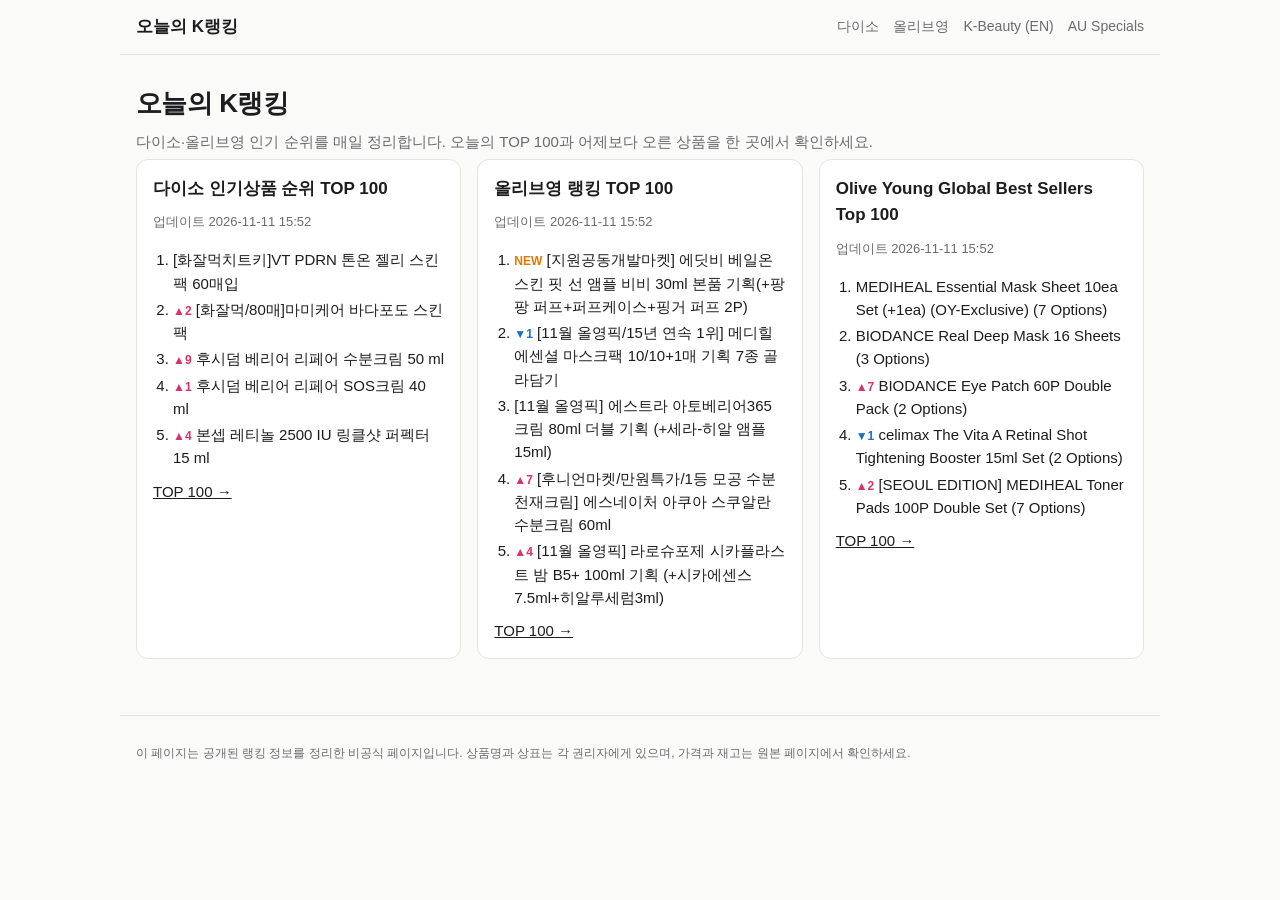
<file: docs/index.html>
<!doctype html>
<html lang="ko"><head><meta charset="utf-8">
<meta name="viewport" content="width=device-width,initial-scale=1">
<meta name="google-site-verification" content="ddOe3T7hgUrxZfu9wyzTWHohFLFt5zm6lUy1jZbl9IA">
<title>오늘의 K랭킹 | 다이소·올리브영 인기 순위 매일 업데이트</title><meta name="description" content="다이소·올리브영 인기 순위를 매일 정리합니다. 오늘의 TOP 100과 어제보다 오른 상품을 한 곳에서 확인하세요.">
<link rel="canonical" href="https://experimory-crypto.github.io/k-ranking/">
<meta property="og:title" content="오늘의 K랭킹 | 다이소·올리브영 인기 순위 매일 업데이트"><meta property="og:description" content="다이소·올리브영 인기 순위를 매일 정리합니다. 오늘의 TOP 100과 어제보다 오른 상품을 한 곳에서 확인하세요.">
<meta property="og:type" content="website"><meta property="og:url" content="https://experimory-crypto.github.io/k-ranking/">
<link rel="stylesheet" href="style.css"><script data-goatcounter="https://k-ranking.goatcounter.com/count" async src="//gc.zgo.at/count.js"></script></head><body>
<header class="top"><a class="logo" href="index.html">오늘의 K랭킹</a>
<nav><a href="daiso.html">다이소</a><a href="oliveyoung.html">올리브영</a><a href="en/k-beauty-best-sellers.html">K-Beauty (EN)</a><a href="au/index.html">AU Specials</a></nav></header>
<main>
<h1>오늘의 K랭킹</h1><p class="lead">다이소·올리브영 인기 순위를 매일 정리합니다. 오늘의 TOP 100과 어제보다 오른 상품을 한 곳에서 확인하세요.</p><div class="grid">
<section class="card"><h2><a href="daiso.html">다이소 인기상품 순위 TOP 100</a></h2><p class="meta">업데이트 2026-11-11 15:52</p><ol><li>[화잘먹치트키]VT PDRN 톤온 젤리 스킨팩 60매입</li><li><span class="chg up">▲2</span> [화잘먹/80매]마미케어 바다포도 스킨팩</li><li><span class="chg up">▲9</span> 후시덤 베리어 리페어 수분크림 50 ml</li><li><span class="chg up">▲1</span> 후시덤 베리어 리페어 SOS크림 40 ml</li><li><span class="chg up">▲4</span> 본셉 레티놀 2500 IU 링클샷 퍼펙터 15 ml</li></ol><a href="daiso.html">TOP 100 →</a></section>
<section class="card"><h2><a href="oliveyoung.html">올리브영 랭킹 TOP 100</a></h2><p class="meta">업데이트 2026-11-11 15:52</p><ol><li><span class="chg new">NEW</span> [지원공동개발마켓] 에딧비 베일온 스킨 핏 선 앰플 비비 30ml 본품 기획(+팡팡 퍼프+퍼프케이스+핑거 퍼프 2P)</li><li><span class="chg down">▼1</span> [11월 올영픽/15년 연속 1위] 메디힐 에센셜 마스크팩 10/10+1매 기획 7종 골라담기</li><li>[11월 올영픽] 에스트라 아토베리어365 크림 80ml 더블 기획 (+세라-히알 앰플 15ml)</li><li><span class="chg up">▲7</span> [후니언마켓/만원특가/1등 모공 수분천재크림] 에스네이처 아쿠아 스쿠알란 수분크림 60ml</li><li><span class="chg up">▲4</span> [11월 올영픽] 라로슈포제 시카플라스트 밤 B5+ 100ml 기획 (+시카에센스7.5ml+히알루세럼3ml)</li></ol><a href="oliveyoung.html">TOP 100 →</a></section>
<section class="card"><h2><a href="en/k-beauty-best-sellers.html">Olive Young Global Best Sellers Top 100</a></h2><p class="meta">업데이트 2026-11-11 15:52</p><ol><li>MEDIHEAL Essential Mask Sheet 10ea Set (+1ea) (OY-Exclusive) (7 Options)</li><li>BIODANCE Real Deep Mask 16 Sheets (3 Options)</li><li><span class="chg up">▲7</span> BIODANCE Eye Patch 60P Double Pack (2 Options)</li><li><span class="chg down">▼1</span> celimax The Vita A Retinal Shot Tightening Booster 15ml Set (2 Options)</li><li><span class="chg up">▲2</span> [SEOUL EDITION] MEDIHEAL Toner Pads 100P Double Set (7 Options)</li></ol><a href="en/k-beauty-best-sellers.html">TOP 100 →</a></section>
</div>
</main><footer><p>이 페이지는 공개된 랭킹 정보를 정리한 비공식 페이지입니다. 상품명과 상표는 각 권리자에게 있으며, 가격과 재고는 원본 페이지에서 확인하세요.</p></footer>
<script>
const q=document.getElementById('q');if(q){q.addEventListener('input',()=>{const v=q.value.trim().toLowerCase();
document.querySelectorAll('tbody tr').forEach(r=>{r.style.display=!v||r.dataset.q.includes(v)?'':'none'})})}
</script></body></html>
</file>
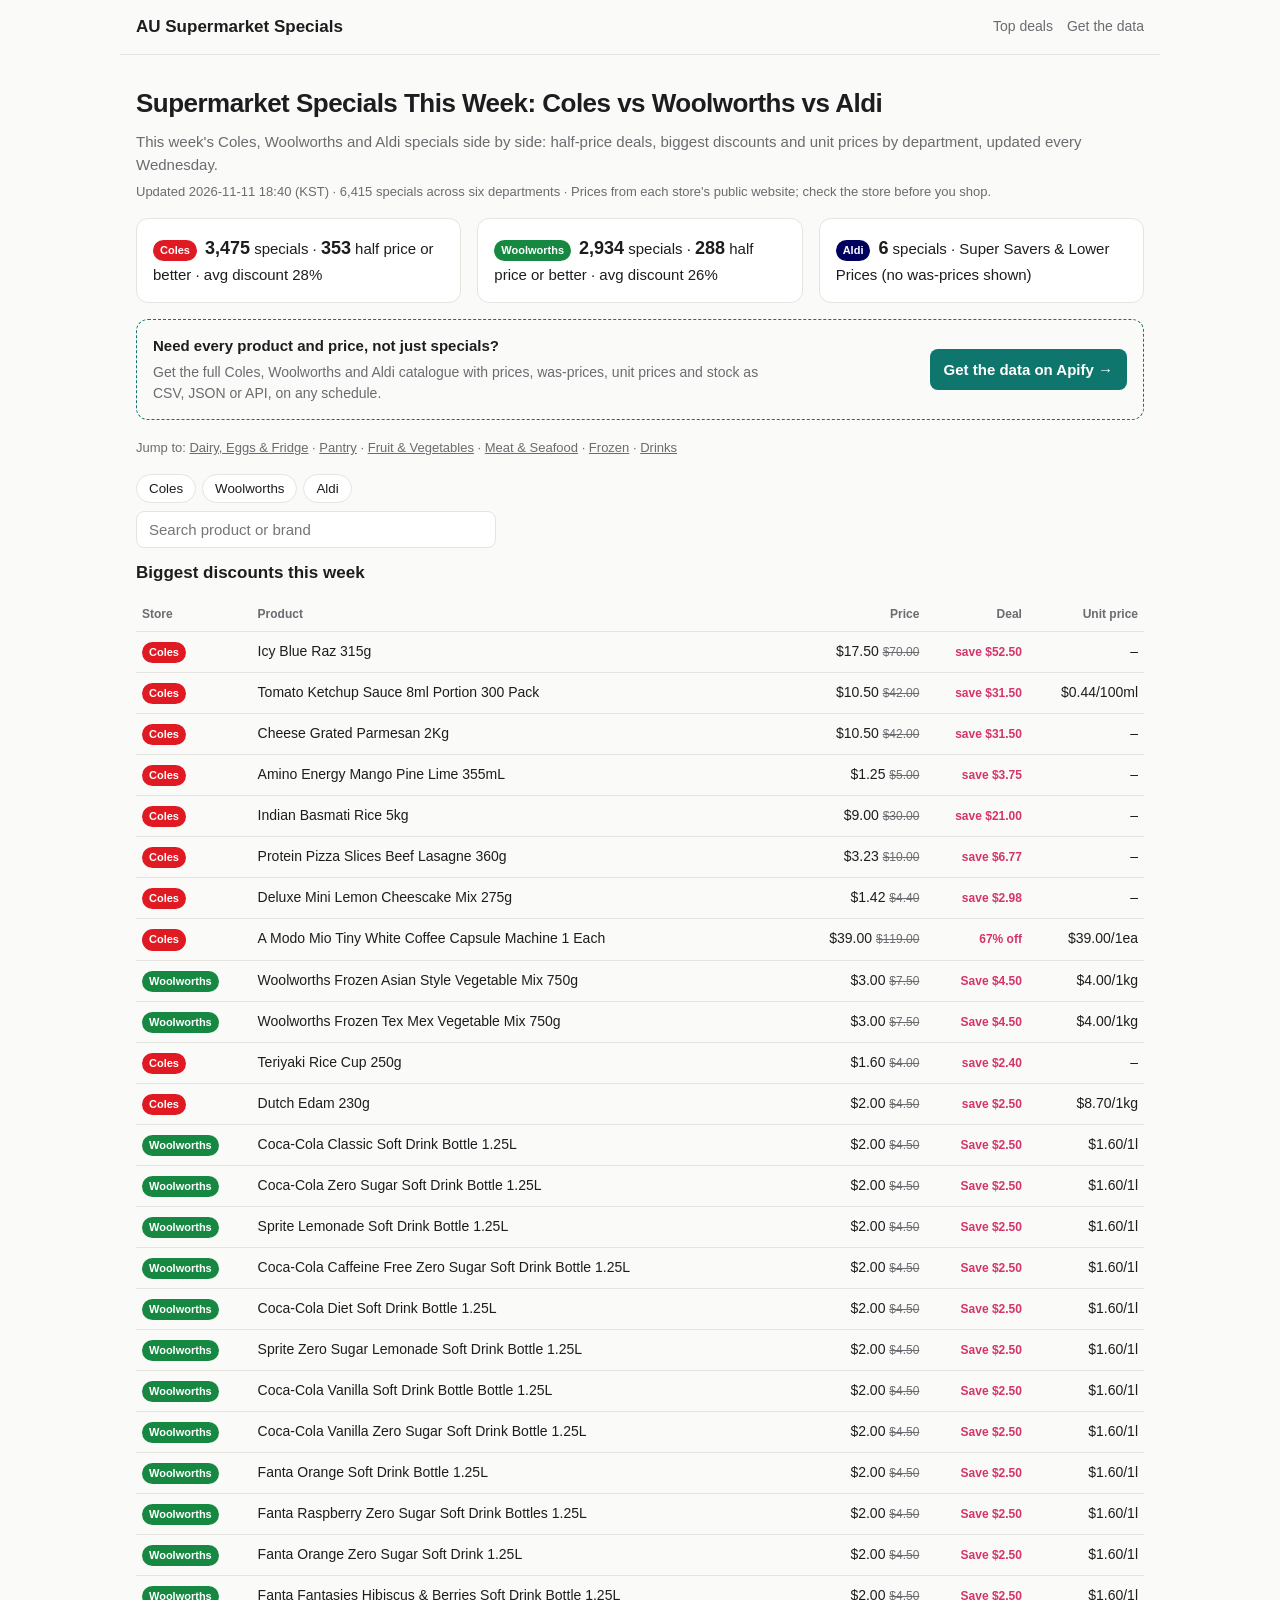
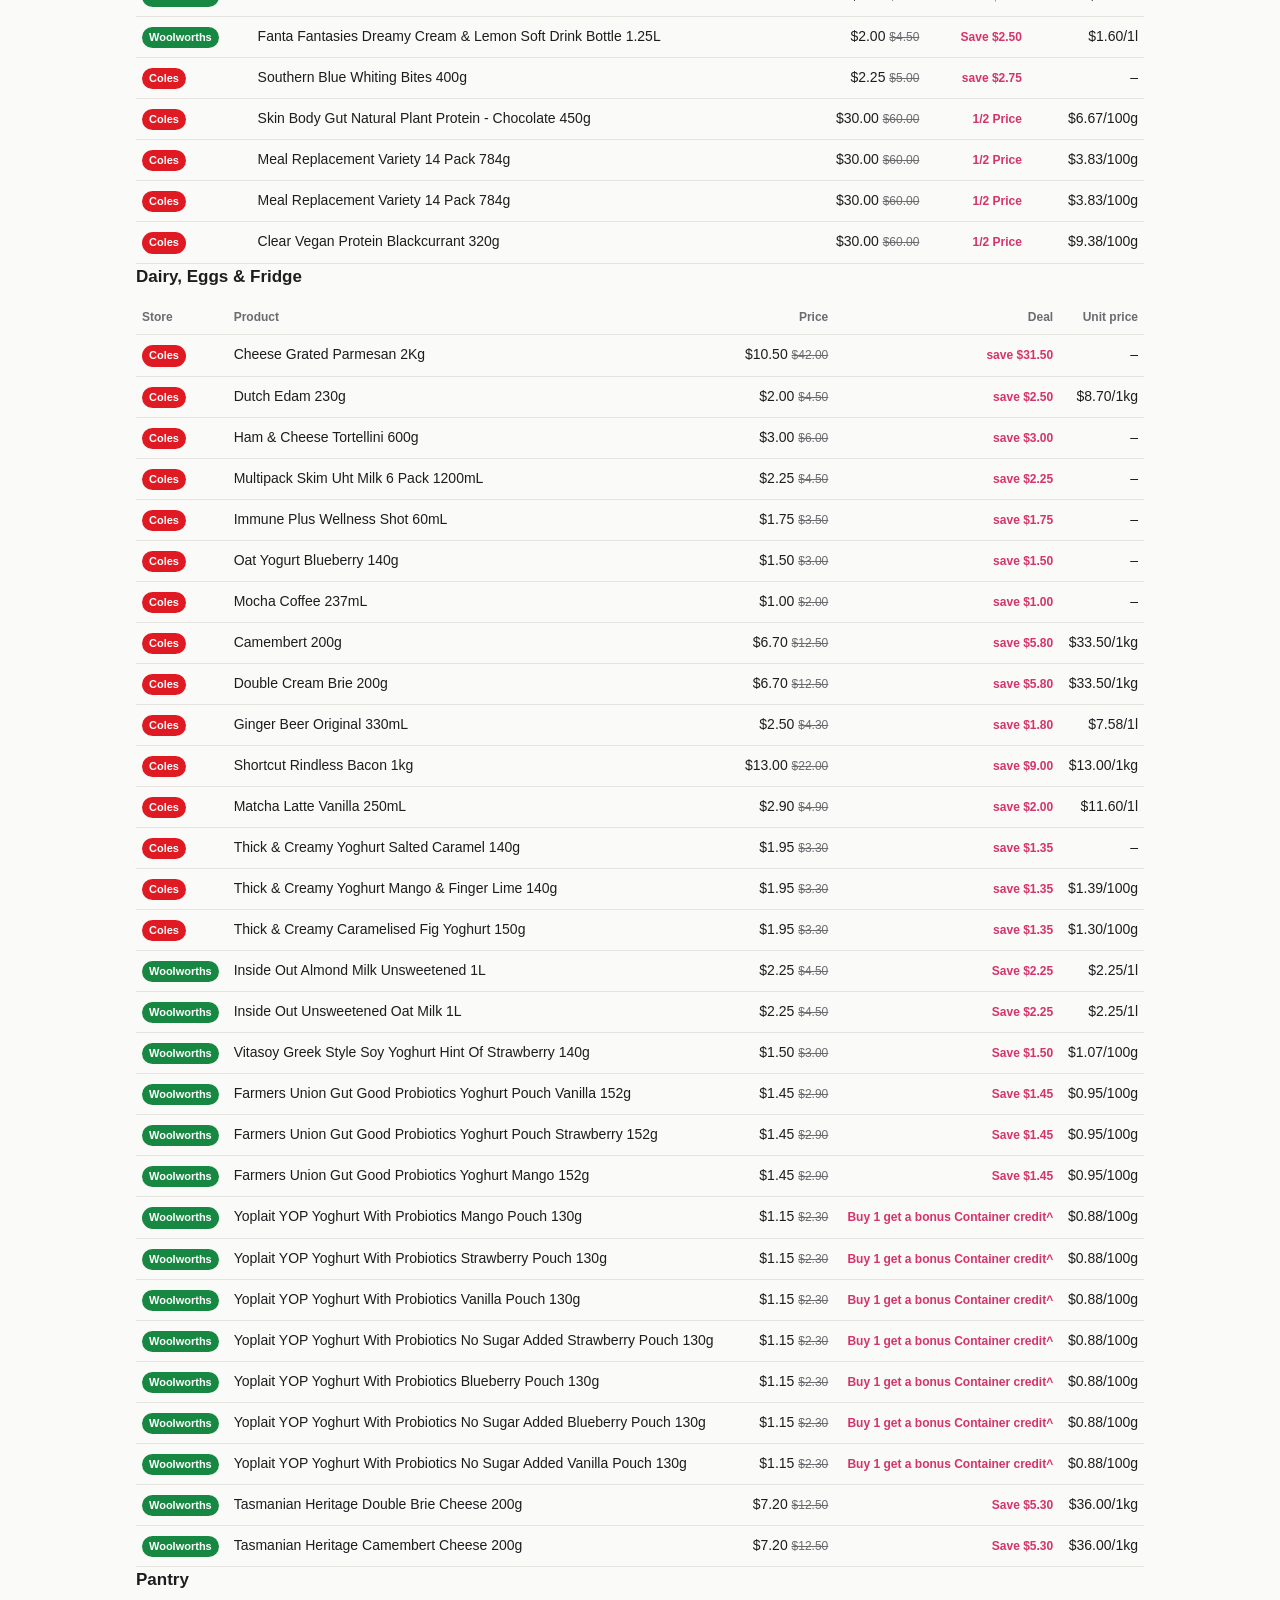
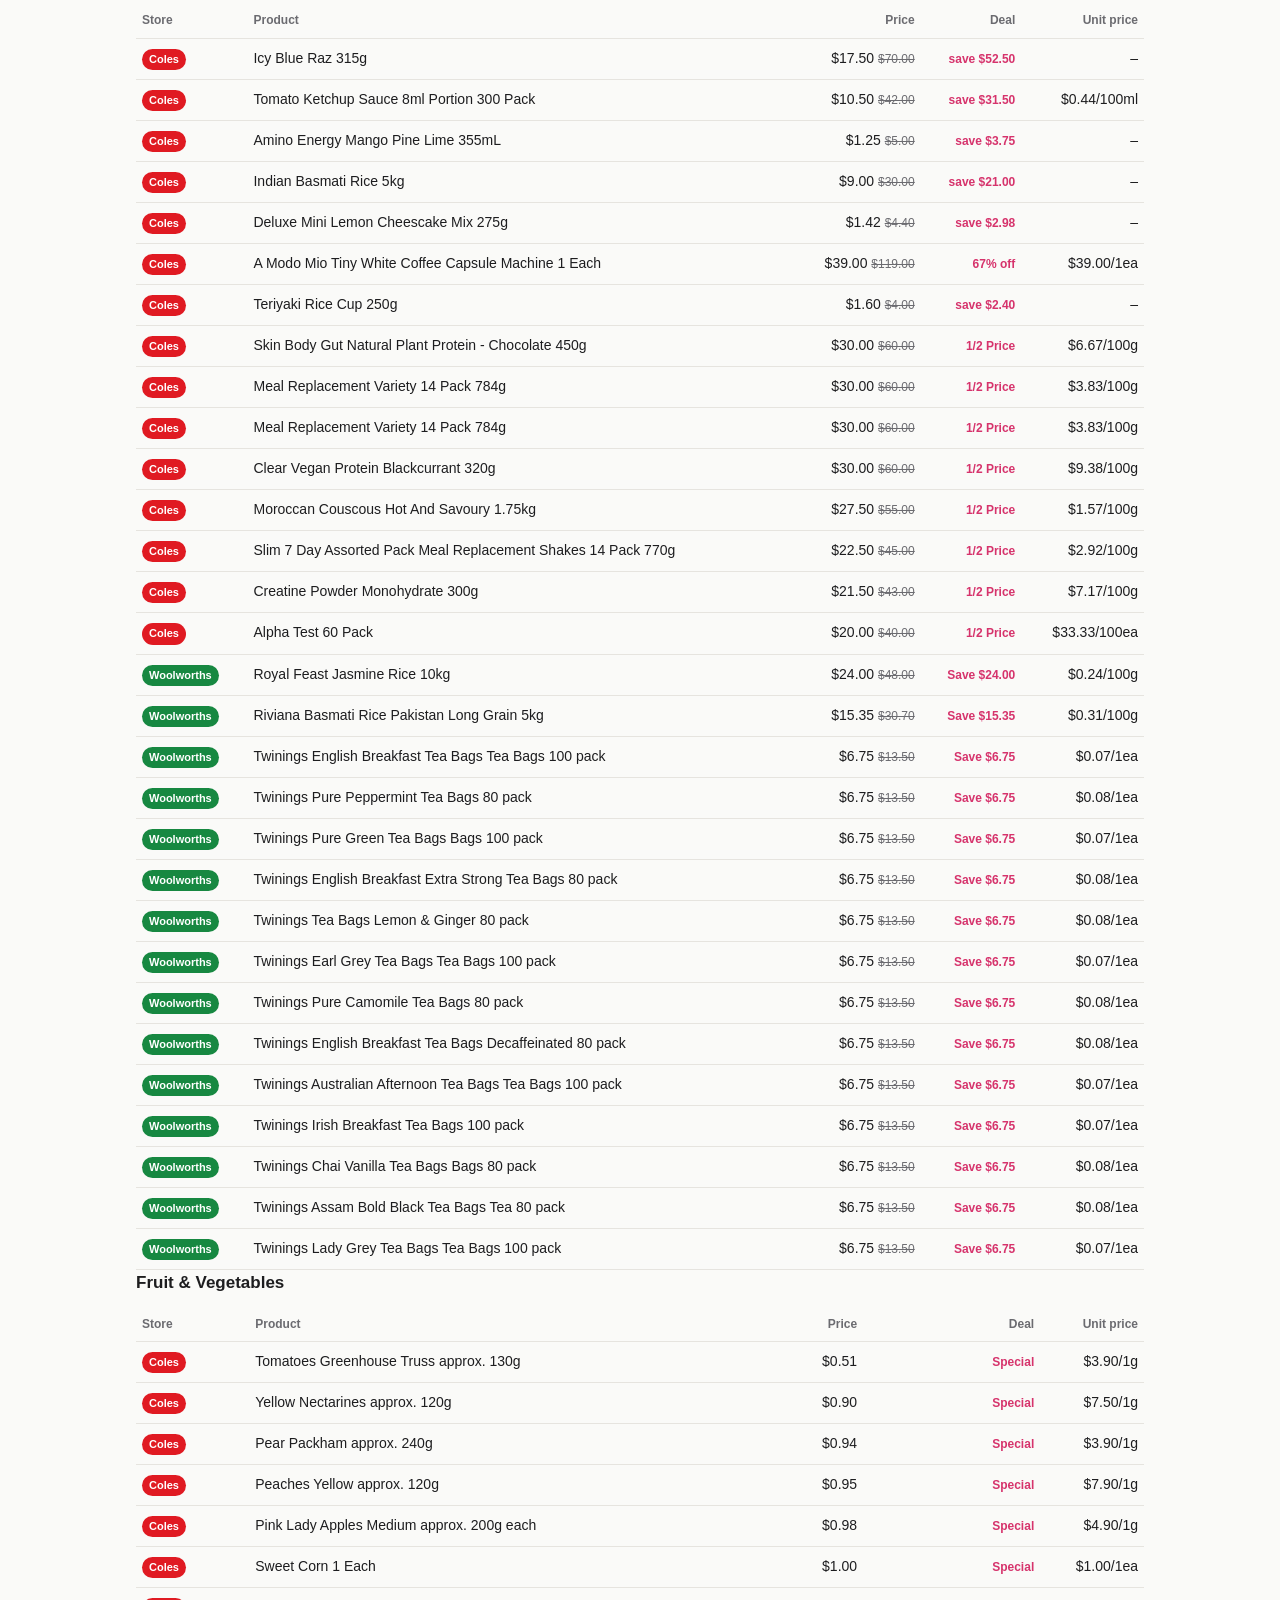
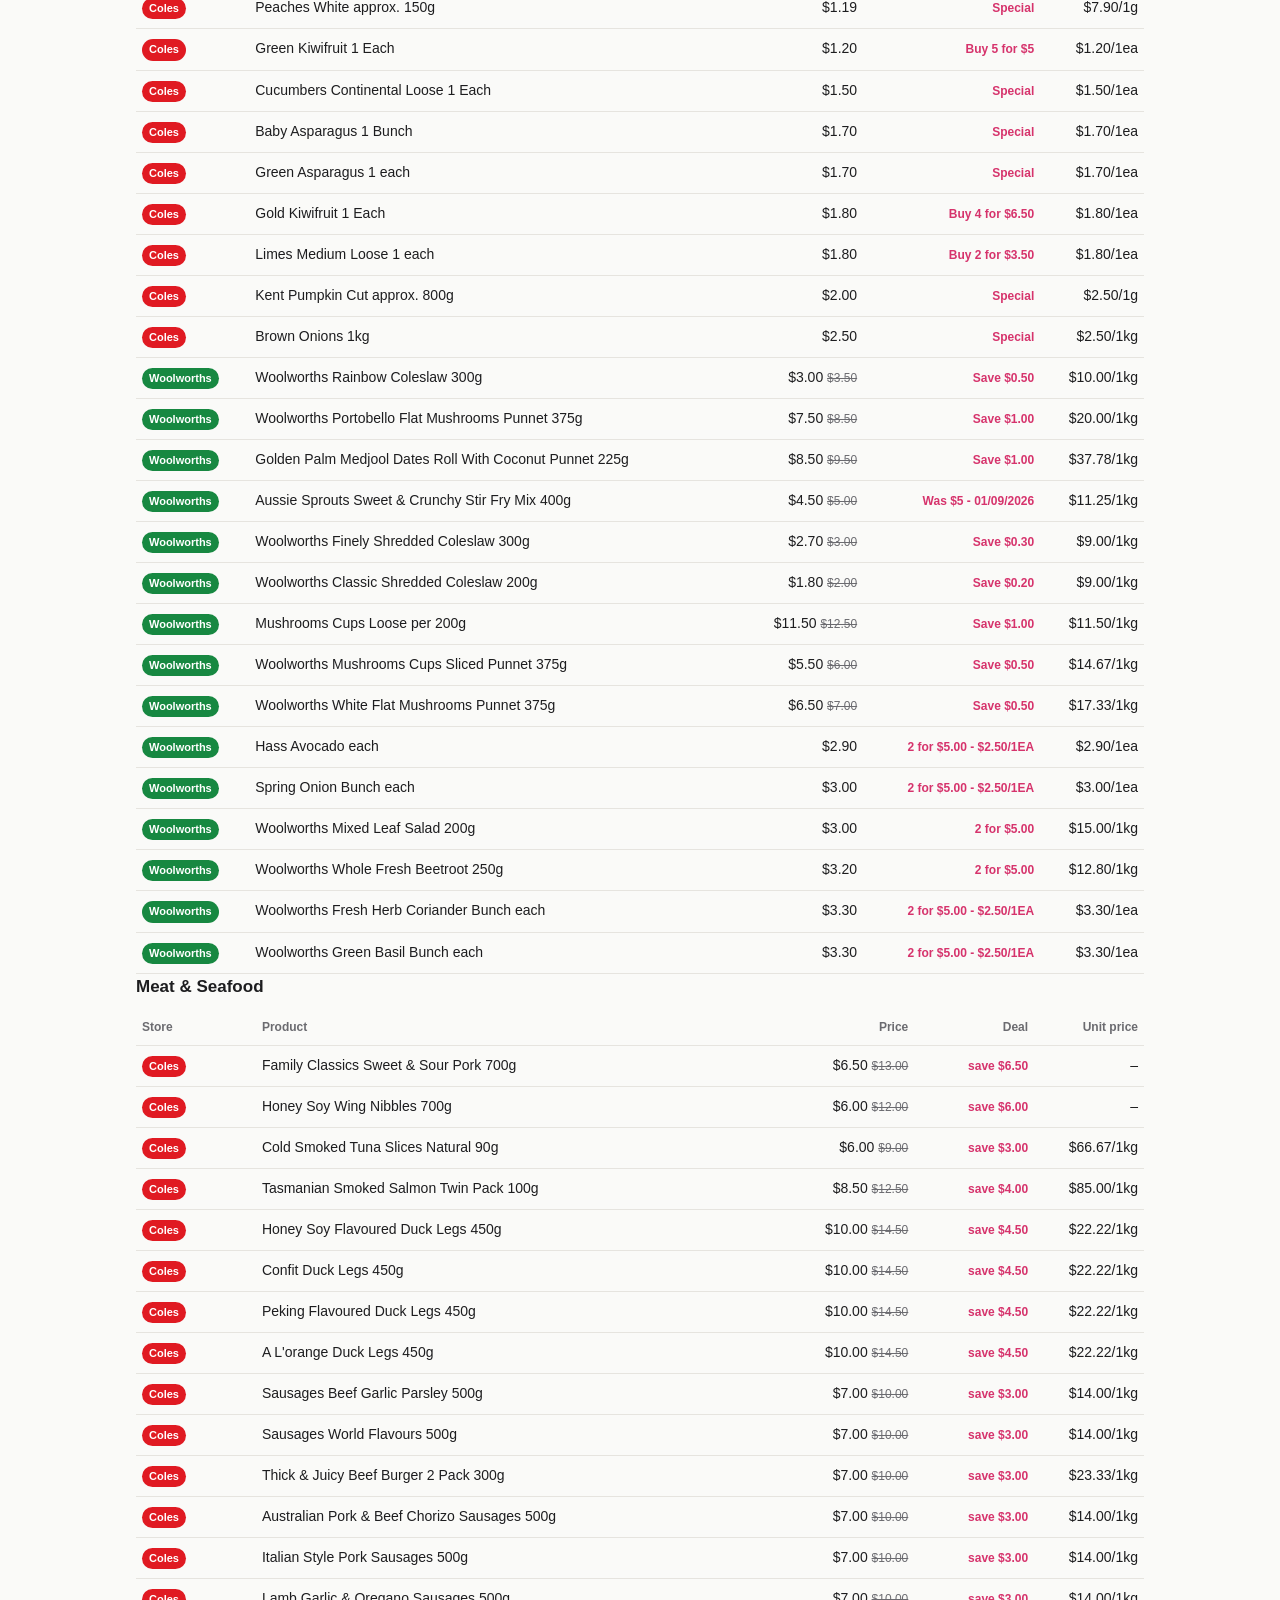
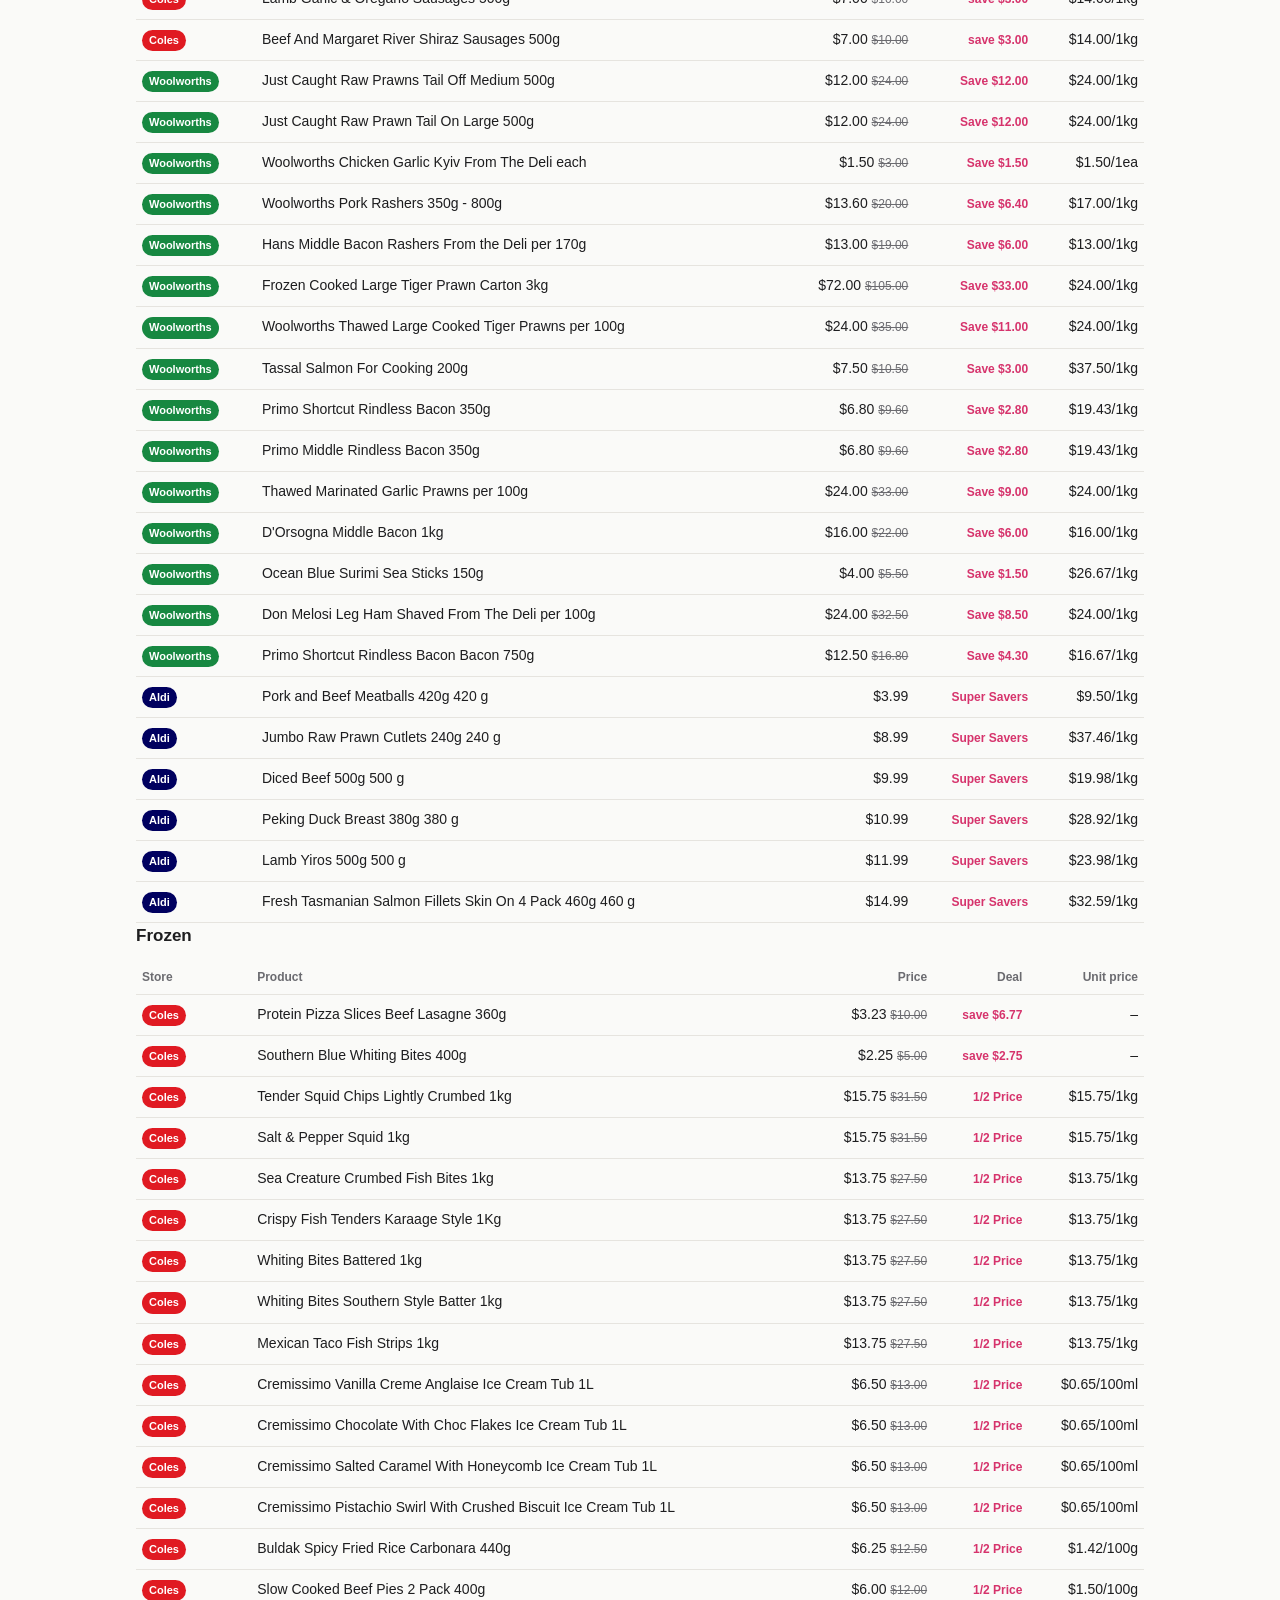
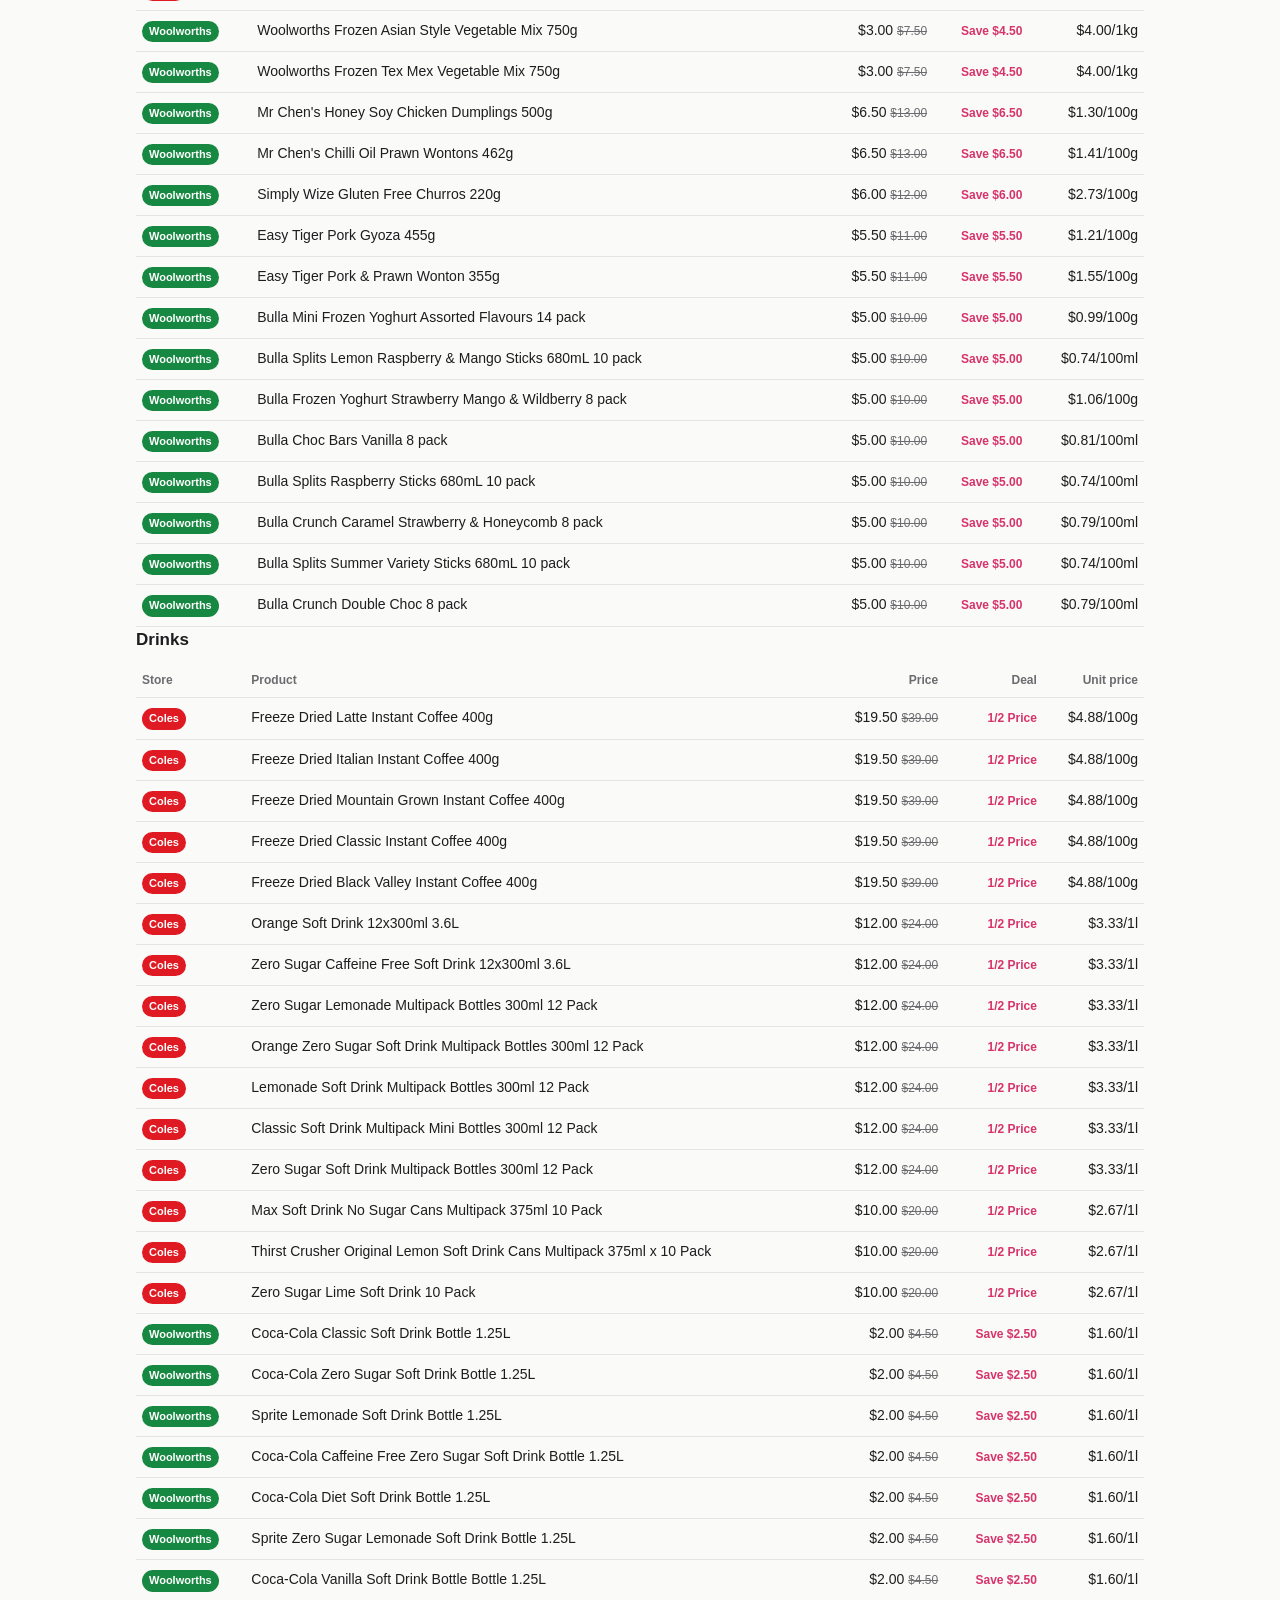
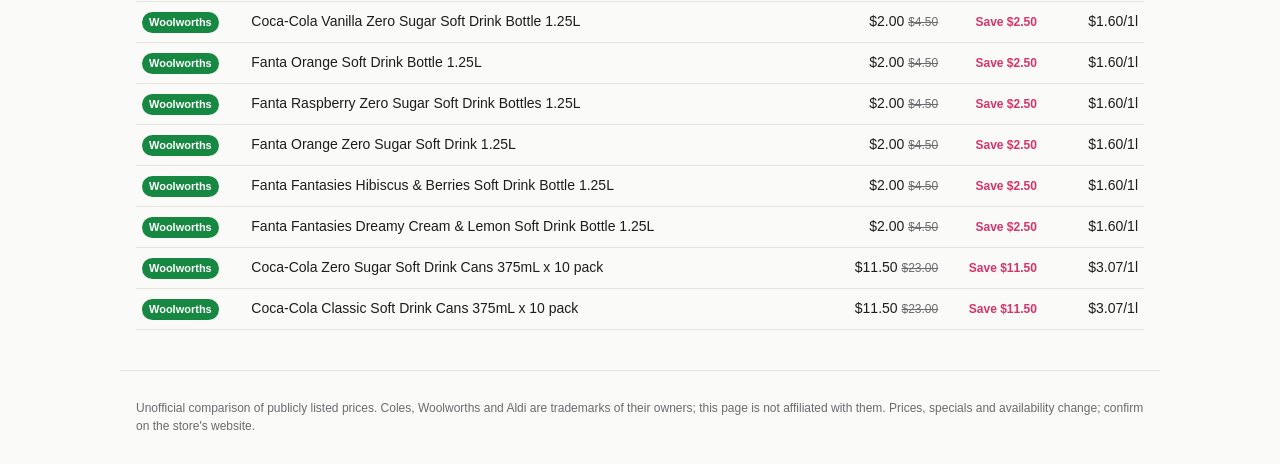
<file: docs/au/index.html>
<!doctype html>
<html lang="en-AU"><head><meta charset="utf-8">
<meta name="viewport" content="width=device-width,initial-scale=1">
<title>Supermarket Specials This Week: Coles vs Woolworths vs Aldi</title><meta name="description" content="This week&#x27;s Coles, Woolworths and Aldi specials side by side: half-price deals, biggest discounts and unit prices by department, updated every Wednesday.">
<meta property="og:title" content="Supermarket Specials This Week: Coles vs Woolworths vs Aldi"><meta property="og:description" content="This week&#x27;s Coles, Woolworths and Aldi specials side by side: half-price deals, biggest discounts and unit prices by department, updated every Wednesday.">
<link rel="stylesheet" href="../style.css"><meta name="google-site-verification" content="ddOe3T7hgUrxZfu9wyzTWHohFLFt5zm6lUy1jZbl9IA"><script data-goatcounter="https://k-ranking.goatcounter.com/count" async src="//gc.zgo.at/count.js"></script>
<script type="application/ld+json">{"@context": "https://schema.org", "@type": "ItemList", "name": "Supermarket Specials This Week: Coles vs Woolworths vs Aldi", "itemListElement": [{"@type": "ListItem", "position": 1, "name": "Icy Blue Raz", "url": "https://www.coles.com.au/product/a-b-e-all-black-everything-icy-blue-raz-315g-8564848"}, {"@type": "ListItem", "position": 2, "name": "Tomato Ketchup Sauce 8ml Portion", "url": "https://www.coles.com.au/product/heinz-tomato-ketchup-sauce-8ml-portion-300-pack-1138681"}, {"@type": "ListItem", "position": 3, "name": "Cheese Grated Parmesan", "url": "https://www.coles.com.au/product/universal-cheese-grated-parmesan-2kg-1518842"}, {"@type": "ListItem", "position": 4, "name": "Amino Energy Mango Pine Lime", "url": "https://www.coles.com.au/product/optimum-nutrition-amino-energy-mango-pine-lime-355ml-8956983"}, {"@type": "ListItem", "position": 5, "name": "Indian Basmati Rice", "url": "https://www.coles.com.au/product/sungold-indian-basmati-rice-5kg-1083717"}, {"@type": "ListItem", "position": 6, "name": "Protein Pizza Slices Beef Lasagne", "url": "https://www.coles.com.au/product/fropro-protein-pizza-slices-beef-lasagne-360g-1142022"}, {"@type": "ListItem", "position": 7, "name": "Deluxe Mini Lemon Cheescake Mix", "url": "https://www.coles.com.au/product/greens-deluxe-mini-lemon-cheescake-mix-275g-5554407"}, {"@type": "ListItem", "position": 8, "name": "A Modo Mio Tiny White Coffee Capsule Machine", "url": "https://www.coles.com.au/product/lavazza-a-modo-mio-tiny-white-coffee-capsule-machine-1-each-1003261"}, {"@type": "ListItem", "position": 9, "name": "Woolworths Frozen Asian Style Vegetable Mix", "url": "https://www.woolworths.com.au/shop/productdetails/6000579/woolworths-frozen-asian-style-vegetable-mix"}, {"@type": "ListItem", "position": 10, "name": "Woolworths Frozen Tex Mex Vegetable Mix", "url": "https://www.woolworths.com.au/shop/productdetails/6000578/woolworths-frozen-tex-mex-vegetable-mix"}]}</script>
<style>.st{display:inline-block;font-size:11px;font-weight:700;padding:2px 7px;border-radius:999px;color:#fff;white-space:nowrap}
.st-coles{background:#e01a22}.st-woolworths{background:#178841}.st-aldi{background:#00005f}
.stat b{font-size:18px}.stat .st{margin-right:8px}s{color:var(--mut);font-size:12px}
.filters button{border:1px solid var(--line);background:var(--card);color:var(--fg);border-radius:999px;padding:6px 12px;margin:0 6px 8px 0;cursor:pointer}
.filters button.on{background:var(--acc);color:#fff;border-color:var(--acc)}</style>
</head><body>
<header class="top"><a class="logo" href="index.html">AU Supermarket Specials</a><nav><a href="#top-deals">Top deals</a><a href="https://apify.com/magenta_courser/australia-supermarket-prices" target="_blank" rel="noopener">Get the data</a></nav></header>
<main>
<h1>Supermarket Specials This Week: Coles vs Woolworths vs Aldi</h1><p class="lead">This week&#x27;s Coles, Woolworths and Aldi specials side by side: half-price deals, biggest discounts and unit prices by department, updated every Wednesday.</p>
<p class="meta">Updated 2026-11-11 18:40 (KST) · 6,415 specials across six departments · Prices from each store's public website; check the store before you shop.</p>
<div class="grid"><div class="card stat"><span class="st st-coles">Coles</span><b>3,475</b> specials · <b>353</b> half price or better · avg discount 28%</div><div class="card stat"><span class="st st-woolworths">Woolworths</span><b>2,934</b> specials · <b>288</b> half price or better · avg discount 26%</div><div class="card stat"><span class="st st-aldi">Aldi</span><b>6</b> specials · Super Savers &amp; Lower Prices (no was-prices shown)</div></div>
<section class="cta"><div><strong>Need every product and price, not just specials?</strong><p>Get the full Coles, Woolworths and Aldi catalogue with prices, was-prices, unit prices and stock as CSV, JSON or API, on any schedule.</p></div><a class="btn" href="https://apify.com/magenta_courser/australia-supermarket-prices" target="_blank" rel="noopener">Get the data on Apify →</a></section>
<p class="meta">Jump to: <a href="#dairy-eggs-fridge">Dairy, Eggs & Fridge</a> · <a href="#pantry">Pantry</a> · <a href="#fruit-vegetables">Fruit & Vegetables</a> · <a href="#meat-seafood">Meat & Seafood</a> · <a href="#frozen">Frozen</a> · <a href="#drinks">Drinks</a></p>
<div class="filters"><button data-f="coles">Coles</button><button data-f="woolworths">Woolworths</button><button data-f="aldi">Aldi</button></div>
<input id="q" type="search" placeholder="Search product or brand" aria-label="Search product or brand">
<section id="top-deals"><h2>Biggest discounts this week</h2><div class="tbl"><table><thead><tr><th>Store</th><th>Product</th><th class="num">Price</th><th class="num">Deal</th><th class="num hide-s">Unit price</th></tr></thead><tbody><tr data-s="coles" data-q="a.b.e all black everything icy blue raz"><td><span class="st st-coles">Coles</span></td><td class="it"><a href="https://www.coles.com.au/product/a-b-e-all-black-everything-icy-blue-raz-315g-8564848" rel="nofollow noopener" target="_blank">Icy Blue Raz 315g</a></td><td class="num">$17.50 <s>$70.00</s></td><td class="num"><span class="disc">save $52.50</span></td><td class="num hide-s">–</td></tr><tr data-s="coles" data-q="heinz tomato ketchup sauce 8ml portion"><td><span class="st st-coles">Coles</span></td><td class="it"><a href="https://www.coles.com.au/product/heinz-tomato-ketchup-sauce-8ml-portion-300-pack-1138681" rel="nofollow noopener" target="_blank">Tomato Ketchup Sauce 8ml Portion 300 Pack</a></td><td class="num">$10.50 <s>$42.00</s></td><td class="num"><span class="disc">save $31.50</span></td><td class="num hide-s">$0.44/100ml</td></tr><tr data-s="coles" data-q="universal cheese grated parmesan"><td><span class="st st-coles">Coles</span></td><td class="it"><a href="https://www.coles.com.au/product/universal-cheese-grated-parmesan-2kg-1518842" rel="nofollow noopener" target="_blank">Cheese Grated Parmesan 2Kg</a></td><td class="num">$10.50 <s>$42.00</s></td><td class="num"><span class="disc">save $31.50</span></td><td class="num hide-s">–</td></tr><tr data-s="coles" data-q="optimum nutrition amino energy mango pine lime"><td><span class="st st-coles">Coles</span></td><td class="it"><a href="https://www.coles.com.au/product/optimum-nutrition-amino-energy-mango-pine-lime-355ml-8956983" rel="nofollow noopener" target="_blank">Amino Energy Mango Pine Lime 355mL</a></td><td class="num">$1.25 <s>$5.00</s></td><td class="num"><span class="disc">save $3.75</span></td><td class="num hide-s">–</td></tr><tr data-s="coles" data-q="sungold indian basmati rice"><td><span class="st st-coles">Coles</span></td><td class="it"><a href="https://www.coles.com.au/product/sungold-indian-basmati-rice-5kg-1083717" rel="nofollow noopener" target="_blank">Indian Basmati Rice 5kg</a></td><td class="num">$9.00 <s>$30.00</s></td><td class="num"><span class="disc">save $21.00</span></td><td class="num hide-s">–</td></tr><tr data-s="coles" data-q="fropro protein pizza slices beef lasagne"><td><span class="st st-coles">Coles</span></td><td class="it"><a href="https://www.coles.com.au/product/fropro-protein-pizza-slices-beef-lasagne-360g-1142022" rel="nofollow noopener" target="_blank">Protein Pizza Slices Beef Lasagne 360g</a></td><td class="num">$3.23 <s>$10.00</s></td><td class="num"><span class="disc">save $6.77</span></td><td class="num hide-s">–</td></tr><tr data-s="coles" data-q="greens deluxe mini lemon cheescake mix"><td><span class="st st-coles">Coles</span></td><td class="it"><a href="https://www.coles.com.au/product/greens-deluxe-mini-lemon-cheescake-mix-275g-5554407" rel="nofollow noopener" target="_blank">Deluxe Mini Lemon Cheescake Mix 275g</a></td><td class="num">$1.42 <s>$4.40</s></td><td class="num"><span class="disc">save $2.98</span></td><td class="num hide-s">–</td></tr><tr data-s="coles" data-q="lavazza a modo mio tiny white coffee capsule machine"><td><span class="st st-coles">Coles</span></td><td class="it"><a href="https://www.coles.com.au/product/lavazza-a-modo-mio-tiny-white-coffee-capsule-machine-1-each-1003261" rel="nofollow noopener" target="_blank">A Modo Mio Tiny White Coffee Capsule Machine 1 Each</a></td><td class="num">$39.00 <s>$119.00</s></td><td class="num"><span class="disc">67% off</span></td><td class="num hide-s">$39.00/1ea</td></tr><tr data-s="woolworths" data-q="woolworths woolworths frozen asian style vegetable mix"><td><span class="st st-woolworths">Woolworths</span></td><td class="it"><a href="https://www.woolworths.com.au/shop/productdetails/6000579/woolworths-frozen-asian-style-vegetable-mix" rel="nofollow noopener" target="_blank">Woolworths Frozen Asian Style Vegetable Mix 750g</a></td><td class="num">$3.00 <s>$7.50</s></td><td class="num"><span class="disc">Save $4.50</span></td><td class="num hide-s">$4.00/1kg</td></tr><tr data-s="woolworths" data-q="woolworths woolworths frozen tex mex vegetable mix"><td><span class="st st-woolworths">Woolworths</span></td><td class="it"><a href="https://www.woolworths.com.au/shop/productdetails/6000578/woolworths-frozen-tex-mex-vegetable-mix" rel="nofollow noopener" target="_blank">Woolworths Frozen Tex Mex Vegetable Mix 750g</a></td><td class="num">$3.00 <s>$7.50</s></td><td class="num"><span class="disc">Save $4.50</span></td><td class="num hide-s">$4.00/1kg</td></tr><tr data-s="coles" data-q="sunrice microwave teriyaki rice cup"><td><span class="st st-coles">Coles</span></td><td class="it"><a href="https://www.coles.com.au/product/sunrice-microwave-teriyaki-rice-cup-250g-1083659" rel="nofollow noopener" target="_blank">Teriyaki Rice Cup 250g</a></td><td class="num">$1.60 <s>$4.00</s></td><td class="num"><span class="disc">save $2.40</span></td><td class="num hide-s">–</td></tr><tr data-s="coles" data-q="coles dutch edam"><td><span class="st st-coles">Coles</span></td><td class="it"><a href="https://www.coles.com.au/product/coles-dutch-edam-230g-3796380" rel="nofollow noopener" target="_blank">Dutch Edam 230g</a></td><td class="num">$2.00 <s>$4.50</s></td><td class="num"><span class="disc">save $2.50</span></td><td class="num hide-s">$8.70/1kg</td></tr><tr data-s="woolworths" data-q="coca-cola coca-cola classic  soft drink bottle"><td><span class="st st-woolworths">Woolworths</span></td><td class="it"><a href="https://www.woolworths.com.au/shop/productdetails/32731/coca-cola-classic-soft-drink-bottle" rel="nofollow noopener" target="_blank">Coca-Cola Classic  Soft Drink Bottle 1.25L</a></td><td class="num">$2.00 <s>$4.50</s></td><td class="num"><span class="disc">Save $2.50</span></td><td class="num hide-s">$1.60/1l</td></tr><tr data-s="woolworths" data-q="coca-cola coca-cola zero sugar soft drink bottle"><td><span class="st st-woolworths">Woolworths</span></td><td class="it"><a href="https://www.woolworths.com.au/shop/productdetails/623034/coca-cola-zero-sugar-soft-drink-bottle" rel="nofollow noopener" target="_blank">Coca-Cola Zero Sugar Soft Drink Bottle 1.25L</a></td><td class="num">$2.00 <s>$4.50</s></td><td class="num"><span class="disc">Save $2.50</span></td><td class="num hide-s">$1.60/1l</td></tr><tr data-s="woolworths" data-q="sprite sprite lemonade soft drink bottle"><td><span class="st st-woolworths">Woolworths</span></td><td class="it"><a href="https://www.woolworths.com.au/shop/productdetails/95325/sprite-lemonade-soft-drink-bottle" rel="nofollow noopener" target="_blank">Sprite Lemonade Soft Drink Bottle 1.25L</a></td><td class="num">$2.00 <s>$4.50</s></td><td class="num"><span class="disc">Save $2.50</span></td><td class="num hide-s">$1.60/1l</td></tr><tr data-s="woolworths" data-q="coca-cola coca-cola caffeine free zero sugar soft drink bottle"><td><span class="st st-woolworths">Woolworths</span></td><td class="it"><a href="https://www.woolworths.com.au/shop/productdetails/137848/coca-cola-caffeine-free-zero-sugar-soft-drink-bottle" rel="nofollow noopener" target="_blank">Coca-Cola Caffeine Free Zero Sugar Soft Drink Bottle 1.25L</a></td><td class="num">$2.00 <s>$4.50</s></td><td class="num"><span class="disc">Save $2.50</span></td><td class="num hide-s">$1.60/1l</td></tr><tr data-s="woolworths" data-q="coca-cola coca-cola diet soft drink bottle"><td><span class="st st-woolworths">Woolworths</span></td><td class="it"><a href="https://www.woolworths.com.au/shop/productdetails/94493/coca-cola-diet-soft-drink-bottle" rel="nofollow noopener" target="_blank">Coca-Cola Diet Soft Drink Bottle 1.25L</a></td><td class="num">$2.00 <s>$4.50</s></td><td class="num"><span class="disc">Save $2.50</span></td><td class="num hide-s">$1.60/1l</td></tr><tr data-s="woolworths" data-q="sprite sprite zero sugar lemonade soft drink bottle"><td><span class="st st-woolworths">Woolworths</span></td><td class="it"><a href="https://www.woolworths.com.au/shop/productdetails/62170/sprite-zero-sugar-lemonade-soft-drink-bottle" rel="nofollow noopener" target="_blank">Sprite Zero Sugar Lemonade Soft Drink Bottle 1.25L</a></td><td class="num">$2.00 <s>$4.50</s></td><td class="num"><span class="disc">Save $2.50</span></td><td class="num hide-s">$1.60/1l</td></tr><tr data-s="woolworths" data-q="coca-cola coca-cola vanilla  soft drink bottle bottle"><td><span class="st st-woolworths">Woolworths</span></td><td class="it"><a href="https://www.woolworths.com.au/shop/productdetails/180941/coca-cola-vanilla-soft-drink-bottle-bottle" rel="nofollow noopener" target="_blank">Coca-Cola Vanilla  Soft Drink Bottle Bottle 1.25L</a></td><td class="num">$2.00 <s>$4.50</s></td><td class="num"><span class="disc">Save $2.50</span></td><td class="num hide-s">$1.60/1l</td></tr><tr data-s="woolworths" data-q="coca-cola coca-cola vanilla zero sugar soft drink bottle"><td><span class="st st-woolworths">Woolworths</span></td><td class="it"><a href="https://www.woolworths.com.au/shop/productdetails/803078/coca-cola-vanilla-zero-sugar-soft-drink-bottle" rel="nofollow noopener" target="_blank">Coca-Cola Vanilla Zero Sugar Soft Drink Bottle 1.25L</a></td><td class="num">$2.00 <s>$4.50</s></td><td class="num"><span class="disc">Save $2.50</span></td><td class="num hide-s">$1.60/1l</td></tr><tr data-s="woolworths" data-q="fanta fanta orange soft drink bottle"><td><span class="st st-woolworths">Woolworths</span></td><td class="it"><a href="https://www.woolworths.com.au/shop/productdetails/32812/fanta-orange-soft-drink-bottle" rel="nofollow noopener" target="_blank">Fanta Orange Soft Drink Bottle 1.25L</a></td><td class="num">$2.00 <s>$4.50</s></td><td class="num"><span class="disc">Save $2.50</span></td><td class="num hide-s">$1.60/1l</td></tr><tr data-s="woolworths" data-q="fanta fanta raspberry zero sugar soft drink bottles"><td><span class="st st-woolworths">Woolworths</span></td><td class="it"><a href="https://www.woolworths.com.au/shop/productdetails/221678/fanta-raspberry-zero-sugar-soft-drink-bottles" rel="nofollow noopener" target="_blank">Fanta Raspberry Zero Sugar Soft Drink Bottles 1.25L</a></td><td class="num">$2.00 <s>$4.50</s></td><td class="num"><span class="disc">Save $2.50</span></td><td class="num hide-s">$1.60/1l</td></tr><tr data-s="woolworths" data-q="fanta fanta orange zero sugar soft drink"><td><span class="st st-woolworths">Woolworths</span></td><td class="it"><a href="https://www.woolworths.com.au/shop/productdetails/6049732/fanta-orange-zero-sugar-soft-drink" rel="nofollow noopener" target="_blank">Fanta Orange Zero Sugar Soft Drink 1.25L</a></td><td class="num">$2.00 <s>$4.50</s></td><td class="num"><span class="disc">Save $2.50</span></td><td class="num hide-s">$1.60/1l</td></tr><tr data-s="woolworths" data-q="fanta fanta fantasies hibiscus &amp; berries soft drink bottle"><td><span class="st st-woolworths">Woolworths</span></td><td class="it"><a href="https://www.woolworths.com.au/shop/productdetails/6081872/fanta-fantasies-hibiscus-berries-soft-drink-bottle" rel="nofollow noopener" target="_blank">Fanta Fantasies Hibiscus &amp; Berries Soft Drink Bottle 1.25L</a></td><td class="num">$2.00 <s>$4.50</s></td><td class="num"><span class="disc">Save $2.50</span></td><td class="num hide-s">$1.60/1l</td></tr><tr data-s="woolworths" data-q="fanta fanta fantasies dreamy cream &amp; lemon soft drink bottle"><td><span class="st st-woolworths">Woolworths</span></td><td class="it"><a href="https://www.woolworths.com.au/shop/productdetails/6081781/fanta-fantasies-dreamy-cream-lemon-soft-drink-bottle" rel="nofollow noopener" target="_blank">Fanta Fantasies Dreamy Cream &amp; Lemon Soft Drink Bottle 1.25L</a></td><td class="num">$2.00 <s>$4.50</s></td><td class="num"><span class="disc">Save $2.50</span></td><td class="num hide-s">$1.60/1l</td></tr><tr data-s="coles" data-q="sealord southern blue whiting bites"><td><span class="st st-coles">Coles</span></td><td class="it"><a href="https://www.coles.com.au/product/sealord-southern-blue-whiting-bites-400g-7173776" rel="nofollow noopener" target="_blank">Southern Blue Whiting Bites 400g</a></td><td class="num">$2.25 <s>$5.00</s></td><td class="num"><span class="disc">save $2.75</span></td><td class="num hide-s">–</td></tr><tr data-s="coles" data-q="inca organics skin body gut natural plant protein - chocolate"><td><span class="st st-coles">Coles</span></td><td class="it"><a href="https://www.coles.com.au/product/inca-organics-skin-body-gut-natural-plant-protein-chocolate-450g-8096331" rel="nofollow noopener" target="_blank">Skin Body Gut Natural Plant Protein - Chocolate 450g</a></td><td class="num">$30.00 <s>$60.00</s></td><td class="num"><span class="disc">1/2 Price</span></td><td class="num hide-s">$6.67/100g</td></tr><tr data-s="coles" data-q="the man shake meal replacement variety 14 pack"><td><span class="st st-coles">Coles</span></td><td class="it"><a href="https://www.coles.com.au/product/the-man-shake-meal-replacement-variety-14-pack-784g-4791214" rel="nofollow noopener" target="_blank">Meal Replacement Variety 14 Pack 784g</a></td><td class="num">$30.00 <s>$60.00</s></td><td class="num"><span class="disc">1/2 Price</span></td><td class="num hide-s">$3.83/100g</td></tr><tr data-s="coles" data-q="the lady shake meal replacement variety 14 pack"><td><span class="st st-coles">Coles</span></td><td class="it"><a href="https://www.coles.com.au/product/the-lady-shake-meal-replacement-variety-14-pack-784g-4791225" rel="nofollow noopener" target="_blank">Meal Replacement Variety 14 Pack 784g</a></td><td class="num">$30.00 <s>$60.00</s></td><td class="num"><span class="disc">1/2 Price</span></td><td class="num hide-s">$3.83/100g</td></tr><tr data-s="coles" data-q="myvegan clear vegan protein blackcurrant"><td><span class="st st-coles">Coles</span></td><td class="it"><a href="https://www.coles.com.au/product/myvegan-clear-vegan-protein-blackcurrant-320g-8914611" rel="nofollow noopener" target="_blank">Clear Vegan Protein Blackcurrant 320g</a></td><td class="num">$30.00 <s>$60.00</s></td><td class="num"><span class="disc">1/2 Price</span></td><td class="num hide-s">$9.38/100g</td></tr></tbody></table></div></section>
<section id="dairy-eggs-fridge"><h2>Dairy, Eggs & Fridge</h2><div class="tbl"><table><thead><tr><th>Store</th><th>Product</th><th class="num">Price</th><th class="num">Deal</th><th class="num hide-s">Unit price</th></tr></thead><tbody><tr data-s="coles" data-q="universal cheese grated parmesan"><td><span class="st st-coles">Coles</span></td><td class="it"><a href="https://www.coles.com.au/product/universal-cheese-grated-parmesan-2kg-1518842" rel="nofollow noopener" target="_blank">Cheese Grated Parmesan 2Kg</a></td><td class="num">$10.50 <s>$42.00</s></td><td class="num"><span class="disc">save $31.50</span></td><td class="num hide-s">–</td></tr><tr data-s="coles" data-q="coles dutch edam"><td><span class="st st-coles">Coles</span></td><td class="it"><a href="https://www.coles.com.au/product/coles-dutch-edam-230g-3796380" rel="nofollow noopener" target="_blank">Dutch Edam 230g</a></td><td class="num">$2.00 <s>$4.50</s></td><td class="num"><span class="disc">save $2.50</span></td><td class="num hide-s">$8.70/1kg</td></tr><tr data-s="coles" data-q="coles kitchen ham &amp; cheese tortellini"><td><span class="st st-coles">Coles</span></td><td class="it"><a href="https://www.coles.com.au/product/coles-kitchen-ham-cheese-tortellini-600g-4690319" rel="nofollow noopener" target="_blank">Ham &amp; Cheese Tortellini 600g</a></td><td class="num">$3.00 <s>$6.00</s></td><td class="num"><span class="disc">save $3.00</span></td><td class="num hide-s">–</td></tr><tr data-s="coles" data-q="coles multipack skim uht milk 6 pack"><td><span class="st st-coles">Coles</span></td><td class="it"><a href="https://www.coles.com.au/product/coles-multipack-skim-uht-milk-6-pack-1200ml-8011598" rel="nofollow noopener" target="_blank">Multipack Skim Uht Milk 6 Pack 1200mL</a></td><td class="num">$2.25 <s>$4.50</s></td><td class="num"><span class="disc">save $2.25</span></td><td class="num hide-s">–</td></tr><tr data-s="coles" data-q="remedy immune plus wellness shot"><td><span class="st st-coles">Coles</span></td><td class="it"><a href="https://www.coles.com.au/product/remedy-immune-plus-wellness-shot-60ml-4471440" rel="nofollow noopener" target="_blank">Immune Plus Wellness Shot 60mL</a></td><td class="num">$1.75 <s>$3.50</s></td><td class="num"><span class="disc">save $1.75</span></td><td class="num hide-s">–</td></tr><tr data-s="coles" data-q="vitasoy oat yogurt blueberry"><td><span class="st st-coles">Coles</span></td><td class="it"><a href="https://www.coles.com.au/product/vitasoy-oat-yogurt-blueberry-140g-6614639" rel="nofollow noopener" target="_blank">Oat Yogurt Blueberry 140g</a></td><td class="num">$1.50 <s>$3.00</s></td><td class="num"><span class="disc">save $1.50</span></td><td class="num hide-s">–</td></tr><tr data-s="coles" data-q="boss mocha coffee"><td><span class="st st-coles">Coles</span></td><td class="it"><a href="https://www.coles.com.au/product/boss-mocha-coffee-237ml-6269177" rel="nofollow noopener" target="_blank">Mocha Coffee 237mL</a></td><td class="num">$1.00 <s>$2.00</s></td><td class="num"><span class="disc">save $1.00</span></td><td class="num hide-s">–</td></tr><tr data-s="coles" data-q="tasmanian heritage camembert"><td><span class="st st-coles">Coles</span></td><td class="it"><a href="https://www.coles.com.au/product/tasmanian-heritage-camembert-200g-7670410" rel="nofollow noopener" target="_blank">Camembert 200g</a></td><td class="num">$6.70 <s>$12.50</s></td><td class="num"><span class="disc">save $5.80</span></td><td class="num hide-s">$33.50/1kg</td></tr><tr data-s="coles" data-q="tasmanian heritage double cream brie"><td><span class="st st-coles">Coles</span></td><td class="it"><a href="https://www.coles.com.au/product/tasmanian-heritage-double-cream-brie-200g-7670395" rel="nofollow noopener" target="_blank">Double Cream Brie 200g</a></td><td class="num">$6.70 <s>$12.50</s></td><td class="num"><span class="disc">save $5.80</span></td><td class="num hide-s">$33.50/1kg</td></tr><tr data-s="coles" data-q="remedy ginger beer original"><td><span class="st st-coles">Coles</span></td><td class="it"><a href="https://www.coles.com.au/product/remedy-ginger-beer-original-330ml-1298065" rel="nofollow noopener" target="_blank">Ginger Beer Original 330mL</a></td><td class="num">$2.50 <s>$4.30</s></td><td class="num"><span class="disc">save $1.80</span></td><td class="num hide-s">$7.58/1l</td></tr><tr data-s="coles" data-q="primo shortcut rindless bacon"><td><span class="st st-coles">Coles</span></td><td class="it"><a href="https://www.coles.com.au/product/primo-shortcut-rindless-bacon-1kg-3055519" rel="nofollow noopener" target="_blank">Shortcut Rindless Bacon 1kg</a></td><td class="num">$13.00 <s>$22.00</s></td><td class="num"><span class="disc">save $9.00</span></td><td class="num hide-s">$13.00/1kg</td></tr><tr data-s="coles" data-q="perfect ted matcha latte vanilla"><td><span class="st st-coles">Coles</span></td><td class="it"><a href="https://www.coles.com.au/product/perfect-ted-matcha-latte-vanilla-250ml-1602610" rel="nofollow noopener" target="_blank">Matcha Latte Vanilla 250mL</a></td><td class="num">$2.90 <s>$4.90</s></td><td class="num"><span class="disc">save $2.00</span></td><td class="num hide-s">$11.60/1l</td></tr><tr data-s="coles" data-q="dairy farmers thick &amp; creamy yoghurt salted caramel"><td><span class="st st-coles">Coles</span></td><td class="it"><a href="https://www.coles.com.au/product/dairy-farmers-thick-creamy-yoghurt-salted-caramel-140g-1155567" rel="nofollow noopener" target="_blank">Thick &amp; Creamy Yoghurt Salted Caramel 140g</a></td><td class="num">$1.95 <s>$3.30</s></td><td class="num"><span class="disc">save $1.35</span></td><td class="num hide-s">–</td></tr><tr data-s="coles" data-q="dairy farmers thick &amp; creamy yoghurt mango &amp; finger lime"><td><span class="st st-coles">Coles</span></td><td class="it"><a href="https://www.coles.com.au/product/dairy-farmers-thick-creamy-yoghurt-mango-finger-lime-140g-6601896" rel="nofollow noopener" target="_blank">Thick &amp; Creamy Yoghurt Mango &amp; Finger Lime 140g</a></td><td class="num">$1.95 <s>$3.30</s></td><td class="num"><span class="disc">save $1.35</span></td><td class="num hide-s">$1.39/100g</td></tr><tr data-s="coles" data-q="dairy farmers thick &amp; creamy caramelised fig yoghurt"><td><span class="st st-coles">Coles</span></td><td class="it"><a href="https://www.coles.com.au/product/dairy-farmers-thick-creamy-caramelised-fig-yoghurt-150g-1198118" rel="nofollow noopener" target="_blank">Thick &amp; Creamy Caramelised Fig Yoghurt 150g</a></td><td class="num">$1.95 <s>$3.30</s></td><td class="num"><span class="disc">save $1.35</span></td><td class="num hide-s">$1.30/100g</td></tr><tr data-s="woolworths" data-q="inside out inside out almond milk unsweetened"><td><span class="st st-woolworths">Woolworths</span></td><td class="it"><a href="https://www.woolworths.com.au/shop/productdetails/797060/inside-out-almond-milk-unsweetened" rel="nofollow noopener" target="_blank">Inside Out Almond Milk Unsweetened 1L</a></td><td class="num">$2.25 <s>$4.50</s></td><td class="num"><span class="disc">Save $2.25</span></td><td class="num hide-s">$2.25/1l</td></tr><tr data-s="woolworths" data-q="inside out inside out unsweetened oat milk"><td><span class="st st-woolworths">Woolworths</span></td><td class="it"><a href="https://www.woolworths.com.au/shop/productdetails/206055/inside-out-unsweetened-oat-milk" rel="nofollow noopener" target="_blank">Inside Out Unsweetened Oat Milk 1L</a></td><td class="num">$2.25 <s>$4.50</s></td><td class="num"><span class="disc">Save $2.25</span></td><td class="num hide-s">$2.25/1l</td></tr><tr data-s="woolworths" data-q="vitasoy vitasoy greek style soy yoghurt hint of strawberry"><td><span class="st st-woolworths">Woolworths</span></td><td class="it"><a href="https://www.woolworths.com.au/shop/productdetails/230157/vitasoy-greek-style-soy-yoghurt-hint-of-strawberry" rel="nofollow noopener" target="_blank">Vitasoy Greek Style Soy Yoghurt Hint Of Strawberry 140g</a></td><td class="num">$1.50 <s>$3.00</s></td><td class="num"><span class="disc">Save $1.50</span></td><td class="num hide-s">$1.07/100g</td></tr><tr data-s="woolworths" data-q="farmers union farmers union gut good probiotics yoghurt pouch vanilla"><td><span class="st st-woolworths">Woolworths</span></td><td class="it"><a href="https://www.woolworths.com.au/shop/productdetails/6092671/farmers-union-gut-good-probiotics-yoghurt-pouch-vanilla" rel="nofollow noopener" target="_blank">Farmers Union Gut Good Probiotics Yoghurt Pouch Vanilla 152g</a></td><td class="num">$1.45 <s>$2.90</s></td><td class="num"><span class="disc">Save $1.45</span></td><td class="num hide-s">$0.95/100g</td></tr><tr data-s="woolworths" data-q="farmers union farmers union gut good probiotics yoghurt pouch strawberry"><td><span class="st st-woolworths">Woolworths</span></td><td class="it"><a href="https://www.woolworths.com.au/shop/productdetails/6092810/farmers-union-gut-good-probiotics-yoghurt-pouch-strawberry" rel="nofollow noopener" target="_blank">Farmers Union Gut Good Probiotics Yoghurt Pouch Strawberry 152g</a></td><td class="num">$1.45 <s>$2.90</s></td><td class="num"><span class="disc">Save $1.45</span></td><td class="num hide-s">$0.95/100g</td></tr><tr data-s="woolworths" data-q="farmers union farmers union gut good probiotics yoghurt mango"><td><span class="st st-woolworths">Woolworths</span></td><td class="it"><a href="https://www.woolworths.com.au/shop/productdetails/6092821/farmers-union-gut-good-probiotics-yoghurt-mango" rel="nofollow noopener" target="_blank">Farmers Union Gut Good Probiotics Yoghurt Mango 152g</a></td><td class="num">$1.45 <s>$2.90</s></td><td class="num"><span class="disc">Save $1.45</span></td><td class="num hide-s">$0.95/100g</td></tr><tr data-s="woolworths" data-q="yoplait yoplait yop yoghurt with probiotics mango pouch"><td><span class="st st-woolworths">Woolworths</span></td><td class="it"><a href="https://www.woolworths.com.au/shop/productdetails/388249/yoplait-yop-yoghurt-with-probiotics-mango-pouch" rel="nofollow noopener" target="_blank">Yoplait YOP Yoghurt With Probiotics Mango Pouch 130g</a></td><td class="num">$1.15 <s>$2.30</s></td><td class="num"><span class="disc">Buy 1 get a bonus Container credit^</span></td><td class="num hide-s">$0.88/100g</td></tr><tr data-s="woolworths" data-q="yoplait yoplait yop yoghurt with probiotics strawberry pouch"><td><span class="st st-woolworths">Woolworths</span></td><td class="it"><a href="https://www.woolworths.com.au/shop/productdetails/387461/yoplait-yop-yoghurt-with-probiotics-strawberry-pouch" rel="nofollow noopener" target="_blank">Yoplait YOP Yoghurt With Probiotics Strawberry Pouch 130g</a></td><td class="num">$1.15 <s>$2.30</s></td><td class="num"><span class="disc">Buy 1 get a bonus Container credit^</span></td><td class="num hide-s">$0.88/100g</td></tr><tr data-s="woolworths" data-q="yoplait yoplait yop yoghurt with probiotics vanilla pouch"><td><span class="st st-woolworths">Woolworths</span></td><td class="it"><a href="https://www.woolworths.com.au/shop/productdetails/388835/yoplait-yop-yoghurt-with-probiotics-vanilla-pouch" rel="nofollow noopener" target="_blank">Yoplait YOP Yoghurt With Probiotics Vanilla Pouch 130g</a></td><td class="num">$1.15 <s>$2.30</s></td><td class="num"><span class="disc">Buy 1 get a bonus Container credit^</span></td><td class="num hide-s">$0.88/100g</td></tr><tr data-s="woolworths" data-q="yoplait yoplait yop yoghurt with probiotics no sugar added strawberry pouch"><td><span class="st st-woolworths">Woolworths</span></td><td class="it"><a href="https://www.woolworths.com.au/shop/productdetails/388037/yoplait-yop-yoghurt-with-probiotics-no-sugar-added-strawberry-pouch" rel="nofollow noopener" target="_blank">Yoplait YOP Yoghurt With Probiotics No Sugar Added Strawberry Pouch 130g</a></td><td class="num">$1.15 <s>$2.30</s></td><td class="num"><span class="disc">Buy 1 get a bonus Container credit^</span></td><td class="num hide-s">$0.88/100g</td></tr><tr data-s="woolworths" data-q="yoplait yoplait yop yoghurt with probiotics blueberry pouch"><td><span class="st st-woolworths">Woolworths</span></td><td class="it"><a href="https://www.woolworths.com.au/shop/productdetails/389168/yoplait-yop-yoghurt-with-probiotics-blueberry-pouch" rel="nofollow noopener" target="_blank">Yoplait YOP Yoghurt With Probiotics Blueberry Pouch 130g</a></td><td class="num">$1.15 <s>$2.30</s></td><td class="num"><span class="disc">Buy 1 get a bonus Container credit^</span></td><td class="num hide-s">$0.88/100g</td></tr><tr data-s="woolworths" data-q="yoplait yoplait yop yoghurt with probiotics no sugar added blueberry pouch"><td><span class="st st-woolworths">Woolworths</span></td><td class="it"><a href="https://www.woolworths.com.au/shop/productdetails/387539/yoplait-yop-yoghurt-with-probiotics-no-sugar-added-blueberry-pouch" rel="nofollow noopener" target="_blank">Yoplait YOP Yoghurt With Probiotics No Sugar Added Blueberry Pouch 130g</a></td><td class="num">$1.15 <s>$2.30</s></td><td class="num"><span class="disc">Buy 1 get a bonus Container credit^</span></td><td class="num hide-s">$0.88/100g</td></tr><tr data-s="woolworths" data-q="yoplait yoplait yop yoghurt with probiotics no sugar added vanilla pouch"><td><span class="st st-woolworths">Woolworths</span></td><td class="it"><a href="https://www.woolworths.com.au/shop/productdetails/389063/yoplait-yop-yoghurt-with-probiotics-no-sugar-added-vanilla-pouch" rel="nofollow noopener" target="_blank">Yoplait YOP Yoghurt With Probiotics No Sugar Added Vanilla Pouch 130g</a></td><td class="num">$1.15 <s>$2.30</s></td><td class="num"><span class="disc">Buy 1 get a bonus Container credit^</span></td><td class="num hide-s">$0.88/100g</td></tr><tr data-s="woolworths" data-q="tasmanian heritage tasmanian heritage double brie cheese"><td><span class="st st-woolworths">Woolworths</span></td><td class="it"><a href="https://www.woolworths.com.au/shop/productdetails/465186/tasmanian-heritage-double-brie-cheese" rel="nofollow noopener" target="_blank">Tasmanian Heritage Double Brie Cheese 200g</a></td><td class="num">$7.20 <s>$12.50</s></td><td class="num"><span class="disc">Save $5.30</span></td><td class="num hide-s">$36.00/1kg</td></tr><tr data-s="woolworths" data-q="tasmanian heritage tasmanian heritage camembert cheese"><td><span class="st st-woolworths">Woolworths</span></td><td class="it"><a href="https://www.woolworths.com.au/shop/productdetails/464673/tasmanian-heritage-camembert-cheese" rel="nofollow noopener" target="_blank">Tasmanian Heritage Camembert Cheese 200g</a></td><td class="num">$7.20 <s>$12.50</s></td><td class="num"><span class="disc">Save $5.30</span></td><td class="num hide-s">$36.00/1kg</td></tr></tbody></table></div></section><section id="pantry"><h2>Pantry</h2><div class="tbl"><table><thead><tr><th>Store</th><th>Product</th><th class="num">Price</th><th class="num">Deal</th><th class="num hide-s">Unit price</th></tr></thead><tbody><tr data-s="coles" data-q="a.b.e all black everything icy blue raz"><td><span class="st st-coles">Coles</span></td><td class="it"><a href="https://www.coles.com.au/product/a-b-e-all-black-everything-icy-blue-raz-315g-8564848" rel="nofollow noopener" target="_blank">Icy Blue Raz 315g</a></td><td class="num">$17.50 <s>$70.00</s></td><td class="num"><span class="disc">save $52.50</span></td><td class="num hide-s">–</td></tr><tr data-s="coles" data-q="heinz tomato ketchup sauce 8ml portion"><td><span class="st st-coles">Coles</span></td><td class="it"><a href="https://www.coles.com.au/product/heinz-tomato-ketchup-sauce-8ml-portion-300-pack-1138681" rel="nofollow noopener" target="_blank">Tomato Ketchup Sauce 8ml Portion 300 Pack</a></td><td class="num">$10.50 <s>$42.00</s></td><td class="num"><span class="disc">save $31.50</span></td><td class="num hide-s">$0.44/100ml</td></tr><tr data-s="coles" data-q="optimum nutrition amino energy mango pine lime"><td><span class="st st-coles">Coles</span></td><td class="it"><a href="https://www.coles.com.au/product/optimum-nutrition-amino-energy-mango-pine-lime-355ml-8956983" rel="nofollow noopener" target="_blank">Amino Energy Mango Pine Lime 355mL</a></td><td class="num">$1.25 <s>$5.00</s></td><td class="num"><span class="disc">save $3.75</span></td><td class="num hide-s">–</td></tr><tr data-s="coles" data-q="sungold indian basmati rice"><td><span class="st st-coles">Coles</span></td><td class="it"><a href="https://www.coles.com.au/product/sungold-indian-basmati-rice-5kg-1083717" rel="nofollow noopener" target="_blank">Indian Basmati Rice 5kg</a></td><td class="num">$9.00 <s>$30.00</s></td><td class="num"><span class="disc">save $21.00</span></td><td class="num hide-s">–</td></tr><tr data-s="coles" data-q="greens deluxe mini lemon cheescake mix"><td><span class="st st-coles">Coles</span></td><td class="it"><a href="https://www.coles.com.au/product/greens-deluxe-mini-lemon-cheescake-mix-275g-5554407" rel="nofollow noopener" target="_blank">Deluxe Mini Lemon Cheescake Mix 275g</a></td><td class="num">$1.42 <s>$4.40</s></td><td class="num"><span class="disc">save $2.98</span></td><td class="num hide-s">–</td></tr><tr data-s="coles" data-q="lavazza a modo mio tiny white coffee capsule machine"><td><span class="st st-coles">Coles</span></td><td class="it"><a href="https://www.coles.com.au/product/lavazza-a-modo-mio-tiny-white-coffee-capsule-machine-1-each-1003261" rel="nofollow noopener" target="_blank">A Modo Mio Tiny White Coffee Capsule Machine 1 Each</a></td><td class="num">$39.00 <s>$119.00</s></td><td class="num"><span class="disc">67% off</span></td><td class="num hide-s">$39.00/1ea</td></tr><tr data-s="coles" data-q="sunrice microwave teriyaki rice cup"><td><span class="st st-coles">Coles</span></td><td class="it"><a href="https://www.coles.com.au/product/sunrice-microwave-teriyaki-rice-cup-250g-1083659" rel="nofollow noopener" target="_blank">Teriyaki Rice Cup 250g</a></td><td class="num">$1.60 <s>$4.00</s></td><td class="num"><span class="disc">save $2.40</span></td><td class="num hide-s">–</td></tr><tr data-s="coles" data-q="inca organics skin body gut natural plant protein - chocolate"><td><span class="st st-coles">Coles</span></td><td class="it"><a href="https://www.coles.com.au/product/inca-organics-skin-body-gut-natural-plant-protein-chocolate-450g-8096331" rel="nofollow noopener" target="_blank">Skin Body Gut Natural Plant Protein - Chocolate 450g</a></td><td class="num">$30.00 <s>$60.00</s></td><td class="num"><span class="disc">1/2 Price</span></td><td class="num hide-s">$6.67/100g</td></tr><tr data-s="coles" data-q="the man shake meal replacement variety 14 pack"><td><span class="st st-coles">Coles</span></td><td class="it"><a href="https://www.coles.com.au/product/the-man-shake-meal-replacement-variety-14-pack-784g-4791214" rel="nofollow noopener" target="_blank">Meal Replacement Variety 14 Pack 784g</a></td><td class="num">$30.00 <s>$60.00</s></td><td class="num"><span class="disc">1/2 Price</span></td><td class="num hide-s">$3.83/100g</td></tr><tr data-s="coles" data-q="the lady shake meal replacement variety 14 pack"><td><span class="st st-coles">Coles</span></td><td class="it"><a href="https://www.coles.com.au/product/the-lady-shake-meal-replacement-variety-14-pack-784g-4791225" rel="nofollow noopener" target="_blank">Meal Replacement Variety 14 Pack 784g</a></td><td class="num">$30.00 <s>$60.00</s></td><td class="num"><span class="disc">1/2 Price</span></td><td class="num hide-s">$3.83/100g</td></tr><tr data-s="coles" data-q="myvegan clear vegan protein blackcurrant"><td><span class="st st-coles">Coles</span></td><td class="it"><a href="https://www.coles.com.au/product/myvegan-clear-vegan-protein-blackcurrant-320g-8914611" rel="nofollow noopener" target="_blank">Clear Vegan Protein Blackcurrant 320g</a></td><td class="num">$30.00 <s>$60.00</s></td><td class="num"><span class="disc">1/2 Price</span></td><td class="num hide-s">$9.38/100g</td></tr><tr data-s="coles" data-q="qota moroccan couscous hot and savoury"><td><span class="st st-coles">Coles</span></td><td class="it"><a href="https://www.coles.com.au/product/qota-moroccan-couscous-hot-and-savoury-1-75kg-8129237" rel="nofollow noopener" target="_blank">Moroccan Couscous Hot And Savoury 1.75kg</a></td><td class="num">$27.50 <s>$55.00</s></td><td class="num"><span class="disc">1/2 Price</span></td><td class="num hide-s">$1.57/100g</td></tr><tr data-s="coles" data-q="celebrity slim 7 day assorted pack meal replacement shakes 14 pack"><td><span class="st st-coles">Coles</span></td><td class="it"><a href="https://www.coles.com.au/product/celebrity-slim-7-day-assorted-pack-meal-replacement-shakes-14-pack-770g-5081564" rel="nofollow noopener" target="_blank">Slim 7 Day Assorted Pack Meal Replacement Shakes 14 Pack 770g</a></td><td class="num">$22.50 <s>$45.00</s></td><td class="num"><span class="disc">1/2 Price</span></td><td class="num hide-s">$2.92/100g</td></tr><tr data-s="coles" data-q="happy way creatine powder monohydrate"><td><span class="st st-coles">Coles</span></td><td class="it"><a href="https://www.coles.com.au/product/happy-way-creatine-powder-monohydrate-300g-8123660" rel="nofollow noopener" target="_blank">Creatine Powder Monohydrate 300g</a></td><td class="num">$21.50 <s>$43.00</s></td><td class="num"><span class="disc">1/2 Price</span></td><td class="num hide-s">$7.17/100g</td></tr><tr data-s="coles" data-q="muscletech alpha test"><td><span class="st st-coles">Coles</span></td><td class="it"><a href="https://www.coles.com.au/product/muscletech-alpha-test-60-pack-8692247" rel="nofollow noopener" target="_blank">Alpha Test 60 Pack</a></td><td class="num">$20.00 <s>$40.00</s></td><td class="num"><span class="disc">1/2 Price</span></td><td class="num hide-s">$33.33/100ea</td></tr><tr data-s="woolworths" data-q="royal feast royal feast jasmine rice"><td><span class="st st-woolworths">Woolworths</span></td><td class="it"><a href="https://www.woolworths.com.au/shop/productdetails/102760/royal-feast-jasmine-rice" rel="nofollow noopener" target="_blank">Royal Feast Jasmine Rice 10kg</a></td><td class="num">$24.00 <s>$48.00</s></td><td class="num"><span class="disc">Save $24.00</span></td><td class="num hide-s">$0.24/100g</td></tr><tr data-s="woolworths" data-q="riviana riviana basmati rice pakistan long grain"><td><span class="st st-woolworths">Woolworths</span></td><td class="it"><a href="https://www.woolworths.com.au/shop/productdetails/16119/riviana-basmati-rice-pakistan-long-grain" rel="nofollow noopener" target="_blank">Riviana Basmati Rice Pakistan Long Grain 5kg</a></td><td class="num">$15.35 <s>$30.70</s></td><td class="num"><span class="disc">Save $15.35</span></td><td class="num hide-s">$0.31/100g</td></tr><tr data-s="woolworths" data-q="twinings twinings english breakfast tea bags tea bags"><td><span class="st st-woolworths">Woolworths</span></td><td class="it"><a href="https://www.woolworths.com.au/shop/productdetails/72618/twinings-english-breakfast-tea-bags-tea-bags" rel="nofollow noopener" target="_blank">Twinings English Breakfast Tea Bags Tea Bags 100 pack</a></td><td class="num">$6.75 <s>$13.50</s></td><td class="num"><span class="disc">Save $6.75</span></td><td class="num hide-s">$0.07/1ea</td></tr><tr data-s="woolworths" data-q="twinings twinings pure peppermint tea bags"><td><span class="st st-woolworths">Woolworths</span></td><td class="it"><a href="https://www.woolworths.com.au/shop/productdetails/888487/twinings-pure-peppermint-tea-bags" rel="nofollow noopener" target="_blank">Twinings Pure Peppermint Tea Bags 80 pack</a></td><td class="num">$6.75 <s>$13.50</s></td><td class="num"><span class="disc">Save $6.75</span></td><td class="num hide-s">$0.08/1ea</td></tr><tr data-s="woolworths" data-q="twinings twinings pure green tea bags bags"><td><span class="st st-woolworths">Woolworths</span></td><td class="it"><a href="https://www.woolworths.com.au/shop/productdetails/318680/twinings-pure-green-tea-bags-bags" rel="nofollow noopener" target="_blank">Twinings Pure Green Tea Bags Bags 100 pack</a></td><td class="num">$6.75 <s>$13.50</s></td><td class="num"><span class="disc">Save $6.75</span></td><td class="num hide-s">$0.07/1ea</td></tr><tr data-s="woolworths" data-q="twinings twinings english breakfast extra strong tea bags"><td><span class="st st-woolworths">Woolworths</span></td><td class="it"><a href="https://www.woolworths.com.au/shop/productdetails/829281/twinings-english-breakfast-extra-strong-tea-bags" rel="nofollow noopener" target="_blank">Twinings English Breakfast Extra Strong Tea Bags 80 pack</a></td><td class="num">$6.75 <s>$13.50</s></td><td class="num"><span class="disc">Save $6.75</span></td><td class="num hide-s">$0.08/1ea</td></tr><tr data-s="woolworths" data-q="twinings twinings tea bags lemon &amp; ginger"><td><span class="st st-woolworths">Woolworths</span></td><td class="it"><a href="https://www.woolworths.com.au/shop/productdetails/931160/twinings-tea-bags-lemon-ginger" rel="nofollow noopener" target="_blank">Twinings Tea Bags Lemon &amp; Ginger 80 pack</a></td><td class="num">$6.75 <s>$13.50</s></td><td class="num"><span class="disc">Save $6.75</span></td><td class="num hide-s">$0.08/1ea</td></tr><tr data-s="woolworths" data-q="twinings twinings earl grey tea bags tea bags"><td><span class="st st-woolworths">Woolworths</span></td><td class="it"><a href="https://www.woolworths.com.au/shop/productdetails/72617/twinings-earl-grey-tea-bags-tea-bags" rel="nofollow noopener" target="_blank">Twinings Earl Grey Tea Bags Tea Bags 100 pack</a></td><td class="num">$6.75 <s>$13.50</s></td><td class="num"><span class="disc">Save $6.75</span></td><td class="num hide-s">$0.07/1ea</td></tr><tr data-s="woolworths" data-q="twinings twinings pure camomile tea bags"><td><span class="st st-woolworths">Woolworths</span></td><td class="it"><a href="https://www.woolworths.com.au/shop/productdetails/888464/twinings-pure-camomile-tea-bags" rel="nofollow noopener" target="_blank">Twinings Pure Camomile Tea Bags 80 pack</a></td><td class="num">$6.75 <s>$13.50</s></td><td class="num"><span class="disc">Save $6.75</span></td><td class="num hide-s">$0.08/1ea</td></tr><tr data-s="woolworths" data-q="twinings twinings english breakfast tea bags decaffeinated"><td><span class="st st-woolworths">Woolworths</span></td><td class="it"><a href="https://www.woolworths.com.au/shop/productdetails/307864/twinings-english-breakfast-tea-bags-decaffeinated" rel="nofollow noopener" target="_blank">Twinings English Breakfast Tea Bags Decaffeinated 80 pack</a></td><td class="num">$6.75 <s>$13.50</s></td><td class="num"><span class="disc">Save $6.75</span></td><td class="num hide-s">$0.08/1ea</td></tr><tr data-s="woolworths" data-q="twinings twinings australian afternoon tea bags tea bags"><td><span class="st st-woolworths">Woolworths</span></td><td class="it"><a href="https://www.woolworths.com.au/shop/productdetails/714457/twinings-australian-afternoon-tea-bags-tea-bags" rel="nofollow noopener" target="_blank">Twinings Australian Afternoon Tea Bags Tea Bags 100 pack</a></td><td class="num">$6.75 <s>$13.50</s></td><td class="num"><span class="disc">Save $6.75</span></td><td class="num hide-s">$0.07/1ea</td></tr><tr data-s="woolworths" data-q="twinings twinings irish breakfast tea bags"><td><span class="st st-woolworths">Woolworths</span></td><td class="it"><a href="https://www.woolworths.com.au/shop/productdetails/8647/twinings-irish-breakfast-tea-bags" rel="nofollow noopener" target="_blank">Twinings Irish Breakfast Tea Bags 100 pack</a></td><td class="num">$6.75 <s>$13.50</s></td><td class="num"><span class="disc">Save $6.75</span></td><td class="num hide-s">$0.07/1ea</td></tr><tr data-s="woolworths" data-q="twinings twinings chai vanilla tea bags bags"><td><span class="st st-woolworths">Woolworths</span></td><td class="it"><a href="https://www.woolworths.com.au/shop/productdetails/94179/twinings-chai-vanilla-tea-bags-bags" rel="nofollow noopener" target="_blank">Twinings Chai Vanilla Tea Bags Bags 80 pack</a></td><td class="num">$6.75 <s>$13.50</s></td><td class="num"><span class="disc">Save $6.75</span></td><td class="num hide-s">$0.08/1ea</td></tr><tr data-s="woolworths" data-q="twinings twinings assam bold black tea bags tea"><td><span class="st st-woolworths">Woolworths</span></td><td class="it"><a href="https://www.woolworths.com.au/shop/productdetails/728313/twinings-assam-bold-black-tea-bags-tea" rel="nofollow noopener" target="_blank">Twinings Assam Bold Black Tea Bags Tea 80 pack</a></td><td class="num">$6.75 <s>$13.50</s></td><td class="num"><span class="disc">Save $6.75</span></td><td class="num hide-s">$0.08/1ea</td></tr><tr data-s="woolworths" data-q="twinings twinings lady grey tea bags tea bags"><td><span class="st st-woolworths">Woolworths</span></td><td class="it"><a href="https://www.woolworths.com.au/shop/productdetails/257224/twinings-lady-grey-tea-bags-tea-bags" rel="nofollow noopener" target="_blank">Twinings Lady Grey Tea Bags Tea Bags 100 pack</a></td><td class="num">$6.75 <s>$13.50</s></td><td class="num"><span class="disc">Save $6.75</span></td><td class="num hide-s">$0.07/1ea</td></tr></tbody></table></div></section><section id="fruit-vegetables"><h2>Fruit & Vegetables</h2><div class="tbl"><table><thead><tr><th>Store</th><th>Product</th><th class="num">Price</th><th class="num">Deal</th><th class="num hide-s">Unit price</th></tr></thead><tbody><tr data-s="coles" data-q="coles tomatoes greenhouse truss"><td><span class="st st-coles">Coles</span></td><td class="it"><a href="https://www.coles.com.au/product/coles-tomatoes-greenhouse-truss-approx-130g-4628676" rel="nofollow noopener" target="_blank">Tomatoes Greenhouse Truss approx. 130g</a></td><td class="num">$0.51 </td><td class="num"><span class="disc">Special</span></td><td class="num hide-s">$3.90/1g</td></tr><tr data-s="coles" data-q="coles yellow nectarines"><td><span class="st st-coles">Coles</span></td><td class="it"><a href="https://www.coles.com.au/product/coles-yellow-nectarines-approx-120g-409808" rel="nofollow noopener" target="_blank">Yellow Nectarines approx. 120g</a></td><td class="num">$0.90 </td><td class="num"><span class="disc">Special</span></td><td class="num hide-s">$7.50/1g</td></tr><tr data-s="coles" data-q="coles pear packham"><td><span class="st st-coles">Coles</span></td><td class="it"><a href="https://www.coles.com.au/product/coles-pear-packham-approx-240g-156258" rel="nofollow noopener" target="_blank">Pear Packham approx. 240g</a></td><td class="num">$0.94 </td><td class="num"><span class="disc">Special</span></td><td class="num hide-s">$3.90/1g</td></tr><tr data-s="coles" data-q="coles peaches yellow"><td><span class="st st-coles">Coles</span></td><td class="it"><a href="https://www.coles.com.au/product/coles-peaches-yellow-approx-120g-156713" rel="nofollow noopener" target="_blank">Peaches Yellow approx. 120g</a></td><td class="num">$0.95 </td><td class="num"><span class="disc">Special</span></td><td class="num hide-s">$7.90/1g</td></tr><tr data-s="coles" data-q="coles pink lady apples medium"><td><span class="st st-coles">Coles</span></td><td class="it"><a href="https://www.coles.com.au/product/coles-pink-lady-apples-medium-approx-200g-each-5111654" rel="nofollow noopener" target="_blank">Pink Lady Apples Medium approx. 200g each</a></td><td class="num">$0.98 </td><td class="num"><span class="disc">Special</span></td><td class="num hide-s">$4.90/1g</td></tr><tr data-s="coles" data-q="coles sweet corn"><td><span class="st st-coles">Coles</span></td><td class="it"><a href="https://www.coles.com.au/product/coles-sweet-corn-1-each-4562603" rel="nofollow noopener" target="_blank">Sweet Corn 1 Each</a></td><td class="num">$1.00 </td><td class="num"><span class="disc">Special</span></td><td class="num hide-s">$1.00/1ea</td></tr><tr data-s="coles" data-q="coles peaches white"><td><span class="st st-coles">Coles</span></td><td class="it"><a href="https://www.coles.com.au/product/coles-peaches-white-approx-150g-4552326" rel="nofollow noopener" target="_blank">Peaches White approx. 150g</a></td><td class="num">$1.19 </td><td class="num"><span class="disc">Special</span></td><td class="num hide-s">$7.90/1g</td></tr><tr data-s="coles" data-q="coles green kiwifruit"><td><span class="st st-coles">Coles</span></td><td class="it"><a href="https://www.coles.com.au/product/coles-green-kiwifruit-1-each-4425883" rel="nofollow noopener" target="_blank">Green Kiwifruit 1 Each</a></td><td class="num">$1.20 </td><td class="num"><span class="disc">Buy 5 for $5</span></td><td class="num hide-s">$1.20/1ea</td></tr><tr data-s="coles" data-q="coles cucumbers continental loose"><td><span class="st st-coles">Coles</span></td><td class="it"><a href="https://www.coles.com.au/product/coles-cucumbers-continental-loose-1-each-4575605" rel="nofollow noopener" target="_blank">Cucumbers Continental Loose 1 Each</a></td><td class="num">$1.50 </td><td class="num"><span class="disc">Special</span></td><td class="num hide-s">$1.50/1ea</td></tr><tr data-s="coles" data-q="coles baby asparagus"><td><span class="st st-coles">Coles</span></td><td class="it"><a href="https://www.coles.com.au/product/coles-baby-asparagus-1-bunch-7124680" rel="nofollow noopener" target="_blank">Baby Asparagus 1 Bunch</a></td><td class="num">$1.70 </td><td class="num"><span class="disc">Special</span></td><td class="num hide-s">$1.70/1ea</td></tr><tr data-s="coles" data-q="coles green asparagus"><td><span class="st st-coles">Coles</span></td><td class="it"><a href="https://www.coles.com.au/product/coles-green-asparagus-1-each-4838737" rel="nofollow noopener" target="_blank">Green Asparagus 1 each</a></td><td class="num">$1.70 </td><td class="num"><span class="disc">Special</span></td><td class="num hide-s">$1.70/1ea</td></tr><tr data-s="coles" data-q="coles gold kiwifruit"><td><span class="st st-coles">Coles</span></td><td class="it"><a href="https://www.coles.com.au/product/coles-gold-kiwifruit-1-each-6979376" rel="nofollow noopener" target="_blank">Gold Kiwifruit 1 Each</a></td><td class="num">$1.80 </td><td class="num"><span class="disc">Buy 4 for $6.50</span></td><td class="num hide-s">$1.80/1ea</td></tr><tr data-s="coles" data-q="coles limes medium loose"><td><span class="st st-coles">Coles</span></td><td class="it"><a href="https://www.coles.com.au/product/coles-limes-medium-loose-1-each-197594" rel="nofollow noopener" target="_blank">Limes Medium Loose 1 each</a></td><td class="num">$1.80 </td><td class="num"><span class="disc">Buy 2 for $3.50</span></td><td class="num hide-s">$1.80/1ea</td></tr><tr data-s="coles" data-q="coles kent pumpkin cut"><td><span class="st st-coles">Coles</span></td><td class="it"><a href="https://www.coles.com.au/product/coles-kent-pumpkin-cut-approx-800g-4202540" rel="nofollow noopener" target="_blank">Kent Pumpkin Cut approx. 800g</a></td><td class="num">$2.00 </td><td class="num"><span class="disc">Special</span></td><td class="num hide-s">$2.50/1g</td></tr><tr data-s="coles" data-q="coles brown onions"><td><span class="st st-coles">Coles</span></td><td class="it"><a href="https://www.coles.com.au/product/coles-brown-onions-1kg-4803991" rel="nofollow noopener" target="_blank">Brown Onions 1kg</a></td><td class="num">$2.50 </td><td class="num"><span class="disc">Special</span></td><td class="num hide-s">$2.50/1kg</td></tr><tr data-s="woolworths" data-q="woolworths woolworths rainbow coleslaw"><td><span class="st st-woolworths">Woolworths</span></td><td class="it"><a href="https://www.woolworths.com.au/shop/productdetails/702156/woolworths-rainbow-coleslaw" rel="nofollow noopener" target="_blank">Woolworths Rainbow Coleslaw 300g</a></td><td class="num">$3.00 <s>$3.50</s></td><td class="num"><span class="disc">Save $0.50</span></td><td class="num hide-s">$10.00/1kg</td></tr><tr data-s="woolworths" data-q="woolworths woolworths portobello flat mushrooms punnet"><td><span class="st st-woolworths">Woolworths</span></td><td class="it"><a href="https://www.woolworths.com.au/shop/productdetails/215609/woolworths-portobello-flat-mushrooms-punnet" rel="nofollow noopener" target="_blank">Woolworths Portobello Flat Mushrooms Punnet 375g</a></td><td class="num">$7.50 <s>$8.50</s></td><td class="num"><span class="disc">Save $1.00</span></td><td class="num hide-s">$20.00/1kg</td></tr><tr data-s="woolworths" data-q="golden palm golden palm medjool dates roll with coconut punnet"><td><span class="st st-woolworths">Woolworths</span></td><td class="it"><a href="https://www.woolworths.com.au/shop/productdetails/774699/golden-palm-medjool-dates-roll-with-coconut-punnet" rel="nofollow noopener" target="_blank">Golden Palm Medjool Dates Roll With Coconut Punnet 225g</a></td><td class="num">$8.50 <s>$9.50</s></td><td class="num"><span class="disc">Save $1.00</span></td><td class="num hide-s">$37.78/1kg</td></tr><tr data-s="woolworths" data-q="aussie sprouts aussie sprouts sweet &amp; crunchy stir fry mix"><td><span class="st st-woolworths">Woolworths</span></td><td class="it"><a href="https://www.woolworths.com.au/shop/productdetails/6063617/aussie-sprouts-sweet-crunchy-stir-fry-mix" rel="nofollow noopener" target="_blank">Aussie Sprouts Sweet &amp; Crunchy Stir Fry Mix 400g</a></td><td class="num">$4.50 <s>$5.00</s></td><td class="num"><span class="disc">Was $5 - 01/09/2026</span></td><td class="num hide-s">$11.25/1kg</td></tr><tr data-s="woolworths" data-q="woolworths woolworths finely shredded coleslaw"><td><span class="st st-woolworths">Woolworths</span></td><td class="it"><a href="https://www.woolworths.com.au/shop/productdetails/315670/woolworths-finely-shredded-coleslaw" rel="nofollow noopener" target="_blank">Woolworths Finely Shredded Coleslaw 300g</a></td><td class="num">$2.70 <s>$3.00</s></td><td class="num"><span class="disc">Save $0.30</span></td><td class="num hide-s">$9.00/1kg</td></tr><tr data-s="woolworths" data-q="woolworths woolworths classic shredded coleslaw"><td><span class="st st-woolworths">Woolworths</span></td><td class="it"><a href="https://www.woolworths.com.au/shop/productdetails/531041/woolworths-classic-shredded-coleslaw" rel="nofollow noopener" target="_blank">Woolworths Classic Shredded Coleslaw 200g</a></td><td class="num">$1.80 <s>$2.00</s></td><td class="num"><span class="disc">Save $0.20</span></td><td class="num hide-s">$9.00/1kg</td></tr><tr data-s="woolworths" data-q=" mushrooms cups loose"><td><span class="st st-woolworths">Woolworths</span></td><td class="it"><a href="https://www.woolworths.com.au/shop/productdetails/143109/mushrooms-cups-loose" rel="nofollow noopener" target="_blank">Mushrooms Cups Loose per 200g</a></td><td class="num">$11.50 <s>$12.50</s></td><td class="num"><span class="disc">Save $1.00</span></td><td class="num hide-s">$11.50/1kg</td></tr><tr data-s="woolworths" data-q="woolworths woolworths mushrooms cups sliced punnet"><td><span class="st st-woolworths">Woolworths</span></td><td class="it"><a href="https://www.woolworths.com.au/shop/productdetails/201685/woolworths-mushrooms-cups-sliced-punnet" rel="nofollow noopener" target="_blank">Woolworths Mushrooms Cups Sliced Punnet 375g</a></td><td class="num">$5.50 <s>$6.00</s></td><td class="num"><span class="disc">Save $0.50</span></td><td class="num hide-s">$14.67/1kg</td></tr><tr data-s="woolworths" data-q="woolworths woolworths white flat mushrooms punnet"><td><span class="st st-woolworths">Woolworths</span></td><td class="it"><a href="https://www.woolworths.com.au/shop/productdetails/215610/woolworths-white-flat-mushrooms-punnet" rel="nofollow noopener" target="_blank">Woolworths White Flat Mushrooms Punnet 375g</a></td><td class="num">$6.50 <s>$7.00</s></td><td class="num"><span class="disc">Save $0.50</span></td><td class="num hide-s">$17.33/1kg</td></tr><tr data-s="woolworths" data-q=" hass avocado"><td><span class="st st-woolworths">Woolworths</span></td><td class="it"><a href="https://www.woolworths.com.au/shop/productdetails/120080/hass-avocado" rel="nofollow noopener" target="_blank">Hass Avocado each</a></td><td class="num">$2.90 </td><td class="num"><span class="disc">2 for $5.00 - $2.50/1EA</span></td><td class="num hide-s">$2.90/1ea</td></tr><tr data-s="woolworths" data-q=" spring onion bunch"><td><span class="st st-woolworths">Woolworths</span></td><td class="it"><a href="https://www.woolworths.com.au/shop/productdetails/147603/spring-onion-bunch" rel="nofollow noopener" target="_blank">Spring Onion Bunch each</a></td><td class="num">$3.00 </td><td class="num"><span class="disc">2 for $5.00 - $2.50/1EA</span></td><td class="num hide-s">$3.00/1ea</td></tr><tr data-s="woolworths" data-q="woolworths woolworths mixed leaf salad"><td><span class="st st-woolworths">Woolworths</span></td><td class="it"><a href="https://www.woolworths.com.au/shop/productdetails/714823/woolworths-mixed-leaf-salad" rel="nofollow noopener" target="_blank">Woolworths Mixed Leaf Salad 200g</a></td><td class="num">$3.00 </td><td class="num"><span class="disc">2 for $5.00</span></td><td class="num hide-s">$15.00/1kg</td></tr><tr data-s="woolworths" data-q="woolworths woolworths whole fresh beetroot"><td><span class="st st-woolworths">Woolworths</span></td><td class="it"><a href="https://www.woolworths.com.au/shop/productdetails/780371/woolworths-whole-fresh-beetroot" rel="nofollow noopener" target="_blank">Woolworths Whole Fresh Beetroot 250g</a></td><td class="num">$3.20 </td><td class="num"><span class="disc">2 for $5.00</span></td><td class="num hide-s">$12.80/1kg</td></tr><tr data-s="woolworths" data-q="woolworths woolworths fresh herb coriander bunch"><td><span class="st st-woolworths">Woolworths</span></td><td class="it"><a href="https://www.woolworths.com.au/shop/productdetails/137091/woolworths-fresh-herb-coriander-bunch" rel="nofollow noopener" target="_blank">Woolworths Fresh Herb Coriander Bunch each</a></td><td class="num">$3.30 </td><td class="num"><span class="disc">2 for $5.00 - $2.50/1EA</span></td><td class="num hide-s">$3.30/1ea</td></tr><tr data-s="woolworths" data-q="woolworths woolworths green basil bunch"><td><span class="st st-woolworths">Woolworths</span></td><td class="it"><a href="https://www.woolworths.com.au/shop/productdetails/133621/woolworths-green-basil-bunch" rel="nofollow noopener" target="_blank">Woolworths Green Basil Bunch each</a></td><td class="num">$3.30 </td><td class="num"><span class="disc">2 for $5.00 - $2.50/1EA</span></td><td class="num hide-s">$3.30/1ea</td></tr></tbody></table></div></section><section id="meat-seafood"><h2>Meat & Seafood</h2><div class="tbl"><table><thead><tr><th>Store</th><th>Product</th><th class="num">Price</th><th class="num">Deal</th><th class="num hide-s">Unit price</th></tr></thead><tbody><tr data-s="coles" data-q="coles made easy family classics sweet &amp; sour pork"><td><span class="st st-coles">Coles</span></td><td class="it"><a href="https://www.coles.com.au/product/coles-made-easy-family-classics-sweet-sour-pork-700g-1436090" rel="nofollow noopener" target="_blank">Family Classics Sweet &amp; Sour Pork 700g</a></td><td class="num">$6.50 <s>$13.00</s></td><td class="num"><span class="disc">save $6.50</span></td><td class="num hide-s">–</td></tr><tr data-s="coles" data-q="coles made easy honey soy wing nibbles"><td><span class="st st-coles">Coles</span></td><td class="it"><a href="https://www.coles.com.au/product/coles-made-easy-honey-soy-wing-nibbles-700g-1451730" rel="nofollow noopener" target="_blank">Honey Soy Wing Nibbles 700g</a></td><td class="num">$6.00 <s>$12.00</s></td><td class="num"><span class="disc">save $6.00</span></td><td class="num hide-s">–</td></tr><tr data-s="coles" data-q="ocean blue cold smoked tuna slices natural"><td><span class="st st-coles">Coles</span></td><td class="it"><a href="https://www.coles.com.au/product/ocean-blue-cold-smoked-tuna-slices-natural-90g-1842352" rel="nofollow noopener" target="_blank">Cold Smoked Tuna Slices Natural 90g</a></td><td class="num">$6.00 <s>$9.00</s></td><td class="num"><span class="disc">save $3.00</span></td><td class="num hide-s">$66.67/1kg</td></tr><tr data-s="coles" data-q="tassal tasmanian smoked salmon twin pack"><td><span class="st st-coles">Coles</span></td><td class="it"><a href="https://www.coles.com.au/product/tassal-tasmanian-smoked-salmon-twin-pack-100g-5579328" rel="nofollow noopener" target="_blank">Tasmanian Smoked Salmon Twin Pack 100g</a></td><td class="num">$8.50 <s>$12.50</s></td><td class="num"><span class="disc">save $4.00</span></td><td class="num hide-s">$85.00/1kg</td></tr><tr data-s="coles" data-q="luv a duck honey soy flavoured duck legs"><td><span class="st st-coles">Coles</span></td><td class="it"><a href="https://www.coles.com.au/product/luv-a-duck-honey-soy-flavoured-duck-legs-450g-2089719" rel="nofollow noopener" target="_blank">Honey Soy Flavoured Duck Legs 450g</a></td><td class="num">$10.00 <s>$14.50</s></td><td class="num"><span class="disc">save $4.50</span></td><td class="num hide-s">$22.22/1kg</td></tr><tr data-s="coles" data-q="luv a duck confit duck legs"><td><span class="st st-coles">Coles</span></td><td class="it"><a href="https://www.coles.com.au/product/luv-a-duck-confit-duck-legs-450g-2089708" rel="nofollow noopener" target="_blank">Confit Duck Legs 450g</a></td><td class="num">$10.00 <s>$14.50</s></td><td class="num"><span class="disc">save $4.50</span></td><td class="num hide-s">$22.22/1kg</td></tr><tr data-s="coles" data-q="luv a duck peking flavoured duck legs"><td><span class="st st-coles">Coles</span></td><td class="it"><a href="https://www.coles.com.au/product/luv-a-duck-peking-flavoured-duck-legs-450g-2089694" rel="nofollow noopener" target="_blank">Peking Flavoured Duck Legs 450g</a></td><td class="num">$10.00 <s>$14.50</s></td><td class="num"><span class="disc">save $4.50</span></td><td class="num hide-s">$22.22/1kg</td></tr><tr data-s="coles" data-q="luv a duck a l&#x27;orange duck legs"><td><span class="st st-coles">Coles</span></td><td class="it"><a href="https://www.coles.com.au/product/luv-a-duck-a-l-orange-duck-legs-450g-3862361" rel="nofollow noopener" target="_blank">A L&#x27;orange Duck Legs 450g</a></td><td class="num">$10.00 <s>$14.50</s></td><td class="num"><span class="disc">save $4.50</span></td><td class="num hide-s">$22.22/1kg</td></tr><tr data-s="coles" data-q="coles finest sausages beef garlic parsley"><td><span class="st st-coles">Coles</span></td><td class="it"><a href="https://www.coles.com.au/product/coles-finest-sausages-beef-garlic-parsley-500g-7346171" rel="nofollow noopener" target="_blank">Sausages Beef Garlic Parsley 500g</a></td><td class="num">$7.00 <s>$10.00</s></td><td class="num"><span class="disc">save $3.00</span></td><td class="num hide-s">$14.00/1kg</td></tr><tr data-s="coles" data-q="coles finest sausages world flavours"><td><span class="st st-coles">Coles</span></td><td class="it"><a href="https://www.coles.com.au/product/coles-finest-sausages-world-flavours-500g-2009695" rel="nofollow noopener" target="_blank">Sausages World Flavours 500g</a></td><td class="num">$7.00 <s>$10.00</s></td><td class="num"><span class="disc">save $3.00</span></td><td class="num hide-s">$14.00/1kg</td></tr><tr data-s="coles" data-q="coles finest thick &amp; juicy beef burger 2 pack"><td><span class="st st-coles">Coles</span></td><td class="it"><a href="https://www.coles.com.au/product/coles-finest-thick-juicy-beef-burger-2-pack-300g-5132676" rel="nofollow noopener" target="_blank">Thick &amp; Juicy Beef Burger 2 Pack 300g</a></td><td class="num">$7.00 <s>$10.00</s></td><td class="num"><span class="disc">save $3.00</span></td><td class="num hide-s">$23.33/1kg</td></tr><tr data-s="coles" data-q="coles finest australian pork &amp; beef chorizo sausages"><td><span class="st st-coles">Coles</span></td><td class="it"><a href="https://www.coles.com.au/product/coles-finest-australian-pork-beef-chorizo-sausages-500g-7645616" rel="nofollow noopener" target="_blank">Australian Pork &amp; Beef Chorizo Sausages 500g</a></td><td class="num">$7.00 <s>$10.00</s></td><td class="num"><span class="disc">save $3.00</span></td><td class="num hide-s">$14.00/1kg</td></tr><tr data-s="coles" data-q="coles finest italian style pork sausages"><td><span class="st st-coles">Coles</span></td><td class="it"><a href="https://www.coles.com.au/product/coles-finest-italian-style-pork-sausages-500g-1502219" rel="nofollow noopener" target="_blank">Italian Style Pork Sausages 500g</a></td><td class="num">$7.00 <s>$10.00</s></td><td class="num"><span class="disc">save $3.00</span></td><td class="num hide-s">$14.00/1kg</td></tr><tr data-s="coles" data-q="coles finest lamb garlic &amp; oregano sausages"><td><span class="st st-coles">Coles</span></td><td class="it"><a href="https://www.coles.com.au/product/coles-finest-lamb-garlic-oregano-sausages-500g-1593564" rel="nofollow noopener" target="_blank">Lamb Garlic &amp; Oregano Sausages 500g</a></td><td class="num">$7.00 <s>$10.00</s></td><td class="num"><span class="disc">save $3.00</span></td><td class="num hide-s">$14.00/1kg</td></tr><tr data-s="coles" data-q="coles finest beef and margaret river shiraz sausages"><td><span class="st st-coles">Coles</span></td><td class="it"><a href="https://www.coles.com.au/product/coles-finest-beef-and-margaret-river-shiraz-sausages-500g-5926669" rel="nofollow noopener" target="_blank">Beef And Margaret River Shiraz Sausages 500g</a></td><td class="num">$7.00 <s>$10.00</s></td><td class="num"><span class="disc">save $3.00</span></td><td class="num hide-s">$14.00/1kg</td></tr><tr data-s="woolworths" data-q="just caught just caught raw prawns tail off medium"><td><span class="st st-woolworths">Woolworths</span></td><td class="it"><a href="https://www.woolworths.com.au/shop/productdetails/6070026/just-caught-raw-prawns-tail-off-medium" rel="nofollow noopener" target="_blank">Just Caught Raw Prawns Tail Off Medium 500g</a></td><td class="num">$12.00 <s>$24.00</s></td><td class="num"><span class="disc">Save $12.00</span></td><td class="num hide-s">$24.00/1kg</td></tr><tr data-s="woolworths" data-q="just caught just caught raw prawn tail on large"><td><span class="st st-woolworths">Woolworths</span></td><td class="it"><a href="https://www.woolworths.com.au/shop/productdetails/6070054/just-caught-raw-prawn-tail-on-large" rel="nofollow noopener" target="_blank">Just Caught Raw Prawn Tail On Large 500g</a></td><td class="num">$12.00 <s>$24.00</s></td><td class="num"><span class="disc">Save $12.00</span></td><td class="num hide-s">$24.00/1kg</td></tr><tr data-s="woolworths" data-q="woolworths woolworths chicken garlic kyiv from the deli"><td><span class="st st-woolworths">Woolworths</span></td><td class="it"><a href="https://www.woolworths.com.au/shop/productdetails/769243/woolworths-chicken-garlic-kyiv-from-the-deli" rel="nofollow noopener" target="_blank">Woolworths Chicken Garlic Kyiv From The Deli each</a></td><td class="num">$1.50 <s>$3.00</s></td><td class="num"><span class="disc">Save $1.50</span></td><td class="num hide-s">$1.50/1ea</td></tr><tr data-s="woolworths" data-q="woolworths woolworths pork rashers"><td><span class="st st-woolworths">Woolworths</span></td><td class="it"><a href="https://www.woolworths.com.au/shop/productdetails/675687/woolworths-pork-rashers" rel="nofollow noopener" target="_blank">Woolworths Pork Rashers 350g - 800g</a></td><td class="num">$13.60 <s>$20.00</s></td><td class="num"><span class="disc">Save $6.40</span></td><td class="num hide-s">$17.00/1kg</td></tr><tr data-s="woolworths" data-q="hans hans middle bacon rashers from the deli"><td><span class="st st-woolworths">Woolworths</span></td><td class="it"><a href="https://www.woolworths.com.au/shop/productdetails/714680/hans-middle-bacon-rashers-from-the-deli" rel="nofollow noopener" target="_blank">Hans Middle Bacon Rashers From the Deli per 170g</a></td><td class="num">$13.00 <s>$19.00</s></td><td class="num"><span class="disc">Save $6.00</span></td><td class="num hide-s">$13.00/1kg</td></tr><tr data-s="woolworths" data-q=" frozen cooked large tiger prawn carton"><td><span class="st st-woolworths">Woolworths</span></td><td class="it"><a href="https://www.woolworths.com.au/shop/productdetails/422209/frozen-cooked-large-tiger-prawn-carton" rel="nofollow noopener" target="_blank">Frozen Cooked Large Tiger Prawn Carton 3kg</a></td><td class="num">$72.00 <s>$105.00</s></td><td class="num"><span class="disc">Save $33.00</span></td><td class="num hide-s">$24.00/1kg</td></tr><tr data-s="woolworths" data-q="woolworths woolworths thawed large cooked tiger prawns"><td><span class="st st-woolworths">Woolworths</span></td><td class="it"><a href="https://www.woolworths.com.au/shop/productdetails/65031/woolworths-thawed-large-cooked-tiger-prawns" rel="nofollow noopener" target="_blank">Woolworths Thawed Large Cooked Tiger Prawns per 100g</a></td><td class="num">$24.00 <s>$35.00</s></td><td class="num"><span class="disc">Save $11.00</span></td><td class="num hide-s">$24.00/1kg</td></tr><tr data-s="woolworths" data-q="tassal tassal salmon for cooking"><td><span class="st st-woolworths">Woolworths</span></td><td class="it"><a href="https://www.woolworths.com.au/shop/productdetails/345337/tassal-salmon-for-cooking" rel="nofollow noopener" target="_blank">Tassal Salmon For Cooking 200g</a></td><td class="num">$7.50 <s>$10.50</s></td><td class="num"><span class="disc">Save $3.00</span></td><td class="num hide-s">$37.50/1kg</td></tr><tr data-s="woolworths" data-q="primo primo shortcut rindless bacon"><td><span class="st st-woolworths">Woolworths</span></td><td class="it"><a href="https://www.woolworths.com.au/shop/productdetails/202497/primo-shortcut-rindless-bacon" rel="nofollow noopener" target="_blank">Primo Shortcut Rindless Bacon 350g</a></td><td class="num">$6.80 <s>$9.60</s></td><td class="num"><span class="disc">Save $2.80</span></td><td class="num hide-s">$19.43/1kg</td></tr><tr data-s="woolworths" data-q="primo primo middle rindless bacon"><td><span class="st st-woolworths">Woolworths</span></td><td class="it"><a href="https://www.woolworths.com.au/shop/productdetails/913511/primo-middle-rindless-bacon" rel="nofollow noopener" target="_blank">Primo Middle Rindless Bacon 350g</a></td><td class="num">$6.80 <s>$9.60</s></td><td class="num"><span class="disc">Save $2.80</span></td><td class="num hide-s">$19.43/1kg</td></tr><tr data-s="woolworths" data-q=" thawed marinated garlic prawns"><td><span class="st st-woolworths">Woolworths</span></td><td class="it"><a href="https://www.woolworths.com.au/shop/productdetails/91597/thawed-marinated-garlic-prawns" rel="nofollow noopener" target="_blank">Thawed Marinated Garlic Prawns per 100g</a></td><td class="num">$24.00 <s>$33.00</s></td><td class="num"><span class="disc">Save $9.00</span></td><td class="num hide-s">$24.00/1kg</td></tr><tr data-s="woolworths" data-q="d&#x27;orsogna d&#x27;orsogna middle bacon"><td><span class="st st-woolworths">Woolworths</span></td><td class="it"><a href="https://www.woolworths.com.au/shop/productdetails/390420/d-orsogna-middle-bacon" rel="nofollow noopener" target="_blank">D&#x27;Orsogna Middle Bacon 1kg</a></td><td class="num">$16.00 <s>$22.00</s></td><td class="num"><span class="disc">Save $6.00</span></td><td class="num hide-s">$16.00/1kg</td></tr><tr data-s="woolworths" data-q="ocean blue ocean blue surimi sea sticks"><td><span class="st st-woolworths">Woolworths</span></td><td class="it"><a href="https://www.woolworths.com.au/shop/productdetails/766473/ocean-blue-surimi-sea-sticks" rel="nofollow noopener" target="_blank">Ocean Blue Surimi Sea Sticks 150g</a></td><td class="num">$4.00 <s>$5.50</s></td><td class="num"><span class="disc">Save $1.50</span></td><td class="num hide-s">$26.67/1kg</td></tr><tr data-s="woolworths" data-q="don melosi don melosi leg ham shaved from the deli"><td><span class="st st-woolworths">Woolworths</span></td><td class="it"><a href="https://www.woolworths.com.au/shop/productdetails/6001529/don-melosi-leg-ham-shaved-from-the-deli" rel="nofollow noopener" target="_blank">Don Melosi Leg Ham Shaved From The Deli per 100g</a></td><td class="num">$24.00 <s>$32.50</s></td><td class="num"><span class="disc">Save $8.50</span></td><td class="num hide-s">$24.00/1kg</td></tr><tr data-s="woolworths" data-q="primo primo shortcut rindless bacon bacon"><td><span class="st st-woolworths">Woolworths</span></td><td class="it"><a href="https://www.woolworths.com.au/shop/productdetails/235782/primo-shortcut-rindless-bacon-bacon" rel="nofollow noopener" target="_blank">Primo Shortcut Rindless Bacon Bacon 750g</a></td><td class="num">$12.50 <s>$16.80</s></td><td class="num"><span class="disc">Save $4.30</span></td><td class="num hide-s">$16.67/1kg</td></tr><tr data-s="aldi" data-q="ready, set…cook! pork and beef meatballs 420g"><td><span class="st st-aldi">Aldi</span></td><td class="it"><a href="https://www.aldi.com.au/product/ready-set-cook-pork-and-beef-meatballs-420g-000000000000399677" rel="nofollow noopener" target="_blank">Pork and Beef Meatballs 420g 420 g</a></td><td class="num">$3.99 </td><td class="num"><span class="disc">Super Savers</span></td><td class="num hide-s">$9.50/1kg</td></tr><tr data-s="aldi" data-q="the fishmonger jumbo raw prawn cutlets 240g"><td><span class="st st-aldi">Aldi</span></td><td class="it"><a href="https://www.aldi.com.au/product/the-fishmonger-jumbo-raw-prawn-cutlets-240g-000000000000576419" rel="nofollow noopener" target="_blank">Jumbo Raw Prawn Cutlets 240g 240 g</a></td><td class="num">$8.99 </td><td class="num"><span class="disc">Super Savers</span></td><td class="num hide-s">$37.46/1kg</td></tr><tr data-s="aldi" data-q="jindurra station diced beef 500g"><td><span class="st st-aldi">Aldi</span></td><td class="it"><a href="https://www.aldi.com.au/product/jindurra-station-diced-beef-500g-000000000000655803" rel="nofollow noopener" target="_blank">Diced Beef 500g 500 g</a></td><td class="num">$9.99 </td><td class="num"><span class="disc">Super Savers</span></td><td class="num hide-s">$19.98/1kg</td></tr><tr data-s="aldi" data-q="luv-a-duck peking duck breast 380g"><td><span class="st st-aldi">Aldi</span></td><td class="it"><a href="https://www.aldi.com.au/product/luv-a-duck-peking-duck-breast-380g-000000000000658979" rel="nofollow noopener" target="_blank">Peking Duck Breast 380g 380 g</a></td><td class="num">$10.99 </td><td class="num"><span class="disc">Super Savers</span></td><td class="num hide-s">$28.92/1kg</td></tr><tr data-s="aldi" data-q="ready, set…cook! lamb yiros 500g"><td><span class="st st-aldi">Aldi</span></td><td class="it"><a href="https://www.aldi.com.au/product/ready-set-cook-lamb-yiros-500g-000000000000646275" rel="nofollow noopener" target="_blank">Lamb Yiros 500g 500 g</a></td><td class="num">$11.99 </td><td class="num"><span class="disc">Super Savers</span></td><td class="num hide-s">$23.98/1kg</td></tr><tr data-s="aldi" data-q="the fishmonger fresh tasmanian salmon fillets skin on 4 pack 460g"><td><span class="st st-aldi">Aldi</span></td><td class="it"><a href="https://www.aldi.com.au/product/the-fishmonger-fresh-tasmanian-salmon-fillets-skin-on-4-pack-460g-000000000000405629" rel="nofollow noopener" target="_blank">Fresh Tasmanian Salmon Fillets Skin On 4 Pack 460g 460 g</a></td><td class="num">$14.99 </td><td class="num"><span class="disc">Super Savers</span></td><td class="num hide-s">$32.59/1kg</td></tr></tbody></table></div></section><section id="frozen"><h2>Frozen</h2><div class="tbl"><table><thead><tr><th>Store</th><th>Product</th><th class="num">Price</th><th class="num">Deal</th><th class="num hide-s">Unit price</th></tr></thead><tbody><tr data-s="coles" data-q="fropro protein pizza slices beef lasagne"><td><span class="st st-coles">Coles</span></td><td class="it"><a href="https://www.coles.com.au/product/fropro-protein-pizza-slices-beef-lasagne-360g-1142022" rel="nofollow noopener" target="_blank">Protein Pizza Slices Beef Lasagne 360g</a></td><td class="num">$3.23 <s>$10.00</s></td><td class="num"><span class="disc">save $6.77</span></td><td class="num hide-s">–</td></tr><tr data-s="coles" data-q="sealord southern blue whiting bites"><td><span class="st st-coles">Coles</span></td><td class="it"><a href="https://www.coles.com.au/product/sealord-southern-blue-whiting-bites-400g-7173776" rel="nofollow noopener" target="_blank">Southern Blue Whiting Bites 400g</a></td><td class="num">$2.25 <s>$5.00</s></td><td class="num"><span class="disc">save $2.75</span></td><td class="num hide-s">–</td></tr><tr data-s="coles" data-q="kb&#x27;s tender squid chips lightly crumbed"><td><span class="st st-coles">Coles</span></td><td class="it"><a href="https://www.coles.com.au/product/kb-s-tender-squid-chips-lightly-crumbed-1kg-4284759" rel="nofollow noopener" target="_blank">Tender Squid Chips Lightly Crumbed 1kg</a></td><td class="num">$15.75 <s>$31.50</s></td><td class="num"><span class="disc">1/2 Price</span></td><td class="num hide-s">$15.75/1kg</td></tr><tr data-s="coles" data-q="kb&#x27;s salt &amp; pepper squid"><td><span class="st st-coles">Coles</span></td><td class="it"><a href="https://www.coles.com.au/product/kb-s-salt-pepper-squid-1kg-5485858" rel="nofollow noopener" target="_blank">Salt &amp; Pepper Squid 1kg</a></td><td class="num">$15.75 <s>$31.50</s></td><td class="num"><span class="disc">1/2 Price</span></td><td class="num hide-s">$15.75/1kg</td></tr><tr data-s="coles" data-q="kb&#x27;s sea creature crumbed fish bites"><td><span class="st st-coles">Coles</span></td><td class="it"><a href="https://www.coles.com.au/product/kb-s-sea-creature-crumbed-fish-bites-1kg-5018433" rel="nofollow noopener" target="_blank">Sea Creature Crumbed Fish Bites 1kg</a></td><td class="num">$13.75 <s>$27.50</s></td><td class="num"><span class="disc">1/2 Price</span></td><td class="num hide-s">$13.75/1kg</td></tr><tr data-s="coles" data-q="kb&#x27;s crispy fish tenders karaage style"><td><span class="st st-coles">Coles</span></td><td class="it"><a href="https://www.coles.com.au/product/kb-s-crispy-fish-tenders-karaage-style-1kg-1897671" rel="nofollow noopener" target="_blank">Crispy Fish Tenders Karaage Style 1Kg</a></td><td class="num">$13.75 <s>$27.50</s></td><td class="num"><span class="disc">1/2 Price</span></td><td class="num hide-s">$13.75/1kg</td></tr><tr data-s="coles" data-q="kb&#x27;s whiting bites battered"><td><span class="st st-coles">Coles</span></td><td class="it"><a href="https://www.coles.com.au/product/kb-s-whiting-bites-battered-1kg-4285194" rel="nofollow noopener" target="_blank">Whiting Bites Battered 1kg</a></td><td class="num">$13.75 <s>$27.50</s></td><td class="num"><span class="disc">1/2 Price</span></td><td class="num hide-s">$13.75/1kg</td></tr><tr data-s="coles" data-q="kb&#x27;s whiting bites southern style batter"><td><span class="st st-coles">Coles</span></td><td class="it"><a href="https://www.coles.com.au/product/kb-s-whiting-bites-southern-style-batter-1kg-4285172" rel="nofollow noopener" target="_blank">Whiting Bites Southern Style Batter 1kg</a></td><td class="num">$13.75 <s>$27.50</s></td><td class="num"><span class="disc">1/2 Price</span></td><td class="num hide-s">$13.75/1kg</td></tr><tr data-s="coles" data-q="kb&#x27;s mexican taco fish strips"><td><span class="st st-coles">Coles</span></td><td class="it"><a href="https://www.coles.com.au/product/kb-s-mexican-taco-fish-strips-1kg-8828644" rel="nofollow noopener" target="_blank">Mexican Taco Fish Strips 1kg</a></td><td class="num">$13.75 <s>$27.50</s></td><td class="num"><span class="disc">1/2 Price</span></td><td class="num hide-s">$13.75/1kg</td></tr><tr data-s="coles" data-q="streets cremissimo vanilla creme anglaise ice cream tub"><td><span class="st st-coles">Coles</span></td><td class="it"><a href="https://www.coles.com.au/product/streets-cremissimo-vanilla-creme-anglaise-ice-cream-tub-1l-1719888" rel="nofollow noopener" target="_blank">Cremissimo Vanilla Creme Anglaise Ice Cream Tub 1L</a></td><td class="num">$6.50 <s>$13.00</s></td><td class="num"><span class="disc">1/2 Price</span></td><td class="num hide-s">$0.65/100ml</td></tr><tr data-s="coles" data-q="streets cremissimo chocolate with choc flakes ice cream tub"><td><span class="st st-coles">Coles</span></td><td class="it"><a href="https://www.coles.com.au/product/streets-cremissimo-chocolate-with-choc-flakes-ice-cream-tub-1l-1720005" rel="nofollow noopener" target="_blank">Cremissimo Chocolate With Choc Flakes Ice Cream Tub 1L</a></td><td class="num">$6.50 <s>$13.00</s></td><td class="num"><span class="disc">1/2 Price</span></td><td class="num hide-s">$0.65/100ml</td></tr><tr data-s="coles" data-q="streets cremissimo salted caramel with honeycomb ice cream tub"><td><span class="st st-coles">Coles</span></td><td class="it"><a href="https://www.coles.com.au/product/streets-cremissimo-salted-caramel-with-honeycomb-ice-cream-tub-1l-1720016" rel="nofollow noopener" target="_blank">Cremissimo Salted Caramel With Honeycomb Ice Cream Tub 1L</a></td><td class="num">$6.50 <s>$13.00</s></td><td class="num"><span class="disc">1/2 Price</span></td><td class="num hide-s">$0.65/100ml</td></tr><tr data-s="coles" data-q="streets cremissimo pistachio swirl with crushed biscuit ice cream tub"><td><span class="st st-coles">Coles</span></td><td class="it"><a href="https://www.coles.com.au/product/streets-cremissimo-pistachio-swirl-with-crushed-biscuit-ice-cream-tub-1l-1720027" rel="nofollow noopener" target="_blank">Cremissimo Pistachio Swirl With Crushed Biscuit Ice Cream Tub 1L</a></td><td class="num">$6.50 <s>$13.00</s></td><td class="num"><span class="disc">1/2 Price</span></td><td class="num hide-s">$0.65/100ml</td></tr><tr data-s="coles" data-q="samyang buldak spicy fried rice carbonara"><td><span class="st st-coles">Coles</span></td><td class="it"><a href="https://www.coles.com.au/product/samyang-buldak-spicy-fried-rice-carbonara-440g-1309831" rel="nofollow noopener" target="_blank">Buldak Spicy Fried Rice Carbonara 440g</a></td><td class="num">$6.25 <s>$12.50</s></td><td class="num"><span class="disc">1/2 Price</span></td><td class="num hide-s">$1.42/100g</td></tr><tr data-s="coles" data-q="charlotte&#x27;s bakery slow cooked beef pies 2 pack"><td><span class="st st-coles">Coles</span></td><td class="it"><a href="https://www.coles.com.au/product/charlotte-s-bakery-slow-cooked-beef-pies-2-pack-400g-5139686" rel="nofollow noopener" target="_blank">Slow Cooked Beef Pies 2 Pack 400g</a></td><td class="num">$6.00 <s>$12.00</s></td><td class="num"><span class="disc">1/2 Price</span></td><td class="num hide-s">$1.50/100g</td></tr><tr data-s="woolworths" data-q="woolworths woolworths frozen asian style vegetable mix"><td><span class="st st-woolworths">Woolworths</span></td><td class="it"><a href="https://www.woolworths.com.au/shop/productdetails/6000579/woolworths-frozen-asian-style-vegetable-mix" rel="nofollow noopener" target="_blank">Woolworths Frozen Asian Style Vegetable Mix 750g</a></td><td class="num">$3.00 <s>$7.50</s></td><td class="num"><span class="disc">Save $4.50</span></td><td class="num hide-s">$4.00/1kg</td></tr><tr data-s="woolworths" data-q="woolworths woolworths frozen tex mex vegetable mix"><td><span class="st st-woolworths">Woolworths</span></td><td class="it"><a href="https://www.woolworths.com.au/shop/productdetails/6000578/woolworths-frozen-tex-mex-vegetable-mix" rel="nofollow noopener" target="_blank">Woolworths Frozen Tex Mex Vegetable Mix 750g</a></td><td class="num">$3.00 <s>$7.50</s></td><td class="num"><span class="disc">Save $4.50</span></td><td class="num hide-s">$4.00/1kg</td></tr><tr data-s="woolworths" data-q="mr chen&#x27;s mr chen&#x27;s honey soy chicken dumplings"><td><span class="st st-woolworths">Woolworths</span></td><td class="it"><a href="https://www.woolworths.com.au/shop/productdetails/552382/mr-chen-s-honey-soy-chicken-dumplings" rel="nofollow noopener" target="_blank">Mr Chen&#x27;s Honey Soy Chicken Dumplings 500g</a></td><td class="num">$6.50 <s>$13.00</s></td><td class="num"><span class="disc">Save $6.50</span></td><td class="num hide-s">$1.30/100g</td></tr><tr data-s="woolworths" data-q="mr chen&#x27;s mr chen&#x27;s chilli oil prawn wontons"><td><span class="st st-woolworths">Woolworths</span></td><td class="it"><a href="https://www.woolworths.com.au/shop/productdetails/6074811/mr-chen-s-chilli-oil-prawn-wontons" rel="nofollow noopener" target="_blank">Mr Chen&#x27;s Chilli Oil Prawn Wontons 462g</a></td><td class="num">$6.50 <s>$13.00</s></td><td class="num"><span class="disc">Save $6.50</span></td><td class="num hide-s">$1.41/100g</td></tr><tr data-s="woolworths" data-q="simply wize simply wize gluten free churros"><td><span class="st st-woolworths">Woolworths</span></td><td class="it"><a href="https://www.woolworths.com.au/shop/productdetails/6018640/simply-wize-gluten-free-churros" rel="nofollow noopener" target="_blank">Simply Wize Gluten Free Churros 220g</a></td><td class="num">$6.00 <s>$12.00</s></td><td class="num"><span class="disc">Save $6.00</span></td><td class="num hide-s">$2.73/100g</td></tr><tr data-s="woolworths" data-q="easy tiger easy tiger pork gyoza"><td><span class="st st-woolworths">Woolworths</span></td><td class="it"><a href="https://www.woolworths.com.au/shop/productdetails/162459/easy-tiger-pork-gyoza" rel="nofollow noopener" target="_blank">Easy Tiger Pork Gyoza 455g</a></td><td class="num">$5.50 <s>$11.00</s></td><td class="num"><span class="disc">Save $5.50</span></td><td class="num hide-s">$1.21/100g</td></tr><tr data-s="woolworths" data-q="easy tiger easy tiger pork &amp; prawn wonton"><td><span class="st st-woolworths">Woolworths</span></td><td class="it"><a href="https://www.woolworths.com.au/shop/productdetails/164045/easy-tiger-pork-prawn-wonton" rel="nofollow noopener" target="_blank">Easy Tiger Pork &amp; Prawn Wonton 355g</a></td><td class="num">$5.50 <s>$11.00</s></td><td class="num"><span class="disc">Save $5.50</span></td><td class="num hide-s">$1.55/100g</td></tr><tr data-s="woolworths" data-q="bulla bulla mini frozen yoghurt assorted flavours"><td><span class="st st-woolworths">Woolworths</span></td><td class="it"><a href="https://www.woolworths.com.au/shop/productdetails/279664/bulla-mini-frozen-yoghurt-assorted-flavours" rel="nofollow noopener" target="_blank">Bulla Mini Frozen Yoghurt Assorted Flavours 14 pack</a></td><td class="num">$5.00 <s>$10.00</s></td><td class="num"><span class="disc">Save $5.00</span></td><td class="num hide-s">$0.99/100g</td></tr><tr data-s="woolworths" data-q="bulla bulla splits lemon raspberry &amp; mango sticks"><td><span class="st st-woolworths">Woolworths</span></td><td class="it"><a href="https://www.woolworths.com.au/shop/productdetails/6088335/bulla-splits-lemon-raspberry-mango-sticks" rel="nofollow noopener" target="_blank">Bulla Splits Lemon Raspberry &amp; Mango Sticks 680mL 10 pack</a></td><td class="num">$5.00 <s>$10.00</s></td><td class="num"><span class="disc">Save $5.00</span></td><td class="num hide-s">$0.74/100ml</td></tr><tr data-s="woolworths" data-q="bulla bulla frozen yoghurt strawberry mango &amp; wildberry"><td><span class="st st-woolworths">Woolworths</span></td><td class="it"><a href="https://www.woolworths.com.au/shop/productdetails/318641/bulla-frozen-yoghurt-strawberry-mango-wildberry" rel="nofollow noopener" target="_blank">Bulla Frozen Yoghurt Strawberry Mango &amp; Wildberry 8 pack</a></td><td class="num">$5.00 <s>$10.00</s></td><td class="num"><span class="disc">Save $5.00</span></td><td class="num hide-s">$1.06/100g</td></tr><tr data-s="woolworths" data-q="bulla bulla choc bars vanilla"><td><span class="st st-woolworths">Woolworths</span></td><td class="it"><a href="https://www.woolworths.com.au/shop/productdetails/278015/bulla-choc-bars-vanilla" rel="nofollow noopener" target="_blank">Bulla Choc Bars Vanilla 8 pack</a></td><td class="num">$5.00 <s>$10.00</s></td><td class="num"><span class="disc">Save $5.00</span></td><td class="num hide-s">$0.81/100ml</td></tr><tr data-s="woolworths" data-q="bulla bulla splits raspberry sticks"><td><span class="st st-woolworths">Woolworths</span></td><td class="it"><a href="https://www.woolworths.com.au/shop/productdetails/6088222/bulla-splits-raspberry-sticks" rel="nofollow noopener" target="_blank">Bulla Splits Raspberry Sticks 680mL 10 pack</a></td><td class="num">$5.00 <s>$10.00</s></td><td class="num"><span class="disc">Save $5.00</span></td><td class="num hide-s">$0.74/100ml</td></tr><tr data-s="woolworths" data-q="bulla bulla crunch caramel strawberry &amp; honeycomb"><td><span class="st st-woolworths">Woolworths</span></td><td class="it"><a href="https://www.woolworths.com.au/shop/productdetails/178946/bulla-crunch-caramel-strawberry-honeycomb" rel="nofollow noopener" target="_blank">Bulla Crunch Caramel Strawberry &amp; Honeycomb 8 pack</a></td><td class="num">$5.00 <s>$10.00</s></td><td class="num"><span class="disc">Save $5.00</span></td><td class="num hide-s">$0.79/100ml</td></tr><tr data-s="woolworths" data-q="bulla bulla splits summer variety sticks"><td><span class="st st-woolworths">Woolworths</span></td><td class="it"><a href="https://www.woolworths.com.au/shop/productdetails/6087785/bulla-splits-summer-variety-sticks" rel="nofollow noopener" target="_blank">Bulla Splits Summer Variety Sticks 680mL 10 pack</a></td><td class="num">$5.00 <s>$10.00</s></td><td class="num"><span class="disc">Save $5.00</span></td><td class="num hide-s">$0.74/100ml</td></tr><tr data-s="woolworths" data-q="bulla bulla crunch double choc"><td><span class="st st-woolworths">Woolworths</span></td><td class="it"><a href="https://www.woolworths.com.au/shop/productdetails/9772/bulla-crunch-double-choc" rel="nofollow noopener" target="_blank">Bulla Crunch Double Choc 8 pack</a></td><td class="num">$5.00 <s>$10.00</s></td><td class="num"><span class="disc">Save $5.00</span></td><td class="num hide-s">$0.79/100ml</td></tr></tbody></table></div></section><section id="drinks"><h2>Drinks</h2><div class="tbl"><table><thead><tr><th>Store</th><th>Product</th><th class="num">Price</th><th class="num">Deal</th><th class="num hide-s">Unit price</th></tr></thead><tbody><tr data-s="coles" data-q="vittoria freeze dried latte instant coffee"><td><span class="st st-coles">Coles</span></td><td class="it"><a href="https://www.coles.com.au/product/vittoria-freeze-dried-latte-instant-coffee-400g-4824379" rel="nofollow noopener" target="_blank">Freeze Dried Latte Instant Coffee 400g</a></td><td class="num">$19.50 <s>$39.00</s></td><td class="num"><span class="disc">1/2 Price</span></td><td class="num hide-s">$4.88/100g</td></tr><tr data-s="coles" data-q="vittoria freeze dried italian instant coffee"><td><span class="st st-coles">Coles</span></td><td class="it"><a href="https://www.coles.com.au/product/vittoria-freeze-dried-italian-instant-coffee-400g-4824255" rel="nofollow noopener" target="_blank">Freeze Dried Italian Instant Coffee 400g</a></td><td class="num">$19.50 <s>$39.00</s></td><td class="num"><span class="disc">1/2 Price</span></td><td class="num hide-s">$4.88/100g</td></tr><tr data-s="coles" data-q="vittoria freeze dried mountain grown instant coffee"><td><span class="st st-coles">Coles</span></td><td class="it"><a href="https://www.coles.com.au/product/vittoria-freeze-dried-mountain-grown-instant-coffee-400g-4824109" rel="nofollow noopener" target="_blank">Freeze Dried Mountain Grown Instant Coffee 400g</a></td><td class="num">$19.50 <s>$39.00</s></td><td class="num"><span class="disc">1/2 Price</span></td><td class="num hide-s">$4.88/100g</td></tr><tr data-s="coles" data-q="vittoria freeze dried classic instant coffee"><td><span class="st st-coles">Coles</span></td><td class="it"><a href="https://www.coles.com.au/product/vittoria-freeze-dried-classic-instant-coffee-400g-4824030" rel="nofollow noopener" target="_blank">Freeze Dried Classic Instant Coffee 400g</a></td><td class="num">$19.50 <s>$39.00</s></td><td class="num"><span class="disc">1/2 Price</span></td><td class="num hide-s">$4.88/100g</td></tr><tr data-s="coles" data-q="vittoria freeze dried black valley instant coffee"><td><span class="st st-coles">Coles</span></td><td class="it"><a href="https://www.coles.com.au/product/vittoria-freeze-dried-black-valley-instant-coffee-400g-8009450" rel="nofollow noopener" target="_blank">Freeze Dried Black Valley Instant Coffee 400g</a></td><td class="num">$19.50 <s>$39.00</s></td><td class="num"><span class="disc">1/2 Price</span></td><td class="num hide-s">$4.88/100g</td></tr><tr data-s="coles" data-q="fanta orange soft drink 12x300ml"><td><span class="st st-coles">Coles</span></td><td class="it"><a href="https://www.coles.com.au/product/fanta-orange-soft-drink-12x300ml-3-6l-1809890" rel="nofollow noopener" target="_blank">Orange Soft Drink 12x300ml 3.6L</a></td><td class="num">$12.00 <s>$24.00</s></td><td class="num"><span class="disc">1/2 Price</span></td><td class="num hide-s">$3.33/1l</td></tr><tr data-s="coles" data-q="coca-cola zero sugar caffeine free soft drink 12x300ml"><td><span class="st st-coles">Coles</span></td><td class="it"><a href="https://www.coles.com.au/product/coca-cola-zero-sugar-caffeine-free-soft-drink-12x300ml-3-6l-1810607" rel="nofollow noopener" target="_blank">Zero Sugar Caffeine Free Soft Drink 12x300ml 3.6L</a></td><td class="num">$12.00 <s>$24.00</s></td><td class="num"><span class="disc">1/2 Price</span></td><td class="num hide-s">$3.33/1l</td></tr><tr data-s="coles" data-q="sprite zero sugar lemonade multipack bottles 300ml"><td><span class="st st-coles">Coles</span></td><td class="it"><a href="https://www.coles.com.au/product/sprite-zero-sugar-lemonade-multipack-bottles-300ml-12-pack-5192838" rel="nofollow noopener" target="_blank">Zero Sugar Lemonade Multipack Bottles 300ml 12 Pack</a></td><td class="num">$12.00 <s>$24.00</s></td><td class="num"><span class="disc">1/2 Price</span></td><td class="num hide-s">$3.33/1l</td></tr><tr data-s="coles" data-q="fanta orange zero sugar soft drink multipack bottles 300ml"><td><span class="st st-coles">Coles</span></td><td class="it"><a href="https://www.coles.com.au/product/fanta-orange-zero-sugar-soft-drink-multipack-bottles-300ml-12-pack-5192827" rel="nofollow noopener" target="_blank">Orange Zero Sugar Soft Drink Multipack Bottles 300ml 12 Pack</a></td><td class="num">$12.00 <s>$24.00</s></td><td class="num"><span class="disc">1/2 Price</span></td><td class="num hide-s">$3.33/1l</td></tr><tr data-s="coles" data-q="sprite lemonade soft drink multipack bottles 300ml"><td><span class="st st-coles">Coles</span></td><td class="it"><a href="https://www.coles.com.au/product/sprite-lemonade-soft-drink-multipack-bottles-300ml-12-pack-6670050" rel="nofollow noopener" target="_blank">Lemonade Soft Drink Multipack Bottles 300ml 12 Pack</a></td><td class="num">$12.00 <s>$24.00</s></td><td class="num"><span class="disc">1/2 Price</span></td><td class="num hide-s">$3.33/1l</td></tr><tr data-s="coles" data-q="coca-cola classic soft drink multipack mini bottles 300ml"><td><span class="st st-coles">Coles</span></td><td class="it"><a href="https://www.coles.com.au/product/coca-cola-classic-soft-drink-multipack-mini-bottles-300ml-12-pack-7910342" rel="nofollow noopener" target="_blank">Classic Soft Drink Multipack Mini Bottles 300ml 12 Pack</a></td><td class="num">$12.00 <s>$24.00</s></td><td class="num"><span class="disc">1/2 Price</span></td><td class="num hide-s">$3.33/1l</td></tr><tr data-s="coles" data-q="coca-cola zero sugar soft drink multipack bottles 300ml"><td><span class="st st-coles">Coles</span></td><td class="it"><a href="https://www.coles.com.au/product/coca-cola-zero-sugar-soft-drink-multipack-bottles-300ml-12-pack-1492374" rel="nofollow noopener" target="_blank">Zero Sugar Soft Drink Multipack Bottles 300ml 12 Pack</a></td><td class="num">$12.00 <s>$24.00</s></td><td class="num"><span class="disc">1/2 Price</span></td><td class="num hide-s">$3.33/1l</td></tr><tr data-s="coles" data-q="pepsi max soft drink no sugar cans multipack 375ml"><td><span class="st st-coles">Coles</span></td><td class="it"><a href="https://www.coles.com.au/product/pepsi-max-soft-drink-no-sugar-cans-multipack-375ml-10-pack-2684166" rel="nofollow noopener" target="_blank">Max Soft Drink No Sugar Cans Multipack 375ml 10 Pack</a></td><td class="num">$10.00 <s>$20.00</s></td><td class="num"><span class="disc">1/2 Price</span></td><td class="num hide-s">$2.67/1l</td></tr><tr data-s="coles" data-q="solo thirst crusher original lemon soft drink cans multipack 375ml x 10 pack"><td><span class="st st-coles">Coles</span></td><td class="it"><a href="https://www.coles.com.au/product/solo-thirst-crusher-original-lemon-soft-drink-cans-multipack-375ml-x-10-pack-10-pack-2684144" rel="nofollow noopener" target="_blank">Thirst Crusher Original Lemon Soft Drink Cans Multipack 375ml x 10 Pack</a></td><td class="num">$10.00 <s>$20.00</s></td><td class="num"><span class="disc">1/2 Price</span></td><td class="num hide-s">$2.67/1l</td></tr><tr data-s="coles" data-q="solo zero sugar lime soft drink"><td><span class="st st-coles">Coles</span></td><td class="it"><a href="https://www.coles.com.au/product/solo-zero-sugar-lime-soft-drink-10-pack-1682890" rel="nofollow noopener" target="_blank">Zero Sugar Lime Soft Drink 10 Pack</a></td><td class="num">$10.00 <s>$20.00</s></td><td class="num"><span class="disc">1/2 Price</span></td><td class="num hide-s">$2.67/1l</td></tr><tr data-s="woolworths" data-q="coca-cola coca-cola classic  soft drink bottle"><td><span class="st st-woolworths">Woolworths</span></td><td class="it"><a href="https://www.woolworths.com.au/shop/productdetails/32731/coca-cola-classic-soft-drink-bottle" rel="nofollow noopener" target="_blank">Coca-Cola Classic  Soft Drink Bottle 1.25L</a></td><td class="num">$2.00 <s>$4.50</s></td><td class="num"><span class="disc">Save $2.50</span></td><td class="num hide-s">$1.60/1l</td></tr><tr data-s="woolworths" data-q="coca-cola coca-cola zero sugar soft drink bottle"><td><span class="st st-woolworths">Woolworths</span></td><td class="it"><a href="https://www.woolworths.com.au/shop/productdetails/623034/coca-cola-zero-sugar-soft-drink-bottle" rel="nofollow noopener" target="_blank">Coca-Cola Zero Sugar Soft Drink Bottle 1.25L</a></td><td class="num">$2.00 <s>$4.50</s></td><td class="num"><span class="disc">Save $2.50</span></td><td class="num hide-s">$1.60/1l</td></tr><tr data-s="woolworths" data-q="sprite sprite lemonade soft drink bottle"><td><span class="st st-woolworths">Woolworths</span></td><td class="it"><a href="https://www.woolworths.com.au/shop/productdetails/95325/sprite-lemonade-soft-drink-bottle" rel="nofollow noopener" target="_blank">Sprite Lemonade Soft Drink Bottle 1.25L</a></td><td class="num">$2.00 <s>$4.50</s></td><td class="num"><span class="disc">Save $2.50</span></td><td class="num hide-s">$1.60/1l</td></tr><tr data-s="woolworths" data-q="coca-cola coca-cola caffeine free zero sugar soft drink bottle"><td><span class="st st-woolworths">Woolworths</span></td><td class="it"><a href="https://www.woolworths.com.au/shop/productdetails/137848/coca-cola-caffeine-free-zero-sugar-soft-drink-bottle" rel="nofollow noopener" target="_blank">Coca-Cola Caffeine Free Zero Sugar Soft Drink Bottle 1.25L</a></td><td class="num">$2.00 <s>$4.50</s></td><td class="num"><span class="disc">Save $2.50</span></td><td class="num hide-s">$1.60/1l</td></tr><tr data-s="woolworths" data-q="coca-cola coca-cola diet soft drink bottle"><td><span class="st st-woolworths">Woolworths</span></td><td class="it"><a href="https://www.woolworths.com.au/shop/productdetails/94493/coca-cola-diet-soft-drink-bottle" rel="nofollow noopener" target="_blank">Coca-Cola Diet Soft Drink Bottle 1.25L</a></td><td class="num">$2.00 <s>$4.50</s></td><td class="num"><span class="disc">Save $2.50</span></td><td class="num hide-s">$1.60/1l</td></tr><tr data-s="woolworths" data-q="sprite sprite zero sugar lemonade soft drink bottle"><td><span class="st st-woolworths">Woolworths</span></td><td class="it"><a href="https://www.woolworths.com.au/shop/productdetails/62170/sprite-zero-sugar-lemonade-soft-drink-bottle" rel="nofollow noopener" target="_blank">Sprite Zero Sugar Lemonade Soft Drink Bottle 1.25L</a></td><td class="num">$2.00 <s>$4.50</s></td><td class="num"><span class="disc">Save $2.50</span></td><td class="num hide-s">$1.60/1l</td></tr><tr data-s="woolworths" data-q="coca-cola coca-cola vanilla  soft drink bottle bottle"><td><span class="st st-woolworths">Woolworths</span></td><td class="it"><a href="https://www.woolworths.com.au/shop/productdetails/180941/coca-cola-vanilla-soft-drink-bottle-bottle" rel="nofollow noopener" target="_blank">Coca-Cola Vanilla  Soft Drink Bottle Bottle 1.25L</a></td><td class="num">$2.00 <s>$4.50</s></td><td class="num"><span class="disc">Save $2.50</span></td><td class="num hide-s">$1.60/1l</td></tr><tr data-s="woolworths" data-q="coca-cola coca-cola vanilla zero sugar soft drink bottle"><td><span class="st st-woolworths">Woolworths</span></td><td class="it"><a href="https://www.woolworths.com.au/shop/productdetails/803078/coca-cola-vanilla-zero-sugar-soft-drink-bottle" rel="nofollow noopener" target="_blank">Coca-Cola Vanilla Zero Sugar Soft Drink Bottle 1.25L</a></td><td class="num">$2.00 <s>$4.50</s></td><td class="num"><span class="disc">Save $2.50</span></td><td class="num hide-s">$1.60/1l</td></tr><tr data-s="woolworths" data-q="fanta fanta orange soft drink bottle"><td><span class="st st-woolworths">Woolworths</span></td><td class="it"><a href="https://www.woolworths.com.au/shop/productdetails/32812/fanta-orange-soft-drink-bottle" rel="nofollow noopener" target="_blank">Fanta Orange Soft Drink Bottle 1.25L</a></td><td class="num">$2.00 <s>$4.50</s></td><td class="num"><span class="disc">Save $2.50</span></td><td class="num hide-s">$1.60/1l</td></tr><tr data-s="woolworths" data-q="fanta fanta raspberry zero sugar soft drink bottles"><td><span class="st st-woolworths">Woolworths</span></td><td class="it"><a href="https://www.woolworths.com.au/shop/productdetails/221678/fanta-raspberry-zero-sugar-soft-drink-bottles" rel="nofollow noopener" target="_blank">Fanta Raspberry Zero Sugar Soft Drink Bottles 1.25L</a></td><td class="num">$2.00 <s>$4.50</s></td><td class="num"><span class="disc">Save $2.50</span></td><td class="num hide-s">$1.60/1l</td></tr><tr data-s="woolworths" data-q="fanta fanta orange zero sugar soft drink"><td><span class="st st-woolworths">Woolworths</span></td><td class="it"><a href="https://www.woolworths.com.au/shop/productdetails/6049732/fanta-orange-zero-sugar-soft-drink" rel="nofollow noopener" target="_blank">Fanta Orange Zero Sugar Soft Drink 1.25L</a></td><td class="num">$2.00 <s>$4.50</s></td><td class="num"><span class="disc">Save $2.50</span></td><td class="num hide-s">$1.60/1l</td></tr><tr data-s="woolworths" data-q="fanta fanta fantasies hibiscus &amp; berries soft drink bottle"><td><span class="st st-woolworths">Woolworths</span></td><td class="it"><a href="https://www.woolworths.com.au/shop/productdetails/6081872/fanta-fantasies-hibiscus-berries-soft-drink-bottle" rel="nofollow noopener" target="_blank">Fanta Fantasies Hibiscus &amp; Berries Soft Drink Bottle 1.25L</a></td><td class="num">$2.00 <s>$4.50</s></td><td class="num"><span class="disc">Save $2.50</span></td><td class="num hide-s">$1.60/1l</td></tr><tr data-s="woolworths" data-q="fanta fanta fantasies dreamy cream &amp; lemon soft drink bottle"><td><span class="st st-woolworths">Woolworths</span></td><td class="it"><a href="https://www.woolworths.com.au/shop/productdetails/6081781/fanta-fantasies-dreamy-cream-lemon-soft-drink-bottle" rel="nofollow noopener" target="_blank">Fanta Fantasies Dreamy Cream &amp; Lemon Soft Drink Bottle 1.25L</a></td><td class="num">$2.00 <s>$4.50</s></td><td class="num"><span class="disc">Save $2.50</span></td><td class="num hide-s">$1.60/1l</td></tr><tr data-s="woolworths" data-q="coca-cola coca-cola zero sugar soft drink cans"><td><span class="st st-woolworths">Woolworths</span></td><td class="it"><a href="https://www.woolworths.com.au/shop/productdetails/669379/coca-cola-zero-sugar-soft-drink-cans" rel="nofollow noopener" target="_blank">Coca-Cola Zero Sugar Soft Drink Cans 375mL x 10 pack</a></td><td class="num">$11.50 <s>$23.00</s></td><td class="num"><span class="disc">Save $11.50</span></td><td class="num hide-s">$3.07/1l</td></tr><tr data-s="woolworths" data-q="coca-cola coca-cola classic soft drink cans"><td><span class="st st-woolworths">Woolworths</span></td><td class="it"><a href="https://www.woolworths.com.au/shop/productdetails/793315/coca-cola-classic-soft-drink-cans" rel="nofollow noopener" target="_blank">Coca-Cola Classic Soft Drink Cans 375mL x 10 pack</a></td><td class="num">$11.50 <s>$23.00</s></td><td class="num"><span class="disc">Save $11.50</span></td><td class="num hide-s">$3.07/1l</td></tr></tbody></table></div></section>
</main><footer><p>Unofficial comparison of publicly listed prices. Coles, Woolworths and Aldi are trademarks of their owners; this page is not affiliated with them. Prices, specials and availability change; confirm on the store's website.</p></footer>
<script>
let on=new Set();const q=document.getElementById('q');
function apply(){const v=q.value.trim().toLowerCase();document.querySelectorAll('tbody tr').forEach(r=>{
r.style.display=(!v||r.dataset.q.includes(v))&&(!on.size||on.has(r.dataset.s))?'':'none'})}
q.addEventListener('input',apply);
document.querySelectorAll('.filters button').forEach(b=>b.addEventListener('click',()=>{
const s=b.dataset.f;on.has(s)?on.delete(s):on.add(s);b.classList.toggle('on');apply()}));
</script></body></html>
</file>
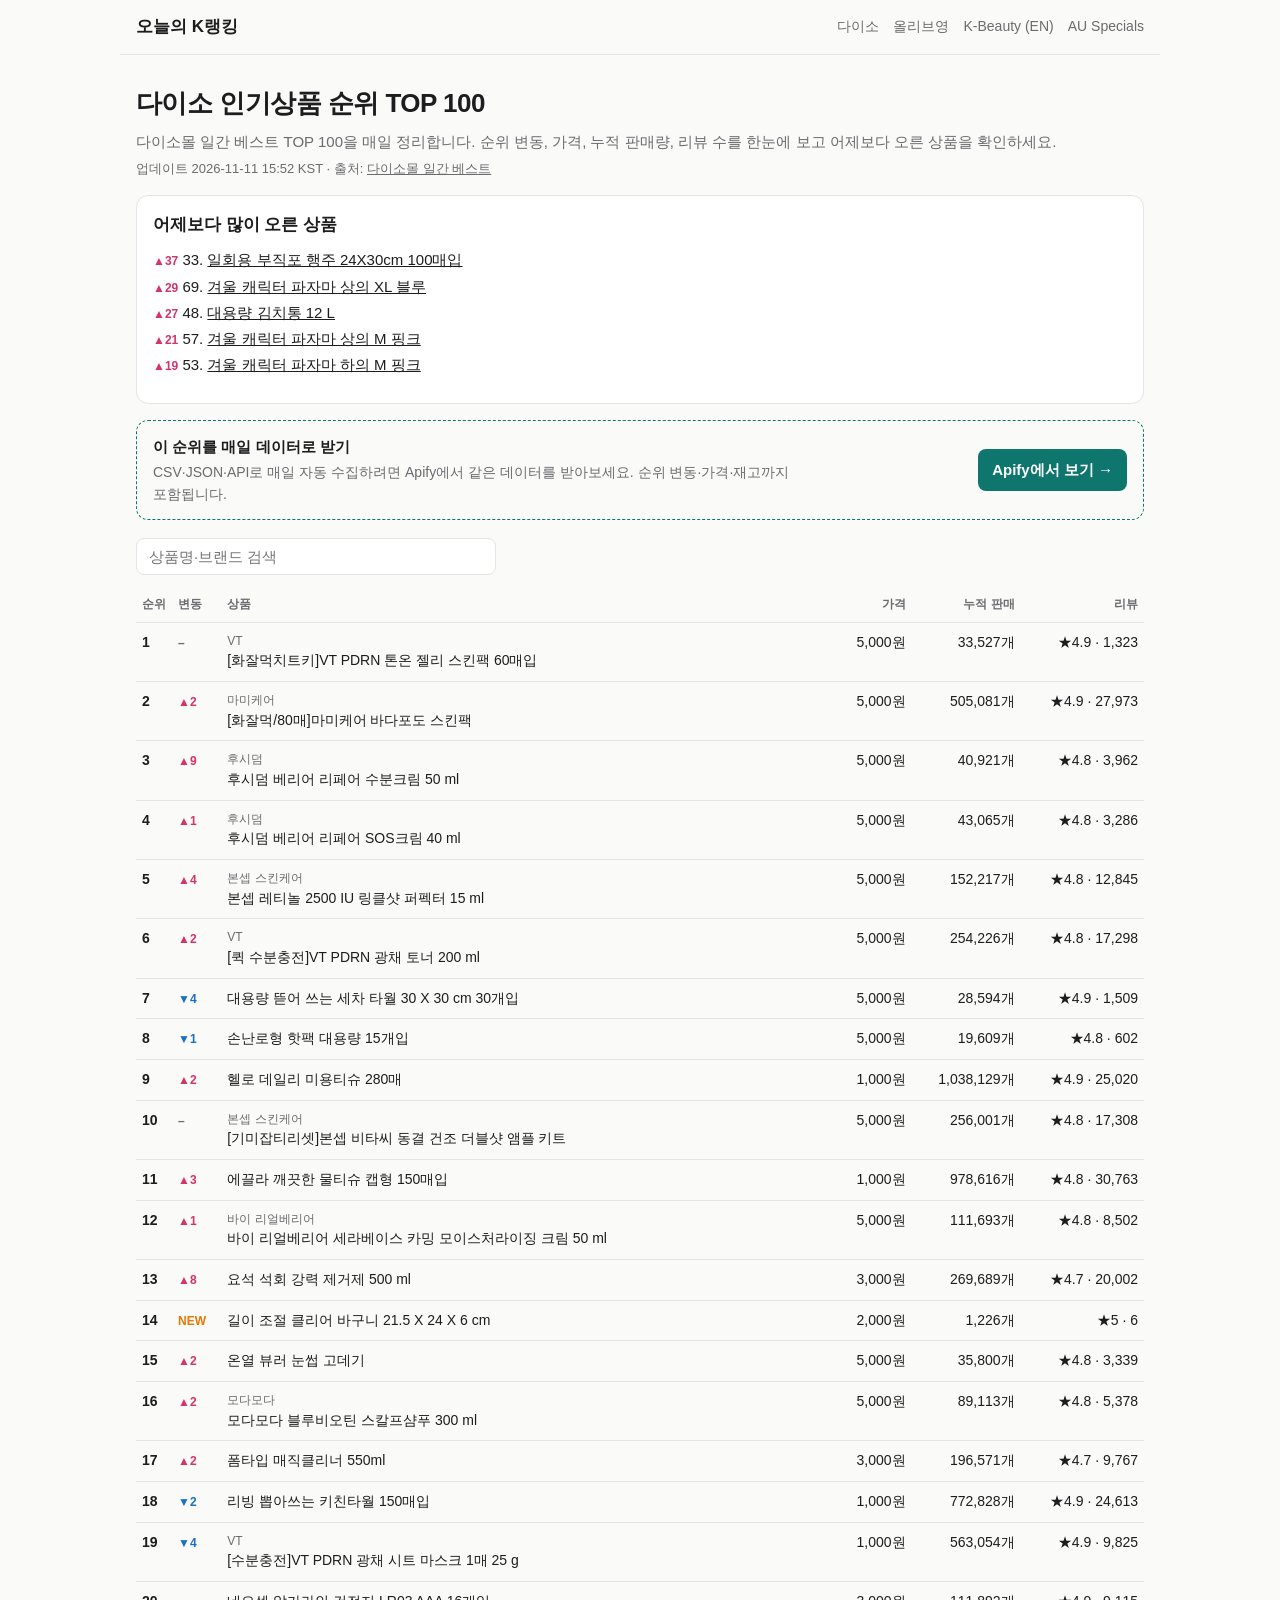
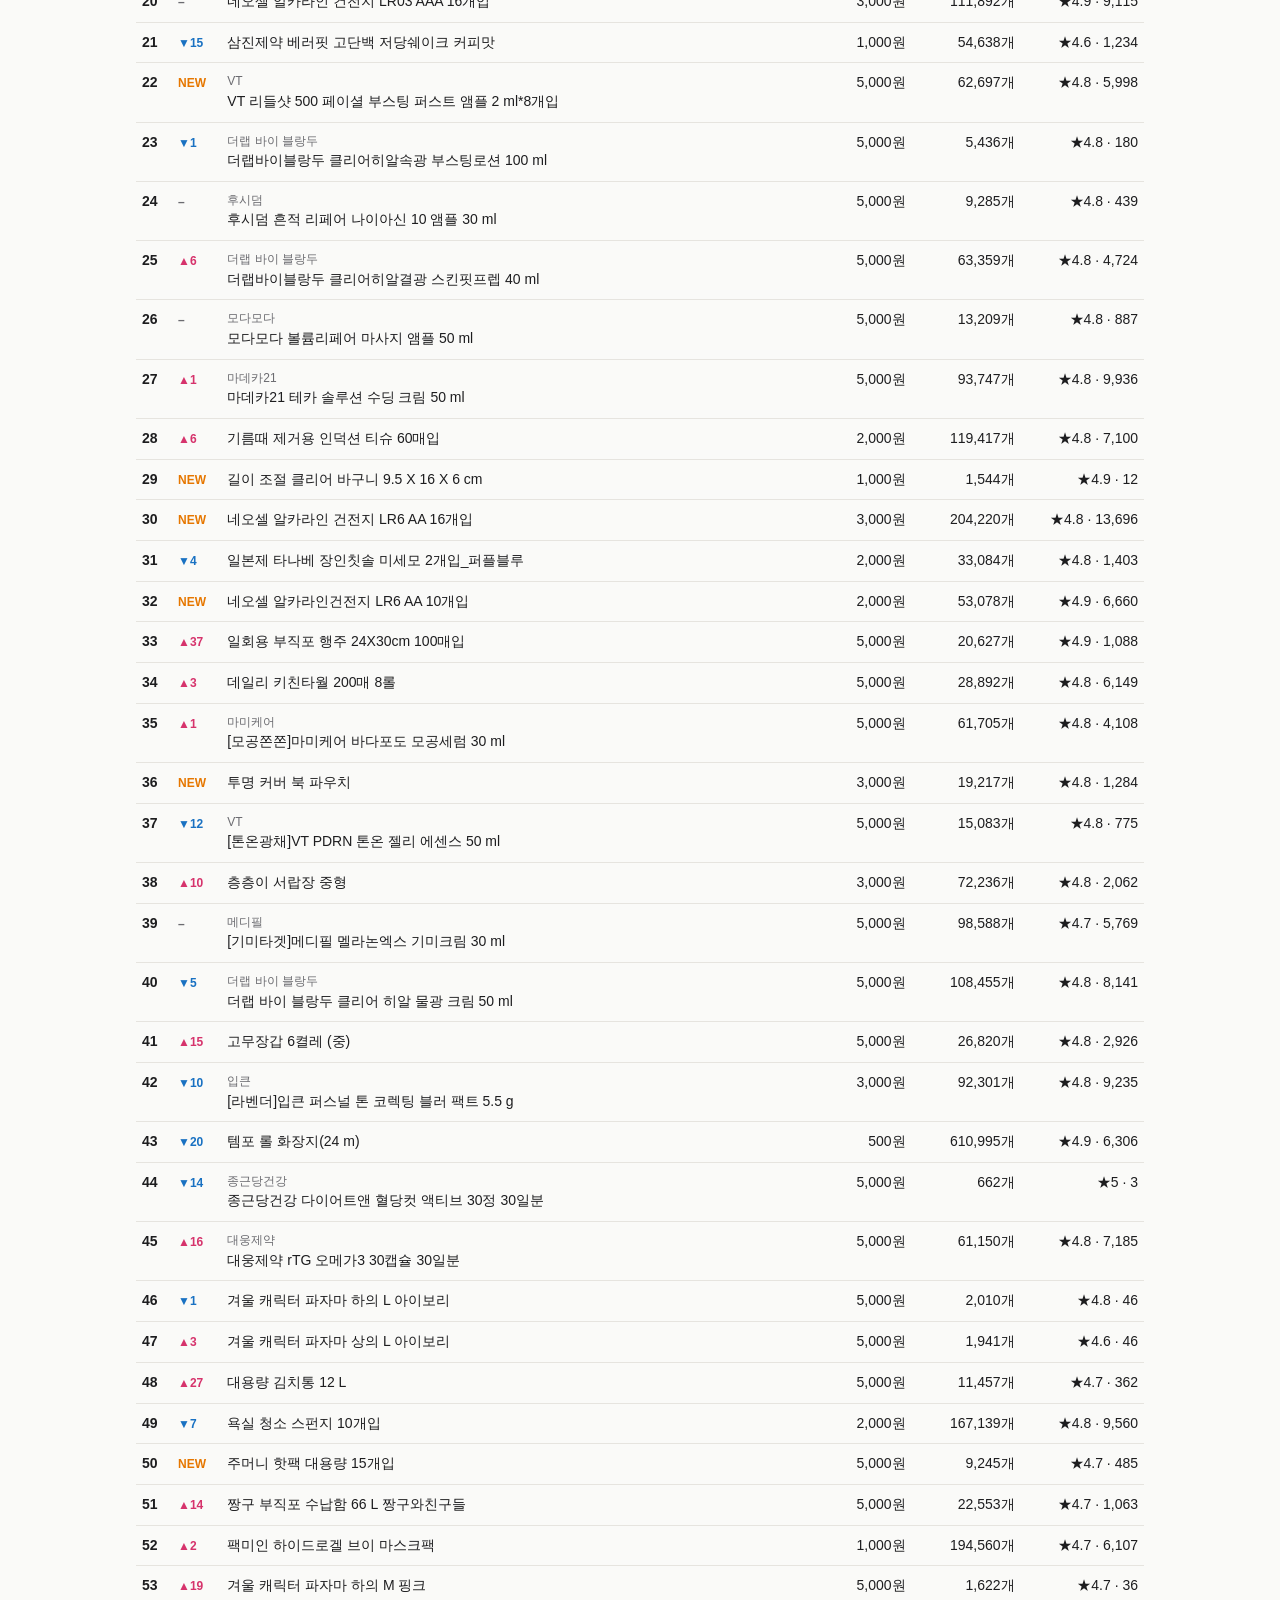
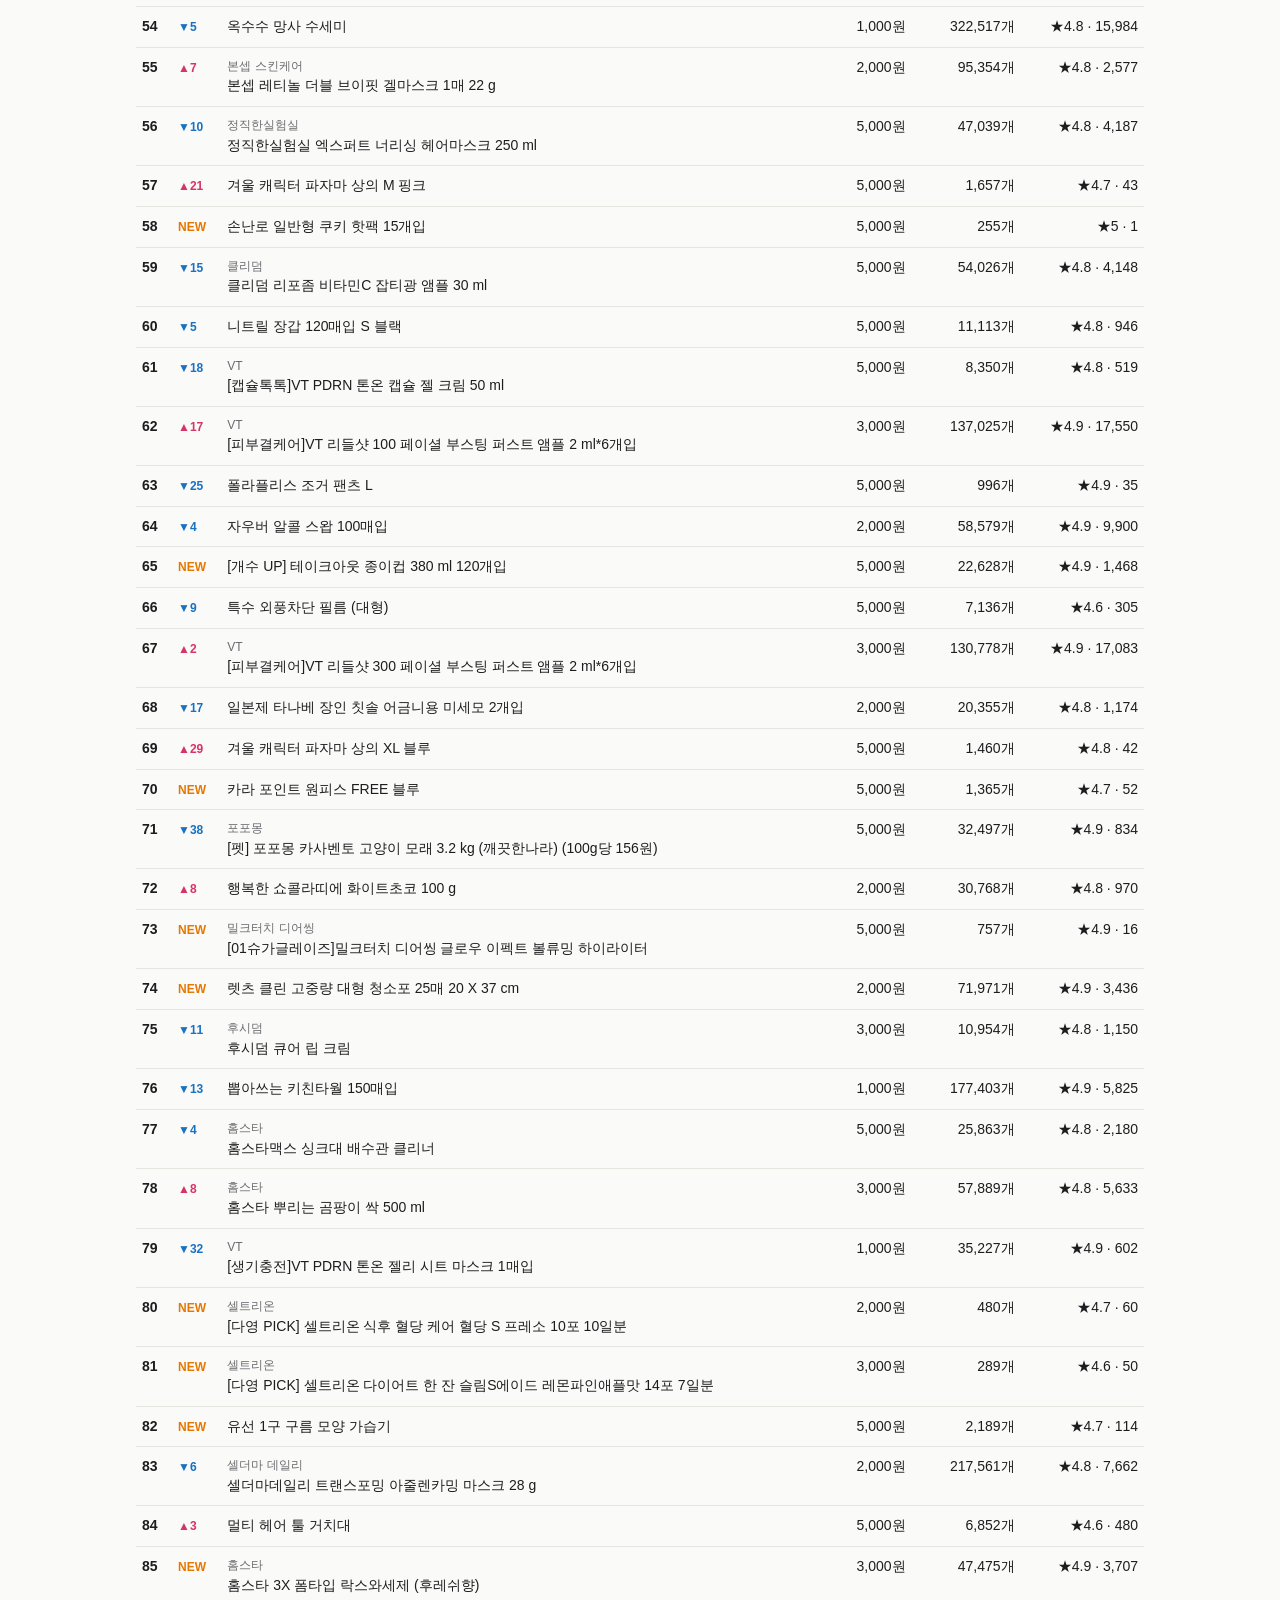
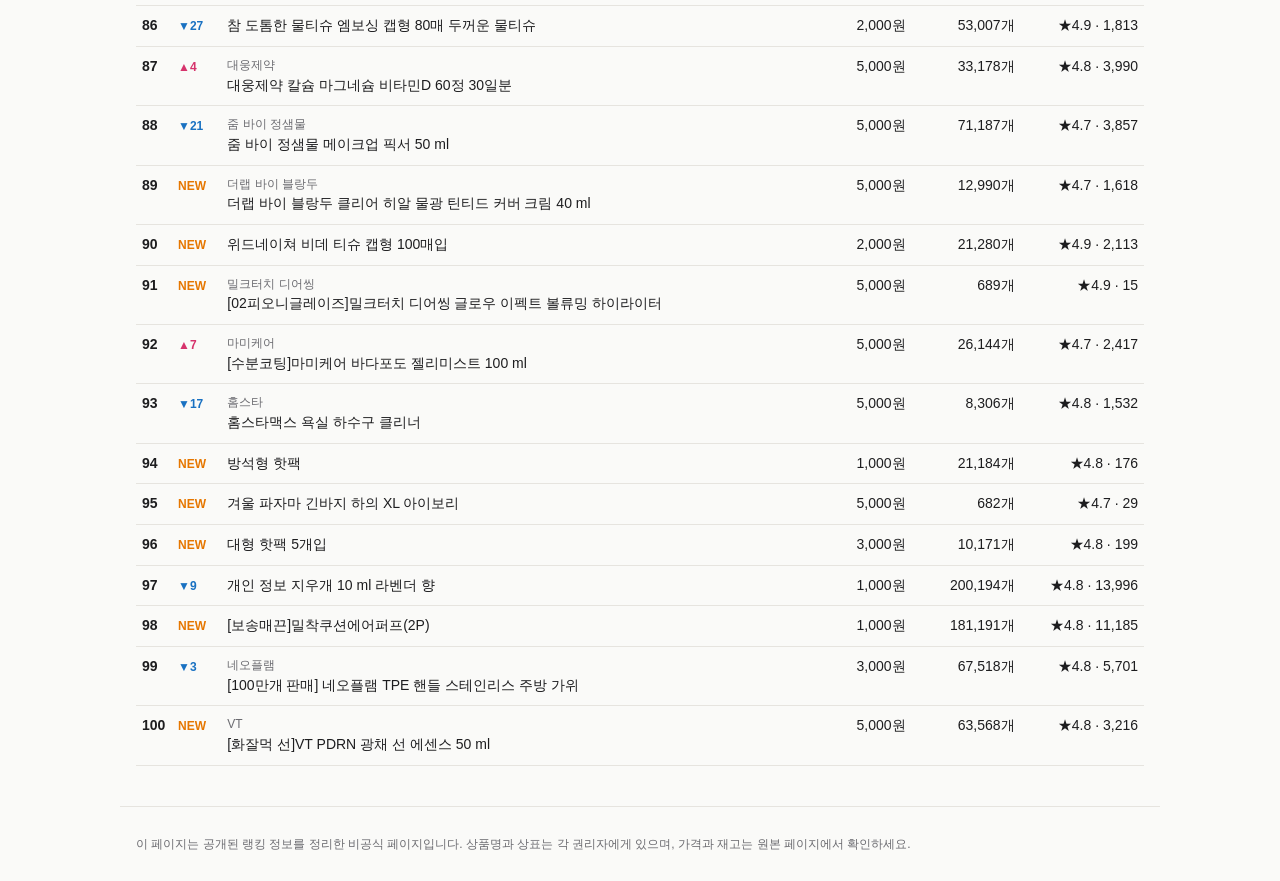
<file: docs/daiso.html>
<!doctype html>
<html lang="ko"><head><meta charset="utf-8">
<meta name="viewport" content="width=device-width,initial-scale=1">
<meta name="google-site-verification" content="ddOe3T7hgUrxZfu9wyzTWHohFLFt5zm6lUy1jZbl9IA">
<title>다이소 인기상품 순위 TOP 100 | 오늘의 다이소 베스트</title><meta name="description" content="다이소몰 일간 베스트 TOP 100을 매일 정리합니다. 순위 변동, 가격, 누적 판매량, 리뷰 수를 한눈에 보고 어제보다 오른 상품을 확인하세요.">
<link rel="canonical" href="https://experimory-crypto.github.io/k-ranking/daiso.html">
<meta property="og:title" content="다이소 인기상품 순위 TOP 100 | 오늘의 다이소 베스트"><meta property="og:description" content="다이소몰 일간 베스트 TOP 100을 매일 정리합니다. 순위 변동, 가격, 누적 판매량, 리뷰 수를 한눈에 보고 어제보다 오른 상품을 확인하세요.">
<meta property="og:type" content="website"><meta property="og:url" content="https://experimory-crypto.github.io/k-ranking/daiso.html">
<link rel="stylesheet" href="style.css"><script type="application/ld+json">{"@context": "https://schema.org", "@type": "ItemList", "name": "다이소 인기상품 순위 TOP 100", "itemListElement": [{"@type": "ListItem", "position": 1, "name": "[화잘먹치트키]VT PDRN 톤온 젤리 스킨팩 60매입", "url": "https://www.daisomall.co.kr/pd/pdr/SCR_PDR_0001?pdNo=1083991"}, {"@type": "ListItem", "position": 2, "name": "[화잘먹/80매]마미케어 바다포도 스킨팩", "url": "https://www.daisomall.co.kr/pd/pdr/SCR_PDR_0001?pdNo=1075034"}, {"@type": "ListItem", "position": 3, "name": "후시덤 베리어 리페어 수분크림 50 ml", "url": "https://www.daisomall.co.kr/pd/pdr/SCR_PDR_0001?pdNo=1079292"}, {"@type": "ListItem", "position": 4, "name": "후시덤 베리어 리페어 SOS크림 40 ml", "url": "https://www.daisomall.co.kr/pd/pdr/SCR_PDR_0001?pdNo=1079291"}, {"@type": "ListItem", "position": 5, "name": "본셉 레티놀 2500 IU 링클샷 퍼펙터 15 ml", "url": "https://www.daisomall.co.kr/pd/pdr/SCR_PDR_0001?pdNo=1055168"}, {"@type": "ListItem", "position": 6, "name": "[퀵 수분충전]VT PDRN 광채 토너 200 ml", "url": "https://www.daisomall.co.kr/pd/pdr/SCR_PDR_0001?pdNo=1067495"}, {"@type": "ListItem", "position": 7, "name": "대용량 뜯어 쓰는 세차 타월 30 X 30 cm 30개입", "url": "https://www.daisomall.co.kr/pd/pdr/SCR_PDR_0001?pdNo=1059399"}, {"@type": "ListItem", "position": 8, "name": "손난로형 핫팩 대용량 15개입", "url": "https://www.daisomall.co.kr/pd/pdr/SCR_PDR_0001?pdNo=1058047"}, {"@type": "ListItem", "position": 9, "name": "헬로 데일리 미용티슈 280매", "url": "https://www.daisomall.co.kr/pd/pdr/SCR_PDR_0001?pdNo=1030480"}, {"@type": "ListItem", "position": 10, "name": "[기미잡티리셋]본셉 비타씨 동결 건조 더블샷 앰플 키트", "url": "https://www.daisomall.co.kr/pd/pdr/SCR_PDR_0001?pdNo=1061918"}]}</script><script data-goatcounter="https://k-ranking.goatcounter.com/count" async src="//gc.zgo.at/count.js"></script></head><body>
<header class="top"><a class="logo" href="index.html">오늘의 K랭킹</a>
<nav><a href="daiso.html">다이소</a><a href="oliveyoung.html">올리브영</a><a href="en/k-beauty-best-sellers.html">K-Beauty (EN)</a><a href="au/index.html">AU Specials</a></nav></header>
<main>
<h1>다이소 인기상품 순위 TOP 100</h1><p class="lead">다이소몰 일간 베스트 TOP 100을 매일 정리합니다. 순위 변동, 가격, 누적 판매량, 리뷰 수를 한눈에 보고 어제보다 오른 상품을 확인하세요.</p>
<p class="meta">업데이트 2026-11-11 15:52 KST · 출처: <a href="https://www.daisomall.co.kr/ds/rank/C105" rel="nofollow noopener" target="_blank">다이소몰 일간 베스트</a></p>
<section class="card"><h2>어제보다 많이 오른 상품</h2><ol class="risers"><li><span class="chg up">▲37</span> 33. <a href="https://www.daisomall.co.kr/pd/pdr/SCR_PDR_0001?pdNo=1030672" rel="nofollow noopener" target="_blank">일회용 부직포 행주 24X30cm 100매입</a></li><li><span class="chg up">▲29</span> 69. <a href="https://www.daisomall.co.kr/pd/pdr/SCR_PDR_0001?pdNo=1081845" rel="nofollow noopener" target="_blank">겨울 캐릭터 파자마 상의 XL 블루</a></li><li><span class="chg up">▲27</span> 48. <a href="https://www.daisomall.co.kr/pd/pdr/SCR_PDR_0001?pdNo=1041426" rel="nofollow noopener" target="_blank">대용량 김치통 12 L</a></li><li><span class="chg up">▲21</span> 57. <a href="https://www.daisomall.co.kr/pd/pdr/SCR_PDR_0001?pdNo=1081843" rel="nofollow noopener" target="_blank">겨울 캐릭터 파자마 상의 M 핑크</a></li><li><span class="chg up">▲19</span> 53. <a href="https://www.daisomall.co.kr/pd/pdr/SCR_PDR_0001?pdNo=1081846" rel="nofollow noopener" target="_blank">겨울 캐릭터 파자마 하의 M 핑크</a></li></ol></section>
<section class="cta"><div><strong>이 순위를 매일 데이터로 받기</strong><p>CSV·JSON·API로 매일 자동 수집하려면 Apify에서 같은 데이터를 받아보세요. 순위 변동·가격·재고까지 포함됩니다.</p></div><a class="btn" href="https://apify.com/magenta_courser/daiso-ranking-scraper" target="_blank" rel="noopener">Apify에서 보기 →</a></section>
<input id="q" type="search" placeholder="상품명·브랜드 검색" aria-label="상품명·브랜드 검색">
<div class="tbl"><table><thead><tr><th class="">순위</th><th class="">변동</th><th class="">상품</th><th class="num">가격</th><th class="num hide-s">누적 판매</th><th class="num hide-s">리뷰</th></tr></thead><tbody><tr data-q="vt [화잘먹치트키]vt pdrn 톤온 젤리 스킨팩 60매입"><td class="rk">1</td><td><span class="chg">–</span></td><td class="it"><span class="brand">VT</span><a href="https://www.daisomall.co.kr/pd/pdr/SCR_PDR_0001?pdNo=1083991" rel="nofollow noopener" target="_blank">[화잘먹치트키]VT PDRN 톤온 젤리 스킨팩 60매입</a></td><td class="num">5,000원</td><td class="num hide-s">33,527개</td><td class="num hide-s">★4.9 · 1,323</td></tr><tr data-q="마미케어 [화잘먹/80매]마미케어 바다포도 스킨팩"><td class="rk">2</td><td><span class="chg up">▲2</span></td><td class="it"><span class="brand">마미케어</span><a href="https://www.daisomall.co.kr/pd/pdr/SCR_PDR_0001?pdNo=1075034" rel="nofollow noopener" target="_blank">[화잘먹/80매]마미케어 바다포도 스킨팩</a></td><td class="num">5,000원</td><td class="num hide-s">505,081개</td><td class="num hide-s">★4.9 · 27,973</td></tr><tr data-q="후시덤 후시덤 베리어 리페어 수분크림 50 ml"><td class="rk">3</td><td><span class="chg up">▲9</span></td><td class="it"><span class="brand">후시덤</span><a href="https://www.daisomall.co.kr/pd/pdr/SCR_PDR_0001?pdNo=1079292" rel="nofollow noopener" target="_blank">후시덤 베리어 리페어 수분크림 50 ml</a></td><td class="num">5,000원</td><td class="num hide-s">40,921개</td><td class="num hide-s">★4.8 · 3,962</td></tr><tr data-q="후시덤 후시덤 베리어 리페어 sos크림 40 ml"><td class="rk">4</td><td><span class="chg up">▲1</span></td><td class="it"><span class="brand">후시덤</span><a href="https://www.daisomall.co.kr/pd/pdr/SCR_PDR_0001?pdNo=1079291" rel="nofollow noopener" target="_blank">후시덤 베리어 리페어 SOS크림 40 ml</a></td><td class="num">5,000원</td><td class="num hide-s">43,065개</td><td class="num hide-s">★4.8 · 3,286</td></tr><tr data-q="본셉 스킨케어 본셉 레티놀 2500 iu 링클샷 퍼펙터 15 ml"><td class="rk">5</td><td><span class="chg up">▲4</span></td><td class="it"><span class="brand">본셉 스킨케어</span><a href="https://www.daisomall.co.kr/pd/pdr/SCR_PDR_0001?pdNo=1055168" rel="nofollow noopener" target="_blank">본셉 레티놀 2500 IU 링클샷 퍼펙터 15 ml</a></td><td class="num">5,000원</td><td class="num hide-s">152,217개</td><td class="num hide-s">★4.8 · 12,845</td></tr><tr data-q="vt [퀵 수분충전]vt pdrn 광채 토너 200 ml"><td class="rk">6</td><td><span class="chg up">▲2</span></td><td class="it"><span class="brand">VT</span><a href="https://www.daisomall.co.kr/pd/pdr/SCR_PDR_0001?pdNo=1067495" rel="nofollow noopener" target="_blank">[퀵 수분충전]VT PDRN 광채 토너 200 ml</a></td><td class="num">5,000원</td><td class="num hide-s">254,226개</td><td class="num hide-s">★4.8 · 17,298</td></tr><tr data-q=" 대용량 뜯어 쓰는 세차 타월 30 x 30 cm 30개입"><td class="rk">7</td><td><span class="chg down">▼4</span></td><td class="it"><a href="https://www.daisomall.co.kr/pd/pdr/SCR_PDR_0001?pdNo=1059399" rel="nofollow noopener" target="_blank">대용량 뜯어 쓰는 세차 타월 30 X 30 cm 30개입</a></td><td class="num">5,000원</td><td class="num hide-s">28,594개</td><td class="num hide-s">★4.9 · 1,509</td></tr><tr data-q=" 손난로형 핫팩 대용량 15개입"><td class="rk">8</td><td><span class="chg down">▼1</span></td><td class="it"><a href="https://www.daisomall.co.kr/pd/pdr/SCR_PDR_0001?pdNo=1058047" rel="nofollow noopener" target="_blank">손난로형 핫팩 대용량 15개입</a></td><td class="num">5,000원</td><td class="num hide-s">19,609개</td><td class="num hide-s">★4.8 · 602</td></tr><tr data-q=" 헬로 데일리 미용티슈 280매"><td class="rk">9</td><td><span class="chg up">▲2</span></td><td class="it"><a href="https://www.daisomall.co.kr/pd/pdr/SCR_PDR_0001?pdNo=1030480" rel="nofollow noopener" target="_blank">헬로 데일리 미용티슈 280매</a></td><td class="num">1,000원</td><td class="num hide-s">1,038,129개</td><td class="num hide-s">★4.9 · 25,020</td></tr><tr data-q="본셉 스킨케어 [기미잡티리셋]본셉 비타씨 동결 건조 더블샷 앰플 키트"><td class="rk">10</td><td><span class="chg">–</span></td><td class="it"><span class="brand">본셉 스킨케어</span><a href="https://www.daisomall.co.kr/pd/pdr/SCR_PDR_0001?pdNo=1061918" rel="nofollow noopener" target="_blank">[기미잡티리셋]본셉 비타씨 동결 건조 더블샷 앰플 키트</a></td><td class="num">5,000원</td><td class="num hide-s">256,001개</td><td class="num hide-s">★4.8 · 17,308</td></tr><tr data-q=" 에끌라 깨끗한 물티슈 캡형 150매입"><td class="rk">11</td><td><span class="chg up">▲3</span></td><td class="it"><a href="https://www.daisomall.co.kr/pd/pdr/SCR_PDR_0001?pdNo=1017947" rel="nofollow noopener" target="_blank">에끌라 깨끗한 물티슈 캡형 150매입</a></td><td class="num">1,000원</td><td class="num hide-s">978,616개</td><td class="num hide-s">★4.8 · 30,763</td></tr><tr data-q="바이 리얼베리어 바이 리얼베리어 세라베이스 카밍 모이스처라이징 크림 50 ml"><td class="rk">12</td><td><span class="chg up">▲1</span></td><td class="it"><span class="brand">바이 리얼베리어</span><a href="https://www.daisomall.co.kr/pd/pdr/SCR_PDR_0001?pdNo=1061529" rel="nofollow noopener" target="_blank">바이 리얼베리어 세라베이스 카밍 모이스처라이징 크림 50 ml</a></td><td class="num">5,000원</td><td class="num hide-s">111,693개</td><td class="num hide-s">★4.8 · 8,502</td></tr><tr data-q=" 요석 석회 강력 제거제 500 ml"><td class="rk">13</td><td><span class="chg up">▲8</span></td><td class="it"><a href="https://www.daisomall.co.kr/pd/pdr/SCR_PDR_0001?pdNo=1045002" rel="nofollow noopener" target="_blank">요석 석회 강력 제거제 500 ml</a></td><td class="num">3,000원</td><td class="num hide-s">269,689개</td><td class="num hide-s">★4.7 · 20,002</td></tr><tr data-q=" 길이 조절 클리어 바구니 21.5 x 24 x 6 cm"><td class="rk">14</td><td><span class="chg new">NEW</span></td><td class="it"><a href="https://www.daisomall.co.kr/pd/pdr/SCR_PDR_0001?pdNo=1082472" rel="nofollow noopener" target="_blank">길이 조절 클리어 바구니 21.5 X 24 X 6 cm</a></td><td class="num">2,000원</td><td class="num hide-s">1,226개</td><td class="num hide-s">★5 · 6</td></tr><tr data-q=" 온열 뷰러 눈썹 고데기"><td class="rk">15</td><td><span class="chg up">▲2</span></td><td class="it"><a href="https://www.daisomall.co.kr/pd/pdr/SCR_PDR_0001?pdNo=1072571" rel="nofollow noopener" target="_blank">온열 뷰러 눈썹 고데기</a></td><td class="num">5,000원</td><td class="num hide-s">35,800개</td><td class="num hide-s">★4.8 · 3,339</td></tr><tr data-q="모다모다 모다모다 블루비오틴 스칼프샴푸 300 ml"><td class="rk">16</td><td><span class="chg up">▲2</span></td><td class="it"><span class="brand">모다모다</span><a href="https://www.daisomall.co.kr/pd/pdr/SCR_PDR_0001?pdNo=1070654" rel="nofollow noopener" target="_blank">모다모다 블루비오틴 스칼프샴푸 300 ml</a></td><td class="num">5,000원</td><td class="num hide-s">89,113개</td><td class="num hide-s">★4.8 · 5,378</td></tr><tr data-q=" 폼타입 매직클리너 550ml"><td class="rk">17</td><td><span class="chg up">▲2</span></td><td class="it"><a href="https://www.daisomall.co.kr/pd/pdr/SCR_PDR_0001?pdNo=1025197" rel="nofollow noopener" target="_blank">폼타입 매직클리너 550ml</a></td><td class="num">3,000원</td><td class="num hide-s">196,571개</td><td class="num hide-s">★4.7 · 9,767</td></tr><tr data-q=" 리빙 뽑아쓰는 키친타월 150매입"><td class="rk">18</td><td><span class="chg down">▼2</span></td><td class="it"><a href="https://www.daisomall.co.kr/pd/pdr/SCR_PDR_0001?pdNo=1026654" rel="nofollow noopener" target="_blank">리빙 뽑아쓰는 키친타월 150매입</a></td><td class="num">1,000원</td><td class="num hide-s">772,828개</td><td class="num hide-s">★4.9 · 24,613</td></tr><tr data-q="vt [수분충전]vt pdrn 광채 시트 마스크 1매 25 g"><td class="rk">19</td><td><span class="chg down">▼4</span></td><td class="it"><span class="brand">VT</span><a href="https://www.daisomall.co.kr/pd/pdr/SCR_PDR_0001?pdNo=1067499" rel="nofollow noopener" target="_blank">[수분충전]VT PDRN 광채 시트 마스크 1매 25 g</a></td><td class="num">1,000원</td><td class="num hide-s">563,054개</td><td class="num hide-s">★4.9 · 9,825</td></tr><tr data-q=" 네오셀 알카라인 건전지 lr03 aaa 16개입"><td class="rk">20</td><td><span class="chg">–</span></td><td class="it"><a href="https://www.daisomall.co.kr/pd/pdr/SCR_PDR_0001?pdNo=1039567" rel="nofollow noopener" target="_blank">네오셀 알카라인 건전지 LR03 AAA 16개입</a></td><td class="num">3,000원</td><td class="num hide-s">111,892개</td><td class="num hide-s">★4.9 · 9,115</td></tr><tr data-q=" 삼진제약 베러핏 고단백 저당쉐이크 커피맛"><td class="rk">21</td><td><span class="chg down">▼15</span></td><td class="it"><a href="https://www.daisomall.co.kr/pd/pdr/SCR_PDR_0001?pdNo=031386203" rel="nofollow noopener" target="_blank">삼진제약 베러핏 고단백 저당쉐이크 커피맛</a></td><td class="num">1,000원</td><td class="num hide-s">54,638개</td><td class="num hide-s">★4.6 · 1,234</td></tr><tr data-q="vt vt 리들샷 500 페이셜 부스팅 퍼스트 앰플 2 ml*8개입"><td class="rk">22</td><td><span class="chg new">NEW</span></td><td class="it"><span class="brand">VT</span><a href="https://www.daisomall.co.kr/pd/pdr/SCR_PDR_0001?pdNo=1057357" rel="nofollow noopener" target="_blank">VT 리들샷 500 페이셜 부스팅 퍼스트 앰플 2 ml*8개입</a></td><td class="num">5,000원</td><td class="num hide-s">62,697개</td><td class="num hide-s">★4.8 · 5,998</td></tr><tr data-q="더랩 바이 블랑두 더랩바이블랑두 클리어히알속광 부스팅로션 100 ml"><td class="rk">23</td><td><span class="chg down">▼1</span></td><td class="it"><span class="brand">더랩 바이 블랑두</span><a href="https://www.daisomall.co.kr/pd/pdr/SCR_PDR_0001?pdNo=1087761" rel="nofollow noopener" target="_blank">더랩바이블랑두 클리어히알속광 부스팅로션 100 ml</a></td><td class="num">5,000원</td><td class="num hide-s">5,436개</td><td class="num hide-s">★4.8 · 180</td></tr><tr data-q="후시덤 후시덤 흔적 리페어 나이아신 10 앰플 30 ml"><td class="rk">24</td><td><span class="chg">–</span></td><td class="it"><span class="brand">후시덤</span><a href="https://www.daisomall.co.kr/pd/pdr/SCR_PDR_0001?pdNo=1087775" rel="nofollow noopener" target="_blank">후시덤 흔적 리페어 나이아신 10 앰플 30 ml</a></td><td class="num">5,000원</td><td class="num hide-s">9,285개</td><td class="num hide-s">★4.8 · 439</td></tr><tr data-q="더랩 바이 블랑두 더랩바이블랑두 클리어히알결광 스킨핏프렙 40 ml"><td class="rk">25</td><td><span class="chg up">▲6</span></td><td class="it"><span class="brand">더랩 바이 블랑두</span><a href="https://www.daisomall.co.kr/pd/pdr/SCR_PDR_0001?pdNo=1073406" rel="nofollow noopener" target="_blank">더랩바이블랑두 클리어히알결광 스킨핏프렙 40 ml</a></td><td class="num">5,000원</td><td class="num hide-s">63,359개</td><td class="num hide-s">★4.8 · 4,724</td></tr><tr data-q="모다모다 모다모다 볼륨리페어 마사지 앰플 50 ml"><td class="rk">26</td><td><span class="chg">–</span></td><td class="it"><span class="brand">모다모다</span><a href="https://www.daisomall.co.kr/pd/pdr/SCR_PDR_0001?pdNo=1087719" rel="nofollow noopener" target="_blank">모다모다 볼륨리페어 마사지 앰플 50 ml</a></td><td class="num">5,000원</td><td class="num hide-s">13,209개</td><td class="num hide-s">★4.8 · 887</td></tr><tr data-q="마데카21 마데카21 테카 솔루션 수딩 크림 50 ml"><td class="rk">27</td><td><span class="chg up">▲1</span></td><td class="it"><span class="brand">마데카21</span><a href="https://www.daisomall.co.kr/pd/pdr/SCR_PDR_0001?pdNo=1044554" rel="nofollow noopener" target="_blank">마데카21 테카 솔루션 수딩 크림 50 ml</a></td><td class="num">5,000원</td><td class="num hide-s">93,747개</td><td class="num hide-s">★4.8 · 9,936</td></tr><tr data-q=" 기름때 제거용 인덕션 티슈 60매입"><td class="rk">28</td><td><span class="chg up">▲6</span></td><td class="it"><a href="https://www.daisomall.co.kr/pd/pdr/SCR_PDR_0001?pdNo=1060626" rel="nofollow noopener" target="_blank">기름때 제거용 인덕션 티슈 60매입</a></td><td class="num">2,000원</td><td class="num hide-s">119,417개</td><td class="num hide-s">★4.8 · 7,100</td></tr><tr data-q=" 길이 조절 클리어 바구니 9.5 x 16 x 6 cm"><td class="rk">29</td><td><span class="chg new">NEW</span></td><td class="it"><a href="https://www.daisomall.co.kr/pd/pdr/SCR_PDR_0001?pdNo=1082469" rel="nofollow noopener" target="_blank">길이 조절 클리어 바구니 9.5 X 16 X 6 cm</a></td><td class="num">1,000원</td><td class="num hide-s">1,544개</td><td class="num hide-s">★4.9 · 12</td></tr><tr data-q=" 네오셀 알카라인 건전지 lr6 aa 16개입"><td class="rk">30</td><td><span class="chg new">NEW</span></td><td class="it"><a href="https://www.daisomall.co.kr/pd/pdr/SCR_PDR_0001?pdNo=1039566" rel="nofollow noopener" target="_blank">네오셀 알카라인 건전지 LR6 AA 16개입</a></td><td class="num">3,000원</td><td class="num hide-s">204,220개</td><td class="num hide-s">★4.8 · 13,696</td></tr><tr data-q=" 일본제 타나베 장인칫솔 미세모 2개입_퍼플블루"><td class="rk">31</td><td><span class="chg down">▼4</span></td><td class="it"><a href="https://www.daisomall.co.kr/pd/pdr/SCR_PDR_0001?pdNo=10530042" rel="nofollow noopener" target="_blank">일본제 타나베 장인칫솔 미세모 2개입_퍼플블루</a></td><td class="num">2,000원</td><td class="num hide-s">33,084개</td><td class="num hide-s">★4.8 · 1,403</td></tr><tr data-q=" 네오셀 알카라인건전지 lr6 aa 10개입"><td class="rk">32</td><td><span class="chg new">NEW</span></td><td class="it"><a href="https://www.daisomall.co.kr/pd/pdr/SCR_PDR_0001?pdNo=64634" rel="nofollow noopener" target="_blank">네오셀 알카라인건전지 LR6 AA 10개입</a></td><td class="num">2,000원</td><td class="num hide-s">53,078개</td><td class="num hide-s">★4.9 · 6,660</td></tr><tr data-q=" 일회용 부직포 행주 24x30cm 100매입"><td class="rk">33</td><td><span class="chg up">▲37</span></td><td class="it"><a href="https://www.daisomall.co.kr/pd/pdr/SCR_PDR_0001?pdNo=1030672" rel="nofollow noopener" target="_blank">일회용 부직포 행주 24X30cm 100매입</a></td><td class="num">5,000원</td><td class="num hide-s">20,627개</td><td class="num hide-s">★4.9 · 1,088</td></tr><tr data-q=" 데일리 키친타월 200매 8롤"><td class="rk">34</td><td><span class="chg up">▲3</span></td><td class="it"><a href="https://www.daisomall.co.kr/pd/pdr/SCR_PDR_0001?pdNo=1030479" rel="nofollow noopener" target="_blank">데일리 키친타월 200매 8롤</a></td><td class="num">5,000원</td><td class="num hide-s">28,892개</td><td class="num hide-s">★4.8 · 6,149</td></tr><tr data-q="마미케어 [모공쫀쫀]마미케어 바다포도 모공세럼 30 ml"><td class="rk">35</td><td><span class="chg up">▲1</span></td><td class="it"><span class="brand">마미케어</span><a href="https://www.daisomall.co.kr/pd/pdr/SCR_PDR_0001?pdNo=1075033" rel="nofollow noopener" target="_blank">[모공쫀쫀]마미케어 바다포도 모공세럼 30 ml</a></td><td class="num">5,000원</td><td class="num hide-s">61,705개</td><td class="num hide-s">★4.8 · 4,108</td></tr><tr data-q=" 투명 커버 북 파우치"><td class="rk">36</td><td><span class="chg new">NEW</span></td><td class="it"><a href="https://www.daisomall.co.kr/pd/pdr/SCR_PDR_0001?pdNo=1055028" rel="nofollow noopener" target="_blank">투명 커버 북 파우치</a></td><td class="num">3,000원</td><td class="num hide-s">19,217개</td><td class="num hide-s">★4.8 · 1,284</td></tr><tr data-q="vt [톤온광채]vt pdrn 톤온 젤리 에센스 50 ml"><td class="rk">37</td><td><span class="chg down">▼12</span></td><td class="it"><span class="brand">VT</span><a href="https://www.daisomall.co.kr/pd/pdr/SCR_PDR_0001?pdNo=1083992" rel="nofollow noopener" target="_blank">[톤온광채]VT PDRN 톤온 젤리 에센스 50 ml</a></td><td class="num">5,000원</td><td class="num hide-s">15,083개</td><td class="num hide-s">★4.8 · 775</td></tr><tr data-q=" 층층이 서랍장 중형"><td class="rk">38</td><td><span class="chg up">▲10</span></td><td class="it"><a href="https://www.daisomall.co.kr/pd/pdr/SCR_PDR_0001?pdNo=1065176" rel="nofollow noopener" target="_blank">층층이 서랍장 중형</a></td><td class="num">3,000원</td><td class="num hide-s">72,236개</td><td class="num hide-s">★4.8 · 2,062</td></tr><tr data-q="메디필 [기미타겟]메디필 멜라논엑스 기미크림 30 ml"><td class="rk">39</td><td><span class="chg">–</span></td><td class="it"><span class="brand">메디필</span><a href="https://www.daisomall.co.kr/pd/pdr/SCR_PDR_0001?pdNo=1068858" rel="nofollow noopener" target="_blank">[기미타겟]메디필 멜라논엑스 기미크림 30 ml</a></td><td class="num">5,000원</td><td class="num hide-s">98,588개</td><td class="num hide-s">★4.7 · 5,769</td></tr><tr data-q="더랩 바이 블랑두 더랩 바이 블랑두 클리어 히알 물광 크림 50 ml"><td class="rk">40</td><td><span class="chg down">▼5</span></td><td class="it"><span class="brand">더랩 바이 블랑두</span><a href="https://www.daisomall.co.kr/pd/pdr/SCR_PDR_0001?pdNo=1060645" rel="nofollow noopener" target="_blank">더랩 바이 블랑두 클리어 히알 물광 크림 50 ml</a></td><td class="num">5,000원</td><td class="num hide-s">108,455개</td><td class="num hide-s">★4.8 · 8,141</td></tr><tr data-q=" 고무장갑 6켤레 (중)"><td class="rk">41</td><td><span class="chg up">▲15</span></td><td class="it"><a href="https://www.daisomall.co.kr/pd/pdr/SCR_PDR_0001?pdNo=1018329" rel="nofollow noopener" target="_blank">고무장갑 6켤레 (중)</a></td><td class="num">5,000원</td><td class="num hide-s">26,820개</td><td class="num hide-s">★4.8 · 2,926</td></tr><tr data-q="입큰 [라벤더]입큰 퍼스널 톤 코렉팅 블러 팩트 5.5 g"><td class="rk">42</td><td><span class="chg down">▼10</span></td><td class="it"><span class="brand">입큰</span><a href="https://www.daisomall.co.kr/pd/pdr/SCR_PDR_0001?pdNo=1061379" rel="nofollow noopener" target="_blank">[라벤더]입큰 퍼스널 톤 코렉팅 블러 팩트 5.5 g</a></td><td class="num">3,000원</td><td class="num hide-s">92,301개</td><td class="num hide-s">★4.8 · 9,235</td></tr><tr data-q=" 템포 롤 화장지(24 m)"><td class="rk">43</td><td><span class="chg down">▼20</span></td><td class="it"><a href="https://www.daisomall.co.kr/pd/pdr/SCR_PDR_0001?pdNo=1023371" rel="nofollow noopener" target="_blank">템포 롤 화장지(24 m)</a></td><td class="num">500원</td><td class="num hide-s">610,995개</td><td class="num hide-s">★4.9 · 6,306</td></tr><tr data-q="종근당건강 종근당건강 다이어트앤 혈당컷 액티브 30정 30일분"><td class="rk">44</td><td><span class="chg down">▼14</span></td><td class="it"><span class="brand">종근당건강</span><a href="https://www.daisomall.co.kr/pd/pdr/SCR_PDR_0001?pdNo=591581931" rel="nofollow noopener" target="_blank">종근당건강 다이어트앤 혈당컷 액티브 30정 30일분</a></td><td class="num">5,000원</td><td class="num hide-s">662개</td><td class="num hide-s">★5 · 3</td></tr><tr data-q="대웅제약 대웅제약 rtg 오메가3 30캡슐 30일분"><td class="rk">45</td><td><span class="chg up">▲16</span></td><td class="it"><span class="brand">대웅제약</span><a href="https://www.daisomall.co.kr/pd/pdr/SCR_PDR_0001?pdNo=600000145" rel="nofollow noopener" target="_blank">대웅제약 rTG 오메가3 30캡슐 30일분</a></td><td class="num">5,000원</td><td class="num hide-s">61,150개</td><td class="num hide-s">★4.8 · 7,185</td></tr><tr data-q=" 겨울 캐릭터 파자마 하의 l 아이보리"><td class="rk">46</td><td><span class="chg down">▼1</span></td><td class="it"><a href="https://www.daisomall.co.kr/pd/pdr/SCR_PDR_0001?pdNo=1081847" rel="nofollow noopener" target="_blank">겨울 캐릭터 파자마 하의 L 아이보리</a></td><td class="num">5,000원</td><td class="num hide-s">2,010개</td><td class="num hide-s">★4.8 · 46</td></tr><tr data-q=" 겨울 캐릭터 파자마 상의 l 아이보리"><td class="rk">47</td><td><span class="chg up">▲3</span></td><td class="it"><a href="https://www.daisomall.co.kr/pd/pdr/SCR_PDR_0001?pdNo=1081844" rel="nofollow noopener" target="_blank">겨울 캐릭터 파자마 상의 L 아이보리</a></td><td class="num">5,000원</td><td class="num hide-s">1,941개</td><td class="num hide-s">★4.6 · 46</td></tr><tr data-q=" 대용량 김치통 12 l"><td class="rk">48</td><td><span class="chg up">▲27</span></td><td class="it"><a href="https://www.daisomall.co.kr/pd/pdr/SCR_PDR_0001?pdNo=1041426" rel="nofollow noopener" target="_blank">대용량 김치통 12 L</a></td><td class="num">5,000원</td><td class="num hide-s">11,457개</td><td class="num hide-s">★4.7 · 362</td></tr><tr data-q=" 욕실 청소 스펀지 10개입"><td class="rk">49</td><td><span class="chg down">▼7</span></td><td class="it"><a href="https://www.daisomall.co.kr/pd/pdr/SCR_PDR_0001?pdNo=1042303" rel="nofollow noopener" target="_blank">욕실 청소 스펀지 10개입</a></td><td class="num">2,000원</td><td class="num hide-s">167,139개</td><td class="num hide-s">★4.8 · 9,560</td></tr><tr data-q=" 주머니 핫팩 대용량 15개입"><td class="rk">50</td><td><span class="chg new">NEW</span></td><td class="it"><a href="https://www.daisomall.co.kr/pd/pdr/SCR_PDR_0001?pdNo=1025137" rel="nofollow noopener" target="_blank">주머니 핫팩 대용량 15개입</a></td><td class="num">5,000원</td><td class="num hide-s">9,245개</td><td class="num hide-s">★4.7 · 485</td></tr><tr data-q=" 짱구 부직포 수납함 66 l 짱구와친구들"><td class="rk">51</td><td><span class="chg up">▲14</span></td><td class="it"><a href="https://www.daisomall.co.kr/pd/pdr/SCR_PDR_0001?pdNo=1072362" rel="nofollow noopener" target="_blank">짱구 부직포 수납함 66 L 짱구와친구들</a></td><td class="num">5,000원</td><td class="num hide-s">22,553개</td><td class="num hide-s">★4.7 · 1,063</td></tr><tr data-q=" 팩미인 하이드로겔 브이 마스크팩"><td class="rk">52</td><td><span class="chg up">▲2</span></td><td class="it"><a href="https://www.daisomall.co.kr/pd/pdr/SCR_PDR_0001?pdNo=1018161" rel="nofollow noopener" target="_blank">팩미인 하이드로겔 브이 마스크팩</a></td><td class="num">1,000원</td><td class="num hide-s">194,560개</td><td class="num hide-s">★4.7 · 6,107</td></tr><tr data-q=" 겨울 캐릭터 파자마 하의 m 핑크"><td class="rk">53</td><td><span class="chg up">▲19</span></td><td class="it"><a href="https://www.daisomall.co.kr/pd/pdr/SCR_PDR_0001?pdNo=1081846" rel="nofollow noopener" target="_blank">겨울 캐릭터 파자마 하의 M 핑크</a></td><td class="num">5,000원</td><td class="num hide-s">1,622개</td><td class="num hide-s">★4.7 · 36</td></tr><tr data-q=" 옥수수 망사 수세미"><td class="rk">54</td><td><span class="chg down">▼5</span></td><td class="it"><a href="https://www.daisomall.co.kr/pd/pdr/SCR_PDR_0001?pdNo=1041176" rel="nofollow noopener" target="_blank">옥수수 망사 수세미</a></td><td class="num">1,000원</td><td class="num hide-s">322,517개</td><td class="num hide-s">★4.8 · 15,984</td></tr><tr data-q="본셉 스킨케어 본셉 레티놀 더블 브이핏 겔마스크 1매 22 g"><td class="rk">55</td><td><span class="chg up">▲7</span></td><td class="it"><span class="brand">본셉 스킨케어</span><a href="https://www.daisomall.co.kr/pd/pdr/SCR_PDR_0001?pdNo=1072418" rel="nofollow noopener" target="_blank">본셉 레티놀 더블 브이핏 겔마스크 1매 22 g</a></td><td class="num">2,000원</td><td class="num hide-s">95,354개</td><td class="num hide-s">★4.8 · 2,577</td></tr><tr data-q="정직한실험실 정직한실험실 엑스퍼트 너리싱 헤어마스크 250 ml"><td class="rk">56</td><td><span class="chg down">▼10</span></td><td class="it"><span class="brand">정직한실험실</span><a href="https://www.daisomall.co.kr/pd/pdr/SCR_PDR_0001?pdNo=1076110" rel="nofollow noopener" target="_blank">정직한실험실 엑스퍼트 너리싱 헤어마스크 250 ml</a></td><td class="num">5,000원</td><td class="num hide-s">47,039개</td><td class="num hide-s">★4.8 · 4,187</td></tr><tr data-q=" 겨울 캐릭터 파자마 상의 m 핑크"><td class="rk">57</td><td><span class="chg up">▲21</span></td><td class="it"><a href="https://www.daisomall.co.kr/pd/pdr/SCR_PDR_0001?pdNo=1081843" rel="nofollow noopener" target="_blank">겨울 캐릭터 파자마 상의 M 핑크</a></td><td class="num">5,000원</td><td class="num hide-s">1,657개</td><td class="num hide-s">★4.7 · 43</td></tr><tr data-q=" 손난로 일반형 쿠키 핫팩 15개입"><td class="rk">58</td><td><span class="chg new">NEW</span></td><td class="it"><a href="https://www.daisomall.co.kr/pd/pdr/SCR_PDR_0001?pdNo=1084180" rel="nofollow noopener" target="_blank">손난로 일반형 쿠키 핫팩 15개입</a></td><td class="num">5,000원</td><td class="num hide-s">255개</td><td class="num hide-s">★5 · 1</td></tr><tr data-q="클리덤 클리덤 리포좀 비타민c 잡티광 앰플 30 ml"><td class="rk">59</td><td><span class="chg down">▼15</span></td><td class="it"><span class="brand">클리덤</span><a href="https://www.daisomall.co.kr/pd/pdr/SCR_PDR_0001?pdNo=1068720" rel="nofollow noopener" target="_blank">클리덤 리포좀 비타민C 잡티광 앰플 30 ml</a></td><td class="num">5,000원</td><td class="num hide-s">54,026개</td><td class="num hide-s">★4.8 · 4,148</td></tr><tr data-q=" 니트릴 장갑 120매입 s 블랙"><td class="rk">60</td><td><span class="chg down">▼5</span></td><td class="it"><a href="https://www.daisomall.co.kr/pd/pdr/SCR_PDR_0001?pdNo=1073290" rel="nofollow noopener" target="_blank">니트릴 장갑 120매입 S 블랙</a></td><td class="num">5,000원</td><td class="num hide-s">11,113개</td><td class="num hide-s">★4.8 · 946</td></tr><tr data-q="vt [캡슐톡톡]vt pdrn 톤온 캡슐 젤 크림 50 ml"><td class="rk">61</td><td><span class="chg down">▼18</span></td><td class="it"><span class="brand">VT</span><a href="https://www.daisomall.co.kr/pd/pdr/SCR_PDR_0001?pdNo=1083993" rel="nofollow noopener" target="_blank">[캡슐톡톡]VT PDRN 톤온 캡슐 젤 크림 50 ml</a></td><td class="num">5,000원</td><td class="num hide-s">8,350개</td><td class="num hide-s">★4.8 · 519</td></tr><tr data-q="vt [피부결케어]vt 리들샷 100 페이셜 부스팅 퍼스트 앰플 2 ml*6개입"><td class="rk">62</td><td><span class="chg up">▲17</span></td><td class="it"><span class="brand">VT</span><a href="https://www.daisomall.co.kr/pd/pdr/SCR_PDR_0001?pdNo=1049275" rel="nofollow noopener" target="_blank">[피부결케어]VT 리들샷 100 페이셜 부스팅 퍼스트 앰플 2 ml*6개입</a></td><td class="num">3,000원</td><td class="num hide-s">137,025개</td><td class="num hide-s">★4.9 · 17,550</td></tr><tr data-q=" 폴라플리스 조거 팬츠 l"><td class="rk">63</td><td><span class="chg down">▼25</span></td><td class="it"><a href="https://www.daisomall.co.kr/pd/pdr/SCR_PDR_0001?pdNo=1081744" rel="nofollow noopener" target="_blank">폴라플리스 조거 팬츠 L</a></td><td class="num">5,000원</td><td class="num hide-s">996개</td><td class="num hide-s">★4.9 · 35</td></tr><tr data-q=" 자우버 알콜 스왑 100매입"><td class="rk">64</td><td><span class="chg down">▼4</span></td><td class="it"><a href="https://www.daisomall.co.kr/pd/pdr/SCR_PDR_0001?pdNo=1031967" rel="nofollow noopener" target="_blank">자우버 알콜 스왑 100매입</a></td><td class="num">2,000원</td><td class="num hide-s">58,579개</td><td class="num hide-s">★4.9 · 9,900</td></tr><tr data-q=" [개수 up] 테이크아웃 종이컵 380 ml 120개입"><td class="rk">65</td><td><span class="chg new">NEW</span></td><td class="it"><a href="https://www.daisomall.co.kr/pd/pdr/SCR_PDR_0001?pdNo=1072677" rel="nofollow noopener" target="_blank">[개수 UP] 테이크아웃 종이컵 380 ml 120개입</a></td><td class="num">5,000원</td><td class="num hide-s">22,628개</td><td class="num hide-s">★4.9 · 1,468</td></tr><tr data-q=" 특수 외풍차단 필름 (대형)"><td class="rk">66</td><td><span class="chg down">▼9</span></td><td class="it"><a href="https://www.daisomall.co.kr/pd/pdr/SCR_PDR_0001?pdNo=56732" rel="nofollow noopener" target="_blank">특수 외풍차단 필름 (대형)</a></td><td class="num">5,000원</td><td class="num hide-s">7,136개</td><td class="num hide-s">★4.6 · 305</td></tr><tr data-q="vt [피부결케어]vt 리들샷 300 페이셜 부스팅 퍼스트 앰플 2 ml*6개입"><td class="rk">67</td><td><span class="chg up">▲2</span></td><td class="it"><span class="brand">VT</span><a href="https://www.daisomall.co.kr/pd/pdr/SCR_PDR_0001?pdNo=1049276" rel="nofollow noopener" target="_blank">[피부결케어]VT 리들샷 300 페이셜 부스팅 퍼스트 앰플 2 ml*6개입</a></td><td class="num">3,000원</td><td class="num hide-s">130,778개</td><td class="num hide-s">★4.9 · 17,083</td></tr><tr data-q=" 일본제 타나베 장인 칫솔 어금니용 미세모 2개입"><td class="rk">68</td><td><span class="chg down">▼17</span></td><td class="it"><a href="https://www.daisomall.co.kr/pd/pdr/SCR_PDR_0001?pdNo=1066454" rel="nofollow noopener" target="_blank">일본제 타나베 장인 칫솔 어금니용 미세모 2개입</a></td><td class="num">2,000원</td><td class="num hide-s">20,355개</td><td class="num hide-s">★4.8 · 1,174</td></tr><tr data-q=" 겨울 캐릭터 파자마 상의 xl 블루"><td class="rk">69</td><td><span class="chg up">▲29</span></td><td class="it"><a href="https://www.daisomall.co.kr/pd/pdr/SCR_PDR_0001?pdNo=1081845" rel="nofollow noopener" target="_blank">겨울 캐릭터 파자마 상의 XL 블루</a></td><td class="num">5,000원</td><td class="num hide-s">1,460개</td><td class="num hide-s">★4.8 · 42</td></tr><tr data-q=" 카라 포인트 원피스 free 블루"><td class="rk">70</td><td><span class="chg new">NEW</span></td><td class="it"><a href="https://www.daisomall.co.kr/pd/pdr/SCR_PDR_0001?pdNo=1081831" rel="nofollow noopener" target="_blank">카라 포인트 원피스 FREE 블루</a></td><td class="num">5,000원</td><td class="num hide-s">1,365개</td><td class="num hide-s">★4.7 · 52</td></tr><tr data-q="포포몽 [펫] 포포몽 카사벤토 고양이 모래 3.2 kg (깨끗한나라) (100g당 156원)"><td class="rk">71</td><td><span class="chg down">▼38</span></td><td class="it"><span class="brand">포포몽</span><a href="https://www.daisomall.co.kr/pd/pdr/SCR_PDR_0001?pdNo=1060337" rel="nofollow noopener" target="_blank">[펫] 포포몽 카사벤토 고양이 모래 3.2 kg (깨끗한나라) (100g당 156원)</a></td><td class="num">5,000원</td><td class="num hide-s">32,497개</td><td class="num hide-s">★4.9 · 834</td></tr><tr data-q=" 행복한 쇼콜라띠에 화이트초코 100 g"><td class="rk">72</td><td><span class="chg up">▲8</span></td><td class="it"><a href="https://www.daisomall.co.kr/pd/pdr/SCR_PDR_0001?pdNo=921440142" rel="nofollow noopener" target="_blank">행복한 쇼콜라띠에 화이트초코 100 g</a></td><td class="num">2,000원</td><td class="num hide-s">30,768개</td><td class="num hide-s">★4.8 · 970</td></tr><tr data-q="밀크터치 디어씽 [01슈가글레이즈]밀크터치 디어씽 글로우 이펙트 볼류밍 하이라이터"><td class="rk">73</td><td><span class="chg new">NEW</span></td><td class="it"><span class="brand">밀크터치 디어씽</span><a href="https://www.daisomall.co.kr/pd/pdr/SCR_PDR_0001?pdNo=1089029" rel="nofollow noopener" target="_blank">[01슈가글레이즈]밀크터치 디어씽 글로우 이펙트 볼류밍 하이라이터</a></td><td class="num">5,000원</td><td class="num hide-s">757개</td><td class="num hide-s">★4.9 · 16</td></tr><tr data-q=" 렛츠 클린 고중량 대형 청소포 25매 20 x 37 cm"><td class="rk">74</td><td><span class="chg new">NEW</span></td><td class="it"><a href="https://www.daisomall.co.kr/pd/pdr/SCR_PDR_0001?pdNo=1062343" rel="nofollow noopener" target="_blank">렛츠 클린 고중량 대형 청소포 25매 20 X 37 cm</a></td><td class="num">2,000원</td><td class="num hide-s">71,971개</td><td class="num hide-s">★4.9 · 3,436</td></tr><tr data-q="후시덤 후시덤 큐어 립 크림"><td class="rk">75</td><td><span class="chg down">▼11</span></td><td class="it"><span class="brand">후시덤</span><a href="https://www.daisomall.co.kr/pd/pdr/SCR_PDR_0001?pdNo=1079335" rel="nofollow noopener" target="_blank">후시덤 큐어 립 크림</a></td><td class="num">3,000원</td><td class="num hide-s">10,954개</td><td class="num hide-s">★4.8 · 1,150</td></tr><tr data-q=" 뽑아쓰는 키친타월 150매입"><td class="rk">76</td><td><span class="chg down">▼13</span></td><td class="it"><a href="https://www.daisomall.co.kr/pd/pdr/SCR_PDR_0001?pdNo=1060065" rel="nofollow noopener" target="_blank">뽑아쓰는 키친타월 150매입</a></td><td class="num">1,000원</td><td class="num hide-s">177,403개</td><td class="num hide-s">★4.9 · 5,825</td></tr><tr data-q="홈스타 홈스타맥스 싱크대 배수관 클리너"><td class="rk">77</td><td><span class="chg down">▼4</span></td><td class="it"><span class="brand">홈스타</span><a href="https://www.daisomall.co.kr/pd/pdr/SCR_PDR_0001?pdNo=1032042" rel="nofollow noopener" target="_blank">홈스타맥스 싱크대 배수관 클리너</a></td><td class="num">5,000원</td><td class="num hide-s">25,863개</td><td class="num hide-s">★4.8 · 2,180</td></tr><tr data-q="홈스타 홈스타 뿌리는 곰팡이 싹 500 ml"><td class="rk">78</td><td><span class="chg up">▲8</span></td><td class="it"><span class="brand">홈스타</span><a href="https://www.daisomall.co.kr/pd/pdr/SCR_PDR_0001?pdNo=1014010" rel="nofollow noopener" target="_blank">홈스타 뿌리는 곰팡이 싹 500 ml</a></td><td class="num">3,000원</td><td class="num hide-s">57,889개</td><td class="num hide-s">★4.8 · 5,633</td></tr><tr data-q="vt [생기충전]vt pdrn 톤온 젤리 시트 마스크 1매입"><td class="rk">79</td><td><span class="chg down">▼32</span></td><td class="it"><span class="brand">VT</span><a href="https://www.daisomall.co.kr/pd/pdr/SCR_PDR_0001?pdNo=1084352" rel="nofollow noopener" target="_blank">[생기충전]VT PDRN 톤온 젤리 시트 마스크 1매입</a></td><td class="num">1,000원</td><td class="num hide-s">35,227개</td><td class="num hide-s">★4.9 · 602</td></tr><tr data-q="셀트리온 [다영 pick] 셀트리온 식후 혈당 케어 혈당 s 프레소 10포 10일분"><td class="rk">80</td><td><span class="chg new">NEW</span></td><td class="it"><span class="brand">셀트리온</span><a href="https://www.daisomall.co.kr/pd/pdr/SCR_PDR_0001?pdNo=025575279" rel="nofollow noopener" target="_blank">[다영 PICK] 셀트리온 식후 혈당 케어 혈당 S 프레소 10포 10일분</a></td><td class="num">2,000원</td><td class="num hide-s">480개</td><td class="num hide-s">★4.7 · 60</td></tr><tr data-q="셀트리온 [다영 pick] 셀트리온 다이어트 한 잔 슬림s에이드 레몬파인애플맛 14포 7일분"><td class="rk">81</td><td><span class="chg new">NEW</span></td><td class="it"><span class="brand">셀트리온</span><a href="https://www.daisomall.co.kr/pd/pdr/SCR_PDR_0001?pdNo=025575278" rel="nofollow noopener" target="_blank">[다영 PICK] 셀트리온 다이어트 한 잔 슬림S에이드 레몬파인애플맛 14포 7일분</a></td><td class="num">3,000원</td><td class="num hide-s">289개</td><td class="num hide-s">★4.6 · 50</td></tr><tr data-q=" 유선 1구 구름 모양 가습기"><td class="rk">82</td><td><span class="chg new">NEW</span></td><td class="it"><a href="https://www.daisomall.co.kr/pd/pdr/SCR_PDR_0001?pdNo=1079950" rel="nofollow noopener" target="_blank">유선 1구 구름 모양 가습기</a></td><td class="num">5,000원</td><td class="num hide-s">2,189개</td><td class="num hide-s">★4.7 · 114</td></tr><tr data-q="셀더마 데일리 셀더마데일리 트랜스포밍 아줄렌카밍 마스크 28 g"><td class="rk">83</td><td><span class="chg down">▼6</span></td><td class="it"><span class="brand">셀더마 데일리</span><a href="https://www.daisomall.co.kr/pd/pdr/SCR_PDR_0001?pdNo=1059832" rel="nofollow noopener" target="_blank">셀더마데일리 트랜스포밍 아줄렌카밍 마스크 28 g</a></td><td class="num">2,000원</td><td class="num hide-s">217,561개</td><td class="num hide-s">★4.8 · 7,662</td></tr><tr data-q=" 멀티 헤어 툴 거치대"><td class="rk">84</td><td><span class="chg up">▲3</span></td><td class="it"><a href="https://www.daisomall.co.kr/pd/pdr/SCR_PDR_0001?pdNo=1071326" rel="nofollow noopener" target="_blank">멀티 헤어 툴 거치대</a></td><td class="num">5,000원</td><td class="num hide-s">6,852개</td><td class="num hide-s">★4.6 · 480</td></tr><tr data-q="홈스타 홈스타 3x 폼타입 락스와세제 (후레쉬향)"><td class="rk">85</td><td><span class="chg new">NEW</span></td><td class="it"><span class="brand">홈스타</span><a href="https://www.daisomall.co.kr/pd/pdr/SCR_PDR_0001?pdNo=1043316" rel="nofollow noopener" target="_blank">홈스타 3X 폼타입 락스와세제 (후레쉬향)</a></td><td class="num">3,000원</td><td class="num hide-s">47,475개</td><td class="num hide-s">★4.9 · 3,707</td></tr><tr data-q=" 참 도톰한 물티슈 엠보싱 캡형 80매 두꺼운 물티슈"><td class="rk">86</td><td><span class="chg down">▼27</span></td><td class="it"><a href="https://www.daisomall.co.kr/pd/pdr/SCR_PDR_0001?pdNo=1014695" rel="nofollow noopener" target="_blank">참 도톰한 물티슈 엠보싱 캡형 80매 두꺼운 물티슈</a></td><td class="num">2,000원</td><td class="num hide-s">53,007개</td><td class="num hide-s">★4.9 · 1,813</td></tr><tr data-q="대웅제약 대웅제약 칼슘 마그네슘 비타민d 60정 30일분"><td class="rk">87</td><td><span class="chg up">▲4</span></td><td class="it"><span class="brand">대웅제약</span><a href="https://www.daisomall.co.kr/pd/pdr/SCR_PDR_0001?pdNo=600000148" rel="nofollow noopener" target="_blank">대웅제약 칼슘 마그네슘 비타민D 60정 30일분</a></td><td class="num">5,000원</td><td class="num hide-s">33,178개</td><td class="num hide-s">★4.8 · 3,990</td></tr><tr data-q="줌 바이 정샘물 줌 바이 정샘물 메이크업 픽서 50 ml"><td class="rk">88</td><td><span class="chg down">▼21</span></td><td class="it"><span class="brand">줌 바이 정샘물</span><a href="https://www.daisomall.co.kr/pd/pdr/SCR_PDR_0001?pdNo=1072801" rel="nofollow noopener" target="_blank">줌 바이 정샘물 메이크업 픽서 50 ml</a></td><td class="num">5,000원</td><td class="num hide-s">71,187개</td><td class="num hide-s">★4.7 · 3,857</td></tr><tr data-q="더랩 바이 블랑두 더랩 바이 블랑두 클리어 히알 물광 틴티드 커버 크림 40 ml"><td class="rk">89</td><td><span class="chg new">NEW</span></td><td class="it"><span class="brand">더랩 바이 블랑두</span><a href="https://www.daisomall.co.kr/pd/pdr/SCR_PDR_0001?pdNo=1060646" rel="nofollow noopener" target="_blank">더랩 바이 블랑두 클리어 히알 물광 틴티드 커버 크림 40 ml</a></td><td class="num">5,000원</td><td class="num hide-s">12,990개</td><td class="num hide-s">★4.7 · 1,618</td></tr><tr data-q=" 위드네이쳐 비데 티슈 캡형 100매입"><td class="rk">90</td><td><span class="chg new">NEW</span></td><td class="it"><a href="https://www.daisomall.co.kr/pd/pdr/SCR_PDR_0001?pdNo=1062339" rel="nofollow noopener" target="_blank">위드네이쳐 비데 티슈 캡형 100매입</a></td><td class="num">2,000원</td><td class="num hide-s">21,280개</td><td class="num hide-s">★4.9 · 2,113</td></tr><tr data-q="밀크터치 디어씽 [02피오니글레이즈]밀크터치 디어씽 글로우 이펙트 볼류밍 하이라이터"><td class="rk">91</td><td><span class="chg new">NEW</span></td><td class="it"><span class="brand">밀크터치 디어씽</span><a href="https://www.daisomall.co.kr/pd/pdr/SCR_PDR_0001?pdNo=1089030" rel="nofollow noopener" target="_blank">[02피오니글레이즈]밀크터치 디어씽 글로우 이펙트 볼류밍 하이라이터</a></td><td class="num">5,000원</td><td class="num hide-s">689개</td><td class="num hide-s">★4.9 · 15</td></tr><tr data-q="마미케어 [수분코팅]마미케어 바다포도 젤리미스트 100 ml"><td class="rk">92</td><td><span class="chg up">▲7</span></td><td class="it"><span class="brand">마미케어</span><a href="https://www.daisomall.co.kr/pd/pdr/SCR_PDR_0001?pdNo=1075032" rel="nofollow noopener" target="_blank">[수분코팅]마미케어 바다포도 젤리미스트 100 ml</a></td><td class="num">5,000원</td><td class="num hide-s">26,144개</td><td class="num hide-s">★4.7 · 2,417</td></tr><tr data-q="홈스타 홈스타맥스 욕실 하수구 클리너"><td class="rk">93</td><td><span class="chg down">▼17</span></td><td class="it"><span class="brand">홈스타</span><a href="https://www.daisomall.co.kr/pd/pdr/SCR_PDR_0001?pdNo=1032040" rel="nofollow noopener" target="_blank">홈스타맥스 욕실 하수구 클리너</a></td><td class="num">5,000원</td><td class="num hide-s">8,306개</td><td class="num hide-s">★4.8 · 1,532</td></tr><tr data-q=" 방석형 핫팩"><td class="rk">94</td><td><span class="chg new">NEW</span></td><td class="it"><a href="https://www.daisomall.co.kr/pd/pdr/SCR_PDR_0001?pdNo=1059672" rel="nofollow noopener" target="_blank">방석형 핫팩</a></td><td class="num">1,000원</td><td class="num hide-s">21,184개</td><td class="num hide-s">★4.8 · 176</td></tr><tr data-q=" 겨울 파자마 긴바지 하의 xl 아이보리"><td class="rk">95</td><td><span class="chg new">NEW</span></td><td class="it"><a href="https://www.daisomall.co.kr/pd/pdr/SCR_PDR_0001?pdNo=1081842" rel="nofollow noopener" target="_blank">겨울 파자마 긴바지 하의 XL 아이보리</a></td><td class="num">5,000원</td><td class="num hide-s">682개</td><td class="num hide-s">★4.7 · 29</td></tr><tr data-q=" 대형 핫팩 5개입"><td class="rk">96</td><td><span class="chg new">NEW</span></td><td class="it"><a href="https://www.daisomall.co.kr/pd/pdr/SCR_PDR_0001?pdNo=1068135" rel="nofollow noopener" target="_blank">대형 핫팩 5개입</a></td><td class="num">3,000원</td><td class="num hide-s">10,171개</td><td class="num hide-s">★4.8 · 199</td></tr><tr data-q=" 개인 정보 지우개 10 ml 라벤더 향"><td class="rk">97</td><td><span class="chg down">▼9</span></td><td class="it"><a href="https://www.daisomall.co.kr/pd/pdr/SCR_PDR_0001?pdNo=1047239" rel="nofollow noopener" target="_blank">개인 정보 지우개 10 ml 라벤더 향</a></td><td class="num">1,000원</td><td class="num hide-s">200,194개</td><td class="num hide-s">★4.8 · 13,996</td></tr><tr data-q=" [보송매끈]밀착쿠션에어퍼프(2p)"><td class="rk">98</td><td><span class="chg new">NEW</span></td><td class="it"><a href="https://www.daisomall.co.kr/pd/pdr/SCR_PDR_0001?pdNo=1039628" rel="nofollow noopener" target="_blank">[보송매끈]밀착쿠션에어퍼프(2P)</a></td><td class="num">1,000원</td><td class="num hide-s">181,191개</td><td class="num hide-s">★4.8 · 11,185</td></tr><tr data-q="네오플램 [100만개 판매] 네오플램 tpe 핸들 스테인리스 주방 가위"><td class="rk">99</td><td><span class="chg down">▼3</span></td><td class="it"><span class="brand">네오플램</span><a href="https://www.daisomall.co.kr/pd/pdr/SCR_PDR_0001?pdNo=1051097" rel="nofollow noopener" target="_blank">[100만개 판매] 네오플램 TPE 핸들 스테인리스 주방 가위</a></td><td class="num">3,000원</td><td class="num hide-s">67,518개</td><td class="num hide-s">★4.8 · 5,701</td></tr><tr data-q="vt [화잘먹 선]vt pdrn 광채 선 에센스 50 ml"><td class="rk">100</td><td><span class="chg new">NEW</span></td><td class="it"><span class="brand">VT</span><a href="https://www.daisomall.co.kr/pd/pdr/SCR_PDR_0001?pdNo=1067497" rel="nofollow noopener" target="_blank">[화잘먹 선]VT PDRN 광채 선 에센스 50 ml</a></td><td class="num">5,000원</td><td class="num hide-s">63,568개</td><td class="num hide-s">★4.8 · 3,216</td></tr></tbody></table></div>
</main><footer><p>이 페이지는 공개된 랭킹 정보를 정리한 비공식 페이지입니다. 상품명과 상표는 각 권리자에게 있으며, 가격과 재고는 원본 페이지에서 확인하세요.</p></footer>
<script>
const q=document.getElementById('q');if(q){q.addEventListener('input',()=>{const v=q.value.trim().toLowerCase();
document.querySelectorAll('tbody tr').forEach(r=>{r.style.display=!v||r.dataset.q.includes(v)?'':'none'})})}
</script></body></html>
</file>
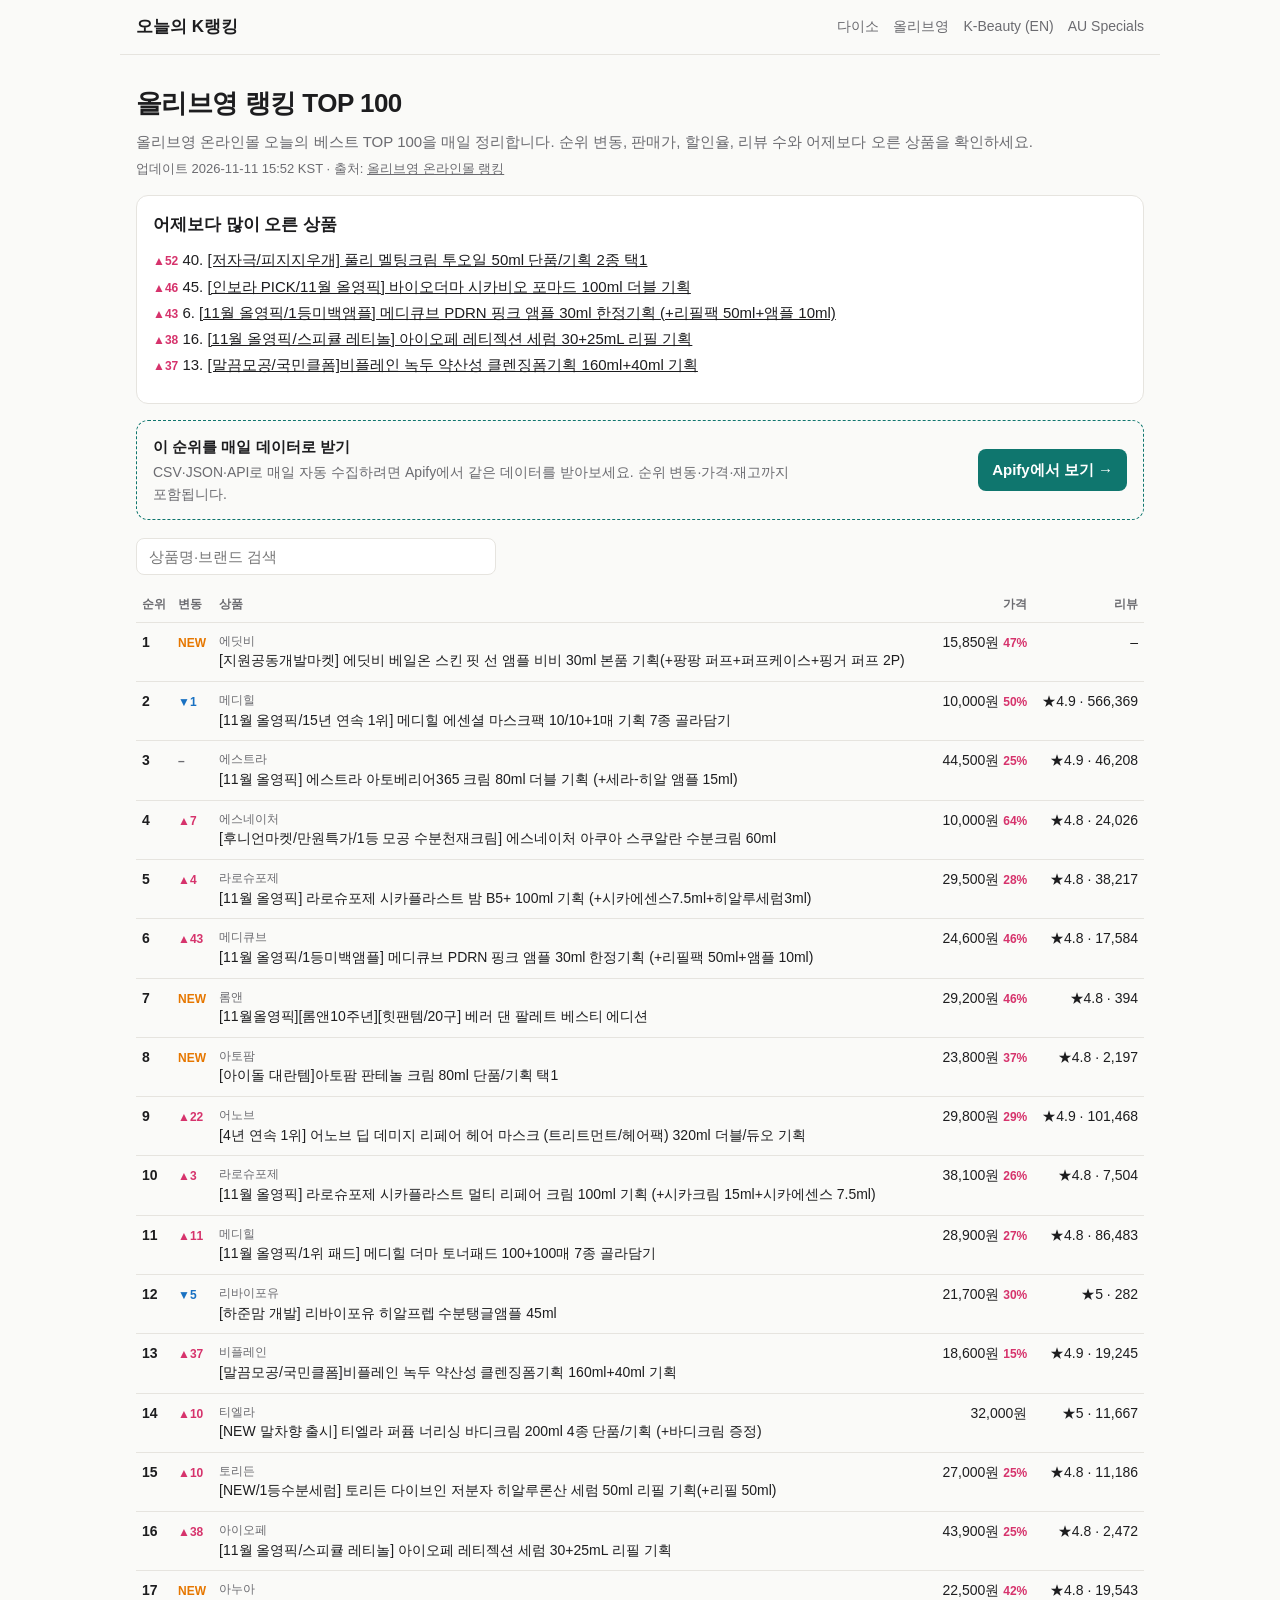
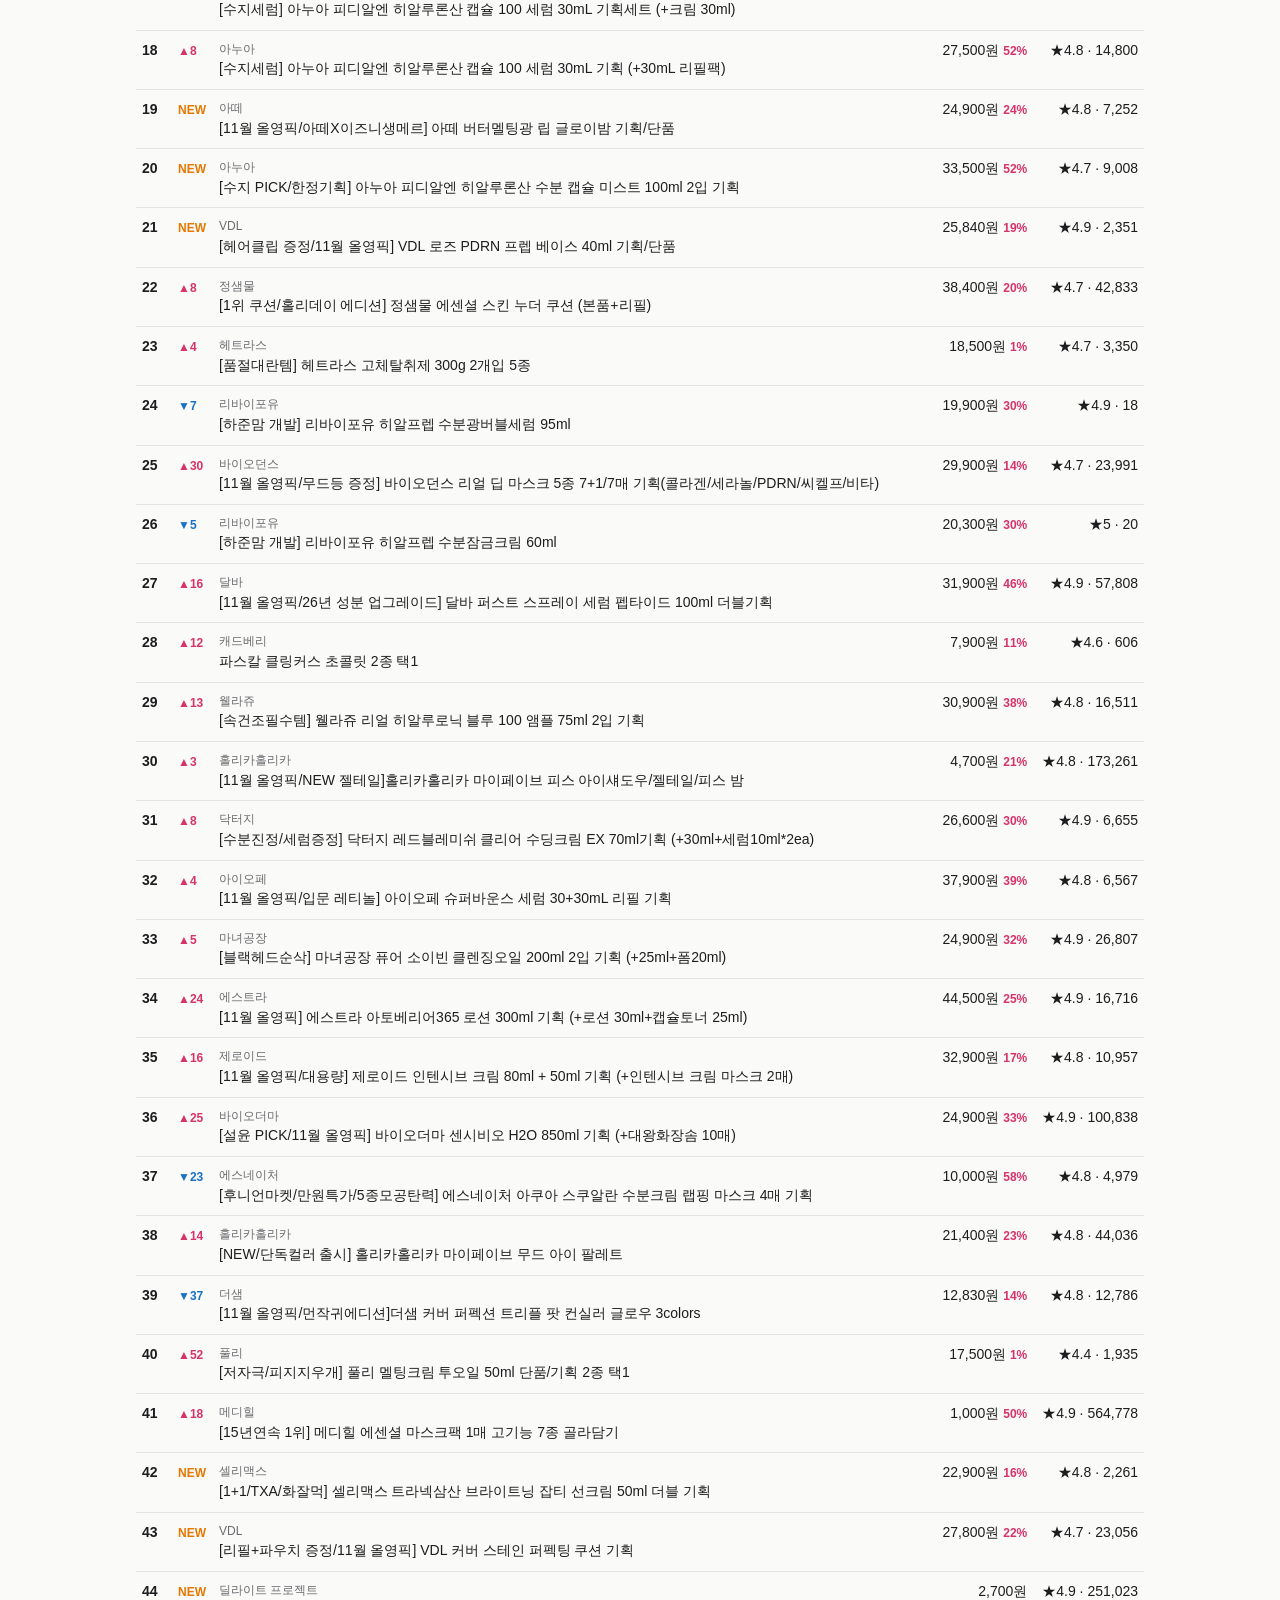
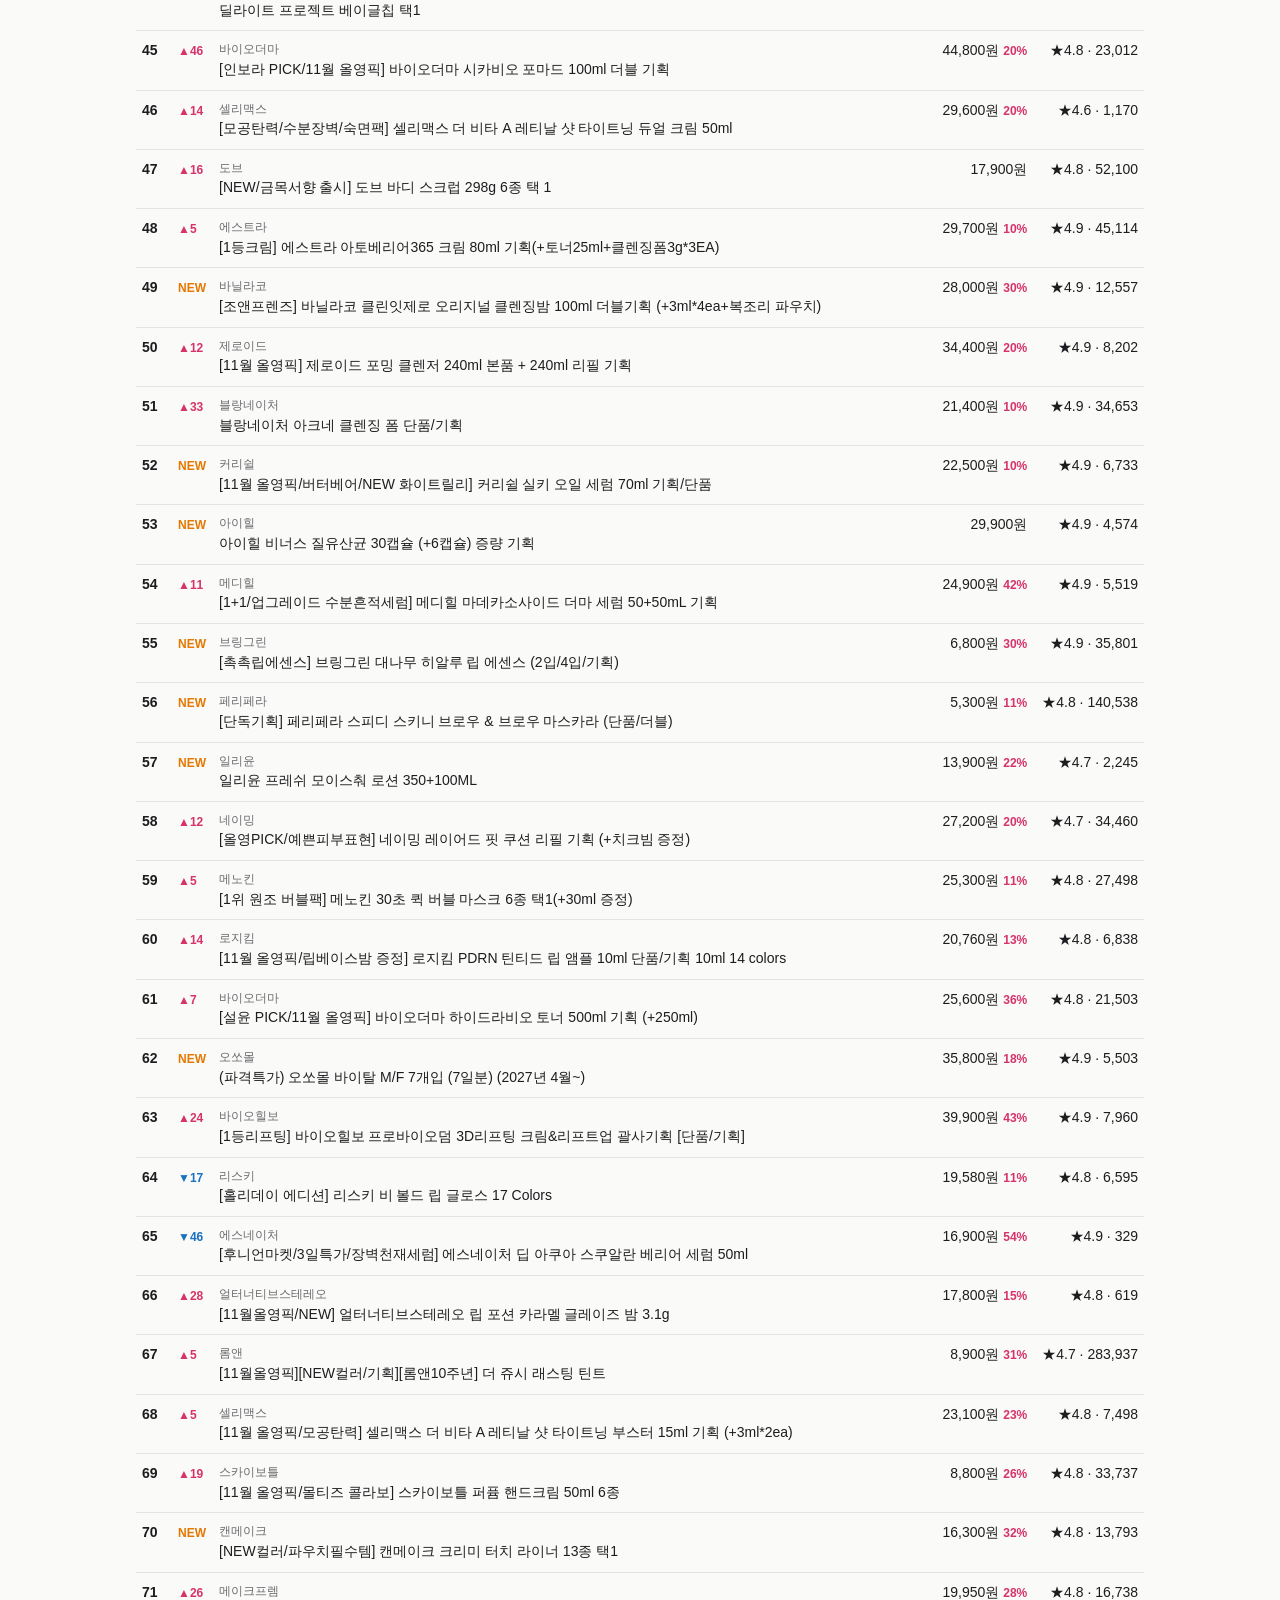
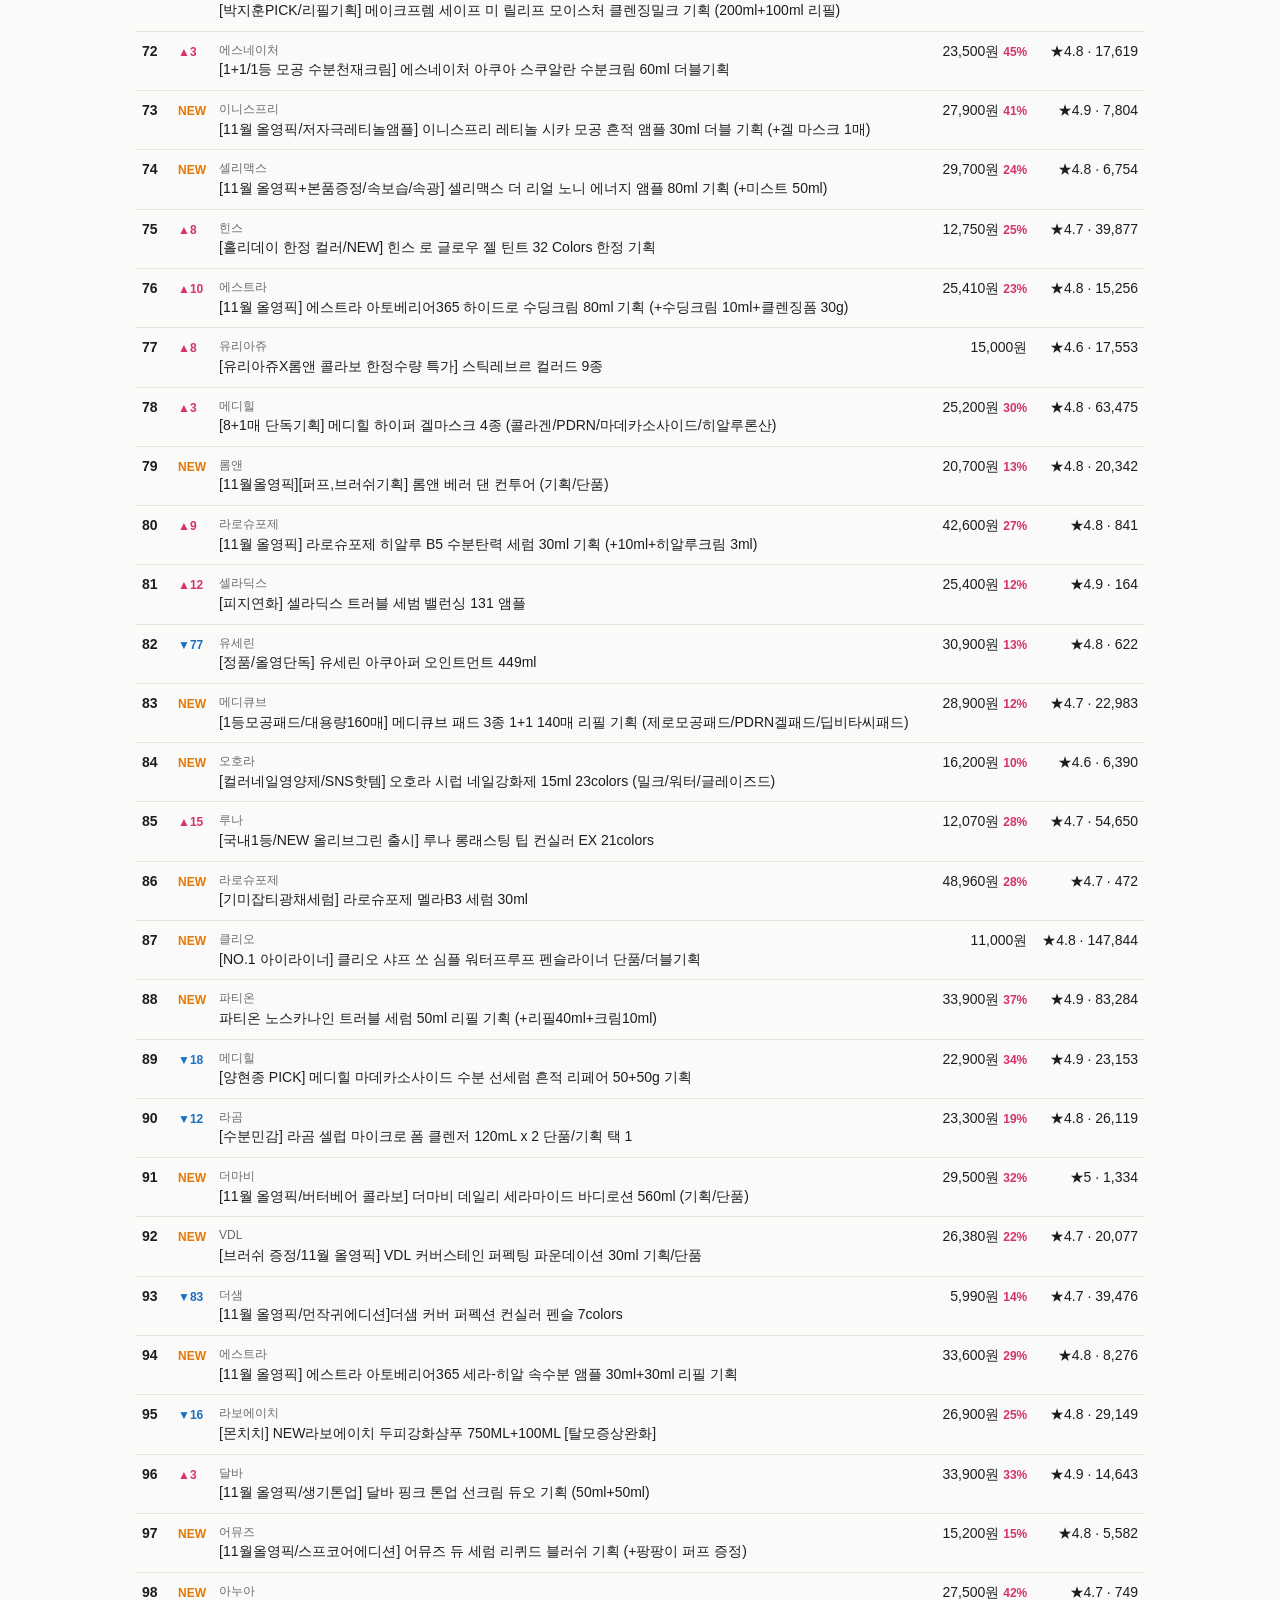
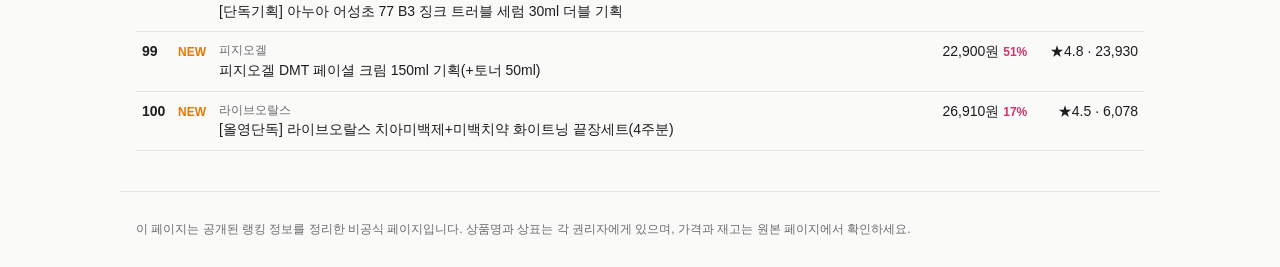
<file: docs/oliveyoung.html>
<!doctype html>
<html lang="ko"><head><meta charset="utf-8">
<meta name="viewport" content="width=device-width,initial-scale=1">
<meta name="google-site-verification" content="ddOe3T7hgUrxZfu9wyzTWHohFLFt5zm6lUy1jZbl9IA">
<title>올리브영 랭킹 TOP 100 | 오늘의 올리브영 베스트</title><meta name="description" content="올리브영 온라인몰 오늘의 베스트 TOP 100을 매일 정리합니다. 순위 변동, 판매가, 할인율, 리뷰 수와 어제보다 오른 상품을 확인하세요.">
<link rel="canonical" href="https://experimory-crypto.github.io/k-ranking/oliveyoung.html">
<meta property="og:title" content="올리브영 랭킹 TOP 100 | 오늘의 올리브영 베스트"><meta property="og:description" content="올리브영 온라인몰 오늘의 베스트 TOP 100을 매일 정리합니다. 순위 변동, 판매가, 할인율, 리뷰 수와 어제보다 오른 상품을 확인하세요.">
<meta property="og:type" content="website"><meta property="og:url" content="https://experimory-crypto.github.io/k-ranking/oliveyoung.html">
<link rel="stylesheet" href="style.css"><script type="application/ld+json">{"@context": "https://schema.org", "@type": "ItemList", "name": "올리브영 랭킹 TOP 100", "itemListElement": [{"@type": "ListItem", "position": 1, "name": "[지원공동개발마켓] 에딧비 베일온 스킨 핏 선 앰플 비비 30ml 본품 기획(+팡팡 퍼프+퍼프케이스+핑거 퍼프 2P)", "url": "https://www.oliveyoung.co.kr/store/goods/getGoodsDetail.do?goodsNo=A000001005839"}, {"@type": "ListItem", "position": 2, "name": "[11월 올영픽/15년 연속 1위] 메디힐 에센셜 마스크팩 10/10+1매 기획 7종 골라담기", "url": "https://www.oliveyoung.co.kr/store/goods/getGoodsDetail.do?goodsNo=A000000223414"}, {"@type": "ListItem", "position": 3, "name": "[11월 올영픽] 에스트라 아토베리어365 크림 80ml 더블 기획 (+세라-히알 앰플 15ml)", "url": "https://www.oliveyoung.co.kr/store/goods/getGoodsDetail.do?goodsNo=A000001002386"}, {"@type": "ListItem", "position": 4, "name": "[후니언마켓/만원특가/1등 모공 수분천재크림] 에스네이처 아쿠아 스쿠알란 수분크림 60ml", "url": "https://www.oliveyoung.co.kr/store/goods/getGoodsDetail.do?goodsNo=A000000152046"}, {"@type": "ListItem", "position": 5, "name": "[11월 올영픽] 라로슈포제 시카플라스트 밤 B5+ 100ml 기획 (+시카에센스7.5ml+히알루세럼3ml)", "url": "https://www.oliveyoung.co.kr/store/goods/getGoodsDetail.do?goodsNo=A000000263009"}, {"@type": "ListItem", "position": 6, "name": "[11월 올영픽/1등미백앰플] 메디큐브 PDRN 핑크 앰플 30ml 한정기획 (+리필팩 50ml+앰플 10ml)", "url": "https://www.oliveyoung.co.kr/store/goods/getGoodsDetail.do?goodsNo=A000000264301"}, {"@type": "ListItem", "position": 7, "name": "[11월올영픽][롬앤10주년][힛팬템/20구] 베러 댄 팔레트 베스티 에디션", "url": "https://www.oliveyoung.co.kr/store/goods/getGoodsDetail.do?goodsNo=A000001002584"}, {"@type": "ListItem", "position": 8, "name": "[아이돌 대란템]아토팜 판테놀 크림 80ml 단품/기획 택1", "url": "https://www.oliveyoung.co.kr/store/goods/getGoodsDetail.do?goodsNo=A000000161996"}, {"@type": "ListItem", "position": 9, "name": "[4년 연속 1위] 어노브 딥 데미지 리페어 헤어 마스크 (트리트먼트/헤어팩) 320ml 더블/듀오 기획", "url": "https://www.oliveyoung.co.kr/store/goods/getGoodsDetail.do?goodsNo=A000000171423"}, {"@type": "ListItem", "position": 10, "name": "[11월 올영픽] 라로슈포제 시카플라스트 멀티 리페어 크림 100ml 기획 (+시카크림 15ml+시카에센스 7.5ml)", "url": "https://www.oliveyoung.co.kr/store/goods/getGoodsDetail.do?goodsNo=A000001002019"}]}</script><script data-goatcounter="https://k-ranking.goatcounter.com/count" async src="//gc.zgo.at/count.js"></script></head><body>
<header class="top"><a class="logo" href="index.html">오늘의 K랭킹</a>
<nav><a href="daiso.html">다이소</a><a href="oliveyoung.html">올리브영</a><a href="en/k-beauty-best-sellers.html">K-Beauty (EN)</a><a href="au/index.html">AU Specials</a></nav></header>
<main>
<h1>올리브영 랭킹 TOP 100</h1><p class="lead">올리브영 온라인몰 오늘의 베스트 TOP 100을 매일 정리합니다. 순위 변동, 판매가, 할인율, 리뷰 수와 어제보다 오른 상품을 확인하세요.</p>
<p class="meta">업데이트 2026-11-11 15:52 KST · 출처: <a href="https://www.oliveyoung.co.kr/store/main/getBestList.do" rel="nofollow noopener" target="_blank">올리브영 온라인몰 랭킹</a></p>
<section class="card"><h2>어제보다 많이 오른 상품</h2><ol class="risers"><li><span class="chg up">▲52</span> 40. <a href="https://www.oliveyoung.co.kr/store/goods/getGoodsDetail.do?goodsNo=A000000261788" rel="nofollow noopener" target="_blank">[저자극/피지지우개] 풀리 멜팅크림 투오일 50ml 단품/기획 2종 택1</a></li><li><span class="chg up">▲46</span> 45. <a href="https://www.oliveyoung.co.kr/store/goods/getGoodsDetail.do?goodsNo=A000001002235" rel="nofollow noopener" target="_blank">[인보라 PICK/11월 올영픽] 바이오더마 시카비오 포마드 100ml 더블 기획</a></li><li><span class="chg up">▲43</span> 6. <a href="https://www.oliveyoung.co.kr/store/goods/getGoodsDetail.do?goodsNo=A000000264301" rel="nofollow noopener" target="_blank">[11월 올영픽/1등미백앰플] 메디큐브 PDRN 핑크 앰플 30ml 한정기획 (+리필팩 50ml+앰플 10ml)</a></li><li><span class="chg up">▲38</span> 16. <a href="https://www.oliveyoung.co.kr/store/goods/getGoodsDetail.do?goodsNo=A000000236420" rel="nofollow noopener" target="_blank">[11월 올영픽/스피큘 레티놀] 아이오페 레티젝션 세럼 30+25mL 리필 기획</a></li><li><span class="chg up">▲37</span> 13. <a href="https://www.oliveyoung.co.kr/store/goods/getGoodsDetail.do?goodsNo=A000000187479" rel="nofollow noopener" target="_blank">[말끔모공/국민클폼]비플레인 녹두 약산성 클렌징폼기획 160ml+40ml 기획</a></li></ol></section>
<section class="cta"><div><strong>이 순위를 매일 데이터로 받기</strong><p>CSV·JSON·API로 매일 자동 수집하려면 Apify에서 같은 데이터를 받아보세요. 순위 변동·가격·재고까지 포함됩니다.</p></div><a class="btn" href="https://apify.com/magenta_courser/oliveyoung-ranking-scraper" target="_blank" rel="noopener">Apify에서 보기 →</a></section>
<input id="q" type="search" placeholder="상품명·브랜드 검색" aria-label="상품명·브랜드 검색">
<div class="tbl"><table><thead><tr><th class="">순위</th><th class="">변동</th><th class="">상품</th><th class="num">가격</th><th class="num hide-s">리뷰</th></tr></thead><tbody><tr data-q="에딧비 [지원공동개발마켓] 에딧비 베일온 스킨 핏 선 앰플 비비 30ml 본품 기획(+팡팡 퍼프+퍼프케이스+핑거 퍼프 2p)"><td class="rk">1</td><td><span class="chg new">NEW</span></td><td class="it"><span class="brand">에딧비</span><a href="https://www.oliveyoung.co.kr/store/goods/getGoodsDetail.do?goodsNo=A000001005839" rel="nofollow noopener" target="_blank">[지원공동개발마켓] 에딧비 베일온 스킨 핏 선 앰플 비비 30ml 본품 기획(+팡팡 퍼프+퍼프케이스+핑거 퍼프 2P)</a></td><td class="num">15,850원 <span class="disc">47%</span></td><td class="num hide-s">–</td></tr><tr data-q="메디힐 [11월 올영픽/15년 연속 1위] 메디힐 에센셜 마스크팩 10/10+1매 기획 7종 골라담기"><td class="rk">2</td><td><span class="chg down">▼1</span></td><td class="it"><span class="brand">메디힐</span><a href="https://www.oliveyoung.co.kr/store/goods/getGoodsDetail.do?goodsNo=A000000223414" rel="nofollow noopener" target="_blank">[11월 올영픽/15년 연속 1위] 메디힐 에센셜 마스크팩 10/10+1매 기획 7종 골라담기</a></td><td class="num">10,000원 <span class="disc">50%</span></td><td class="num hide-s">★4.9 · 566,369</td></tr><tr data-q="에스트라 [11월 올영픽] 에스트라 아토베리어365 크림 80ml 더블 기획 (+세라-히알 앰플 15ml)"><td class="rk">3</td><td><span class="chg">–</span></td><td class="it"><span class="brand">에스트라</span><a href="https://www.oliveyoung.co.kr/store/goods/getGoodsDetail.do?goodsNo=A000001002386" rel="nofollow noopener" target="_blank">[11월 올영픽] 에스트라 아토베리어365 크림 80ml 더블 기획 (+세라-히알 앰플 15ml)</a></td><td class="num">44,500원 <span class="disc">25%</span></td><td class="num hide-s">★4.9 · 46,208</td></tr><tr data-q="에스네이처 [후니언마켓/만원특가/1등 모공 수분천재크림] 에스네이처 아쿠아 스쿠알란 수분크림 60ml"><td class="rk">4</td><td><span class="chg up">▲7</span></td><td class="it"><span class="brand">에스네이처</span><a href="https://www.oliveyoung.co.kr/store/goods/getGoodsDetail.do?goodsNo=A000000152046" rel="nofollow noopener" target="_blank">[후니언마켓/만원특가/1등 모공 수분천재크림] 에스네이처 아쿠아 스쿠알란 수분크림 60ml</a></td><td class="num">10,000원 <span class="disc">64%</span></td><td class="num hide-s">★4.8 · 24,026</td></tr><tr data-q="라로슈포제 [11월 올영픽] 라로슈포제 시카플라스트 밤 b5+ 100ml 기획 (+시카에센스7.5ml+히알루세럼3ml)"><td class="rk">5</td><td><span class="chg up">▲4</span></td><td class="it"><span class="brand">라로슈포제</span><a href="https://www.oliveyoung.co.kr/store/goods/getGoodsDetail.do?goodsNo=A000000263009" rel="nofollow noopener" target="_blank">[11월 올영픽] 라로슈포제 시카플라스트 밤 B5+ 100ml 기획 (+시카에센스7.5ml+히알루세럼3ml)</a></td><td class="num">29,500원 <span class="disc">28%</span></td><td class="num hide-s">★4.8 · 38,217</td></tr><tr data-q="메디큐브 [11월 올영픽/1등미백앰플] 메디큐브 pdrn 핑크 앰플 30ml 한정기획 (+리필팩 50ml+앰플 10ml)"><td class="rk">6</td><td><span class="chg up">▲43</span></td><td class="it"><span class="brand">메디큐브</span><a href="https://www.oliveyoung.co.kr/store/goods/getGoodsDetail.do?goodsNo=A000000264301" rel="nofollow noopener" target="_blank">[11월 올영픽/1등미백앰플] 메디큐브 PDRN 핑크 앰플 30ml 한정기획 (+리필팩 50ml+앰플 10ml)</a></td><td class="num">24,600원 <span class="disc">46%</span></td><td class="num hide-s">★4.8 · 17,584</td></tr><tr data-q="롬앤 [11월올영픽][롬앤10주년][힛팬템/20구] 베러 댄 팔레트 베스티 에디션"><td class="rk">7</td><td><span class="chg new">NEW</span></td><td class="it"><span class="brand">롬앤</span><a href="https://www.oliveyoung.co.kr/store/goods/getGoodsDetail.do?goodsNo=A000001002584" rel="nofollow noopener" target="_blank">[11월올영픽][롬앤10주년][힛팬템/20구] 베러 댄 팔레트 베스티 에디션</a></td><td class="num">29,200원 <span class="disc">46%</span></td><td class="num hide-s">★4.8 · 394</td></tr><tr data-q="아토팜 [아이돌 대란템]아토팜 판테놀 크림 80ml 단품/기획 택1"><td class="rk">8</td><td><span class="chg new">NEW</span></td><td class="it"><span class="brand">아토팜</span><a href="https://www.oliveyoung.co.kr/store/goods/getGoodsDetail.do?goodsNo=A000000161996" rel="nofollow noopener" target="_blank">[아이돌 대란템]아토팜 판테놀 크림 80ml 단품/기획 택1</a></td><td class="num">23,800원 <span class="disc">37%</span></td><td class="num hide-s">★4.8 · 2,197</td></tr><tr data-q="어노브 [4년 연속 1위] 어노브 딥 데미지 리페어 헤어 마스크 (트리트먼트/헤어팩) 320ml 더블/듀오 기획"><td class="rk">9</td><td><span class="chg up">▲22</span></td><td class="it"><span class="brand">어노브</span><a href="https://www.oliveyoung.co.kr/store/goods/getGoodsDetail.do?goodsNo=A000000171423" rel="nofollow noopener" target="_blank">[4년 연속 1위] 어노브 딥 데미지 리페어 헤어 마스크 (트리트먼트/헤어팩) 320ml 더블/듀오 기획</a></td><td class="num">29,800원 <span class="disc">29%</span></td><td class="num hide-s">★4.9 · 101,468</td></tr><tr data-q="라로슈포제 [11월 올영픽] 라로슈포제 시카플라스트 멀티 리페어 크림 100ml 기획 (+시카크림 15ml+시카에센스 7.5ml)"><td class="rk">10</td><td><span class="chg up">▲3</span></td><td class="it"><span class="brand">라로슈포제</span><a href="https://www.oliveyoung.co.kr/store/goods/getGoodsDetail.do?goodsNo=A000001002019" rel="nofollow noopener" target="_blank">[11월 올영픽] 라로슈포제 시카플라스트 멀티 리페어 크림 100ml 기획 (+시카크림 15ml+시카에센스 7.5ml)</a></td><td class="num">38,100원 <span class="disc">26%</span></td><td class="num hide-s">★4.8 · 7,504</td></tr><tr data-q="메디힐 [11월 올영픽/1위 패드] 메디힐 더마 토너패드 100+100매 7종 골라담기"><td class="rk">11</td><td><span class="chg up">▲11</span></td><td class="it"><span class="brand">메디힐</span><a href="https://www.oliveyoung.co.kr/store/goods/getGoodsDetail.do?goodsNo=A000000267747" rel="nofollow noopener" target="_blank">[11월 올영픽/1위 패드] 메디힐 더마 토너패드 100+100매 7종 골라담기</a></td><td class="num">28,900원 <span class="disc">27%</span></td><td class="num hide-s">★4.8 · 86,483</td></tr><tr data-q="리바이포유 [하준맘 개발] 리바이포유 히알프렙 수분탱글앰플 45ml"><td class="rk">12</td><td><span class="chg down">▼5</span></td><td class="it"><span class="brand">리바이포유</span><a href="https://www.oliveyoung.co.kr/store/goods/getGoodsDetail.do?goodsNo=A000001002935" rel="nofollow noopener" target="_blank">[하준맘 개발] 리바이포유 히알프렙 수분탱글앰플 45ml</a></td><td class="num">21,700원 <span class="disc">30%</span></td><td class="num hide-s">★5 · 282</td></tr><tr data-q="비플레인 [말끔모공/국민클폼]비플레인 녹두 약산성 클렌징폼기획 160ml+40ml 기획"><td class="rk">13</td><td><span class="chg up">▲37</span></td><td class="it"><span class="brand">비플레인</span><a href="https://www.oliveyoung.co.kr/store/goods/getGoodsDetail.do?goodsNo=A000000187479" rel="nofollow noopener" target="_blank">[말끔모공/국민클폼]비플레인 녹두 약산성 클렌징폼기획 160ml+40ml 기획</a></td><td class="num">18,600원 <span class="disc">15%</span></td><td class="num hide-s">★4.9 · 19,245</td></tr><tr data-q="티엘라 [new 말차향 출시] 티엘라 퍼퓸 너리싱 바디크림 200ml 4종 단품/기획 (+바디크림 증정)"><td class="rk">14</td><td><span class="chg up">▲10</span></td><td class="it"><span class="brand">티엘라</span><a href="https://www.oliveyoung.co.kr/store/goods/getGoodsDetail.do?goodsNo=A000000249154" rel="nofollow noopener" target="_blank">[NEW 말차향 출시] 티엘라 퍼퓸 너리싱 바디크림 200ml 4종 단품/기획 (+바디크림 증정)</a></td><td class="num">32,000원</td><td class="num hide-s">★5 · 11,667</td></tr><tr data-q="토리든 [new/1등수분세럼] 토리든 다이브인 저분자 히알루론산 세럼 50ml 리필 기획(+리필 50ml)"><td class="rk">15</td><td><span class="chg up">▲10</span></td><td class="it"><span class="brand">토리든</span><a href="https://www.oliveyoung.co.kr/store/goods/getGoodsDetail.do?goodsNo=A000000258291" rel="nofollow noopener" target="_blank">[NEW/1등수분세럼] 토리든 다이브인 저분자 히알루론산 세럼 50ml 리필 기획(+리필 50ml)</a></td><td class="num">27,000원 <span class="disc">25%</span></td><td class="num hide-s">★4.8 · 11,186</td></tr><tr data-q="아이오페 [11월 올영픽/스피큘 레티놀] 아이오페 레티젝션 세럼 30+25ml 리필 기획"><td class="rk">16</td><td><span class="chg up">▲38</span></td><td class="it"><span class="brand">아이오페</span><a href="https://www.oliveyoung.co.kr/store/goods/getGoodsDetail.do?goodsNo=A000000236420" rel="nofollow noopener" target="_blank">[11월 올영픽/스피큘 레티놀] 아이오페 레티젝션 세럼 30+25mL 리필 기획</a></td><td class="num">43,900원 <span class="disc">25%</span></td><td class="num hide-s">★4.8 · 2,472</td></tr><tr data-q="아누아 [수지세럼] 아누아 피디알엔 히알루론산 캡슐 100 세럼 30ml 기획세트 (+크림 30ml)"><td class="rk">17</td><td><span class="chg new">NEW</span></td><td class="it"><span class="brand">아누아</span><a href="https://www.oliveyoung.co.kr/store/goods/getGoodsDetail.do?goodsNo=A000000231894" rel="nofollow noopener" target="_blank">[수지세럼] 아누아 피디알엔 히알루론산 캡슐 100 세럼 30mL 기획세트 (+크림 30ml)</a></td><td class="num">22,500원 <span class="disc">42%</span></td><td class="num hide-s">★4.8 · 19,543</td></tr><tr data-q="아누아 [수지세럼] 아누아 피디알엔 히알루론산 캡슐 100 세럼 30ml 기획 (+30ml 리필팩)"><td class="rk">18</td><td><span class="chg up">▲8</span></td><td class="it"><span class="brand">아누아</span><a href="https://www.oliveyoung.co.kr/store/goods/getGoodsDetail.do?goodsNo=A000000222698" rel="nofollow noopener" target="_blank">[수지세럼] 아누아 피디알엔 히알루론산 캡슐 100 세럼 30mL 기획 (+30mL 리필팩)</a></td><td class="num">27,500원 <span class="disc">52%</span></td><td class="num hide-s">★4.8 · 14,800</td></tr><tr data-q="아떼 [11월 올영픽/아떼x이즈니생메르] 아떼 버터멜팅광 립 글로이밤 기획/단품"><td class="rk">19</td><td><span class="chg new">NEW</span></td><td class="it"><span class="brand">아떼</span><a href="https://www.oliveyoung.co.kr/store/goods/getGoodsDetail.do?goodsNo=A000000223349" rel="nofollow noopener" target="_blank">[11월 올영픽/아떼X이즈니생메르] 아떼 버터멜팅광 립 글로이밤 기획/단품</a></td><td class="num">24,900원 <span class="disc">24%</span></td><td class="num hide-s">★4.8 · 7,252</td></tr><tr data-q="아누아 [수지 pick/한정기획] 아누아 피디알엔 히알루론산 수분 캡슐 미스트 100ml 2입 기획"><td class="rk">20</td><td><span class="chg new">NEW</span></td><td class="it"><span class="brand">아누아</span><a href="https://www.oliveyoung.co.kr/store/goods/getGoodsDetail.do?goodsNo=A000000247773" rel="nofollow noopener" target="_blank">[수지 PICK/한정기획] 아누아 피디알엔 히알루론산 수분 캡슐 미스트 100ml 2입 기획</a></td><td class="num">33,500원 <span class="disc">52%</span></td><td class="num hide-s">★4.7 · 9,008</td></tr><tr data-q="vdl [헤어클립 증정/11월 올영픽] vdl 로즈 pdrn 프렙 베이스 40ml 기획/단품"><td class="rk">21</td><td><span class="chg new">NEW</span></td><td class="it"><span class="brand">VDL</span><a href="https://www.oliveyoung.co.kr/store/goods/getGoodsDetail.do?goodsNo=A000000232298" rel="nofollow noopener" target="_blank">[헤어클립 증정/11월 올영픽] VDL 로즈 PDRN 프렙 베이스 40ml 기획/단품</a></td><td class="num">25,840원 <span class="disc">19%</span></td><td class="num hide-s">★4.9 · 2,351</td></tr><tr data-q="정샘물 [1위 쿠션/홀리데이 에디션] 정샘물 에센셜 스킨 누더 쿠션 (본품+리필)"><td class="rk">22</td><td><span class="chg up">▲8</span></td><td class="it"><span class="brand">정샘물</span><a href="https://www.oliveyoung.co.kr/store/goods/getGoodsDetail.do?goodsNo=A000000139063" rel="nofollow noopener" target="_blank">[1위 쿠션/홀리데이 에디션] 정샘물 에센셜 스킨 누더 쿠션 (본품+리필)</a></td><td class="num">38,400원 <span class="disc">20%</span></td><td class="num hide-s">★4.7 · 42,833</td></tr><tr data-q="헤트라스 [품절대란템] 헤트라스 고체탈취제 300g 2개입 5종"><td class="rk">23</td><td><span class="chg up">▲4</span></td><td class="it"><span class="brand">헤트라스</span><a href="https://www.oliveyoung.co.kr/store/goods/getGoodsDetail.do?goodsNo=A000000261733" rel="nofollow noopener" target="_blank">[품절대란템] 헤트라스 고체탈취제 300g 2개입 5종</a></td><td class="num">18,500원 <span class="disc">1%</span></td><td class="num hide-s">★4.7 · 3,350</td></tr><tr data-q="리바이포유 [하준맘 개발] 리바이포유 히알프렙 수분광버블세럼 95ml"><td class="rk">24</td><td><span class="chg down">▼7</span></td><td class="it"><span class="brand">리바이포유</span><a href="https://www.oliveyoung.co.kr/store/goods/getGoodsDetail.do?goodsNo=A000001002932" rel="nofollow noopener" target="_blank">[하준맘 개발] 리바이포유 히알프렙 수분광버블세럼 95ml</a></td><td class="num">19,900원 <span class="disc">30%</span></td><td class="num hide-s">★4.9 · 18</td></tr><tr data-q="바이오던스 [11월 올영픽/무드등 증정] 바이오던스 리얼 딥 마스크 5종 7+1/7매 기획(콜라겐/세라놀/pdrn/씨켈프/비타)"><td class="rk">25</td><td><span class="chg up">▲30</span></td><td class="it"><span class="brand">바이오던스</span><a href="https://www.oliveyoung.co.kr/store/goods/getGoodsDetail.do?goodsNo=A000000221807" rel="nofollow noopener" target="_blank">[11월 올영픽/무드등 증정] 바이오던스 리얼 딥 마스크 5종 7+1/7매 기획(콜라겐/세라놀/PDRN/씨켈프/비타)</a></td><td class="num">29,900원 <span class="disc">14%</span></td><td class="num hide-s">★4.7 · 23,991</td></tr><tr data-q="리바이포유 [하준맘 개발] 리바이포유 히알프렙 수분잠금크림 60ml"><td class="rk">26</td><td><span class="chg down">▼5</span></td><td class="it"><span class="brand">리바이포유</span><a href="https://www.oliveyoung.co.kr/store/goods/getGoodsDetail.do?goodsNo=A000001002936" rel="nofollow noopener" target="_blank">[하준맘 개발] 리바이포유 히알프렙 수분잠금크림 60ml</a></td><td class="num">20,300원 <span class="disc">30%</span></td><td class="num hide-s">★5 · 20</td></tr><tr data-q="달바 [11월 올영픽/26년 성분 업그레이드] 달바 퍼스트 스프레이 세럼 펩타이드 100ml 더블기획"><td class="rk">27</td><td><span class="chg up">▲16</span></td><td class="it"><span class="brand">달바</span><a href="https://www.oliveyoung.co.kr/store/goods/getGoodsDetail.do?goodsNo=A000000259555" rel="nofollow noopener" target="_blank">[11월 올영픽/26년 성분 업그레이드] 달바 퍼스트 스프레이 세럼 펩타이드 100ml 더블기획</a></td><td class="num">31,900원 <span class="disc">46%</span></td><td class="num hide-s">★4.9 · 57,808</td></tr><tr data-q="캐드베리 파스칼 클링커스 초콜릿 2종 택1"><td class="rk">28</td><td><span class="chg up">▲12</span></td><td class="it"><span class="brand">캐드베리</span><a href="https://www.oliveyoung.co.kr/store/goods/getGoodsDetail.do?goodsNo=A000001002500" rel="nofollow noopener" target="_blank">파스칼 클링커스 초콜릿 2종 택1</a></td><td class="num">7,900원 <span class="disc">11%</span></td><td class="num hide-s">★4.6 · 606</td></tr><tr data-q="웰라쥬 [속건조필수템] 웰라쥬 리얼 히알루로닉 블루 100 앰플 75ml 2입 기획"><td class="rk">29</td><td><span class="chg up">▲13</span></td><td class="it"><span class="brand">웰라쥬</span><a href="https://www.oliveyoung.co.kr/store/goods/getGoodsDetail.do?goodsNo=A000000231885" rel="nofollow noopener" target="_blank">[속건조필수템] 웰라쥬 리얼 히알루로닉 블루 100 앰플 75ml 2입 기획</a></td><td class="num">30,900원 <span class="disc">38%</span></td><td class="num hide-s">★4.8 · 16,511</td></tr><tr data-q="홀리카홀리카 [11월 올영픽/new 젤테일]홀리카홀리카 마이페이브 피스 아이섀도우/젤테일/피스 밤"><td class="rk">30</td><td><span class="chg up">▲3</span></td><td class="it"><span class="brand">홀리카홀리카</span><a href="https://www.oliveyoung.co.kr/store/goods/getGoodsDetail.do?goodsNo=A000001005367" rel="nofollow noopener" target="_blank">[11월 올영픽/NEW 젤테일]홀리카홀리카 마이페이브 피스 아이섀도우/젤테일/피스 밤</a></td><td class="num">4,700원 <span class="disc">21%</span></td><td class="num hide-s">★4.8 · 173,261</td></tr><tr data-q="닥터지 [수분진정/세럼증정] 닥터지 레드블레미쉬 클리어 수딩크림 ex 70ml기획 (+30ml+세럼10ml*2ea)"><td class="rk">31</td><td><span class="chg up">▲8</span></td><td class="it"><span class="brand">닥터지</span><a href="https://www.oliveyoung.co.kr/store/goods/getGoodsDetail.do?goodsNo=A000000255752" rel="nofollow noopener" target="_blank">[수분진정/세럼증정] 닥터지 레드블레미쉬 클리어 수딩크림 EX 70ml기획 (+30ml+세럼10ml*2ea)</a></td><td class="num">26,600원 <span class="disc">30%</span></td><td class="num hide-s">★4.9 · 6,655</td></tr><tr data-q="아이오페 [11월 올영픽/입문 레티놀] 아이오페 슈퍼바운스 세럼 30+30ml 리필 기획"><td class="rk">32</td><td><span class="chg up">▲4</span></td><td class="it"><span class="brand">아이오페</span><a href="https://www.oliveyoung.co.kr/store/goods/getGoodsDetail.do?goodsNo=A000000269434" rel="nofollow noopener" target="_blank">[11월 올영픽/입문 레티놀] 아이오페 슈퍼바운스 세럼 30+30mL 리필 기획</a></td><td class="num">37,900원 <span class="disc">39%</span></td><td class="num hide-s">★4.8 · 6,567</td></tr><tr data-q="마녀공장 [블랙헤드순삭] 마녀공장 퓨어 소이빈 클렌징오일 200ml 2입 기획 (+25ml+폼20ml)"><td class="rk">33</td><td><span class="chg up">▲5</span></td><td class="it"><span class="brand">마녀공장</span><a href="https://www.oliveyoung.co.kr/store/goods/getGoodsDetail.do?goodsNo=A000000268374" rel="nofollow noopener" target="_blank">[블랙헤드순삭] 마녀공장 퓨어 소이빈 클렌징오일 200ml 2입 기획 (+25ml+폼20ml)</a></td><td class="num">24,900원 <span class="disc">32%</span></td><td class="num hide-s">★4.9 · 26,807</td></tr><tr data-q="에스트라 [11월 올영픽] 에스트라 아토베리어365 로션 300ml 기획 (+로션 30ml+캡슐토너 25ml)"><td class="rk">34</td><td><span class="chg up">▲24</span></td><td class="it"><span class="brand">에스트라</span><a href="https://www.oliveyoung.co.kr/store/goods/getGoodsDetail.do?goodsNo=A000001002385" rel="nofollow noopener" target="_blank">[11월 올영픽] 에스트라 아토베리어365 로션 300ml 기획 (+로션 30ml+캡슐토너 25ml)</a></td><td class="num">44,500원 <span class="disc">25%</span></td><td class="num hide-s">★4.9 · 16,716</td></tr><tr data-q="제로이드 [11월 올영픽/대용량] 제로이드 인텐시브 크림 80ml + 50ml 기획 (+인텐시브 크림 마스크 2매)"><td class="rk">35</td><td><span class="chg up">▲16</span></td><td class="it"><span class="brand">제로이드</span><a href="https://www.oliveyoung.co.kr/store/goods/getGoodsDetail.do?goodsNo=A000001002209" rel="nofollow noopener" target="_blank">[11월 올영픽/대용량] 제로이드 인텐시브 크림 80ml + 50ml 기획 (+인텐시브 크림 마스크 2매)</a></td><td class="num">32,900원 <span class="disc">17%</span></td><td class="num hide-s">★4.8 · 10,957</td></tr><tr data-q="바이오더마 [설윤 pick/11월 올영픽] 바이오더마 센시비오 h2o 850ml 기획 (+대왕화장솜 10매)"><td class="rk">36</td><td><span class="chg up">▲25</span></td><td class="it"><span class="brand">바이오더마</span><a href="https://www.oliveyoung.co.kr/store/goods/getGoodsDetail.do?goodsNo=A000001002236" rel="nofollow noopener" target="_blank">[설윤 PICK/11월 올영픽] 바이오더마 센시비오 H2O 850ml 기획 (+대왕화장솜 10매)</a></td><td class="num">24,900원 <span class="disc">33%</span></td><td class="num hide-s">★4.9 · 100,838</td></tr><tr data-q="에스네이처 [후니언마켓/만원특가/5종모공탄력] 에스네이처 아쿠아 스쿠알란 수분크림 랩핑 마스크 4매 기획"><td class="rk">37</td><td><span class="chg down">▼23</span></td><td class="it"><span class="brand">에스네이처</span><a href="https://www.oliveyoung.co.kr/store/goods/getGoodsDetail.do?goodsNo=A000000244322" rel="nofollow noopener" target="_blank">[후니언마켓/만원특가/5종모공탄력] 에스네이처 아쿠아 스쿠알란 수분크림 랩핑 마스크 4매 기획</a></td><td class="num">10,000원 <span class="disc">58%</span></td><td class="num hide-s">★4.8 · 4,979</td></tr><tr data-q="홀리카홀리카 [new/단독컬러 출시] 홀리카홀리카 마이페이브 무드 아이 팔레트"><td class="rk">38</td><td><span class="chg up">▲14</span></td><td class="it"><span class="brand">홀리카홀리카</span><a href="https://www.oliveyoung.co.kr/store/goods/getGoodsDetail.do?goodsNo=A000000150361" rel="nofollow noopener" target="_blank">[NEW/단독컬러 출시] 홀리카홀리카 마이페이브 무드 아이 팔레트</a></td><td class="num">21,400원 <span class="disc">23%</span></td><td class="num hide-s">★4.8 · 44,036</td></tr><tr data-q="더샘 [11월 올영픽/먼작귀에디션]더샘 커버 퍼펙션 트리플 팟 컨실러 글로우 3colors"><td class="rk">39</td><td><span class="chg down">▼37</span></td><td class="it"><span class="brand">더샘</span><a href="https://www.oliveyoung.co.kr/store/goods/getGoodsDetail.do?goodsNo=A000000248185" rel="nofollow noopener" target="_blank">[11월 올영픽/먼작귀에디션]더샘 커버 퍼펙션 트리플 팟 컨실러 글로우 3colors</a></td><td class="num">12,830원 <span class="disc">14%</span></td><td class="num hide-s">★4.8 · 12,786</td></tr><tr data-q="풀리 [저자극/피지지우개] 풀리 멜팅크림 투오일 50ml 단품/기획 2종 택1"><td class="rk">40</td><td><span class="chg up">▲52</span></td><td class="it"><span class="brand">풀리</span><a href="https://www.oliveyoung.co.kr/store/goods/getGoodsDetail.do?goodsNo=A000000261788" rel="nofollow noopener" target="_blank">[저자극/피지지우개] 풀리 멜팅크림 투오일 50ml 단품/기획 2종 택1</a></td><td class="num">17,500원 <span class="disc">1%</span></td><td class="num hide-s">★4.4 · 1,935</td></tr><tr data-q="메디힐 [15년연속 1위] 메디힐 에센셜 마스크팩 1매 고기능 7종 골라담기"><td class="rk">41</td><td><span class="chg up">▲18</span></td><td class="it"><span class="brand">메디힐</span><a href="https://www.oliveyoung.co.kr/store/goods/getGoodsDetail.do?goodsNo=A000000217620" rel="nofollow noopener" target="_blank">[15년연속 1위] 메디힐 에센셜 마스크팩 1매 고기능 7종 골라담기</a></td><td class="num">1,000원 <span class="disc">50%</span></td><td class="num hide-s">★4.9 · 564,778</td></tr><tr data-q="셀리맥스 [1+1/txa/화잘먹] 셀리맥스 트라넥삼산 브라이트닝 잡티 선크림 50ml 더블 기획"><td class="rk">42</td><td><span class="chg new">NEW</span></td><td class="it"><span class="brand">셀리맥스</span><a href="https://www.oliveyoung.co.kr/store/goods/getGoodsDetail.do?goodsNo=A000000254726" rel="nofollow noopener" target="_blank">[1+1/TXA/화잘먹] 셀리맥스 트라넥삼산 브라이트닝 잡티 선크림 50ml 더블 기획</a></td><td class="num">22,900원 <span class="disc">16%</span></td><td class="num hide-s">★4.8 · 2,261</td></tr><tr data-q="vdl [리필+파우치 증정/11월 올영픽] vdl 커버 스테인 퍼펙팅 쿠션 기획"><td class="rk">43</td><td><span class="chg new">NEW</span></td><td class="it"><span class="brand">VDL</span><a href="https://www.oliveyoung.co.kr/store/goods/getGoodsDetail.do?goodsNo=A000000185903" rel="nofollow noopener" target="_blank">[리필+파우치 증정/11월 올영픽] VDL 커버 스테인 퍼펙팅 쿠션 기획</a></td><td class="num">27,800원 <span class="disc">22%</span></td><td class="num hide-s">★4.7 · 23,056</td></tr><tr data-q="딜라이트 프로젝트 딜라이트 프로젝트 베이글칩 택1"><td class="rk">44</td><td><span class="chg new">NEW</span></td><td class="it"><span class="brand">딜라이트 프로젝트</span><a href="https://www.oliveyoung.co.kr/store/goods/getGoodsDetail.do?goodsNo=A000000147779" rel="nofollow noopener" target="_blank">딜라이트 프로젝트 베이글칩 택1</a></td><td class="num">2,700원</td><td class="num hide-s">★4.9 · 251,023</td></tr><tr data-q="바이오더마 [인보라 pick/11월 올영픽] 바이오더마 시카비오 포마드 100ml 더블 기획"><td class="rk">45</td><td><span class="chg up">▲46</span></td><td class="it"><span class="brand">바이오더마</span><a href="https://www.oliveyoung.co.kr/store/goods/getGoodsDetail.do?goodsNo=A000001002235" rel="nofollow noopener" target="_blank">[인보라 PICK/11월 올영픽] 바이오더마 시카비오 포마드 100ml 더블 기획</a></td><td class="num">44,800원 <span class="disc">20%</span></td><td class="num hide-s">★4.8 · 23,012</td></tr><tr data-q="셀리맥스 [모공탄력/수분장벽/숙면팩] 셀리맥스 더 비타 a 레티날 샷 타이트닝 듀얼 크림 50ml"><td class="rk">46</td><td><span class="chg up">▲14</span></td><td class="it"><span class="brand">셀리맥스</span><a href="https://www.oliveyoung.co.kr/store/goods/getGoodsDetail.do?goodsNo=A000000261065" rel="nofollow noopener" target="_blank">[모공탄력/수분장벽/숙면팩] 셀리맥스 더 비타 A 레티날 샷 타이트닝 듀얼 크림 50ml</a></td><td class="num">29,600원 <span class="disc">20%</span></td><td class="num hide-s">★4.6 · 1,170</td></tr><tr data-q="도브 [new/금목서향 출시] 도브 바디 스크럽 298g 6종 택 1"><td class="rk">47</td><td><span class="chg up">▲16</span></td><td class="it"><span class="brand">도브</span><a href="https://www.oliveyoung.co.kr/store/goods/getGoodsDetail.do?goodsNo=A000000186792" rel="nofollow noopener" target="_blank">[NEW/금목서향 출시] 도브 바디 스크럽 298g 6종 택 1</a></td><td class="num">17,900원</td><td class="num hide-s">★4.8 · 52,100</td></tr><tr data-q="에스트라 [1등크림] 에스트라 아토베리어365 크림 80ml 기획(+토너25ml+클렌징폼3g*3ea)"><td class="rk">48</td><td><span class="chg up">▲5</span></td><td class="it"><span class="brand">에스트라</span><a href="https://www.oliveyoung.co.kr/store/goods/getGoodsDetail.do?goodsNo=A000000261864" rel="nofollow noopener" target="_blank">[1등크림] 에스트라 아토베리어365 크림 80ml 기획(+토너25ml+클렌징폼3g*3EA)</a></td><td class="num">29,700원 <span class="disc">10%</span></td><td class="num hide-s">★4.9 · 45,114</td></tr><tr data-q="바닐라코 [조앤프렌즈] 바닐라코 클린잇제로 오리지널 클렌징밤 100ml 더블기획 (+3ml*4ea+복조리 파우치)"><td class="rk">49</td><td><span class="chg new">NEW</span></td><td class="it"><span class="brand">바닐라코</span><a href="https://www.oliveyoung.co.kr/store/goods/getGoodsDetail.do?goodsNo=A000000267517" rel="nofollow noopener" target="_blank">[조앤프렌즈] 바닐라코 클린잇제로 오리지널 클렌징밤 100ml 더블기획 (+3ml*4ea+복조리 파우치)</a></td><td class="num">28,000원 <span class="disc">30%</span></td><td class="num hide-s">★4.9 · 12,557</td></tr><tr data-q="제로이드 [11월 올영픽] 제로이드 포밍 클렌저 240ml 본품 + 240ml 리필 기획"><td class="rk">50</td><td><span class="chg up">▲12</span></td><td class="it"><span class="brand">제로이드</span><a href="https://www.oliveyoung.co.kr/store/goods/getGoodsDetail.do?goodsNo=A000000232081" rel="nofollow noopener" target="_blank">[11월 올영픽] 제로이드 포밍 클렌저 240ml 본품 + 240ml 리필 기획</a></td><td class="num">34,400원 <span class="disc">20%</span></td><td class="num hide-s">★4.9 · 8,202</td></tr><tr data-q="블랑네이처 블랑네이처 아크네 클렌징 폼 단품/기획"><td class="rk">51</td><td><span class="chg up">▲33</span></td><td class="it"><span class="brand">블랑네이처</span><a href="https://www.oliveyoung.co.kr/store/goods/getGoodsDetail.do?goodsNo=A000000186409" rel="nofollow noopener" target="_blank">블랑네이처 아크네 클렌징 폼 단품/기획</a></td><td class="num">21,400원 <span class="disc">10%</span></td><td class="num hide-s">★4.9 · 34,653</td></tr><tr data-q="커리쉴 [11월 올영픽/버터베어/new 화이트릴리] 커리쉴 실키 오일 세럼 70ml 기획/단품"><td class="rk">52</td><td><span class="chg new">NEW</span></td><td class="it"><span class="brand">커리쉴</span><a href="https://www.oliveyoung.co.kr/store/goods/getGoodsDetail.do?goodsNo=A000000236968" rel="nofollow noopener" target="_blank">[11월 올영픽/버터베어/NEW 화이트릴리] 커리쉴 실키 오일 세럼 70ml 기획/단품</a></td><td class="num">22,500원 <span class="disc">10%</span></td><td class="num hide-s">★4.9 · 6,733</td></tr><tr data-q="아이힐 아이힐 비너스 질유산균 30캡슐 (+6캡슐) 증량 기획"><td class="rk">53</td><td><span class="chg new">NEW</span></td><td class="it"><span class="brand">아이힐</span><a href="https://www.oliveyoung.co.kr/store/goods/getGoodsDetail.do?goodsNo=A000000217101" rel="nofollow noopener" target="_blank">아이힐 비너스 질유산균 30캡슐 (+6캡슐) 증량 기획</a></td><td class="num">29,900원</td><td class="num hide-s">★4.9 · 4,574</td></tr><tr data-q="메디힐 [1+1/업그레이드 수분흔적세럼] 메디힐 마데카소사이드 더마 세럼 50+50ml 기획"><td class="rk">54</td><td><span class="chg up">▲11</span></td><td class="it"><span class="brand">메디힐</span><a href="https://www.oliveyoung.co.kr/store/goods/getGoodsDetail.do?goodsNo=A000000261742" rel="nofollow noopener" target="_blank">[1+1/업그레이드 수분흔적세럼] 메디힐 마데카소사이드 더마 세럼 50+50mL 기획</a></td><td class="num">24,900원 <span class="disc">42%</span></td><td class="num hide-s">★4.9 · 5,519</td></tr><tr data-q="브링그린 [촉촉립에센스] 브링그린 대나무 히알루 립 에센스 (2입/4입/기획)"><td class="rk">55</td><td><span class="chg new">NEW</span></td><td class="it"><span class="brand">브링그린</span><a href="https://www.oliveyoung.co.kr/store/goods/getGoodsDetail.do?goodsNo=A000000204983" rel="nofollow noopener" target="_blank">[촉촉립에센스] 브링그린 대나무 히알루 립 에센스 (2입/4입/기획)</a></td><td class="num">6,800원 <span class="disc">30%</span></td><td class="num hide-s">★4.9 · 35,801</td></tr><tr data-q="페리페라 [단독기획] 페리페라 스피디 스키니 브로우 &amp; 브로우 마스카라 (단품/더블)"><td class="rk">56</td><td><span class="chg new">NEW</span></td><td class="it"><span class="brand">페리페라</span><a href="https://www.oliveyoung.co.kr/store/goods/getGoodsDetail.do?goodsNo=A000000246286" rel="nofollow noopener" target="_blank">[단독기획] 페리페라 스피디 스키니 브로우 &amp; 브로우 마스카라 (단품/더블)</a></td><td class="num">5,300원 <span class="disc">11%</span></td><td class="num hide-s">★4.8 · 140,538</td></tr><tr data-q="일리윤 일리윤 프레쉬 모이스춰 로션 350+100ml"><td class="rk">57</td><td><span class="chg new">NEW</span></td><td class="it"><span class="brand">일리윤</span><a href="https://www.oliveyoung.co.kr/store/goods/getGoodsDetail.do?goodsNo=A000000188221" rel="nofollow noopener" target="_blank">일리윤 프레쉬 모이스춰 로션 350+100ML</a></td><td class="num">13,900원 <span class="disc">22%</span></td><td class="num hide-s">★4.7 · 2,245</td></tr><tr data-q="네이밍 [올영pick/예쁜피부표현] 네이밍 레이어드 핏 쿠션 리필 기획 (+치크빔 증정)"><td class="rk">58</td><td><span class="chg up">▲12</span></td><td class="it"><span class="brand">네이밍</span><a href="https://www.oliveyoung.co.kr/store/goods/getGoodsDetail.do?goodsNo=A000000175954" rel="nofollow noopener" target="_blank">[올영PICK/예쁜피부표현] 네이밍 레이어드 핏 쿠션 리필 기획 (+치크빔 증정)</a></td><td class="num">27,200원 <span class="disc">20%</span></td><td class="num hide-s">★4.7 · 34,460</td></tr><tr data-q="메노킨 [1위 원조 버블팩] 메노킨 30초 퀵 버블 마스크 6종 택1(+30ml 증정)"><td class="rk">59</td><td><span class="chg up">▲5</span></td><td class="it"><span class="brand">메노킨</span><a href="https://www.oliveyoung.co.kr/store/goods/getGoodsDetail.do?goodsNo=A000000234422" rel="nofollow noopener" target="_blank">[1위 원조 버블팩] 메노킨 30초 퀵 버블 마스크 6종 택1(+30ml 증정)</a></td><td class="num">25,300원 <span class="disc">11%</span></td><td class="num hide-s">★4.8 · 27,498</td></tr><tr data-q="로지킴 [11월 올영픽/립베이스밤 증정] 로지킴 pdrn 틴티드 립 앰플 10ml 단품/기획 10ml 14 colors"><td class="rk">60</td><td><span class="chg up">▲14</span></td><td class="it"><span class="brand">로지킴</span><a href="https://www.oliveyoung.co.kr/store/goods/getGoodsDetail.do?goodsNo=A000000243535" rel="nofollow noopener" target="_blank">[11월 올영픽/립베이스밤 증정] 로지킴 PDRN 틴티드 립 앰플 10ml 단품/기획 10ml 14 colors</a></td><td class="num">20,760원 <span class="disc">13%</span></td><td class="num hide-s">★4.8 · 6,838</td></tr><tr data-q="바이오더마 [설윤 pick/11월 올영픽] 바이오더마 하이드라비오 토너 500ml 기획 (+250ml)"><td class="rk">61</td><td><span class="chg up">▲7</span></td><td class="it"><span class="brand">바이오더마</span><a href="https://www.oliveyoung.co.kr/store/goods/getGoodsDetail.do?goodsNo=A000001002234" rel="nofollow noopener" target="_blank">[설윤 PICK/11월 올영픽] 바이오더마 하이드라비오 토너 500ml 기획 (+250ml)</a></td><td class="num">25,600원 <span class="disc">36%</span></td><td class="num hide-s">★4.8 · 21,503</td></tr><tr data-q="오쏘몰 (파격특가) 오쏘몰 바이탈 m/f 7개입 (7일분) (2027년 4월~)"><td class="rk">62</td><td><span class="chg new">NEW</span></td><td class="it"><span class="brand">오쏘몰</span><a href="https://www.oliveyoung.co.kr/store/goods/getGoodsDetail.do?goodsNo=A000001002526" rel="nofollow noopener" target="_blank">(파격특가) 오쏘몰 바이탈 M/F 7개입 (7일분) (2027년 4월~)</a></td><td class="num">35,800원 <span class="disc">18%</span></td><td class="num hide-s">★4.9 · 5,503</td></tr><tr data-q="바이오힐보 [1등리프팅] 바이오힐보 프로바이오덤 3d리프팅 크림&amp;리프트업 괄사기획 [단품/기획]"><td class="rk">63</td><td><span class="chg up">▲24</span></td><td class="it"><span class="brand">바이오힐보</span><a href="https://www.oliveyoung.co.kr/store/goods/getGoodsDetail.do?goodsNo=A000000199701" rel="nofollow noopener" target="_blank">[1등리프팅] 바이오힐보 프로바이오덤 3D리프팅 크림&amp;리프트업 괄사기획 [단품/기획]</a></td><td class="num">39,900원 <span class="disc">43%</span></td><td class="num hide-s">★4.9 · 7,960</td></tr><tr data-q="리스키 [홀리데이 에디션] 리스키 비 볼드 립 글로스 17 colors"><td class="rk">64</td><td><span class="chg down">▼17</span></td><td class="it"><span class="brand">리스키</span><a href="https://www.oliveyoung.co.kr/store/goods/getGoodsDetail.do?goodsNo=A000000233115" rel="nofollow noopener" target="_blank">[홀리데이 에디션] 리스키 비 볼드 립 글로스 17 Colors</a></td><td class="num">19,580원 <span class="disc">11%</span></td><td class="num hide-s">★4.8 · 6,595</td></tr><tr data-q="에스네이처 [후니언마켓/3일특가/장벽천재세럼] 에스네이처 딥 아쿠아 스쿠알란 베리어 세럼 50ml"><td class="rk">65</td><td><span class="chg down">▼46</span></td><td class="it"><span class="brand">에스네이처</span><a href="https://www.oliveyoung.co.kr/store/goods/getGoodsDetail.do?goodsNo=A000001002177" rel="nofollow noopener" target="_blank">[후니언마켓/3일특가/장벽천재세럼] 에스네이처 딥 아쿠아 스쿠알란 베리어 세럼 50ml</a></td><td class="num">16,900원 <span class="disc">54%</span></td><td class="num hide-s">★4.9 · 329</td></tr><tr data-q="얼터너티브스테레오 [11월올영픽/new] 얼터너티브스테레오 립 포션 카라멜 글레이즈 밤 3.1g"><td class="rk">66</td><td><span class="chg up">▲28</span></td><td class="it"><span class="brand">얼터너티브스테레오</span><a href="https://www.oliveyoung.co.kr/store/goods/getGoodsDetail.do?goodsNo=A000001003808" rel="nofollow noopener" target="_blank">[11월올영픽/NEW] 얼터너티브스테레오 립 포션 카라멜 글레이즈 밤 3.1g</a></td><td class="num">17,800원 <span class="disc">15%</span></td><td class="num hide-s">★4.8 · 619</td></tr><tr data-q="롬앤 [11월올영픽][new컬러/기획][롬앤10주년] 더 쥬시 래스팅 틴트"><td class="rk">67</td><td><span class="chg up">▲5</span></td><td class="it"><span class="brand">롬앤</span><a href="https://www.oliveyoung.co.kr/store/goods/getGoodsDetail.do?goodsNo=A000000241210" rel="nofollow noopener" target="_blank">[11월올영픽][NEW컬러/기획][롬앤10주년] 더 쥬시 래스팅 틴트</a></td><td class="num">8,900원 <span class="disc">31%</span></td><td class="num hide-s">★4.7 · 283,937</td></tr><tr data-q="셀리맥스 [11월 올영픽/모공탄력] 셀리맥스 더 비타 a 레티날 샷 타이트닝 부스터 15ml 기획 (+3ml*2ea)"><td class="rk">68</td><td><span class="chg up">▲5</span></td><td class="it"><span class="brand">셀리맥스</span><a href="https://www.oliveyoung.co.kr/store/goods/getGoodsDetail.do?goodsNo=A000001002590" rel="nofollow noopener" target="_blank">[11월 올영픽/모공탄력] 셀리맥스 더 비타 A 레티날 샷 타이트닝 부스터 15ml 기획 (+3ml*2ea)</a></td><td class="num">23,100원 <span class="disc">23%</span></td><td class="num hide-s">★4.8 · 7,498</td></tr><tr data-q="스카이보틀 [11월 올영픽/몰티즈 콜라보] 스카이보틀 퍼퓸 핸드크림 50ml 6종"><td class="rk">69</td><td><span class="chg up">▲19</span></td><td class="it"><span class="brand">스카이보틀</span><a href="https://www.oliveyoung.co.kr/store/goods/getGoodsDetail.do?goodsNo=A000000144554" rel="nofollow noopener" target="_blank">[11월 올영픽/몰티즈 콜라보] 스카이보틀 퍼퓸 핸드크림 50ml 6종</a></td><td class="num">8,800원 <span class="disc">26%</span></td><td class="num hide-s">★4.8 · 33,737</td></tr><tr data-q="캔메이크 [new컬러/파우치필수템] 캔메이크 크리미 터치 라이너 13종 택1"><td class="rk">70</td><td><span class="chg new">NEW</span></td><td class="it"><span class="brand">캔메이크</span><a href="https://www.oliveyoung.co.kr/store/goods/getGoodsDetail.do?goodsNo=A000000232543" rel="nofollow noopener" target="_blank">[NEW컬러/파우치필수템] 캔메이크 크리미 터치 라이너 13종 택1</a></td><td class="num">16,300원 <span class="disc">32%</span></td><td class="num hide-s">★4.8 · 13,793</td></tr><tr data-q="메이크프렘 [박지훈pick/리필기획] 메이크프렘 세이프 미 릴리프 모이스처 클렌징밀크 기획 (200ml+100ml 리필)"><td class="rk">71</td><td><span class="chg up">▲26</span></td><td class="it"><span class="brand">메이크프렘</span><a href="https://www.oliveyoung.co.kr/store/goods/getGoodsDetail.do?goodsNo=A000000158513" rel="nofollow noopener" target="_blank">[박지훈PICK/리필기획] 메이크프렘 세이프 미 릴리프 모이스처 클렌징밀크 기획 (200ml+100ml 리필)</a></td><td class="num">19,950원 <span class="disc">28%</span></td><td class="num hide-s">★4.8 · 16,738</td></tr><tr data-q="에스네이처 [1+1/1등 모공 수분천재크림] 에스네이처 아쿠아 스쿠알란 수분크림 60ml 더블기획"><td class="rk">72</td><td><span class="chg up">▲3</span></td><td class="it"><span class="brand">에스네이처</span><a href="https://www.oliveyoung.co.kr/store/goods/getGoodsDetail.do?goodsNo=A000000192782" rel="nofollow noopener" target="_blank">[1+1/1등 모공 수분천재크림] 에스네이처 아쿠아 스쿠알란 수분크림 60ml 더블기획</a></td><td class="num">23,500원 <span class="disc">45%</span></td><td class="num hide-s">★4.8 · 17,619</td></tr><tr data-q="이니스프리 [11월 올영픽/저자극레티놀앰플] 이니스프리 레티놀 시카 모공 흔적 앰플 30ml 더블 기획 (+겔 마스크 1매)"><td class="rk">73</td><td><span class="chg new">NEW</span></td><td class="it"><span class="brand">이니스프리</span><a href="https://www.oliveyoung.co.kr/store/goods/getGoodsDetail.do?goodsNo=A000000269535" rel="nofollow noopener" target="_blank">[11월 올영픽/저자극레티놀앰플] 이니스프리 레티놀 시카 모공 흔적 앰플 30ml 더블 기획 (+겔 마스크 1매)</a></td><td class="num">27,900원 <span class="disc">41%</span></td><td class="num hide-s">★4.9 · 7,804</td></tr><tr data-q="셀리맥스 [11월 올영픽+본품증정/속보습/속광] 셀리맥스 더 리얼 노니 에너지 앰플 80ml 기획 (+미스트 50ml)"><td class="rk">74</td><td><span class="chg new">NEW</span></td><td class="it"><span class="brand">셀리맥스</span><a href="https://www.oliveyoung.co.kr/store/goods/getGoodsDetail.do?goodsNo=A000001002589" rel="nofollow noopener" target="_blank">[11월 올영픽+본품증정/속보습/속광] 셀리맥스 더 리얼 노니 에너지 앰플 80ml 기획 (+미스트 50ml)</a></td><td class="num">29,700원 <span class="disc">24%</span></td><td class="num hide-s">★4.8 · 6,754</td></tr><tr data-q="힌스 [홀리데이 한정 컬러/new] 힌스 로 글로우 젤 틴트 32 colors 한정 기획"><td class="rk">75</td><td><span class="chg up">▲8</span></td><td class="it"><span class="brand">힌스</span><a href="https://www.oliveyoung.co.kr/store/goods/getGoodsDetail.do?goodsNo=A000000202912" rel="nofollow noopener" target="_blank">[홀리데이 한정 컬러/NEW] 힌스 로 글로우 젤 틴트 32 Colors 한정 기획</a></td><td class="num">12,750원 <span class="disc">25%</span></td><td class="num hide-s">★4.7 · 39,877</td></tr><tr data-q="에스트라 [11월 올영픽] 에스트라 아토베리어365 하이드로 수딩크림 80ml 기획 (+수딩크림 10ml+클렌징폼 30g)"><td class="rk">76</td><td><span class="chg up">▲10</span></td><td class="it"><span class="brand">에스트라</span><a href="https://www.oliveyoung.co.kr/store/goods/getGoodsDetail.do?goodsNo=A000000258834" rel="nofollow noopener" target="_blank">[11월 올영픽] 에스트라 아토베리어365 하이드로 수딩크림 80ml 기획 (+수딩크림 10ml+클렌징폼 30g)</a></td><td class="num">25,410원 <span class="disc">23%</span></td><td class="num hide-s">★4.8 · 15,256</td></tr><tr data-q="유리아쥬 [유리아쥬x롬앤 콜라보 한정수량 특가] 스틱레브르 컬러드 9종"><td class="rk">77</td><td><span class="chg up">▲8</span></td><td class="it"><span class="brand">유리아쥬</span><a href="https://www.oliveyoung.co.kr/store/goods/getGoodsDetail.do?goodsNo=A000000235485" rel="nofollow noopener" target="_blank">[유리아쥬X롬앤 콜라보 한정수량 특가] 스틱레브르 컬러드 9종</a></td><td class="num">15,000원</td><td class="num hide-s">★4.6 · 17,553</td></tr><tr data-q="메디힐 [8+1매 단독기획] 메디힐 하이퍼 겔마스크 4종 (콜라겐/pdrn/마데카소사이드/히알루론산)"><td class="rk">78</td><td><span class="chg up">▲3</span></td><td class="it"><span class="brand">메디힐</span><a href="https://www.oliveyoung.co.kr/store/goods/getGoodsDetail.do?goodsNo=A000000239102" rel="nofollow noopener" target="_blank">[8+1매 단독기획] 메디힐 하이퍼 겔마스크 4종 (콜라겐/PDRN/마데카소사이드/히알루론산)</a></td><td class="num">25,200원 <span class="disc">30%</span></td><td class="num hide-s">★4.8 · 63,475</td></tr><tr data-q="롬앤 [11월올영픽][퍼프,브러쉬기획] 롬앤 베러 댄 컨투어 (기획/단품)"><td class="rk">79</td><td><span class="chg new">NEW</span></td><td class="it"><span class="brand">롬앤</span><a href="https://www.oliveyoung.co.kr/store/goods/getGoodsDetail.do?goodsNo=A000000201055" rel="nofollow noopener" target="_blank">[11월올영픽][퍼프,브러쉬기획] 롬앤 베러 댄 컨투어 (기획/단품)</a></td><td class="num">20,700원 <span class="disc">13%</span></td><td class="num hide-s">★4.8 · 20,342</td></tr><tr data-q="라로슈포제 [11월 올영픽] 라로슈포제 히알루 b5 수분탄력 세럼 30ml 기획 (+10ml+히알루크림 3ml)"><td class="rk">80</td><td><span class="chg up">▲9</span></td><td class="it"><span class="brand">라로슈포제</span><a href="https://www.oliveyoung.co.kr/store/goods/getGoodsDetail.do?goodsNo=A000000255834" rel="nofollow noopener" target="_blank">[11월 올영픽] 라로슈포제 히알루 B5 수분탄력 세럼 30ml 기획 (+10ml+히알루크림 3ml)</a></td><td class="num">42,600원 <span class="disc">27%</span></td><td class="num hide-s">★4.8 · 841</td></tr><tr data-q="셀라딕스 [피지연화] 셀라딕스 트러블 세범 밸런싱 131 앰플"><td class="rk">81</td><td><span class="chg up">▲12</span></td><td class="it"><span class="brand">셀라딕스</span><a href="https://www.oliveyoung.co.kr/store/goods/getGoodsDetail.do?goodsNo=A000001002058" rel="nofollow noopener" target="_blank">[피지연화] 셀라딕스 트러블 세범 밸런싱 131 앰플</a></td><td class="num">25,400원 <span class="disc">12%</span></td><td class="num hide-s">★4.9 · 164</td></tr><tr data-q="유세린 [정품/올영단독] 유세린 아쿠아퍼 오인트먼트 449ml"><td class="rk">82</td><td><span class="chg down">▼77</span></td><td class="it"><span class="brand">유세린</span><a href="https://www.oliveyoung.co.kr/store/goods/getGoodsDetail.do?goodsNo=A000000238899" rel="nofollow noopener" target="_blank">[정품/올영단독] 유세린 아쿠아퍼 오인트먼트 449ml</a></td><td class="num">30,900원 <span class="disc">13%</span></td><td class="num hide-s">★4.8 · 622</td></tr><tr data-q="메디큐브 [1등모공패드/대용량160매] 메디큐브 패드 3종 1+1 140매 리필 기획 (제로모공패드/pdrn겔패드/딥비타씨패드)"><td class="rk">83</td><td><span class="chg new">NEW</span></td><td class="it"><span class="brand">메디큐브</span><a href="https://www.oliveyoung.co.kr/store/goods/getGoodsDetail.do?goodsNo=A000000255682" rel="nofollow noopener" target="_blank">[1등모공패드/대용량160매] 메디큐브 패드 3종 1+1 140매 리필 기획 (제로모공패드/PDRN겔패드/딥비타씨패드)</a></td><td class="num">28,900원 <span class="disc">12%</span></td><td class="num hide-s">★4.7 · 22,983</td></tr><tr data-q="오호라 [컬러네일영양제/sns핫템] 오호라 시럽 네일강화제 15ml 23colors (밀크/워터/글레이즈드)"><td class="rk">84</td><td><span class="chg new">NEW</span></td><td class="it"><span class="brand">오호라</span><a href="https://www.oliveyoung.co.kr/store/goods/getGoodsDetail.do?goodsNo=A000000251335" rel="nofollow noopener" target="_blank">[컬러네일영양제/SNS핫템] 오호라 시럽 네일강화제 15ml 23colors (밀크/워터/글레이즈드)</a></td><td class="num">16,200원 <span class="disc">10%</span></td><td class="num hide-s">★4.6 · 6,390</td></tr><tr data-q="루나 [국내1등/new 올리브그린 출시] 루나 롱래스팅 팁 컨실러 ex 21colors"><td class="rk">85</td><td><span class="chg up">▲15</span></td><td class="it"><span class="brand">루나</span><a href="https://www.oliveyoung.co.kr/store/goods/getGoodsDetail.do?goodsNo=A000000012239" rel="nofollow noopener" target="_blank">[국내1등/NEW 올리브그린 출시] 루나 롱래스팅 팁 컨실러 EX 21colors</a></td><td class="num">12,070원 <span class="disc">28%</span></td><td class="num hide-s">★4.7 · 54,650</td></tr><tr data-q="라로슈포제 [기미잡티광채세럼] 라로슈포제 멜라b3 세럼 30ml"><td class="rk">86</td><td><span class="chg new">NEW</span></td><td class="it"><span class="brand">라로슈포제</span><a href="https://www.oliveyoung.co.kr/store/goods/getGoodsDetail.do?goodsNo=A000000203925" rel="nofollow noopener" target="_blank">[기미잡티광채세럼] 라로슈포제 멜라B3 세럼 30ml</a></td><td class="num">48,960원 <span class="disc">28%</span></td><td class="num hide-s">★4.7 · 472</td></tr><tr data-q="클리오 [no.1 아이라이너] 클리오 샤프 쏘 심플 워터프루프 펜슬라이너 단품/더블기획"><td class="rk">87</td><td><span class="chg new">NEW</span></td><td class="it"><span class="brand">클리오</span><a href="https://www.oliveyoung.co.kr/store/goods/getGoodsDetail.do?goodsNo=A000000198343" rel="nofollow noopener" target="_blank">[NO.1 아이라이너] 클리오 샤프 쏘 심플 워터프루프 펜슬라이너 단품/더블기획</a></td><td class="num">11,000원</td><td class="num hide-s">★4.8 · 147,844</td></tr><tr data-q="파티온 파티온 노스카나인 트러블 세럼 50ml 리필 기획 (+리필40ml+크림10ml)"><td class="rk">88</td><td><span class="chg new">NEW</span></td><td class="it"><span class="brand">파티온</span><a href="https://www.oliveyoung.co.kr/store/goods/getGoodsDetail.do?goodsNo=A000000219609" rel="nofollow noopener" target="_blank">파티온 노스카나인 트러블 세럼 50ml 리필 기획 (+리필40ml+크림10ml)</a></td><td class="num">33,900원 <span class="disc">37%</span></td><td class="num hide-s">★4.9 · 83,284</td></tr><tr data-q="메디힐 [양현종 pick] 메디힐 마데카소사이드 수분 선세럼 흔적 리페어 50+50g 기획"><td class="rk">89</td><td><span class="chg down">▼18</span></td><td class="it"><span class="brand">메디힐</span><a href="https://www.oliveyoung.co.kr/store/goods/getGoodsDetail.do?goodsNo=A000000232672" rel="nofollow noopener" target="_blank">[양현종 PICK] 메디힐 마데카소사이드 수분 선세럼 흔적 리페어 50+50g 기획</a></td><td class="num">22,900원 <span class="disc">34%</span></td><td class="num hide-s">★4.9 · 23,153</td></tr><tr data-q="라곰 [수분민감] 라곰 셀럽 마이크로 폼 클렌저 120ml x 2 단품/기획 택 1"><td class="rk">90</td><td><span class="chg down">▼12</span></td><td class="it"><span class="brand">라곰</span><a href="https://www.oliveyoung.co.kr/store/goods/getGoodsDetail.do?goodsNo=A000000230821" rel="nofollow noopener" target="_blank">[수분민감] 라곰 셀럽 마이크로 폼 클렌저 120mL x 2 단품/기획 택 1</a></td><td class="num">23,300원 <span class="disc">19%</span></td><td class="num hide-s">★4.8 · 26,119</td></tr><tr data-q="더마비 [11월 올영픽/버터베어 콜라보] 더마비 데일리 세라마이드 바디로션 560ml (기획/단품)"><td class="rk">91</td><td><span class="chg new">NEW</span></td><td class="it"><span class="brand">더마비</span><a href="https://www.oliveyoung.co.kr/store/goods/getGoodsDetail.do?goodsNo=A000000268074" rel="nofollow noopener" target="_blank">[11월 올영픽/버터베어 콜라보] 더마비 데일리 세라마이드 바디로션 560ml (기획/단품)</a></td><td class="num">29,500원 <span class="disc">32%</span></td><td class="num hide-s">★5 · 1,334</td></tr><tr data-q="vdl [브러쉬 증정/11월 올영픽] vdl 커버스테인 퍼펙팅 파운데이션 30ml 기획/단품"><td class="rk">92</td><td><span class="chg new">NEW</span></td><td class="it"><span class="brand">VDL</span><a href="https://www.oliveyoung.co.kr/store/goods/getGoodsDetail.do?goodsNo=A000001002284" rel="nofollow noopener" target="_blank">[브러쉬 증정/11월 올영픽] VDL 커버스테인 퍼펙팅 파운데이션 30ml 기획/단품</a></td><td class="num">26,380원 <span class="disc">22%</span></td><td class="num hide-s">★4.7 · 20,077</td></tr><tr data-q="더샘 [11월 올영픽/먼작귀에디션]더샘 커버 퍼펙션 컨실러 펜슬 7colors"><td class="rk">93</td><td><span class="chg down">▼83</span></td><td class="it"><span class="brand">더샘</span><a href="https://www.oliveyoung.co.kr/store/goods/getGoodsDetail.do?goodsNo=A000000177352" rel="nofollow noopener" target="_blank">[11월 올영픽/먼작귀에디션]더샘 커버 퍼펙션 컨실러 펜슬 7colors</a></td><td class="num">5,990원 <span class="disc">14%</span></td><td class="num hide-s">★4.7 · 39,476</td></tr><tr data-q="에스트라 [11월 올영픽] 에스트라 아토베리어365 세라-히알 속수분 앰플 30ml+30ml 리필 기획"><td class="rk">94</td><td><span class="chg new">NEW</span></td><td class="it"><span class="brand">에스트라</span><a href="https://www.oliveyoung.co.kr/store/goods/getGoodsDetail.do?goodsNo=A000000245091" rel="nofollow noopener" target="_blank">[11월 올영픽] 에스트라 아토베리어365 세라-히알 속수분 앰플 30ml+30ml 리필 기획</a></td><td class="num">33,600원 <span class="disc">29%</span></td><td class="num hide-s">★4.8 · 8,276</td></tr><tr data-q="라보에이치 [몬치치] new라보에이치 두피강화샴푸 750ml+100ml [탈모증상완화]"><td class="rk">95</td><td><span class="chg down">▼16</span></td><td class="it"><span class="brand">라보에이치</span><a href="https://www.oliveyoung.co.kr/store/goods/getGoodsDetail.do?goodsNo=A000000149501" rel="nofollow noopener" target="_blank">[몬치치] NEW라보에이치 두피강화샴푸 750ML+100ML [탈모증상완화]</a></td><td class="num">26,900원 <span class="disc">25%</span></td><td class="num hide-s">★4.8 · 29,149</td></tr><tr data-q="달바 [11월 올영픽/생기톤업] 달바 핑크 톤업 선크림 듀오 기획 (50ml+50ml)"><td class="rk">96</td><td><span class="chg up">▲3</span></td><td class="it"><span class="brand">달바</span><a href="https://www.oliveyoung.co.kr/store/goods/getGoodsDetail.do?goodsNo=A000000232725" rel="nofollow noopener" target="_blank">[11월 올영픽/생기톤업] 달바 핑크 톤업 선크림 듀오 기획 (50ml+50ml)</a></td><td class="num">33,900원 <span class="disc">33%</span></td><td class="num hide-s">★4.9 · 14,643</td></tr><tr data-q="어뮤즈 [11월올영픽/스프코어에디션] 어뮤즈 듀 세럼 리퀴드 블러쉬 기획 (+팡팡이 퍼프 증정)"><td class="rk">97</td><td><span class="chg new">NEW</span></td><td class="it"><span class="brand">어뮤즈</span><a href="https://www.oliveyoung.co.kr/store/goods/getGoodsDetail.do?goodsNo=A000000263020" rel="nofollow noopener" target="_blank">[11월올영픽/스프코어에디션] 어뮤즈 듀 세럼 리퀴드 블러쉬 기획 (+팡팡이 퍼프 증정)</a></td><td class="num">15,200원 <span class="disc">15%</span></td><td class="num hide-s">★4.8 · 5,582</td></tr><tr data-q="아누아 [단독기획] 아누아 어성초 77 b3 징크 트러블 세럼 30ml 더블 기획"><td class="rk">98</td><td><span class="chg new">NEW</span></td><td class="it"><span class="brand">아누아</span><a href="https://www.oliveyoung.co.kr/store/goods/getGoodsDetail.do?goodsNo=A000000248500" rel="nofollow noopener" target="_blank">[단독기획] 아누아 어성초 77 B3 징크 트러블 세럼 30ml 더블 기획</a></td><td class="num">27,500원 <span class="disc">42%</span></td><td class="num hide-s">★4.7 · 749</td></tr><tr data-q="피지오겔 피지오겔 dmt 페이셜 크림 150ml 기획(+토너 50ml)"><td class="rk">99</td><td><span class="chg new">NEW</span></td><td class="it"><span class="brand">피지오겔</span><a href="https://www.oliveyoung.co.kr/store/goods/getGoodsDetail.do?goodsNo=A000000239660" rel="nofollow noopener" target="_blank">피지오겔 DMT 페이셜 크림 150ml 기획(+토너 50ml)</a></td><td class="num">22,900원 <span class="disc">51%</span></td><td class="num hide-s">★4.8 · 23,930</td></tr><tr data-q="라이브오랄스 [올영단독] 라이브오랄스 치아미백제+미백치약 화이트닝 끝장세트(4주분)"><td class="rk">100</td><td><span class="chg new">NEW</span></td><td class="it"><span class="brand">라이브오랄스</span><a href="https://www.oliveyoung.co.kr/store/goods/getGoodsDetail.do?goodsNo=A000000261834" rel="nofollow noopener" target="_blank">[올영단독] 라이브오랄스 치아미백제+미백치약 화이트닝 끝장세트(4주분)</a></td><td class="num">26,910원 <span class="disc">17%</span></td><td class="num hide-s">★4.5 · 6,078</td></tr></tbody></table></div>
</main><footer><p>이 페이지는 공개된 랭킹 정보를 정리한 비공식 페이지입니다. 상품명과 상표는 각 권리자에게 있으며, 가격과 재고는 원본 페이지에서 확인하세요.</p></footer>
<script>
const q=document.getElementById('q');if(q){q.addEventListener('input',()=>{const v=q.value.trim().toLowerCase();
document.querySelectorAll('tbody tr').forEach(r=>{r.style.display=!v||r.dataset.q.includes(v)?'':'none'})})}
</script></body></html>
</file>
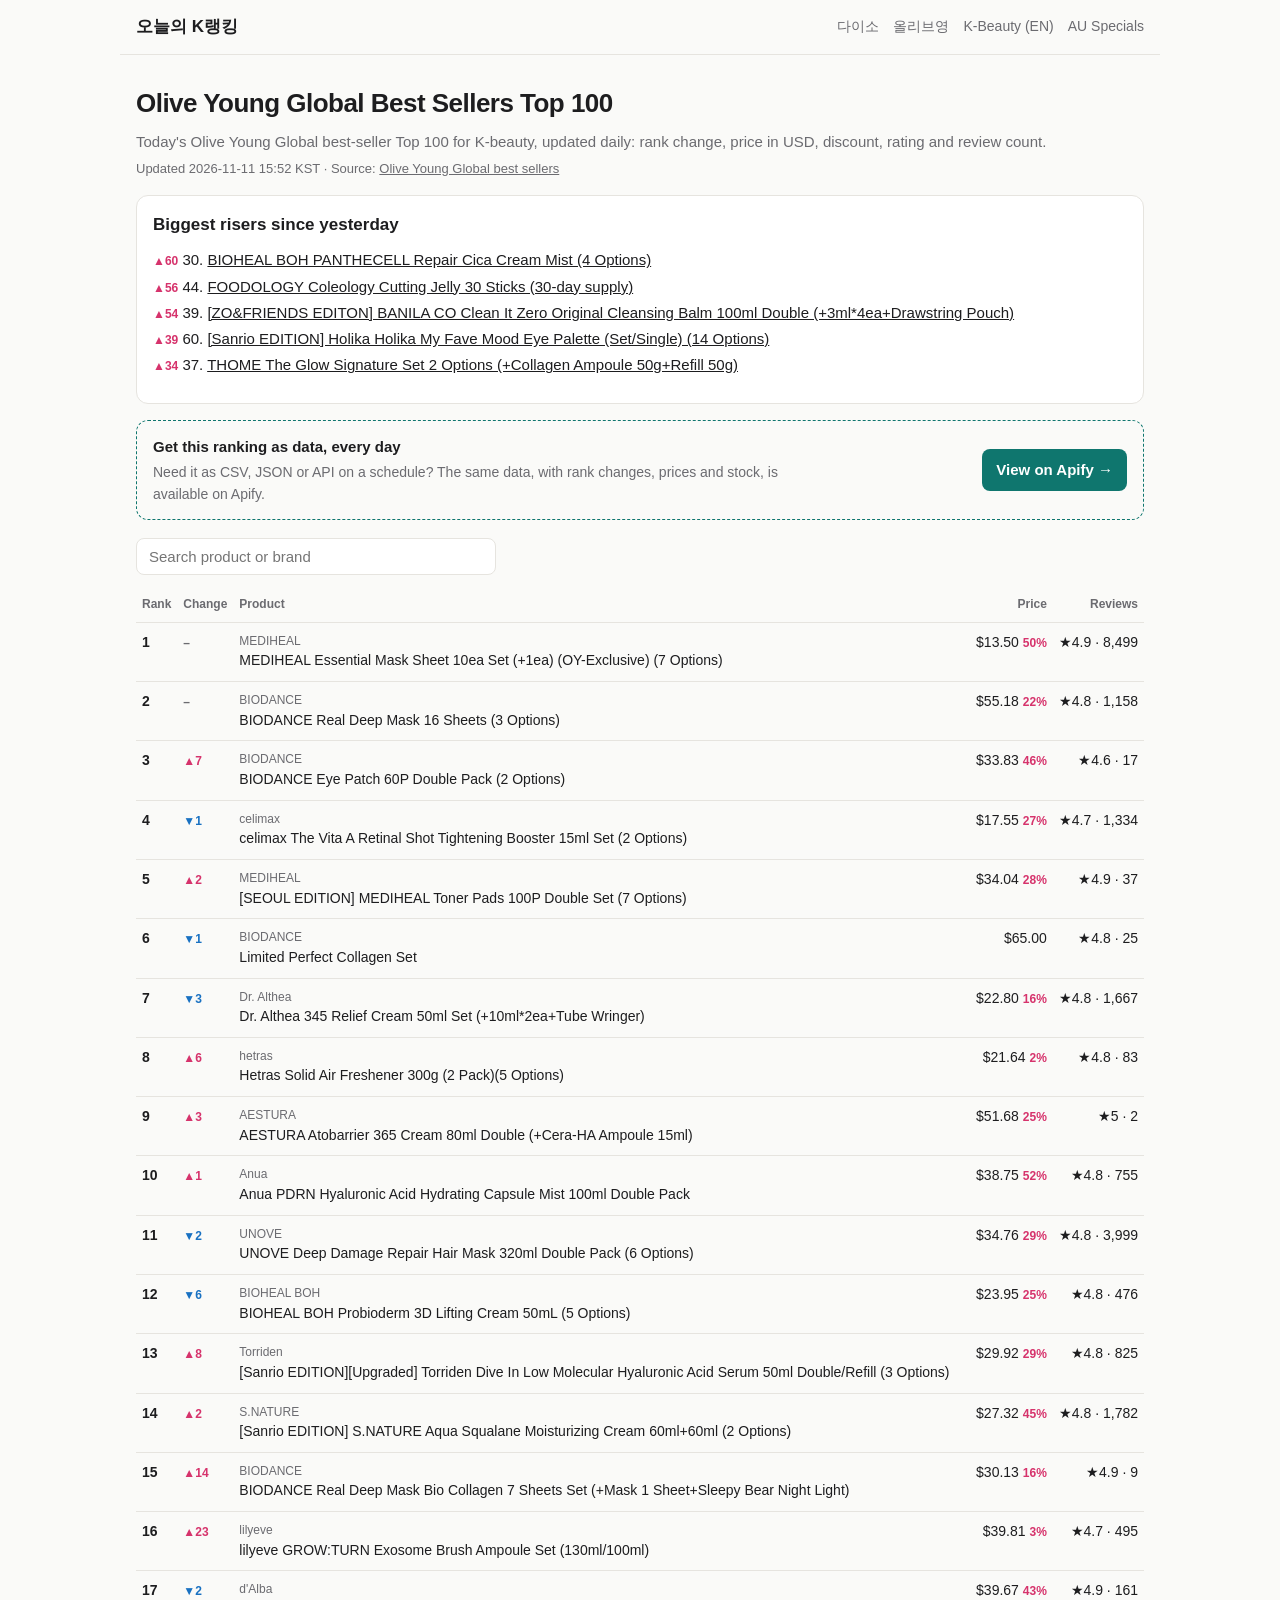
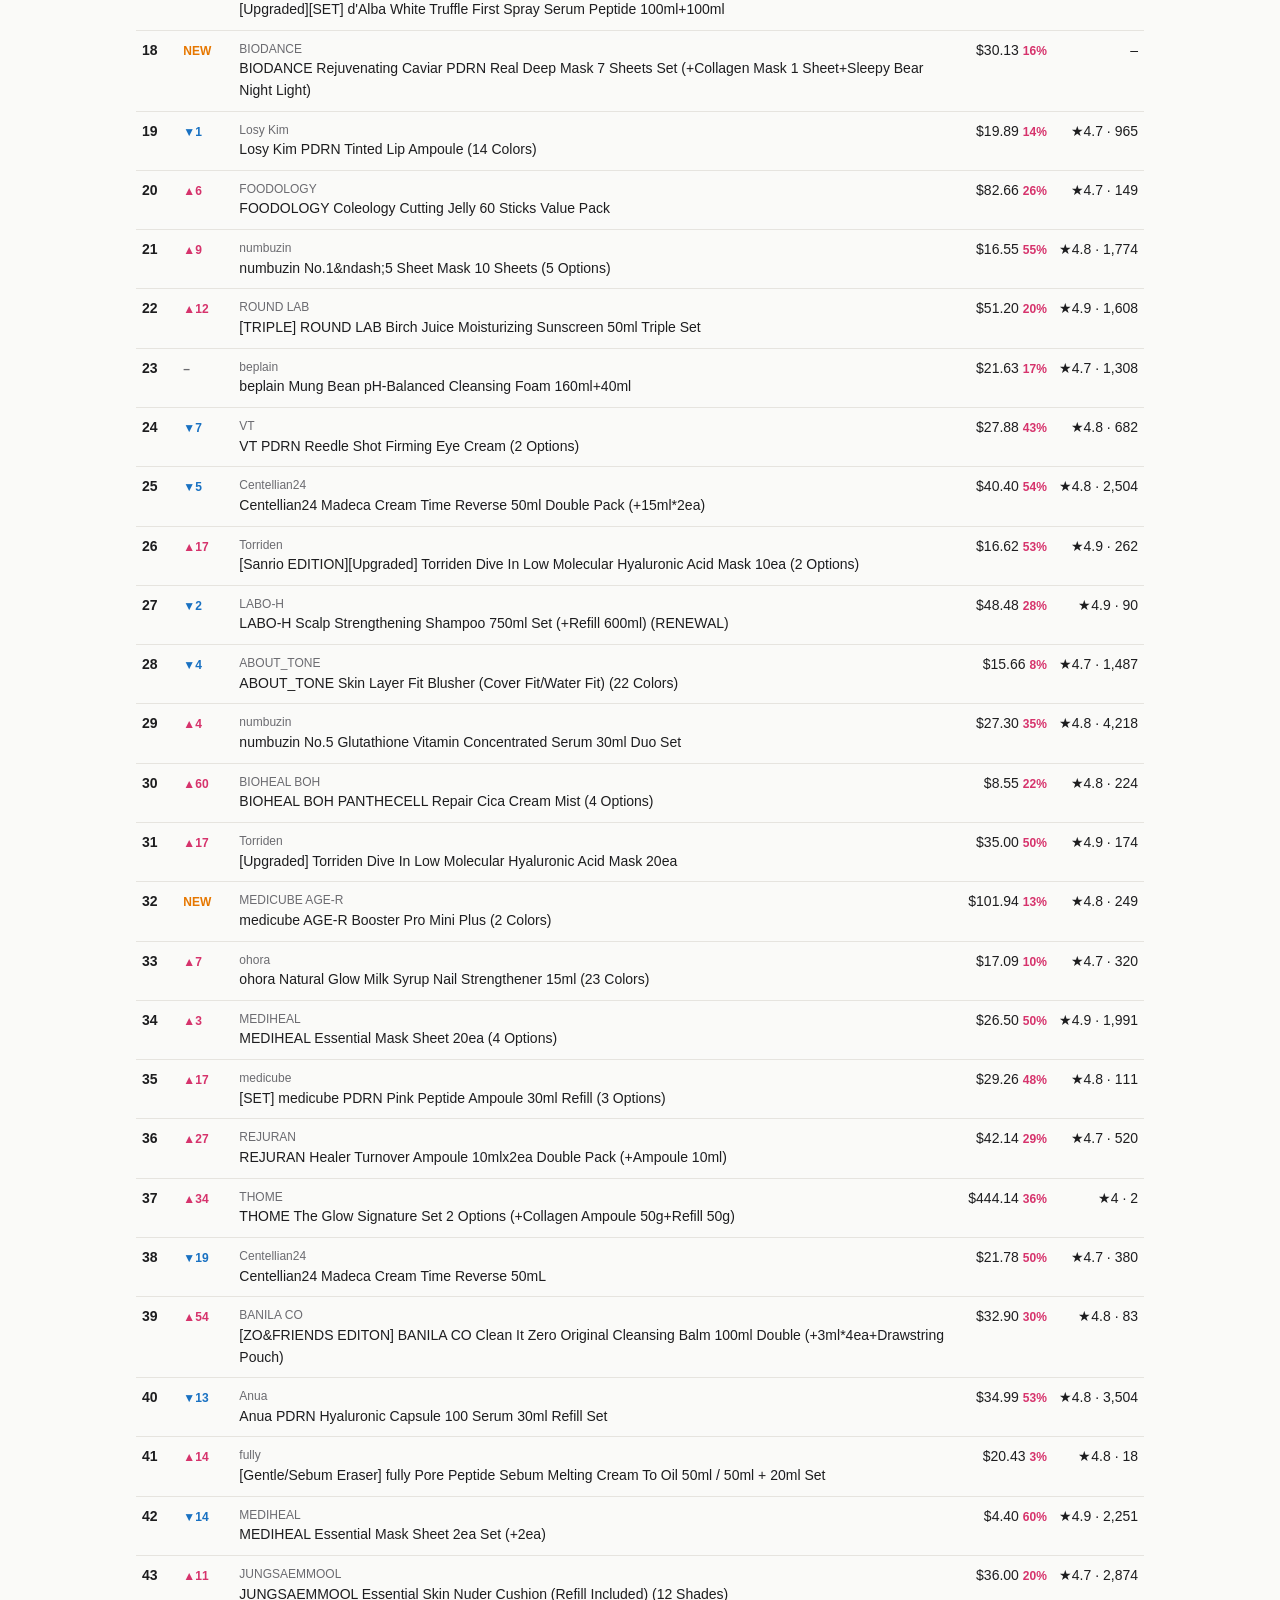
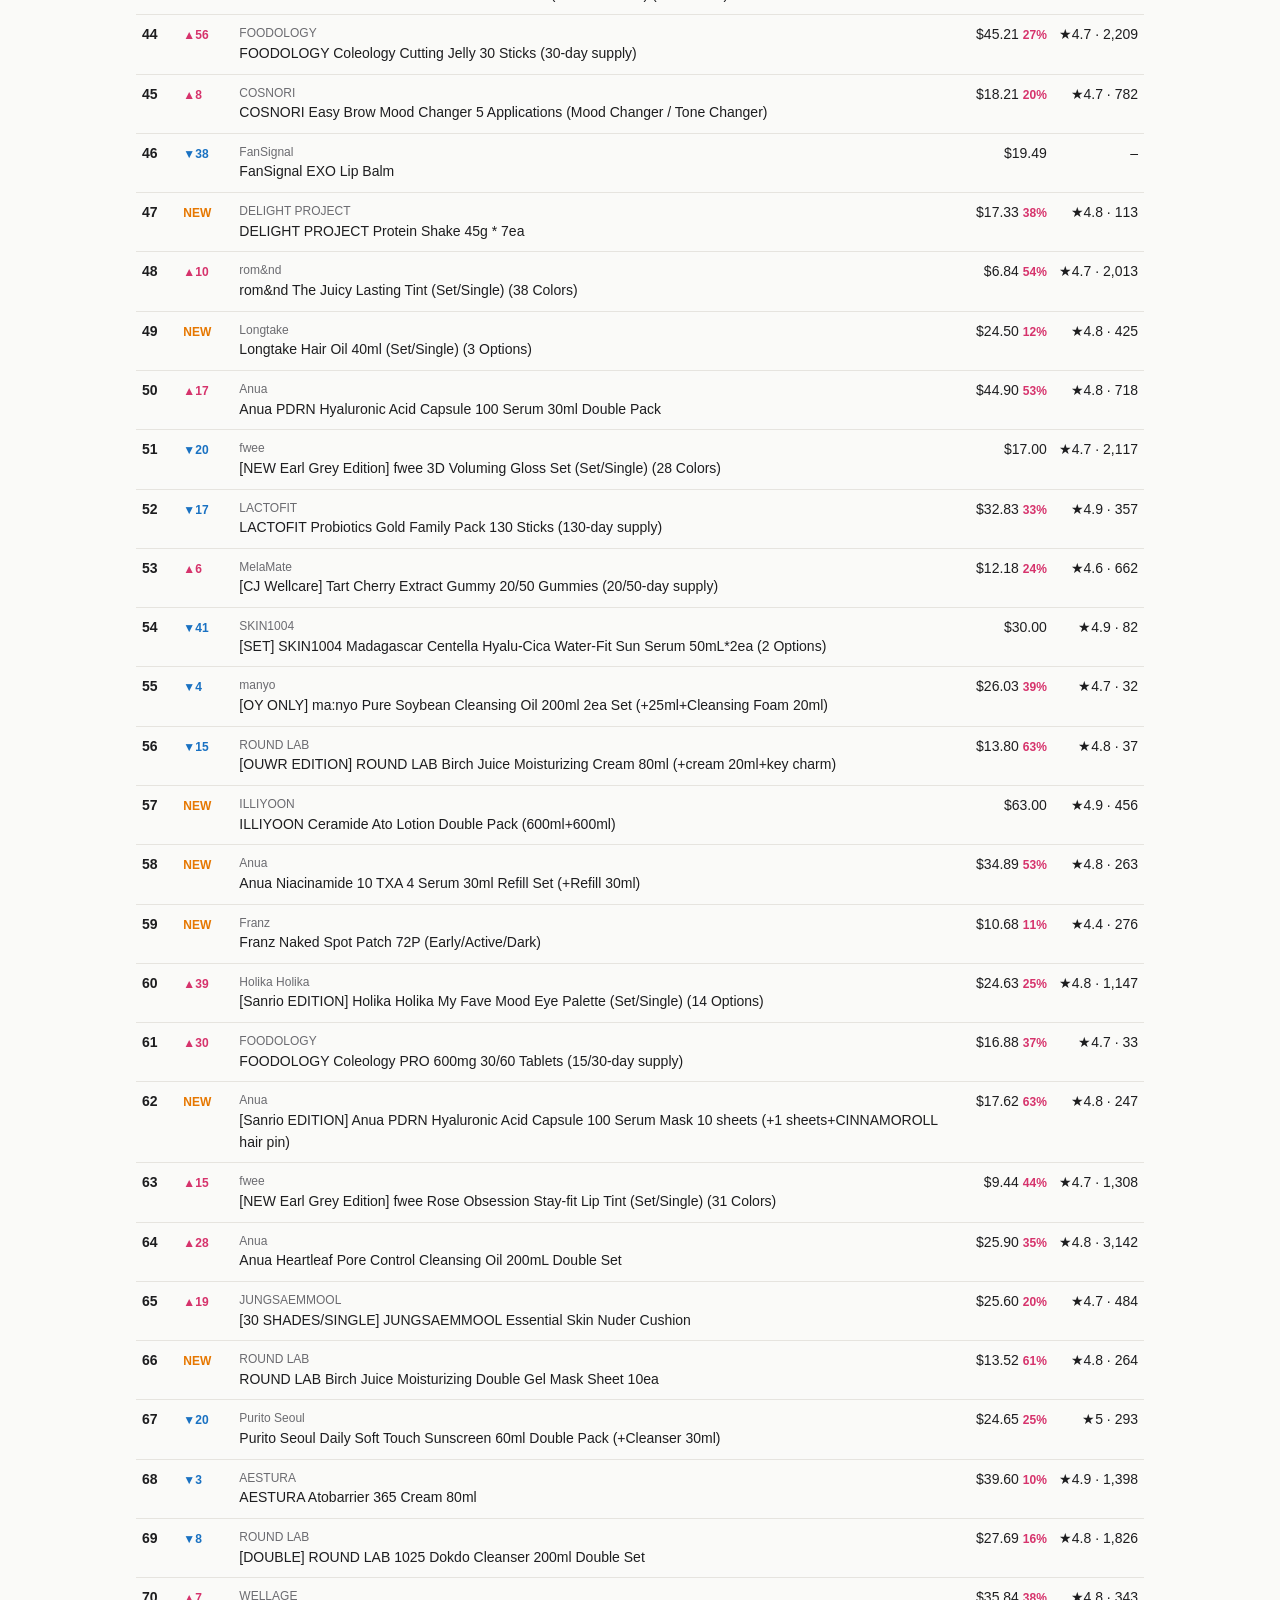
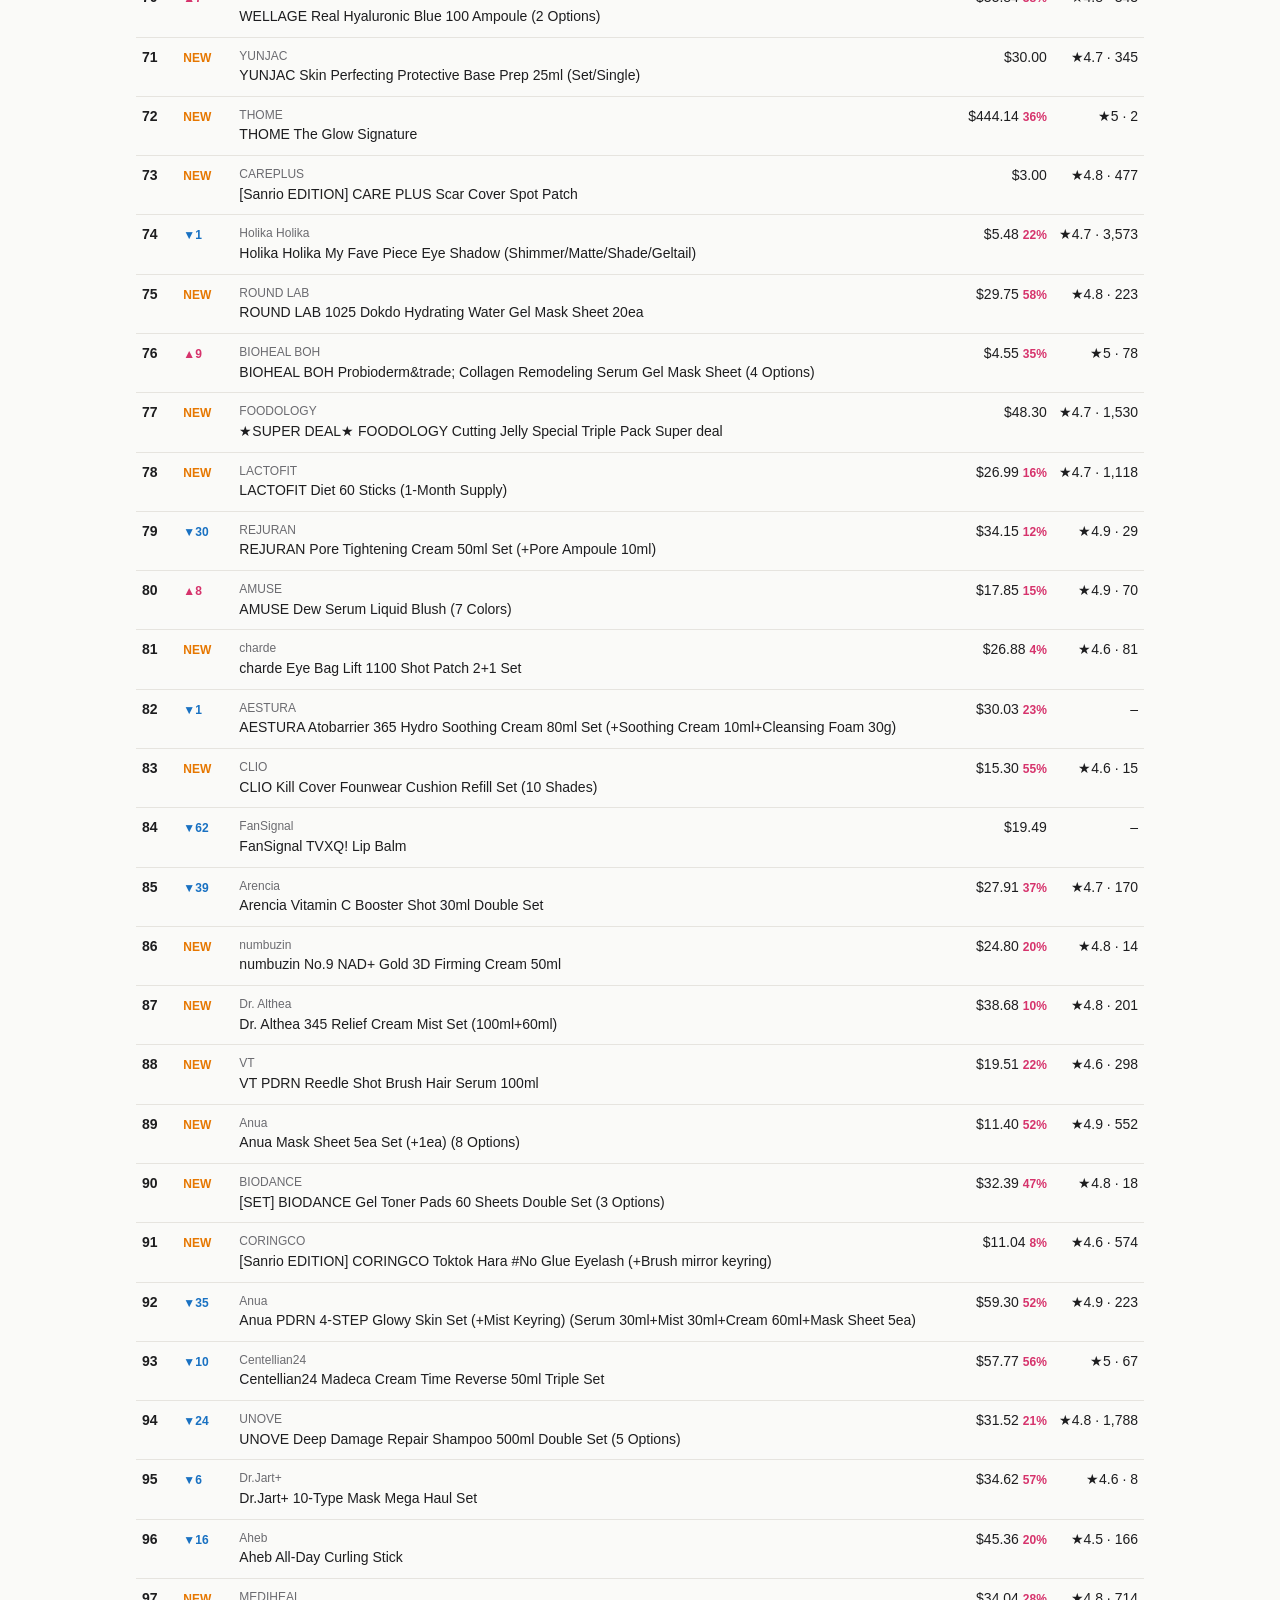
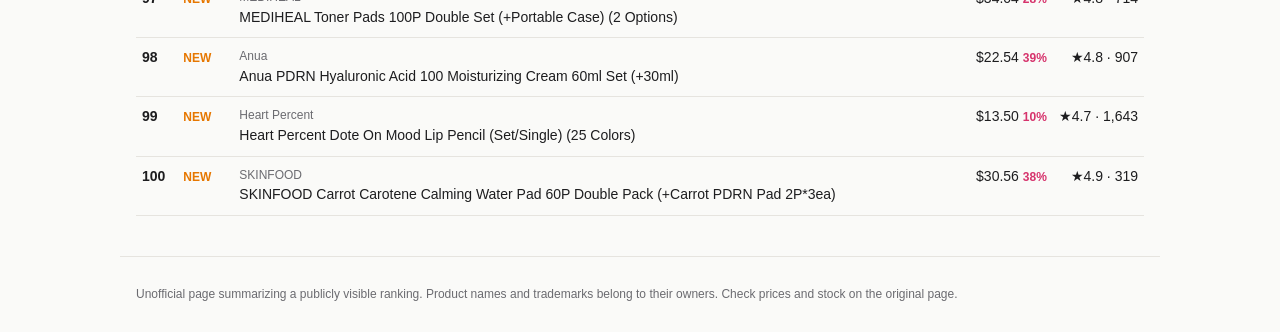
<file: docs/en/k-beauty-best-sellers.html>
<!doctype html>
<html lang="en"><head><meta charset="utf-8">
<meta name="viewport" content="width=device-width,initial-scale=1">
<meta name="google-site-verification" content="ddOe3T7hgUrxZfu9wyzTWHohFLFt5zm6lUy1jZbl9IA">
<title>Olive Young Global Best Sellers Top 100 | K-Beauty Ranking Today</title><meta name="description" content="Today&#x27;s Olive Young Global best-seller Top 100 for K-beauty, updated daily: rank change, price in USD, discount, rating and review count.">
<link rel="canonical" href="https://experimory-crypto.github.io/k-ranking/en/k-beauty-best-sellers.html">
<meta property="og:title" content="Olive Young Global Best Sellers Top 100 | K-Beauty Ranking Today"><meta property="og:description" content="Today&#x27;s Olive Young Global best-seller Top 100 for K-beauty, updated daily: rank change, price in USD, discount, rating and review count.">
<meta property="og:type" content="website"><meta property="og:url" content="https://experimory-crypto.github.io/k-ranking/en/k-beauty-best-sellers.html">
<link rel="stylesheet" href="../style.css"><script type="application/ld+json">{"@context": "https://schema.org", "@type": "ItemList", "name": "Olive Young Global Best Sellers Top 100", "itemListElement": [{"@type": "ListItem", "position": 1, "name": "MEDIHEAL Essential Mask Sheet 10ea Set (+1ea) (OY-Exclusive) (7 Options)", "url": "https://global.oliveyoung.com/product/detail?prdtNo=GA240824996"}, {"@type": "ListItem", "position": 2, "name": "BIODANCE Real Deep Mask 16 Sheets (3 Options)", "url": "https://global.oliveyoung.com/product/detail?prdtNo=GA230518544"}, {"@type": "ListItem", "position": 3, "name": "BIODANCE Eye Patch 60P Double Pack (2 Options)", "url": "https://global.oliveyoung.com/product/detail?prdtNo=GA260943639"}, {"@type": "ListItem", "position": 4, "name": "celimax The Vita A Retinal Shot Tightening Booster 15ml Set (2 Options)", "url": "https://global.oliveyoung.com/product/detail?prdtNo=GA260339051"}, {"@type": "ListItem", "position": 5, "name": "[SEOUL EDITION] MEDIHEAL Toner Pads 100P Double Set (7 Options)", "url": "https://global.oliveyoung.com/product/detail?prdtNo=GA260943503"}, {"@type": "ListItem", "position": 6, "name": "Limited Perfect Collagen Set", "url": "https://global.oliveyoung.com/product/detail?prdtNo=GS261044416"}, {"@type": "ListItem", "position": 7, "name": "Dr. Althea 345 Relief Cream 50ml Set (+10ml*2ea+Tube Wringer)", "url": "https://global.oliveyoung.com/product/detail?prdtNo=GA260136559"}, {"@type": "ListItem", "position": 8, "name": "Hetras Solid Air Freshener 300g (2 Pack)(5 Options)", "url": "https://global.oliveyoung.com/product/detail?prdtNo=GA260843248"}, {"@type": "ListItem", "position": 9, "name": "AESTURA Atobarrier 365 Cream 80ml Double (+Cera-HA Ampoule 15ml)", "url": "https://global.oliveyoung.com/product/detail?prdtNo=GA261044273"}, {"@type": "ListItem", "position": 10, "name": "Anua PDRN Hyaluronic Acid Hydrating Capsule Mist 100ml Double Pack", "url": "https://global.oliveyoung.com/product/detail?prdtNo=GA260237304"}]}</script><script data-goatcounter="https://k-ranking.goatcounter.com/count" async src="//gc.zgo.at/count.js"></script></head><body>
<header class="top"><a class="logo" href="../index.html">오늘의 K랭킹</a>
<nav><a href="../daiso.html">다이소</a><a href="../oliveyoung.html">올리브영</a><a href="../en/k-beauty-best-sellers.html">K-Beauty (EN)</a><a href="../au/index.html">AU Specials</a></nav></header>
<main>
<h1>Olive Young Global Best Sellers Top 100</h1><p class="lead">Today&#x27;s Olive Young Global best-seller Top 100 for K-beauty, updated daily: rank change, price in USD, discount, rating and review count.</p>
<p class="meta">Updated 2026-11-11 15:52 KST · Source: <a href="https://global.oliveyoung.com/display/page/best-seller" rel="nofollow noopener" target="_blank">Olive Young Global best sellers</a></p>
<section class="card"><h2>Biggest risers since yesterday</h2><ol class="risers"><li><span class="chg up">▲60</span> 30. <a href="https://global.oliveyoung.com/product/detail?prdtNo=GA260540598" rel="nofollow noopener" target="_blank">BIOHEAL BOH PANTHECELL Repair Cica Cream Mist (4 Options)</a></li><li><span class="chg up">▲56</span> 44. <a href="https://global.oliveyoung.com/product/detail?prdtNo=GA240423305" rel="nofollow noopener" target="_blank">FOODOLOGY Coleology Cutting Jelly 30 Sticks (30-day supply)</a></li><li><span class="chg up">▲54</span> 39. <a href="https://global.oliveyoung.com/product/detail?prdtNo=GA260943564" rel="nofollow noopener" target="_blank">[ZO&amp;FRIENDS EDITON] BANILA CO Clean It Zero Original Cleansing Balm 100ml Double (+3ml*4ea+Drawstring Pouch)</a></li><li><span class="chg up">▲39</span> 60. <a href="https://global.oliveyoung.com/product/detail?prdtNo=GA231121050" rel="nofollow noopener" target="_blank">[Sanrio EDITION] Holika Holika My Fave Mood Eye Palette (Set/Single) (14 Options)</a></li><li><span class="chg up">▲34</span> 37. <a href="https://global.oliveyoung.com/product/detail?prdtNo=GA260641221" rel="nofollow noopener" target="_blank">THOME The Glow Signature Set 2 Options (+Collagen Ampoule 50g+Refill 50g)</a></li></ol></section>
<section class="cta"><div><strong>Get this ranking as data, every day</strong><p>Need it as CSV, JSON or API on a schedule? The same data, with rank changes, prices and stock, is available on Apify.</p></div><a class="btn" href="https://apify.com/magenta_courser/oliveyoung-ranking-scraper" target="_blank" rel="noopener">View on Apify →</a></section>
<input id="q" type="search" placeholder="Search product or brand" aria-label="Search product or brand">
<div class="tbl"><table><thead><tr><th class="">Rank</th><th class="">Change</th><th class="">Product</th><th class="num">Price</th><th class="num hide-s">Reviews</th></tr></thead><tbody><tr data-q="mediheal mediheal essential mask sheet 10ea set (+1ea) (oy-exclusive) (7 options)"><td class="rk">1</td><td><span class="chg">–</span></td><td class="it"><span class="brand">MEDIHEAL</span><a href="https://global.oliveyoung.com/product/detail?prdtNo=GA240824996" rel="nofollow noopener" target="_blank">MEDIHEAL Essential Mask Sheet 10ea Set (+1ea) (OY-Exclusive) (7 Options)</a></td><td class="num">$13.50 <span class="disc">50%</span></td><td class="num hide-s">★4.9 · 8,499</td></tr><tr data-q="biodance biodance real deep mask 16 sheets (3 options)"><td class="rk">2</td><td><span class="chg">–</span></td><td class="it"><span class="brand">BIODANCE</span><a href="https://global.oliveyoung.com/product/detail?prdtNo=GA230518544" rel="nofollow noopener" target="_blank">BIODANCE Real Deep Mask 16 Sheets (3 Options)</a></td><td class="num">$55.18 <span class="disc">22%</span></td><td class="num hide-s">★4.8 · 1,158</td></tr><tr data-q="biodance biodance eye patch 60p double pack (2 options)"><td class="rk">3</td><td><span class="chg up">▲7</span></td><td class="it"><span class="brand">BIODANCE</span><a href="https://global.oliveyoung.com/product/detail?prdtNo=GA260943639" rel="nofollow noopener" target="_blank">BIODANCE Eye Patch 60P Double Pack (2 Options)</a></td><td class="num">$33.83 <span class="disc">46%</span></td><td class="num hide-s">★4.6 · 17</td></tr><tr data-q="celimax celimax the vita a retinal shot tightening booster 15ml set (2 options)"><td class="rk">4</td><td><span class="chg down">▼1</span></td><td class="it"><span class="brand">celimax</span><a href="https://global.oliveyoung.com/product/detail?prdtNo=GA260339051" rel="nofollow noopener" target="_blank">celimax The Vita A Retinal Shot Tightening Booster 15ml Set (2 Options)</a></td><td class="num">$17.55 <span class="disc">27%</span></td><td class="num hide-s">★4.7 · 1,334</td></tr><tr data-q="mediheal [seoul edition] mediheal toner pads 100p double set (7 options)"><td class="rk">5</td><td><span class="chg up">▲2</span></td><td class="it"><span class="brand">MEDIHEAL</span><a href="https://global.oliveyoung.com/product/detail?prdtNo=GA260943503" rel="nofollow noopener" target="_blank">[SEOUL EDITION] MEDIHEAL Toner Pads 100P Double Set (7 Options)</a></td><td class="num">$34.04 <span class="disc">28%</span></td><td class="num hide-s">★4.9 · 37</td></tr><tr data-q="biodance limited perfect collagen set"><td class="rk">6</td><td><span class="chg down">▼1</span></td><td class="it"><span class="brand">BIODANCE</span><a href="https://global.oliveyoung.com/product/detail?prdtNo=GS261044416" rel="nofollow noopener" target="_blank">Limited Perfect Collagen Set</a></td><td class="num">$65.00</td><td class="num hide-s">★4.8 · 25</td></tr><tr data-q="dr. althea dr. althea 345 relief cream 50ml set (+10ml*2ea+tube wringer)"><td class="rk">7</td><td><span class="chg down">▼3</span></td><td class="it"><span class="brand">Dr. Althea</span><a href="https://global.oliveyoung.com/product/detail?prdtNo=GA260136559" rel="nofollow noopener" target="_blank">Dr. Althea 345 Relief Cream 50ml Set (+10ml*2ea+Tube Wringer)</a></td><td class="num">$22.80 <span class="disc">16%</span></td><td class="num hide-s">★4.8 · 1,667</td></tr><tr data-q="hetras hetras solid air freshener 300g (2 pack)(5 options)"><td class="rk">8</td><td><span class="chg up">▲6</span></td><td class="it"><span class="brand">hetras</span><a href="https://global.oliveyoung.com/product/detail?prdtNo=GA260843248" rel="nofollow noopener" target="_blank">Hetras Solid Air Freshener 300g (2 Pack)(5 Options)</a></td><td class="num">$21.64 <span class="disc">2%</span></td><td class="num hide-s">★4.8 · 83</td></tr><tr data-q="aestura aestura atobarrier 365 cream 80ml double (+cera-ha ampoule 15ml)"><td class="rk">9</td><td><span class="chg up">▲3</span></td><td class="it"><span class="brand">AESTURA</span><a href="https://global.oliveyoung.com/product/detail?prdtNo=GA261044273" rel="nofollow noopener" target="_blank">AESTURA Atobarrier 365 Cream 80ml Double (+Cera-HA Ampoule 15ml)</a></td><td class="num">$51.68 <span class="disc">25%</span></td><td class="num hide-s">★5 · 2</td></tr><tr data-q="anua anua pdrn hyaluronic acid hydrating capsule mist 100ml double pack"><td class="rk">10</td><td><span class="chg up">▲1</span></td><td class="it"><span class="brand">Anua</span><a href="https://global.oliveyoung.com/product/detail?prdtNo=GA260237304" rel="nofollow noopener" target="_blank">Anua PDRN Hyaluronic Acid Hydrating Capsule Mist 100ml Double Pack</a></td><td class="num">$38.75 <span class="disc">52%</span></td><td class="num hide-s">★4.8 · 755</td></tr><tr data-q="unove unove deep damage repair hair mask 320ml double pack (6 options)"><td class="rk">11</td><td><span class="chg down">▼2</span></td><td class="it"><span class="brand">UNOVE</span><a href="https://global.oliveyoung.com/product/detail?prdtNo=GA220916169" rel="nofollow noopener" target="_blank">UNOVE Deep Damage Repair Hair Mask 320ml Double Pack (6 Options)</a></td><td class="num">$34.76 <span class="disc">29%</span></td><td class="num hide-s">★4.8 · 3,999</td></tr><tr data-q="bioheal boh bioheal boh probioderm 3d lifting cream 50ml (5 options)"><td class="rk">12</td><td><span class="chg down">▼6</span></td><td class="it"><span class="brand">BIOHEAL BOH</span><a href="https://global.oliveyoung.com/product/detail?prdtNo=GA260338983" rel="nofollow noopener" target="_blank">BIOHEAL BOH Probioderm 3D Lifting Cream 50mL (5 Options)</a></td><td class="num">$23.95 <span class="disc">25%</span></td><td class="num hide-s">★4.8 · 476</td></tr><tr data-q="torriden [sanrio edition][upgraded] torriden dive in low molecular hyaluronic acid serum 50ml double/refill (3 options)"><td class="rk">13</td><td><span class="chg up">▲8</span></td><td class="it"><span class="brand">Torriden</span><a href="https://global.oliveyoung.com/product/detail?prdtNo=GA260539969" rel="nofollow noopener" target="_blank">[Sanrio EDITION][Upgraded] Torriden Dive In Low Molecular Hyaluronic Acid Serum 50ml Double/Refill (3 Options)</a></td><td class="num">$29.92 <span class="disc">29%</span></td><td class="num hide-s">★4.8 · 825</td></tr><tr data-q="s.nature [sanrio edition] s.nature aqua squalane moisturizing cream 60ml+60ml (2 options)"><td class="rk">14</td><td><span class="chg up">▲2</span></td><td class="it"><span class="brand">S.NATURE</span><a href="https://global.oliveyoung.com/product/detail?prdtNo=GA231121124" rel="nofollow noopener" target="_blank">[Sanrio EDITION] S.NATURE Aqua Squalane Moisturizing Cream 60ml+60ml (2 Options)</a></td><td class="num">$27.32 <span class="disc">45%</span></td><td class="num hide-s">★4.8 · 1,782</td></tr><tr data-q="biodance biodance real deep mask bio collagen 7 sheets set (+mask 1 sheet+sleepy bear night light)"><td class="rk">15</td><td><span class="chg up">▲14</span></td><td class="it"><span class="brand">BIODANCE</span><a href="https://global.oliveyoung.com/product/detail?prdtNo=GA261044239" rel="nofollow noopener" target="_blank">BIODANCE Real Deep Mask Bio Collagen 7 Sheets Set (+Mask 1 Sheet+Sleepy Bear Night Light)</a></td><td class="num">$30.13 <span class="disc">16%</span></td><td class="num hide-s">★4.9 · 9</td></tr><tr data-q="lilyeve lilyeve grow:turn exosome brush ampoule set (130ml/100ml)"><td class="rk">16</td><td><span class="chg up">▲23</span></td><td class="it"><span class="brand">lilyeve</span><a href="https://global.oliveyoung.com/product/detail?prdtNo=GA251235989" rel="nofollow noopener" target="_blank">lilyeve GROW:TURN Exosome Brush Ampoule Set (130ml/100ml)</a></td><td class="num">$39.81 <span class="disc">3%</span></td><td class="num hide-s">★4.7 · 495</td></tr><tr data-q="d&#x27;alba [upgraded][set] d&#x27;alba white truffle first spray serum peptide 100ml+100ml"><td class="rk">17</td><td><span class="chg down">▼2</span></td><td class="it"><span class="brand">d&#x27;Alba</span><a href="https://global.oliveyoung.com/product/detail?prdtNo=GA260842596" rel="nofollow noopener" target="_blank">[Upgraded][SET] d&#x27;Alba White Truffle First Spray Serum Peptide 100ml+100ml</a></td><td class="num">$39.67 <span class="disc">43%</span></td><td class="num hide-s">★4.9 · 161</td></tr><tr data-q="biodance biodance rejuvenating caviar pdrn real deep mask 7 sheets set (+collagen mask 1 sheet+sleepy bear night light)"><td class="rk">18</td><td><span class="chg new">NEW</span></td><td class="it"><span class="brand">BIODANCE</span><a href="https://global.oliveyoung.com/product/detail?prdtNo=GA261044238" rel="nofollow noopener" target="_blank">BIODANCE Rejuvenating Caviar PDRN Real Deep Mask 7 Sheets Set (+Collagen Mask 1 Sheet+Sleepy Bear Night Light)</a></td><td class="num">$30.13 <span class="disc">16%</span></td><td class="num hide-s">–</td></tr><tr data-q="losy kim losy kim pdrn tinted lip ampoule (14 colors)"><td class="rk">19</td><td><span class="chg down">▼1</span></td><td class="it"><span class="brand">Losy Kim</span><a href="https://global.oliveyoung.com/product/detail?prdtNo=GA251235982" rel="nofollow noopener" target="_blank">Losy Kim PDRN Tinted Lip Ampoule (14 Colors)</a></td><td class="num">$19.89 <span class="disc">14%</span></td><td class="num hide-s">★4.7 · 965</td></tr><tr data-q="foodology foodology coleology cutting jelly 60 sticks value pack"><td class="rk">20</td><td><span class="chg up">▲6</span></td><td class="it"><span class="brand">FOODOLOGY</span><a href="https://global.oliveyoung.com/product/detail?prdtNo=GA260641192" rel="nofollow noopener" target="_blank">FOODOLOGY Coleology Cutting Jelly 60 Sticks Value Pack</a></td><td class="num">$82.66 <span class="disc">26%</span></td><td class="num hide-s">★4.7 · 149</td></tr><tr data-q="numbuzin numbuzin no.1&amp;ndash;5 sheet mask 10 sheets (5 options)"><td class="rk">21</td><td><span class="chg up">▲9</span></td><td class="it"><span class="brand">numbuzin</span><a href="https://global.oliveyoung.com/product/detail?prdtNo=GA250228953" rel="nofollow noopener" target="_blank">numbuzin No.1&amp;ndash;5 Sheet Mask 10 Sheets (5 Options)</a></td><td class="num">$16.55 <span class="disc">55%</span></td><td class="num hide-s">★4.8 · 1,774</td></tr><tr data-q="round lab [triple] round lab birch juice moisturizing sunscreen 50ml triple set"><td class="rk">22</td><td><span class="chg up">▲12</span></td><td class="it"><span class="brand">ROUND LAB</span><a href="https://global.oliveyoung.com/product/detail?prdtNo=GA250430113" rel="nofollow noopener" target="_blank">[TRIPLE] ROUND LAB Birch Juice Moisturizing Sunscreen 50ml Triple Set</a></td><td class="num">$51.20 <span class="disc">20%</span></td><td class="num hide-s">★4.9 · 1,608</td></tr><tr data-q="beplain beplain mung bean ph-balanced cleansing foam 160ml+40ml"><td class="rk">23</td><td><span class="chg">–</span></td><td class="it"><span class="brand">beplain</span><a href="https://global.oliveyoung.com/product/detail?prdtNo=GA230619360" rel="nofollow noopener" target="_blank">beplain Mung Bean pH-Balanced Cleansing Foam 160ml+40ml</a></td><td class="num">$21.63 <span class="disc">17%</span></td><td class="num hide-s">★4.7 · 1,308</td></tr><tr data-q="vt vt pdrn reedle shot firming eye cream (2 options)"><td class="rk">24</td><td><span class="chg down">▼7</span></td><td class="it"><span class="brand">VT</span><a href="https://global.oliveyoung.com/product/detail?prdtNo=GA250832756" rel="nofollow noopener" target="_blank">VT PDRN Reedle Shot Firming Eye Cream (2 Options)</a></td><td class="num">$27.88 <span class="disc">43%</span></td><td class="num hide-s">★4.8 · 682</td></tr><tr data-q="centellian24 centellian24 madeca cream time reverse 50ml double pack (+15ml*2ea)"><td class="rk">25</td><td><span class="chg down">▼5</span></td><td class="it"><span class="brand">Centellian24</span><a href="https://global.oliveyoung.com/product/detail?prdtNo=GA240423317" rel="nofollow noopener" target="_blank">Centellian24 Madeca Cream Time Reverse 50ml Double Pack (+15ml*2ea)</a></td><td class="num">$40.40 <span class="disc">54%</span></td><td class="num hide-s">★4.8 · 2,504</td></tr><tr data-q="torriden [sanrio edition][upgraded] torriden dive in low molecular hyaluronic acid mask 10ea (2 options)"><td class="rk">26</td><td><span class="chg up">▲17</span></td><td class="it"><span class="brand">Torriden</span><a href="https://global.oliveyoung.com/product/detail?prdtNo=GA260540185" rel="nofollow noopener" target="_blank">[Sanrio EDITION][Upgraded] Torriden Dive In Low Molecular Hyaluronic Acid Mask 10ea (2 Options)</a></td><td class="num">$16.62 <span class="disc">53%</span></td><td class="num hide-s">★4.9 · 262</td></tr><tr data-q="labo-h labo-h scalp strengthening shampoo 750ml set (+refill 600ml) (renewal)"><td class="rk">27</td><td><span class="chg down">▼2</span></td><td class="it"><span class="brand">LABO-H</span><a href="https://global.oliveyoung.com/product/detail?prdtNo=GA260640852" rel="nofollow noopener" target="_blank">LABO-H Scalp Strengthening Shampoo 750ml Set (+Refill 600ml) (RENEWAL)</a></td><td class="num">$48.48 <span class="disc">28%</span></td><td class="num hide-s">★4.9 · 90</td></tr><tr data-q="about_tone about_tone skin layer fit blusher (cover fit/water fit) (22 colors)"><td class="rk">28</td><td><span class="chg down">▼4</span></td><td class="it"><span class="brand">ABOUT_TONE</span><a href="https://global.oliveyoung.com/product/detail?prdtNo=GA260641155" rel="nofollow noopener" target="_blank">ABOUT_TONE Skin Layer Fit Blusher (Cover Fit/Water Fit) (22 Colors)</a></td><td class="num">$15.66 <span class="disc">8%</span></td><td class="num hide-s">★4.7 · 1,487</td></tr><tr data-q="numbuzin numbuzin no.5 glutathione vitamin concentrated serum 30ml duo set"><td class="rk">29</td><td><span class="chg up">▲4</span></td><td class="it"><span class="brand">numbuzin</span><a href="https://global.oliveyoung.com/product/detail?prdtNo=GA230820183" rel="nofollow noopener" target="_blank">numbuzin No.5 Glutathione Vitamin Concentrated Serum 30ml Duo Set</a></td><td class="num">$27.30 <span class="disc">35%</span></td><td class="num hide-s">★4.8 · 4,218</td></tr><tr data-q="bioheal boh bioheal boh panthecell repair cica cream mist (4 options)"><td class="rk">30</td><td><span class="chg up">▲60</span></td><td class="it"><span class="brand">BIOHEAL BOH</span><a href="https://global.oliveyoung.com/product/detail?prdtNo=GA260540598" rel="nofollow noopener" target="_blank">BIOHEAL BOH PANTHECELL Repair Cica Cream Mist (4 Options)</a></td><td class="num">$8.55 <span class="disc">22%</span></td><td class="num hide-s">★4.8 · 224</td></tr><tr data-q="torriden [upgraded] torriden dive in low molecular hyaluronic acid mask 20ea"><td class="rk">31</td><td><span class="chg up">▲17</span></td><td class="it"><span class="brand">Torriden</span><a href="https://global.oliveyoung.com/product/detail?prdtNo=GA260540331" rel="nofollow noopener" target="_blank">[Upgraded] Torriden Dive In Low Molecular Hyaluronic Acid Mask 20ea</a></td><td class="num">$35.00 <span class="disc">50%</span></td><td class="num hide-s">★4.9 · 174</td></tr><tr data-q="medicube age-r medicube age-r booster pro mini plus (2 colors)"><td class="rk">32</td><td><span class="chg new">NEW</span></td><td class="it"><span class="brand">MEDICUBE AGE-R</span><a href="https://global.oliveyoung.com/product/detail?prdtNo=GA251135552" rel="nofollow noopener" target="_blank">medicube AGE-R Booster Pro Mini Plus (2 Colors)</a></td><td class="num">$101.94 <span class="disc">13%</span></td><td class="num hide-s">★4.8 · 249</td></tr><tr data-q="ohora ohora natural glow milk syrup nail strengthener 15ml (23 colors)"><td class="rk">33</td><td><span class="chg up">▲7</span></td><td class="it"><span class="brand">ohora</span><a href="https://global.oliveyoung.com/product/detail?prdtNo=GA260338814" rel="nofollow noopener" target="_blank">ohora Natural Glow Milk Syrup Nail Strengthener 15ml (23 Colors)</a></td><td class="num">$17.09 <span class="disc">10%</span></td><td class="num hide-s">★4.7 · 320</td></tr><tr data-q="mediheal mediheal essential mask sheet 20ea (4 options)"><td class="rk">34</td><td><span class="chg up">▲3</span></td><td class="it"><span class="brand">MEDIHEAL</span><a href="https://global.oliveyoung.com/product/detail?prdtNo=GA250128210" rel="nofollow noopener" target="_blank">MEDIHEAL Essential Mask Sheet 20ea (4 Options)</a></td><td class="num">$26.50 <span class="disc">50%</span></td><td class="num hide-s">★4.9 · 1,991</td></tr><tr data-q="medicube [set] medicube pdrn pink peptide ampoule 30ml refill (3 options)"><td class="rk">35</td><td><span class="chg up">▲17</span></td><td class="it"><span class="brand">medicube</span><a href="https://global.oliveyoung.com/product/detail?prdtNo=GA260842693" rel="nofollow noopener" target="_blank">[SET] medicube PDRN Pink Peptide Ampoule 30ml Refill (3 Options)</a></td><td class="num">$29.26 <span class="disc">48%</span></td><td class="num hide-s">★4.8 · 111</td></tr><tr data-q="rejuran rejuran healer turnover ampoule 10mlx2ea double pack (+ampoule 10ml)"><td class="rk">36</td><td><span class="chg up">▲27</span></td><td class="it"><span class="brand">REJURAN</span><a href="https://global.oliveyoung.com/product/detail?prdtNo=GA250832684" rel="nofollow noopener" target="_blank">REJURAN Healer Turnover Ampoule 10mlx2ea Double Pack (+Ampoule 10ml)</a></td><td class="num">$42.14 <span class="disc">29%</span></td><td class="num hide-s">★4.7 · 520</td></tr><tr data-q="thome thome the glow signature set 2 options (+collagen ampoule 50g+refill 50g)"><td class="rk">37</td><td><span class="chg up">▲34</span></td><td class="it"><span class="brand">THOME</span><a href="https://global.oliveyoung.com/product/detail?prdtNo=GA260641221" rel="nofollow noopener" target="_blank">THOME The Glow Signature Set 2 Options (+Collagen Ampoule 50g+Refill 50g)</a></td><td class="num">$444.14 <span class="disc">36%</span></td><td class="num hide-s">★4 · 2</td></tr><tr data-q="centellian24 centellian24 madeca cream time reverse 50ml"><td class="rk">38</td><td><span class="chg down">▼19</span></td><td class="it"><span class="brand">Centellian24</span><a href="https://global.oliveyoung.com/product/detail?prdtNo=GA240121561" rel="nofollow noopener" target="_blank">Centellian24 Madeca Cream Time Reverse 50mL</a></td><td class="num">$21.78 <span class="disc">50%</span></td><td class="num hide-s">★4.7 · 380</td></tr><tr data-q="banila co [zo&amp;friends editon] banila co clean it zero original cleansing balm 100ml double (+3ml*4ea+drawstring pouch)"><td class="rk">39</td><td><span class="chg up">▲54</span></td><td class="it"><span class="brand">BANILA CO</span><a href="https://global.oliveyoung.com/product/detail?prdtNo=GA260943564" rel="nofollow noopener" target="_blank">[ZO&amp;FRIENDS EDITON] BANILA CO Clean It Zero Original Cleansing Balm 100ml Double (+3ml*4ea+Drawstring Pouch)</a></td><td class="num">$32.90 <span class="disc">30%</span></td><td class="num hide-s">★4.8 · 83</td></tr><tr data-q="anua anua pdrn hyaluronic capsule 100 serum 30ml refill set"><td class="rk">40</td><td><span class="chg down">▼13</span></td><td class="it"><span class="brand">Anua</span><a href="https://global.oliveyoung.com/product/detail?prdtNo=GA250329148" rel="nofollow noopener" target="_blank">Anua PDRN Hyaluronic Capsule 100 Serum 30ml Refill Set</a></td><td class="num">$34.99 <span class="disc">53%</span></td><td class="num hide-s">★4.8 · 3,504</td></tr><tr data-q="fully [gentle/sebum eraser] fully pore peptide sebum melting cream to oil 50ml / 50ml + 20ml set"><td class="rk">41</td><td><span class="chg up">▲14</span></td><td class="it"><span class="brand">fully</span><a href="https://global.oliveyoung.com/product/detail?prdtNo=GA260742006" rel="nofollow noopener" target="_blank">[Gentle/Sebum Eraser] fully Pore Peptide Sebum Melting Cream To Oil 50ml / 50ml + 20ml Set</a></td><td class="num">$20.43 <span class="disc">3%</span></td><td class="num hide-s">★4.8 · 18</td></tr><tr data-q="mediheal mediheal essential mask sheet 2ea set (+2ea)"><td class="rk">42</td><td><span class="chg down">▼14</span></td><td class="it"><span class="brand">MEDIHEAL</span><a href="https://global.oliveyoung.com/product/detail?prdtNo=GA240724483" rel="nofollow noopener" target="_blank">MEDIHEAL Essential Mask Sheet 2ea Set (+2ea)</a></td><td class="num">$4.40 <span class="disc">60%</span></td><td class="num hide-s">★4.9 · 2,251</td></tr><tr data-q="jungsaemmool jungsaemmool essential skin nuder cushion (refill included) (12 shades)"><td class="rk">43</td><td><span class="chg up">▲11</span></td><td class="it"><span class="brand">JUNGSAEMMOOL</span><a href="https://global.oliveyoung.com/product/detail?prdtNo=GA210002919" rel="nofollow noopener" target="_blank">JUNGSAEMMOOL Essential Skin Nuder Cushion (Refill Included) (12 Shades)</a></td><td class="num">$36.00 <span class="disc">20%</span></td><td class="num hide-s">★4.7 · 2,874</td></tr><tr data-q="foodology foodology coleology cutting jelly 30 sticks (30-day supply)"><td class="rk">44</td><td><span class="chg up">▲56</span></td><td class="it"><span class="brand">FOODOLOGY</span><a href="https://global.oliveyoung.com/product/detail?prdtNo=GA240423305" rel="nofollow noopener" target="_blank">FOODOLOGY Coleology Cutting Jelly 30 Sticks (30-day supply)</a></td><td class="num">$45.21 <span class="disc">27%</span></td><td class="num hide-s">★4.7 · 2,209</td></tr><tr data-q="cosnori cosnori easy brow mood changer 5 applications (mood changer / tone changer)"><td class="rk">45</td><td><span class="chg up">▲8</span></td><td class="it"><span class="brand">COSNORI</span><a href="https://global.oliveyoung.com/product/detail?prdtNo=GA251135335" rel="nofollow noopener" target="_blank">COSNORI Easy Brow Mood Changer 5 Applications (Mood Changer / Tone Changer)</a></td><td class="num">$18.21 <span class="disc">20%</span></td><td class="num hide-s">★4.7 · 782</td></tr><tr data-q="fansignal fansignal exo lip balm"><td class="rk">46</td><td><span class="chg down">▼38</span></td><td class="it"><span class="brand">FanSignal</span><a href="https://global.oliveyoung.com/product/detail?prdtNo=GA261044836" rel="nofollow noopener" target="_blank">FanSignal EXO Lip Balm</a></td><td class="num">$19.49</td><td class="num hide-s">–</td></tr><tr data-q="delight project delight project protein shake 45g * 7ea"><td class="rk">47</td><td><span class="chg new">NEW</span></td><td class="it"><span class="brand">DELIGHT PROJECT</span><a href="https://global.oliveyoung.com/product/detail?prdtNo=GA260741994" rel="nofollow noopener" target="_blank">DELIGHT PROJECT Protein Shake 45g * 7ea</a></td><td class="num">$17.33 <span class="disc">38%</span></td><td class="num hide-s">★4.8 · 113</td></tr><tr data-q="rom&amp;nd rom&amp;nd the juicy lasting tint (set/single) (38 colors)"><td class="rk">48</td><td><span class="chg up">▲10</span></td><td class="it"><span class="brand">rom&amp;nd</span><a href="https://global.oliveyoung.com/product/detail?prdtNo=GA251235991" rel="nofollow noopener" target="_blank">rom&amp;nd The Juicy Lasting Tint (Set/Single) (38 Colors)</a></td><td class="num">$6.84 <span class="disc">54%</span></td><td class="num hide-s">★4.7 · 2,013</td></tr><tr data-q="longtake longtake hair oil 40ml (set/single) (3 options)"><td class="rk">49</td><td><span class="chg new">NEW</span></td><td class="it"><span class="brand">Longtake</span><a href="https://global.oliveyoung.com/product/detail?prdtNo=GA240925895" rel="nofollow noopener" target="_blank">Longtake Hair Oil 40ml (Set/Single) (3 Options)</a></td><td class="num">$24.50 <span class="disc">12%</span></td><td class="num hide-s">★4.8 · 425</td></tr><tr data-q="anua anua pdrn hyaluronic acid capsule 100 serum 30ml double pack"><td class="rk">50</td><td><span class="chg up">▲17</span></td><td class="it"><span class="brand">Anua</span><a href="https://global.oliveyoung.com/product/detail?prdtNo=GA260237288" rel="nofollow noopener" target="_blank">Anua PDRN Hyaluronic Acid Capsule 100 Serum 30ml Double Pack</a></td><td class="num">$44.90 <span class="disc">53%</span></td><td class="num hide-s">★4.8 · 718</td></tr><tr data-q="fwee [new earl grey edition] fwee 3d voluming gloss set (set/single) (28 colors)"><td class="rk">51</td><td><span class="chg down">▼20</span></td><td class="it"><span class="brand">fwee</span><a href="https://global.oliveyoung.com/product/detail?prdtNo=GA260137046" rel="nofollow noopener" target="_blank">[NEW Earl Grey Edition] fwee 3D Voluming Gloss Set (Set/Single) (28 Colors)</a></td><td class="num">$17.00</td><td class="num hide-s">★4.7 · 2,117</td></tr><tr data-q="lactofit lactofit probiotics gold family pack 130 sticks (130-day supply)"><td class="rk">52</td><td><span class="chg down">▼17</span></td><td class="it"><span class="brand">LACTOFIT</span><a href="https://global.oliveyoung.com/product/detail?prdtNo=GA260539853" rel="nofollow noopener" target="_blank">LACTOFIT Probiotics Gold Family Pack 130 Sticks (130-day supply)</a></td><td class="num">$32.83 <span class="disc">33%</span></td><td class="num hide-s">★4.9 · 357</td></tr><tr data-q="melamate [cj wellcare] tart cherry extract gummy 20/50 gummies (20/50-day supply)"><td class="rk">53</td><td><span class="chg up">▲6</span></td><td class="it"><span class="brand">MelaMate</span><a href="https://global.oliveyoung.com/product/detail?prdtNo=GA250128271" rel="nofollow noopener" target="_blank">[CJ Wellcare] Tart Cherry Extract Gummy 20/50 Gummies (20/50-day supply)</a></td><td class="num">$12.18 <span class="disc">24%</span></td><td class="num hide-s">★4.6 · 662</td></tr><tr data-q="skin1004 [set] skin1004 madagascar centella hyalu-cica water-fit sun serum 50ml*2ea (2 options)"><td class="rk">54</td><td><span class="chg down">▼41</span></td><td class="it"><span class="brand">SKIN1004</span><a href="https://global.oliveyoung.com/product/detail?prdtNo=GA260843327" rel="nofollow noopener" target="_blank">[SET] SKIN1004 Madagascar Centella Hyalu-Cica Water-Fit Sun Serum 50mL*2ea (2 Options)</a></td><td class="num">$30.00</td><td class="num hide-s">★4.9 · 82</td></tr><tr data-q="manyo [oy only] ma:nyo pure soybean cleansing oil 200ml 2ea set (+25ml+cleansing foam 20ml)"><td class="rk">55</td><td><span class="chg down">▼4</span></td><td class="it"><span class="brand">manyo</span><a href="https://global.oliveyoung.com/product/detail?prdtNo=GA260943563" rel="nofollow noopener" target="_blank">[OY ONLY] ma:nyo Pure Soybean Cleansing Oil 200ml 2ea Set (+25ml+Cleansing Foam 20ml)</a></td><td class="num">$26.03 <span class="disc">39%</span></td><td class="num hide-s">★4.7 · 32</td></tr><tr data-q="round lab [ouwr edition] round lab birch juice moisturizing cream 80ml (+cream 20ml+key charm)"><td class="rk">56</td><td><span class="chg down">▼15</span></td><td class="it"><span class="brand">ROUND LAB</span><a href="https://global.oliveyoung.com/product/detail?prdtNo=GA260741960" rel="nofollow noopener" target="_blank">[OUWR EDITION] ROUND LAB Birch Juice Moisturizing Cream 80ml (+cream 20ml+key charm)</a></td><td class="num">$13.80 <span class="disc">63%</span></td><td class="num hide-s">★4.8 · 37</td></tr><tr data-q="illiyoon illiyoon ceramide ato lotion double pack (600ml+600ml)"><td class="rk">57</td><td><span class="chg new">NEW</span></td><td class="it"><span class="brand">ILLIYOON</span><a href="https://global.oliveyoung.com/product/detail?prdtNo=GA250128246" rel="nofollow noopener" target="_blank">ILLIYOON Ceramide Ato Lotion Double Pack (600ml+600ml)</a></td><td class="num">$63.00</td><td class="num hide-s">★4.9 · 456</td></tr><tr data-q="anua anua niacinamide 10 txa 4 serum 30ml refill set (+refill 30ml)"><td class="rk">58</td><td><span class="chg new">NEW</span></td><td class="it"><span class="brand">Anua</span><a href="https://global.oliveyoung.com/product/detail?prdtNo=GA260439574" rel="nofollow noopener" target="_blank">Anua Niacinamide 10 TXA 4 Serum 30ml Refill Set (+Refill 30ml)</a></td><td class="num">$34.89 <span class="disc">53%</span></td><td class="num hide-s">★4.8 · 263</td></tr><tr data-q="franz franz naked spot patch 72p (early/active/dark)"><td class="rk">59</td><td><span class="chg new">NEW</span></td><td class="it"><span class="brand">Franz</span><a href="https://global.oliveyoung.com/product/detail?prdtNo=GA260439782" rel="nofollow noopener" target="_blank">Franz Naked Spot Patch 72P (Early/Active/Dark)</a></td><td class="num">$10.68 <span class="disc">11%</span></td><td class="num hide-s">★4.4 · 276</td></tr><tr data-q="holika holika [sanrio edition] holika holika my fave mood eye palette (set/single) (14 options)"><td class="rk">60</td><td><span class="chg up">▲39</span></td><td class="it"><span class="brand">Holika Holika</span><a href="https://global.oliveyoung.com/product/detail?prdtNo=GA231121050" rel="nofollow noopener" target="_blank">[Sanrio EDITION] Holika Holika My Fave Mood Eye Palette (Set/Single) (14 Options)</a></td><td class="num">$24.63 <span class="disc">25%</span></td><td class="num hide-s">★4.8 · 1,147</td></tr><tr data-q="foodology foodology coleology pro 600mg 30/60 tablets (15/30-day supply)"><td class="rk">61</td><td><span class="chg up">▲30</span></td><td class="it"><span class="brand">FOODOLOGY</span><a href="https://global.oliveyoung.com/product/detail?prdtNo=GA260943531" rel="nofollow noopener" target="_blank">FOODOLOGY Coleology PRO 600mg 30/60 Tablets (15/30-day supply)</a></td><td class="num">$16.88 <span class="disc">37%</span></td><td class="num hide-s">★4.7 · 33</td></tr><tr data-q="anua [sanrio edition] anua pdrn hyaluronic acid capsule 100 serum mask 10 sheets (+1 sheets+cinnamoroll hair pin)"><td class="rk">62</td><td><span class="chg new">NEW</span></td><td class="it"><span class="brand">Anua</span><a href="https://global.oliveyoung.com/product/detail?prdtNo=GA260842466" rel="nofollow noopener" target="_blank">[Sanrio EDITION] Anua PDRN Hyaluronic Acid Capsule 100 Serum Mask 10 sheets (+1 sheets+CINNAMOROLL hair pin)</a></td><td class="num">$17.62 <span class="disc">63%</span></td><td class="num hide-s">★4.8 · 247</td></tr><tr data-q="fwee [new earl grey edition] fwee rose obsession stay-fit lip tint (set/single) (31 colors)"><td class="rk">63</td><td><span class="chg up">▲15</span></td><td class="it"><span class="brand">fwee</span><a href="https://global.oliveyoung.com/product/detail?prdtNo=GA260237886" rel="nofollow noopener" target="_blank">[NEW Earl Grey Edition] fwee Rose Obsession Stay-fit Lip Tint (Set/Single) (31 Colors)</a></td><td class="num">$9.44 <span class="disc">44%</span></td><td class="num hide-s">★4.7 · 1,308</td></tr><tr data-q="anua anua heartleaf pore control cleansing oil 200ml double set"><td class="rk">64</td><td><span class="chg up">▲28</span></td><td class="it"><span class="brand">Anua</span><a href="https://global.oliveyoung.com/product/detail?prdtNo=GA240523476" rel="nofollow noopener" target="_blank">Anua Heartleaf Pore Control Cleansing Oil 200mL Double Set</a></td><td class="num">$25.90 <span class="disc">35%</span></td><td class="num hide-s">★4.8 · 3,142</td></tr><tr data-q="jungsaemmool [30 shades/single] jungsaemmool essential skin nuder cushion"><td class="rk">65</td><td><span class="chg up">▲19</span></td><td class="it"><span class="brand">JUNGSAEMMOOL</span><a href="https://global.oliveyoung.com/product/detail?prdtNo=GA250832765" rel="nofollow noopener" target="_blank">[30 SHADES/SINGLE] JUNGSAEMMOOL Essential Skin Nuder Cushion</a></td><td class="num">$25.60 <span class="disc">20%</span></td><td class="num hide-s">★4.7 · 484</td></tr><tr data-q="round lab round lab birch juice moisturizing double gel mask sheet 10ea"><td class="rk">66</td><td><span class="chg new">NEW</span></td><td class="it"><span class="brand">ROUND LAB</span><a href="https://global.oliveyoung.com/product/detail?prdtNo=GA250530804" rel="nofollow noopener" target="_blank">ROUND LAB Birch Juice Moisturizing Double Gel Mask Sheet 10ea</a></td><td class="num">$13.52 <span class="disc">61%</span></td><td class="num hide-s">★4.8 · 264</td></tr><tr data-q="purito seoul purito seoul daily soft touch sunscreen 60ml double pack (+cleanser 30ml)"><td class="rk">67</td><td><span class="chg down">▼20</span></td><td class="it"><span class="brand">Purito Seoul</span><a href="https://global.oliveyoung.com/product/detail?prdtNo=GA260540328" rel="nofollow noopener" target="_blank">Purito Seoul Daily Soft Touch Sunscreen 60ml Double Pack (+Cleanser 30ml)</a></td><td class="num">$24.65 <span class="disc">25%</span></td><td class="num hide-s">★5 · 293</td></tr><tr data-q="aestura aestura atobarrier 365 cream 80ml"><td class="rk">68</td><td><span class="chg down">▼3</span></td><td class="it"><span class="brand">AESTURA</span><a href="https://global.oliveyoung.com/product/detail?prdtNo=GA240121573" rel="nofollow noopener" target="_blank">AESTURA Atobarrier 365 Cream 80ml</a></td><td class="num">$39.60 <span class="disc">10%</span></td><td class="num hide-s">★4.9 · 1,398</td></tr><tr data-q="round lab [double] round lab 1025 dokdo cleanser 200ml double set"><td class="rk">69</td><td><span class="chg down">▼8</span></td><td class="it"><span class="brand">ROUND LAB</span><a href="https://global.oliveyoung.com/product/detail?prdtNo=GA220414579" rel="nofollow noopener" target="_blank">[DOUBLE] ROUND LAB 1025 Dokdo Cleanser 200ml Double Set</a></td><td class="num">$27.69 <span class="disc">16%</span></td><td class="num hide-s">★4.8 · 1,826</td></tr><tr data-q="wellage wellage real hyaluronic blue 100 ampoule (2 options)"><td class="rk">70</td><td><span class="chg up">▲7</span></td><td class="it"><span class="brand">WELLAGE</span><a href="https://global.oliveyoung.com/product/detail?prdtNo=GA250732567" rel="nofollow noopener" target="_blank">WELLAGE Real Hyaluronic Blue 100 Ampoule (2 Options)</a></td><td class="num">$35.84 <span class="disc">38%</span></td><td class="num hide-s">★4.8 · 343</td></tr><tr data-q="yunjac yunjac skin perfecting protective base prep 25ml (set/single)"><td class="rk">71</td><td><span class="chg new">NEW</span></td><td class="it"><span class="brand">YUNJAC</span><a href="https://global.oliveyoung.com/product/detail?prdtNo=GA260540541" rel="nofollow noopener" target="_blank">YUNJAC Skin Perfecting Protective Base Prep 25ml (Set/Single)</a></td><td class="num">$30.00</td><td class="num hide-s">★4.7 · 345</td></tr><tr data-q="thome thome the glow signature"><td class="rk">72</td><td><span class="chg new">NEW</span></td><td class="it"><span class="brand">THOME</span><a href="https://global.oliveyoung.com/product/detail?prdtNo=GA260238042" rel="nofollow noopener" target="_blank">THOME The Glow Signature</a></td><td class="num">$444.14 <span class="disc">36%</span></td><td class="num hide-s">★5 · 2</td></tr><tr data-q="careplus [sanrio edition] care plus scar cover spot patch"><td class="rk">73</td><td><span class="chg new">NEW</span></td><td class="it"><span class="brand">CAREPLUS</span><a href="https://global.oliveyoung.com/product/detail?prdtNo=GA260741717" rel="nofollow noopener" target="_blank">[Sanrio EDITION] CARE PLUS Scar Cover Spot Patch</a></td><td class="num">$3.00</td><td class="num hide-s">★4.8 · 477</td></tr><tr data-q="holika holika holika holika my fave piece eye shadow (shimmer/matte/shade/geltail)"><td class="rk">74</td><td><span class="chg down">▼1</span></td><td class="it"><span class="brand">Holika Holika</span><a href="https://global.oliveyoung.com/product/detail?prdtNo=GA230619448" rel="nofollow noopener" target="_blank">Holika Holika My Fave Piece Eye Shadow (Shimmer/Matte/Shade/Geltail)</a></td><td class="num">$5.48 <span class="disc">22%</span></td><td class="num hide-s">★4.7 · 3,573</td></tr><tr data-q="round lab round lab 1025 dokdo hydrating water gel mask sheet 20ea"><td class="rk">75</td><td><span class="chg new">NEW</span></td><td class="it"><span class="brand">ROUND LAB</span><a href="https://global.oliveyoung.com/product/detail?prdtNo=GA260237591" rel="nofollow noopener" target="_blank">ROUND LAB 1025 Dokdo Hydrating Water Gel Mask Sheet 20ea</a></td><td class="num">$29.75 <span class="disc">58%</span></td><td class="num hide-s">★4.8 · 223</td></tr><tr data-q="bioheal boh bioheal boh probioderm&amp;trade; collagen remodeling serum gel mask sheet (4 options)"><td class="rk">76</td><td><span class="chg up">▲9</span></td><td class="it"><span class="brand">BIOHEAL BOH</span><a href="https://global.oliveyoung.com/product/detail?prdtNo=GA260540389" rel="nofollow noopener" target="_blank">BIOHEAL BOH Probioderm&amp;trade; Collagen Remodeling Serum Gel Mask Sheet (4 Options)</a></td><td class="num">$4.55 <span class="disc">35%</span></td><td class="num hide-s">★5 · 78</td></tr><tr data-q="foodology ★super deal★ foodology cutting jelly special triple pack super deal"><td class="rk">77</td><td><span class="chg new">NEW</span></td><td class="it"><span class="brand">FOODOLOGY</span><a href="https://global.oliveyoung.com/product/detail?prdtNo=GS250531031" rel="nofollow noopener" target="_blank">★SUPER DEAL★ FOODOLOGY Cutting Jelly Special Triple Pack Super deal</a></td><td class="num">$48.30</td><td class="num hide-s">★4.7 · 1,530</td></tr><tr data-q="lactofit lactofit diet 60 sticks (1-month supply)"><td class="rk">78</td><td><span class="chg new">NEW</span></td><td class="it"><span class="brand">LACTOFIT</span><a href="https://global.oliveyoung.com/product/detail?prdtNo=GA250530761" rel="nofollow noopener" target="_blank">LACTOFIT Diet 60 Sticks (1-Month Supply)</a></td><td class="num">$26.99 <span class="disc">16%</span></td><td class="num hide-s">★4.7 · 1,118</td></tr><tr data-q="rejuran rejuran pore tightening cream 50ml set (+pore ampoule 10ml)"><td class="rk">79</td><td><span class="chg down">▼30</span></td><td class="it"><span class="brand">REJURAN</span><a href="https://global.oliveyoung.com/product/detail?prdtNo=GA260640998" rel="nofollow noopener" target="_blank">REJURAN Pore Tightening Cream 50ml Set (+Pore Ampoule 10ml)</a></td><td class="num">$34.15 <span class="disc">12%</span></td><td class="num hide-s">★4.9 · 29</td></tr><tr data-q="amuse amuse dew serum liquid blush (7 colors)"><td class="rk">80</td><td><span class="chg up">▲8</span></td><td class="it"><span class="brand">AMUSE</span><a href="https://global.oliveyoung.com/product/detail?prdtNo=GA260843144" rel="nofollow noopener" target="_blank">AMUSE Dew Serum Liquid Blush (7 Colors)</a></td><td class="num">$17.85 <span class="disc">15%</span></td><td class="num hide-s">★4.9 · 70</td></tr><tr data-q="charde charde eye bag lift 1100 shot patch 2+1 set"><td class="rk">81</td><td><span class="chg new">NEW</span></td><td class="it"><span class="brand">charde</span><a href="https://global.oliveyoung.com/product/detail?prdtNo=GA250430320" rel="nofollow noopener" target="_blank">charde Eye Bag Lift 1100 Shot Patch 2+1 Set</a></td><td class="num">$26.88 <span class="disc">4%</span></td><td class="num hide-s">★4.6 · 81</td></tr><tr data-q="aestura aestura atobarrier 365 hydro soothing cream 80ml set (+soothing cream 10ml+cleansing foam 30g)"><td class="rk">82</td><td><span class="chg down">▼1</span></td><td class="it"><span class="brand">AESTURA</span><a href="https://global.oliveyoung.com/product/detail?prdtNo=GA260640999" rel="nofollow noopener" target="_blank">AESTURA Atobarrier 365 Hydro Soothing Cream 80ml Set (+Soothing Cream 10ml+Cleansing Foam 30g)</a></td><td class="num">$30.03 <span class="disc">23%</span></td><td class="num hide-s">–</td></tr><tr data-q="clio clio kill cover founwear cushion refill set (10 shades)"><td class="rk">83</td><td><span class="chg new">NEW</span></td><td class="it"><span class="brand">CLIO</span><a href="https://global.oliveyoung.com/product/detail?prdtNo=GA260943845" rel="nofollow noopener" target="_blank">CLIO Kill Cover Founwear Cushion Refill Set (10 Shades)</a></td><td class="num">$15.30 <span class="disc">55%</span></td><td class="num hide-s">★4.6 · 15</td></tr><tr data-q="fansignal fansignal tvxq! lip balm"><td class="rk">84</td><td><span class="chg down">▼62</span></td><td class="it"><span class="brand">FanSignal</span><a href="https://global.oliveyoung.com/product/detail?prdtNo=GA261044835" rel="nofollow noopener" target="_blank">FanSignal TVXQ! Lip Balm</a></td><td class="num">$19.49</td><td class="num hide-s">–</td></tr><tr data-q="arencia arencia vitamin c booster shot 30ml double set"><td class="rk">85</td><td><span class="chg down">▼39</span></td><td class="it"><span class="brand">Arencia</span><a href="https://global.oliveyoung.com/product/detail?prdtNo=GA260439702" rel="nofollow noopener" target="_blank">Arencia Vitamin C Booster Shot 30ml Double Set</a></td><td class="num">$27.91 <span class="disc">37%</span></td><td class="num hide-s">★4.7 · 170</td></tr><tr data-q="numbuzin numbuzin no.9 nad+ gold 3d firming cream 50ml"><td class="rk">86</td><td><span class="chg new">NEW</span></td><td class="it"><span class="brand">numbuzin</span><a href="https://global.oliveyoung.com/product/detail?prdtNo=GA260943974" rel="nofollow noopener" target="_blank">numbuzin No.9 NAD+ Gold 3D Firming Cream 50ml</a></td><td class="num">$24.80 <span class="disc">20%</span></td><td class="num hide-s">★4.8 · 14</td></tr><tr data-q="dr. althea dr. althea 345 relief cream mist set (100ml+60ml)"><td class="rk">87</td><td><span class="chg new">NEW</span></td><td class="it"><span class="brand">Dr. Althea</span><a href="https://global.oliveyoung.com/product/detail?prdtNo=GA260338837" rel="nofollow noopener" target="_blank">Dr. Althea 345 Relief Cream Mist Set (100ml+60ml)</a></td><td class="num">$38.68 <span class="disc">10%</span></td><td class="num hide-s">★4.8 · 201</td></tr><tr data-q="vt vt pdrn reedle shot brush hair serum 100ml"><td class="rk">88</td><td><span class="chg new">NEW</span></td><td class="it"><span class="brand">VT</span><a href="https://global.oliveyoung.com/product/detail?prdtNo=GA260237807" rel="nofollow noopener" target="_blank">VT PDRN Reedle Shot Brush Hair Serum 100ml</a></td><td class="num">$19.51 <span class="disc">22%</span></td><td class="num hide-s">★4.6 · 298</td></tr><tr data-q="anua anua mask sheet 5ea set (+1ea) (8 options)"><td class="rk">89</td><td><span class="chg new">NEW</span></td><td class="it"><span class="brand">Anua</span><a href="https://global.oliveyoung.com/product/detail?prdtNo=GA250832713" rel="nofollow noopener" target="_blank">Anua Mask Sheet 5ea Set (+1ea) (8 Options)</a></td><td class="num">$11.40 <span class="disc">52%</span></td><td class="num hide-s">★4.9 · 552</td></tr><tr data-q="biodance [set] biodance gel toner pads 60 sheets double set (3 options)"><td class="rk">90</td><td><span class="chg new">NEW</span></td><td class="it"><span class="brand">BIODANCE</span><a href="https://global.oliveyoung.com/product/detail?prdtNo=GA260943396" rel="nofollow noopener" target="_blank">[SET] BIODANCE Gel Toner Pads 60 Sheets Double Set (3 Options)</a></td><td class="num">$32.39 <span class="disc">47%</span></td><td class="num hide-s">★4.8 · 18</td></tr><tr data-q="coringco [sanrio edition] coringco toktok hara #no glue eyelash (+brush mirror keyring)"><td class="rk">91</td><td><span class="chg new">NEW</span></td><td class="it"><span class="brand">CORINGCO</span><a href="https://global.oliveyoung.com/product/detail?prdtNo=GA241227536" rel="nofollow noopener" target="_blank">[Sanrio EDITION] CORINGCO Toktok Hara #No Glue Eyelash (+Brush mirror keyring)</a></td><td class="num">$11.04 <span class="disc">8%</span></td><td class="num hide-s">★4.6 · 574</td></tr><tr data-q="anua anua pdrn 4-step glowy skin set (+mist keyring) (serum 30ml+mist 30ml+cream 60ml+mask sheet 5ea)"><td class="rk">92</td><td><span class="chg down">▼35</span></td><td class="it"><span class="brand">Anua</span><a href="https://global.oliveyoung.com/product/detail?prdtNo=GA260439572" rel="nofollow noopener" target="_blank">Anua PDRN 4-STEP Glowy Skin Set (+Mist Keyring) (Serum 30ml+Mist 30ml+Cream 60ml+Mask Sheet 5ea)</a></td><td class="num">$59.30 <span class="disc">52%</span></td><td class="num hide-s">★4.9 · 223</td></tr><tr data-q="centellian24 centellian24 madeca cream time reverse 50ml triple set"><td class="rk">93</td><td><span class="chg down">▼10</span></td><td class="it"><span class="brand">Centellian24</span><a href="https://global.oliveyoung.com/product/detail?prdtNo=GA260641417" rel="nofollow noopener" target="_blank">Centellian24 Madeca Cream Time Reverse 50ml Triple Set</a></td><td class="num">$57.77 <span class="disc">56%</span></td><td class="num hide-s">★5 · 67</td></tr><tr data-q="unove unove deep damage repair shampoo 500ml double set (5 options)"><td class="rk">94</td><td><span class="chg down">▼24</span></td><td class="it"><span class="brand">UNOVE</span><a href="https://global.oliveyoung.com/product/detail?prdtNo=GA250530907" rel="nofollow noopener" target="_blank">UNOVE Deep Damage Repair Shampoo 500ml Double Set (5 Options)</a></td><td class="num">$31.52 <span class="disc">21%</span></td><td class="num hide-s">★4.8 · 1,788</td></tr><tr data-q="dr.jart+ dr.jart+ 10-type mask mega haul set"><td class="rk">95</td><td><span class="chg down">▼6</span></td><td class="it"><span class="brand">Dr.Jart+</span><a href="https://global.oliveyoung.com/product/detail?prdtNo=GA260943502" rel="nofollow noopener" target="_blank">Dr.Jart+ 10-Type Mask Mega Haul Set</a></td><td class="num">$34.62 <span class="disc">57%</span></td><td class="num hide-s">★4.6 · 8</td></tr><tr data-q="aheb aheb all-day curling stick"><td class="rk">96</td><td><span class="chg down">▼16</span></td><td class="it"><span class="brand">Aheb</span><a href="https://global.oliveyoung.com/product/detail?prdtNo=GA260338382" rel="nofollow noopener" target="_blank">Aheb All-Day Curling Stick</a></td><td class="num">$45.36 <span class="disc">20%</span></td><td class="num hide-s">★4.5 · 166</td></tr><tr data-q="mediheal mediheal toner pads 100p double set (+portable case) (2 options)"><td class="rk">97</td><td><span class="chg new">NEW</span></td><td class="it"><span class="brand">MEDIHEAL</span><a href="https://global.oliveyoung.com/product/detail?prdtNo=GA260539900" rel="nofollow noopener" target="_blank">MEDIHEAL Toner Pads 100P Double Set (+Portable Case) (2 Options)</a></td><td class="num">$34.04 <span class="disc">28%</span></td><td class="num hide-s">★4.8 · 714</td></tr><tr data-q="anua anua pdrn hyaluronic acid 100 moisturizing cream 60ml set (+30ml)"><td class="rk">98</td><td><span class="chg new">NEW</span></td><td class="it"><span class="brand">Anua</span><a href="https://global.oliveyoung.com/product/detail?prdtNo=GA250329147" rel="nofollow noopener" target="_blank">Anua PDRN Hyaluronic Acid 100 Moisturizing Cream 60ml Set (+30ml)</a></td><td class="num">$22.54 <span class="disc">39%</span></td><td class="num hide-s">★4.8 · 907</td></tr><tr data-q="heart percent heart percent dote on mood lip pencil (set/single) (25 colors)"><td class="rk">99</td><td><span class="chg new">NEW</span></td><td class="it"><span class="brand">Heart Percent</span><a href="https://global.oliveyoung.com/product/detail?prdtNo=GA231121243" rel="nofollow noopener" target="_blank">Heart Percent Dote On Mood Lip Pencil (Set/Single) (25 Colors)</a></td><td class="num">$13.50 <span class="disc">10%</span></td><td class="num hide-s">★4.7 · 1,643</td></tr><tr data-q="skinfood skinfood carrot carotene calming water pad 60p double pack (+carrot pdrn pad 2p*3ea)"><td class="rk">100</td><td><span class="chg new">NEW</span></td><td class="it"><span class="brand">SKINFOOD</span><a href="https://global.oliveyoung.com/product/detail?prdtNo=GA260539895" rel="nofollow noopener" target="_blank">SKINFOOD Carrot Carotene Calming Water Pad 60P Double Pack (+Carrot PDRN Pad 2P*3ea)</a></td><td class="num">$30.56 <span class="disc">38%</span></td><td class="num hide-s">★4.9 · 319</td></tr></tbody></table></div>
</main><footer><p>Unofficial page summarizing a publicly visible ranking. Product names and trademarks belong to their owners. Check prices and stock on the original page.</p></footer>
<script>
const q=document.getElementById('q');if(q){q.addEventListener('input',()=>{const v=q.value.trim().toLowerCase();
document.querySelectorAll('tbody tr').forEach(r=>{r.style.display=!v||r.dataset.q.includes(v)?'':'none'})})}
</script></body></html>
</file>
<file: docs/style.css>
:root{--bg:#fafaf8;--fg:#1d1d1f;--mut:#6b6b70;--line:#e6e4df;--card:#fff;--acc:#0f766e;--up:#d6336c;--down:#1971c2;--new:#e67700}
@media (prefers-color-scheme:dark){:root{--bg:#141416;--fg:#ececee;--mut:#9a9aa2;--line:#2a2a2e;--card:#1c1c1f;--acc:#2dd4bf;--up:#ff6b9a;--down:#74b4ff;--new:#ffa94d}}
*{box-sizing:border-box}
body{margin:0;background:var(--bg);color:var(--fg);font:15px/1.55 -apple-system,BlinkMacSystemFont,"Apple SD Gothic Neo","Pretendard","Noto Sans KR",sans-serif}
a{color:inherit}
.top{display:flex;flex-wrap:wrap;gap:8px 20px;align-items:center;justify-content:space-between;padding:14px 16px;border-bottom:1px solid var(--line);max-width:1040px;margin:0 auto}
.logo{font-weight:800;text-decoration:none;font-size:17px}
.top nav{display:flex;gap:14px;font-size:14px}.top nav a{text-decoration:none;color:var(--mut)}.top nav a:hover{color:var(--fg)}
main{max-width:1040px;margin:0 auto;padding:20px 16px 40px}
h1{font-size:26px;margin:8px 0 6px;letter-spacing:-.02em}
h2{font-size:17px;margin:0 0 10px}
.lead{color:var(--mut);margin:0 0 6px}
.meta{color:var(--mut);font-size:13px;margin:4px 0 16px}
.card{background:var(--card);border:1px solid var(--line);border-radius:12px;padding:16px;margin:0 0 16px}
.card h2 a{text-decoration:none}
.card ol{margin:0 0 10px;padding-left:20px}.card li{margin:3px 0}
.grid{display:grid;gap:16px;grid-template-columns:repeat(auto-fit,minmax(280px,1fr))}
.risers{padding-left:0!important;list-style:none}
.cta{display:flex;flex-wrap:wrap;gap:12px;align-items:center;justify-content:space-between;border:1px dashed var(--acc);border-radius:12px;padding:14px 16px;margin:0 0 18px}
.cta p{margin:4px 0 0;color:var(--mut);font-size:14px;max-width:640px}
.btn{background:var(--acc);color:#fff;text-decoration:none;padding:9px 14px;border-radius:8px;font-weight:600;white-space:nowrap}
@media (prefers-color-scheme:dark){.btn{color:#0b1f1d}}
#q{width:100%;max-width:360px;padding:9px 12px;border:1px solid var(--line);border-radius:8px;background:var(--card);color:var(--fg);font-size:15px;margin:0 0 12px}
.tbl{overflow-x:auto}
table{width:100%;border-collapse:collapse;font-size:14px}
th{text-align:left;font-weight:600;color:var(--mut);font-size:12px;border-bottom:1px solid var(--line);padding:8px 6px;white-space:nowrap}
td{border-bottom:1px solid var(--line);padding:9px 6px;vertical-align:top}
.rk{font-weight:700;width:36px}
.it a{text-decoration:none}.it a:hover{text-decoration:underline}
.brand{display:block;color:var(--mut);font-size:12px}
.num{text-align:right;white-space:nowrap}
.disc{color:var(--up);font-size:12px;font-weight:600}
.chg{font-size:12px;font-weight:700;color:var(--mut);white-space:nowrap}
.chg.up{color:var(--up)}.chg.down{color:var(--down)}.chg.new{color:var(--new)}
footer{max-width:1040px;margin:0 auto;padding:16px;color:var(--mut);font-size:12px;border-top:1px solid var(--line)}
@media (max-width:600px){.hide-s{display:none}h1{font-size:22px}}
</file>
